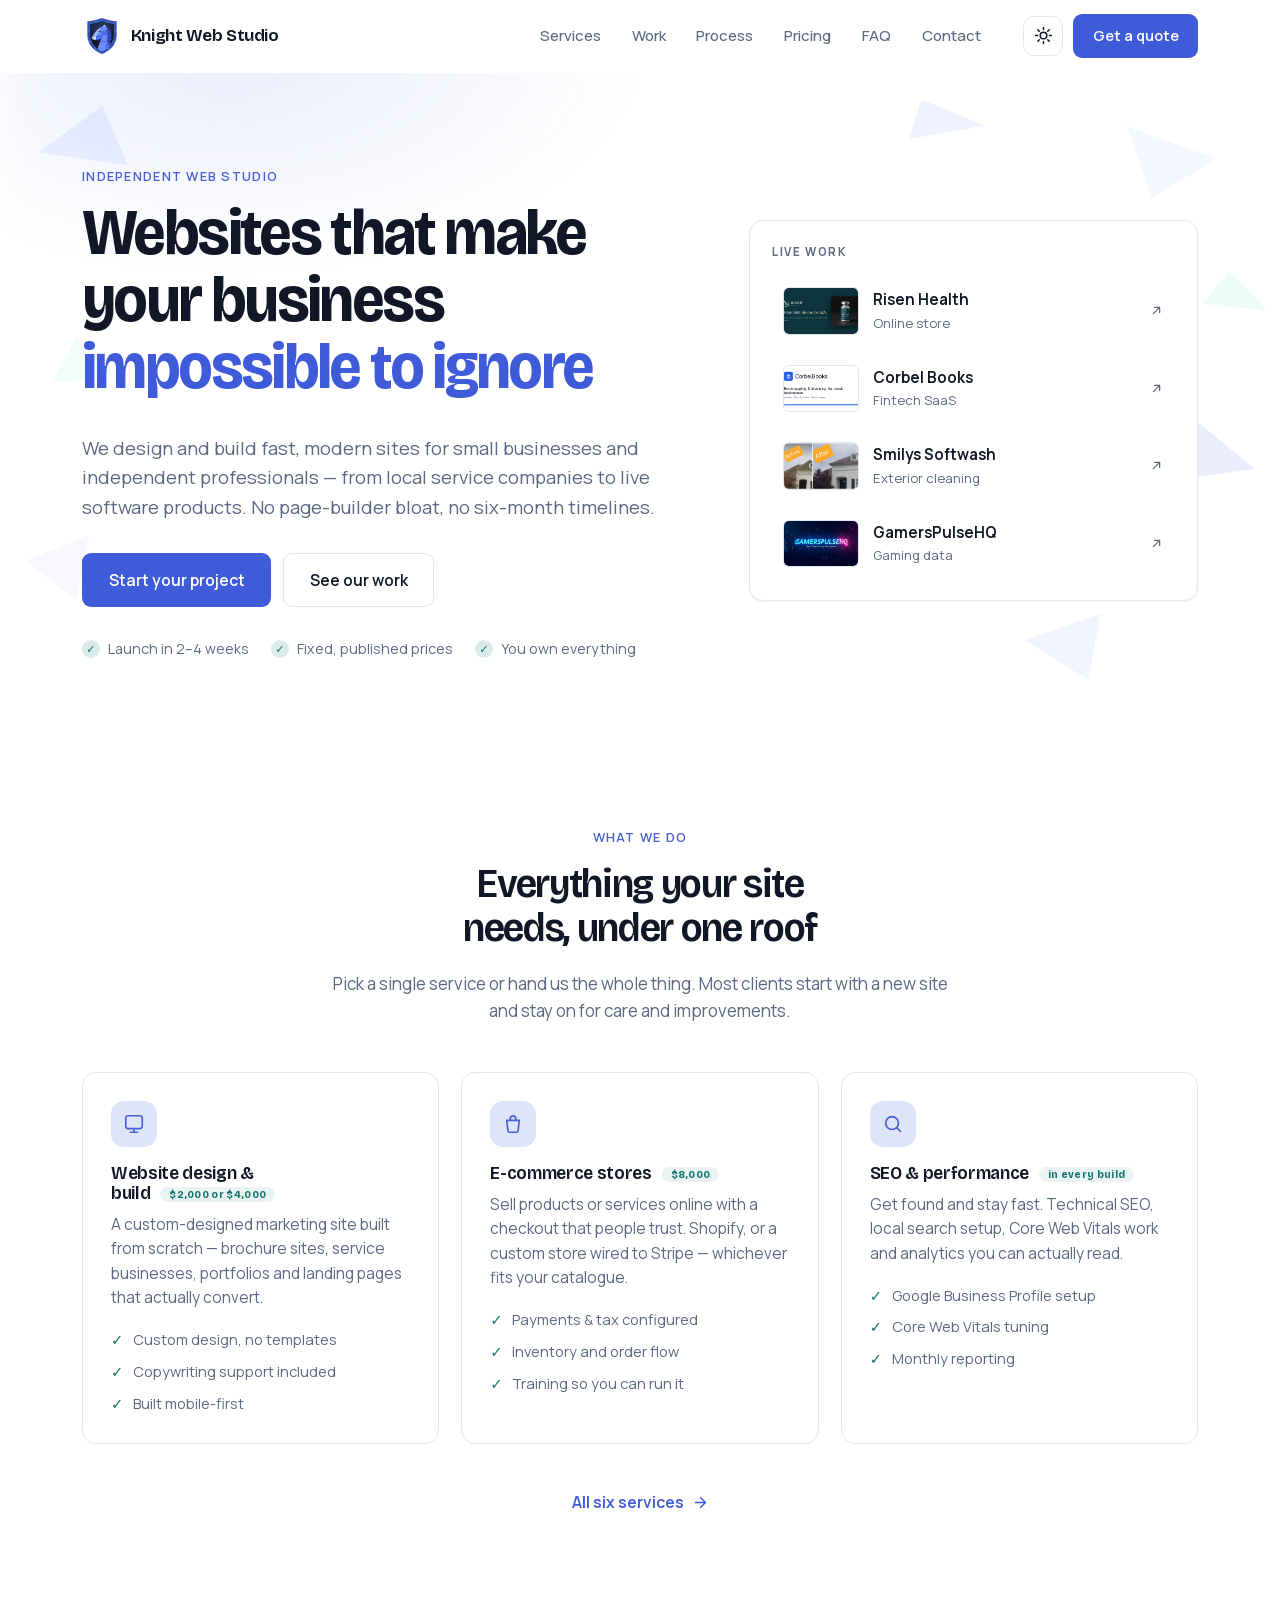
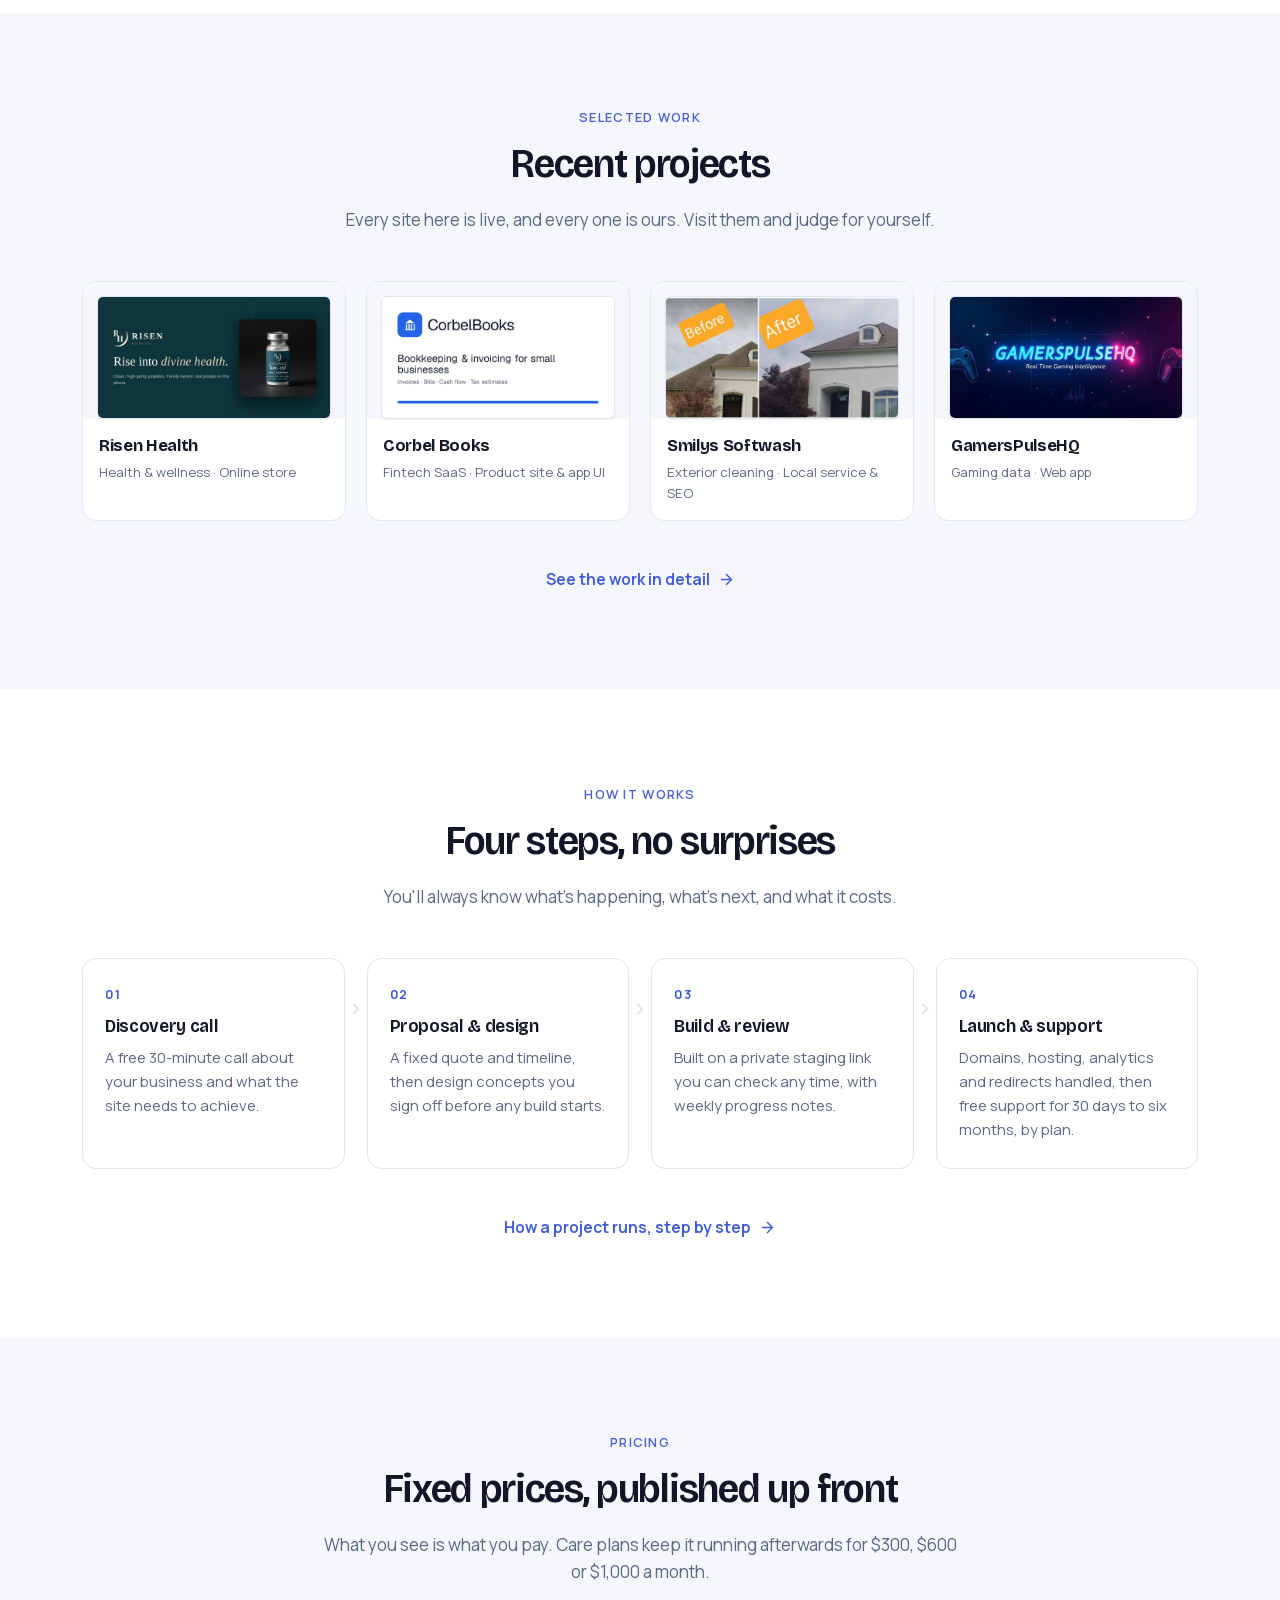
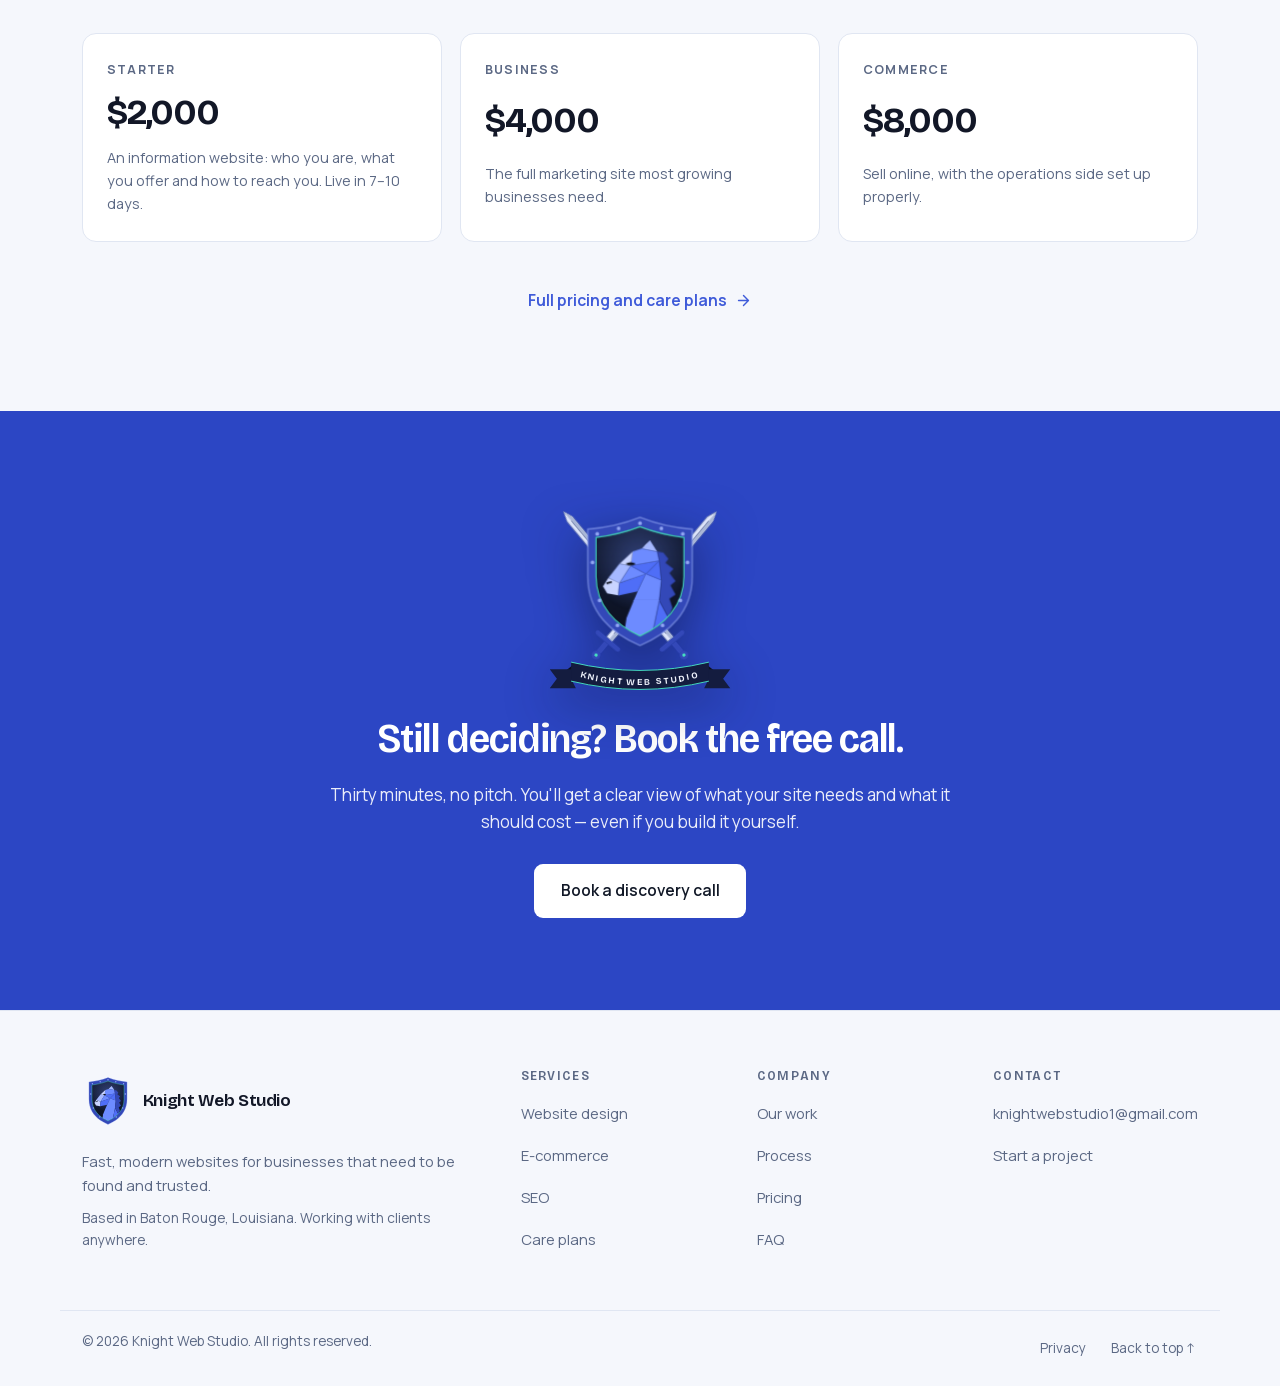
<file: index.html>
<!DOCTYPE html>
<html lang="en" data-theme="dark">
<head>
<meta charset="utf-8">
<meta name="viewport" content="width=device-width, initial-scale=1">

<title>Knight Web Studio — Websites that win you customers</title>
<meta name="description" content="We design and build fast, modern websites for small businesses. Most sites launch in 2–4 weeks, at a flat price quoted up front. No templates.">
<meta name="theme-color" content="#080b14">
<link rel="canonical" href="https://knightwebstudio.com/">

<meta property="og:type" content="website">
<meta property="og:title" content="Knight Web Studio — Websites that win you customers">
<meta property="og:description" content="We design and build fast, modern websites for small businesses. Most sites launch in 2–4 weeks, at a flat price quoted up front. No templates.">
<meta property="og:url" content="https://knightwebstudio.com/">
<meta property="og:image" content="https://knightwebstudio.com/assets/img/og-image.png">
<meta property="og:image:width" content="1200">
<meta property="og:image:height" content="630">
<meta property="og:image:alt" content="Knight Web Studio — websites that win you customers">
<meta property="og:site_name" content="Knight Web Studio">
<meta name="twitter:card" content="summary_large_image">

<link rel="icon" href="/favicon.ico" sizes="32x32">
<link rel="icon" href="/assets/img/logo.svg" type="image/svg+xml">
<link rel="apple-touch-icon" href="/assets/img/apple-touch-icon.png">
<link rel="manifest" href="/site.webmanifest">
<script>
  // Restore the saved theme before first paint, so a light-theme visitor
  // never sees a dark flash. main.js still owns the toggle itself.
  (function () {
    var d = document.documentElement; d.classList.add('js');
    // The header crest builds itself on the first page of a visit only
    try { if (!sessionStorage.getItem('kws-crest')) { d.classList.add('crest-intro'); sessionStorage.setItem('kws-crest', '1'); } } catch (e) {}
    try {
      var t = localStorage.getItem('theme');
      if (!t && matchMedia('(prefers-color-scheme: light)').matches) t = 'light';
      if (t) d.setAttribute('data-theme', t);
    } catch (e) { /* private mode */ }
  })();
</script>
<link rel="preload" href="/assets/fonts/bricolage-grotesque.woff2" as="font" type="font/woff2" crossorigin>
<link rel="preload" href="/assets/fonts/manrope.woff2" as="font" type="font/woff2" crossorigin>
<link rel="stylesheet" href="/assets/css/styles.css">

<script type="application/ld+json">
{
  "@context": "https://schema.org",
  "@graph": [
    {
      "@type": [
        "ProfessionalService",
        "Organization"
      ],
      "@id": "https://knightwebstudio.com/#org",
      "name": "Knight Web Studio",
      "description": "Web design and development studio building fast, modern websites for small businesses.",
      "url": "https://knightwebstudio.com/",
      "email": "knightwebstudio1@gmail.com",
      "logo": {
        "@type": "ImageObject",
        "url": "https://knightwebstudio.com/assets/img/logo.svg"
      },
      "image": "https://knightwebstudio.com/assets/img/og-image.png",
      "priceRange": "$$",
      "address": {
        "@type": "PostalAddress",
        "addressLocality": "Baton Rouge",
        "addressRegion": "LA",
        "addressCountry": "US"
      },
      "areaServed": "Worldwide",
      "knowsAbout": [
        "Web design",
        "Web development",
        "E-commerce",
        "SEO",
        "Website maintenance"
      ],
      "hasOfferCatalog": {
        "@type": "OfferCatalog",
        "name": "Services",
        "itemListElement": [
          {
            "@type": "Offer",
            "name": "Starter website",
            "priceCurrency": "USD",
            "price": "2000",
            "description": "Information website: who you are, what you offer and how to reach you, up to 5 pages."
          },
          {
            "@type": "Offer",
            "name": "Business website",
            "priceCurrency": "USD",
            "price": "4000",
            "description": "Full marketing site, up to 10 pages, blog and analytics."
          },
          {
            "@type": "Offer",
            "name": "Commerce website",
            "priceCurrency": "USD",
            "price": "8000",
            "description": "Online store with payments, shipping and tax configured."
          },
          {
            "@type": "Offer",
            "name": "Brand identity",
            "priceCurrency": "USD",
            "price": "1500",
            "description": "Logo and mark, colour palette, typography, brand guidelines and social templates."
          },
          {
            "@type": "Offer",
            "name": "Care plan",
            "priceCurrency": "USD",
            "price": "300",
            "description": "Hosting, backups, monitoring, updates and monthly content edits.",
            "priceSpecification": {
              "@type": "UnitPriceSpecification",
              "price": "300",
              "priceCurrency": "USD",
              "unitCode": "MON"
            }
          }
        ]
      }
    },
    {
      "@type": "WebSite",
      "@id": "https://knightwebstudio.com/#website",
      "url": "https://knightwebstudio.com/",
      "name": "Knight Web Studio",
      "publisher": {
        "@id": "https://knightwebstudio.com/#org"
      },
      "inLanguage": "en"
    }
  ]
}
</script>
</head>

<body>
<a class="skip-link" href="#main">Skip to content</a>
<!-- ===================== HEADER ===================== -->
<header class="site-header" id="site-header">
  <div class="scroll-progress" id="scroll-progress" aria-hidden="true"></div>
  <div class="container header-inner">
    <a class="brand" href="/" aria-label="Knight Web Studio home">
      <!-- art:crest-header --><svg class="crest brand-crest" viewBox="0 0 120 120" aria-hidden="true" style="--t1:#c9d4ff;--t2:#a5b8ff;--t3:#6d8bff;--t4:#4f6ef7;--t5:#3348b8;--ink:#080b14;--accent:#46e0c0;--rim:#3348b8;--rim2:#a5b8ff;--field1:#17203a;--field2:#0b1020;--ribbon:#141c3f;--ribbon2:#0b1020;--steel1:#dfe6fb;--steel2:#a9b6d6;--steel3:#7d8bb0"><defs><linearGradient id="ch-fld" x1="0" y1="0" x2="0" y2="1"><stop offset="0" stop-color="var(--field1)"/><stop offset="1" stop-color="var(--field2)"/></linearGradient><radialGradient id="ch-glow" cx=".5" cy=".42" r=".5"><stop offset="0" stop-color="#6d8bff" stop-opacity=".35"/><stop offset="1" stop-color="#6d8bff" stop-opacity="0"/></radialGradient><linearGradient id="ch-gl" x1="0" x2="1"><stop offset="0" stop-color="#fff" stop-opacity="0"/><stop offset=".5" stop-color="#fff" stop-opacity=".5"/><stop offset="1" stop-color="#fff" stop-opacity="0"/></linearGradient><clipPath id="ch-in"><path d="M60 14C73 19 88 22 97 23V56C97 81 80 97 60 106C40 97 23 81 23 56V23C32 22 47 19 60 14Z"/></clipPath><clipPath id="ch-out"><path d="M60 6C75 12 92 15 104 16V56C104 86 84 104 60 114C36 104 16 86 16 56V16C28 15 45 12 60 6Z"/></clipPath></defs><g class="a-rim"><path d="M60 6C75 12 92 15 104 16V56C104 86 84 104 60 114C36 104 16 86 16 56V16C28 15 45 12 60 6Z" fill="var(--rim)"/><path d="M60 6C75 12 92 15 104 16V56C104 86 84 104 60 114C36 104 16 86 16 56V16C28 15 45 12 60 6Z" fill="none" stroke="var(--rim2)" stroke-opacity=".55" stroke-width="1.2"/><path class="a-field" d="M60 14C73 19 88 22 97 23V56C97 81 80 97 60 106C40 97 23 81 23 56V23C32 22 47 19 60 14Z" fill="url(#ch-fld)"/></g><g clip-path="url(#ch-in)"><circle class="a-field" cx="60" cy="50" r="42" fill="url(#ch-glow)"/><g transform="translate(22 22) scale(.86)" stroke-linejoin="round"><polygon class="facet" style="--i:0;--dx:-8.0px;--dy:-6.4px" fill="var(--t2)" points="54,4 61,15 46,12"/><polygon class="facet" style="--i:1;--dx:-1.6px;--dy:6.4px" fill="var(--t1)" points="54,4 46,12 50,9"/><polygon class="facet" style="--i:2;--dx:4.8px;--dy:4.8px" fill="var(--t3)" points="37,15 46,12 61,15 63,24 35,29"/><polygon class="facet" style="--i:3;--dx:-6.4px;--dy:3.2px" fill="var(--t1)" points="37,15 24,27 35,29"/><polygon class="facet" style="--i:4;--dx:0.0px;--dy:1.6px" fill="var(--t2)" points="24,27 13,41 24,46 35,29"/><polygon class="facet" style="--i:5;--dx:6.4px;--dy:0.0px" fill="var(--t1)" points="13,41 8,49 12,56 23,58 24,46"/><polygon class="facet" style="--i:6;--dx:-4.8px;--dy:-1.6px" fill="var(--t3)" points="35,29 24,46 50,37"/><polygon class="facet" style="--i:7;--dx:1.6px;--dy:-3.2px" fill="var(--t4)" points="35,29 50,37 63,24"/><polygon class="facet" style="--i:8;--dx:8.0px;--dy:-4.8px" fill="var(--t4)" points="24,46 23,58 42,54 50,37"/><polygon class="facet" style="--i:9;--dx:-3.2px;--dy:-6.4px" fill="var(--t3)" points="50,37 42,54 38,63 63,63 65,43"/><polygon class="facet" style="--i:10;--dx:3.2px;--dy:6.4px" fill="var(--t4)" points="50,37 65,43 63,24"/><polygon class="facet" style="--i:11;--dx:-8.0px;--dy:4.8px" fill="var(--t3)" points="38,63 31,80 26,112 53,112 63,63"/><polygon class="facet" style="--i:12;--dx:-1.6px;--dy:3.2px" fill="var(--t4)" points="63,63 53,112 78,112 72,80"/><polygon class="facet" style="--i:13;--dx:4.8px;--dy:1.6px" fill="var(--t5)" points="61,15 67,16 72,22 69,26 77,32 73,36 79,44 74,48 79,57 73,61 76,70 72,80 63,63 65,43 63,24"/><path class="eye" d="M30 27Q35 24 40 27Q35 30 30 27Z" fill="var(--ink)"/><path d="M12 46L16 45" stroke="var(--ink)" stroke-width="1.6" stroke-linecap="round"/></g></g><path class="a-line" pathLength="1" d="M60 14C73 19 88 22 97 23V56C97 81 80 97 60 106C40 97 23 81 23 56V23C32 22 47 19 60 14Z" fill="none" stroke="var(--accent)" stroke-opacity=".9" stroke-width="1"/><circle class="rivet" style="--i:0" cx="24" cy="20" r="1.6" fill="var(--rim2)" fill-opacity=".85"/><circle class="rivet" style="--i:1" cx="42" cy="15.5" r="1.6" fill="var(--rim2)" fill-opacity=".85"/><circle class="rivet" style="--i:2" cx="60" cy="11" r="1.6" fill="var(--rim2)" fill-opacity=".85"/><circle class="rivet" style="--i:3" cx="78" cy="15.5" r="1.6" fill="var(--rim2)" fill-opacity=".85"/><circle class="rivet" style="--i:4" cx="96" cy="20" r="1.6" fill="var(--rim2)" fill-opacity=".85"/><circle class="rivet" style="--i:5" cx="100" cy="44" r="1.6" fill="var(--rim2)" fill-opacity=".85"/><circle class="rivet" style="--i:6" cx="20" cy="44" r="1.6" fill="var(--rim2)" fill-opacity=".85"/><circle class="rivet" style="--i:7" cx="94" cy="76" r="1.6" fill="var(--rim2)" fill-opacity=".85"/><circle class="rivet" style="--i:8" cx="26" cy="76" r="1.6" fill="var(--rim2)" fill-opacity=".85"/><circle class="rivet" style="--i:9" cx="79" cy="97" r="1.6" fill="var(--rim2)" fill-opacity=".85"/><circle class="rivet" style="--i:10" cx="41" cy="97" r="1.6" fill="var(--rim2)" fill-opacity=".85"/><g clip-path="url(#ch-out)"><g transform="rotate(20 60 60)"><rect class="a-glint" x="-60" y="-30" width="16" height="180" fill="url(#ch-gl)"/></g></g></svg><!-- /art:crest-header -->
      <span class="brand-name">Knight Web Studio</span>
    </a>

    <nav class="nav" id="nav" aria-label="Main">
      <div class="nav-inner">
        <ul class="nav-links">
          <li><a href="/services/">Services</a></li>
          <li><a href="/work/">Work</a></li>
          <li><a href="/process/">Process</a></li>
          <li><a href="/pricing/">Pricing</a></li>
          <li><a href="/faq/">FAQ</a></li>
          <li><a href="/contact/">Contact</a></li>
        </ul>
        <span class="nav-indicator" aria-hidden="true"></span>

        <!-- Overlay-only footer: on desktop this is hidden -->
        <div class="nav-foot">
          <a class="btn btn-primary btn-block" href="/contact/">Start your project</a>
          <a class="nav-mail" href="mailto:knightwebstudio1@gmail.com">knightwebstudio1@gmail.com</a>
        </div>
      </div>
    </nav>

    <div class="header-actions">
      <button class="icon-btn" id="theme-toggle" type="button"
              aria-label="Switch to light theme" title="Toggle theme">
        <svg class="icon-moon" viewBox="0 0 24 24" aria-hidden="true"><path d="M21 12.8A9 9 0 1 1 11.2 3a7 7 0 0 0 9.8 9.8Z"/></svg>
        <svg class="icon-sun" viewBox="0 0 24 24" aria-hidden="true"><circle cx="12" cy="12" r="4.2"/><path d="M12 2v2.5M12 19.5V22M2 12h2.5M19.5 12H22M4.9 4.9l1.8 1.8M17.3 17.3l1.8 1.8M19.1 4.9l-1.8 1.8M6.7 17.3l-1.8 1.8"/></svg>
      </button>
      <a class="btn btn-primary btn-sm header-cta" href="/contact/">Get a quote</a>
      <button class="icon-btn nav-toggle" id="nav-toggle" type="button"
              aria-expanded="false" aria-controls="nav" aria-label="Open menu">
        <span class="burger" aria-hidden="true"></span>
      </button>
    </div>
  </div>
</header>

<main id="main">

  <section class="hero" id="top">
    <div class="hero-glow" aria-hidden="true"></div>
    <div class="hero-art"><!-- art:shards --><svg class="shards" viewBox="0 0 100 100" preserveAspectRatio="none" aria-hidden="true" style="--t1:#c9d4ff;--t2:#a5b8ff;--t3:#6d8bff;--t4:#4f6ef7;--t5:#3348b8;--ink:#080b14;--accent:#46e0c0;--rim:#3348b8;--rim2:#a5b8ff;--field1:#17203a;--field2:#0b1020;--ribbon:#141c3f;--ribbon2:#0b1020;--steel1:#dfe6fb;--steel2:#a9b6d6;--steel3:#7d8bb0"><polygon class="shard" style="--i:0" fill="var(--t3)" fill-opacity="0.2" points="3,12 8,5 10,14"/><polygon class="shard" style="--i:1" fill="var(--t2)" fill-opacity="0.18" points="88,8 95,13 90,19"/><polygon class="shard" style="--i:2" fill="var(--t4)" fill-opacity="0.2" points="93,52 98,60 91,62"/><polygon class="shard" style="--i:3" fill="var(--t2)" fill-opacity="0.16" points="2,74 7,70 6,80"/><polygon class="shard" style="--i:4" fill="var(--t3)" fill-opacity="0.16" points="80,86 86,82 85,92"/><polygon class="shard" style="--i:5" fill="var(--accent)" fill-opacity="0.16" points="96,30 99,36 94,35"/><polygon class="shard" style="--i:6" fill="var(--accent)" fill-opacity="0.14" points="6,40 9,46 4,47"/><polygon class="shard" style="--i:7" fill="var(--t4)" fill-opacity="0.16" points="72,4 77,8 71,10"/></svg><!-- /art:shards --></div>
    <div class="container hero-inner">
      <div class="hero-copy">
        <p class="eyebrow">Independent web studio</p>
        <h1>Websites that make your business <em>impossible to ignore</em></h1>
        <p class="lede">
          We design and build fast, modern sites for small businesses and independent
          professionals — from local service companies to live software products.
          No page-builder bloat, no six-month timelines.
        </p>
        <div class="hero-cta">
          <a class="btn btn-primary" href="/contact/">Start your project</a>
          <a class="btn btn-ghost" href="/work/">See our work</a>
        </div>
        <ul class="hero-points">
          <li>Launch in 2–4 weeks</li>
          <li>Fixed, published prices</li>
          <li>You own everything</li>
        </ul>
      </div>

      <!-- Real work, not a wireframe: the strongest thing we can show is the work -->
      <aside class="hero-proof" aria-label="Recent live projects">
        <p class="proof-label">Live work</p>
        <ul class="proof-list">
          <li>
            <a href="https://risenhealthco.com" target="_blank" rel="noopener">
              <img src="/assets/img/work-risenhealthco.jpg" alt="" width="1200" height="630" loading="lazy" decoding="async">
              <span class="proof-text"><strong>Risen Health</strong><span>Online store</span></span>
              <svg class="proof-arrow" viewBox="0 0 24 24" aria-hidden="true"><path d="M7 17 17 7M9 7h8v8"/></svg>
            </a>
          </li>
          <li>
            <a href="https://corbelbooks.com" target="_blank" rel="noopener">
              <img src="/assets/img/work-corbelbooks.jpg" alt="" width="1200" height="630" loading="lazy" decoding="async">
              <span class="proof-text"><strong>Corbel Books</strong><span>Fintech SaaS</span></span>
              <svg class="proof-arrow" viewBox="0 0 24 24" aria-hidden="true"><path d="M7 17 17 7M9 7h8v8"/></svg>
            </a>
          </li>
          <li>
            <a href="https://smilyssoftwash.com" target="_blank" rel="noopener">
              <img src="/assets/img/work-smilyssoftwash.jpg" alt="" width="1200" height="600" loading="lazy" decoding="async">
              <span class="proof-text"><strong>Smilys Softwash</strong><span>Exterior cleaning</span></span>
              <svg class="proof-arrow" viewBox="0 0 24 24" aria-hidden="true"><path d="M7 17 17 7M9 7h8v8"/></svg>
            </a>
          </li>
          <li>
            <a href="https://gamerspulsehq.com" target="_blank" rel="noopener">
              <img src="/assets/img/work-gamerspulsehq.jpg" alt="" width="1200" height="630" loading="lazy" decoding="async">
              <span class="proof-text"><strong>GamersPulseHQ</strong><span>Gaming data</span></span>
              <svg class="proof-arrow" viewBox="0 0 24 24" aria-hidden="true"><path d="M7 17 17 7M9 7h8v8"/></svg>
            </a>
          </li>
        </ul>
      </aside>
    </div>
  </section>

  <section class="section" id="services">
    <div class="container">
      <header class="section-head reveal">
        <p class="eyebrow">What we do</p>
        <h2>Everything your site needs, under one roof</h2>
        <p class="section-sub">Pick a single service or hand us the whole thing. Most clients start with a new site and stay on for care and improvements.</p>
      </header>

      <div class="grid grid-3">
        <article class="card reveal">
          <div class="card-icon">
            <svg viewBox="0 0 24 24" aria-hidden="true"><path d="M3 5.5A2.5 2.5 0 0 1 5.5 3h13A2.5 2.5 0 0 1 21 5.5v9a2.5 2.5 0 0 1-2.5 2.5h-13A2.5 2.5 0 0 1 3 14.5Z"/><path d="M8 21h8M12 17v4"/></svg>
          </div>
          <h3>Website design &amp; build <span class="card-price">$2,000 or $4,000</span></h3>
          <p>A custom-designed marketing site built from scratch — brochure sites, service businesses, portfolios and landing pages that actually convert.</p>
          <ul class="ticks">
            <li>Custom design, no templates</li>
            <li>Copywriting support included</li>
            <li>Built mobile-first</li>
          </ul>
        </article>
        <article class="card reveal">
          <div class="card-icon">
            <svg viewBox="0 0 24 24" aria-hidden="true"><path d="M5.2 8h13.6l-1.2 11.3a2 2 0 0 1-2 1.7H8.4a2 2 0 0 1-2-1.7Z"/><path d="M9 8V6.2a3 3 0 0 1 6 0V8"/></svg>
          </div>
          <h3>E-commerce stores <span class="card-price">$8,000</span></h3>
          <p>Sell products or services online with a checkout that people trust. Shopify, or a custom store wired to Stripe — whichever fits your catalogue.</p>
          <ul class="ticks">
            <li>Payments &amp; tax configured</li>
            <li>Inventory and order flow</li>
            <li>Training so you can run it</li>
          </ul>
        </article>
        <article class="card reveal">
          <div class="card-icon">
            <svg viewBox="0 0 24 24" aria-hidden="true"><circle cx="11" cy="11" r="7"/><path d="m20 20-3.6-3.6"/></svg>
          </div>
          <h3>SEO &amp; performance <span class="card-price">in every build</span></h3>
          <p>Get found and stay fast. Technical SEO, local search setup, Core Web Vitals work and analytics you can actually read.</p>
          <ul class="ticks">
            <li>Google Business Profile setup</li>
            <li>Core Web Vitals tuning</li>
            <li>Monthly reporting</li>
          </ul>
        </article>
      </div>
      <p class="section-more reveal"><a class="more-link" href="/services/">All six services<svg viewBox="0 0 24 24" aria-hidden="true"><path d="M5 12h13M12 5l7 7-7 7"/></svg></a></p>
    </div>
  </section>

  <section class="section section-alt" id="work">
    <div class="container">
      <header class="section-head reveal">
        <p class="eyebrow">Selected work</p>
        <h2>Recent projects</h2>
        <p class="section-sub">Every site here is live, and every one is ours. Visit them and judge for yourself.</p>
      </header>

      <div class="mini-work-grid">
        <a class="mini-work reveal" href="https://risenhealthco.com" target="_blank" rel="noopener">
          <span class="mini-media"><img class="work-thumb" src="/assets/img/work-risenhealthco.jpg" alt="Risen Health — a vial of BPC-157 beside the tagline &quot;Rise into divine health&quot;" width="1200" height="630" loading="lazy" decoding="async"></span>
          <span class="mini-body"><strong>Risen Health</strong><span>Health &amp; wellness · Online store</span></span>
        </a>
        <a class="mini-work reveal" href="https://corbelbooks.com" target="_blank" rel="noopener">
          <span class="mini-media"><img class="work-thumb" src="/assets/img/work-corbelbooks.jpg"
               alt="Corbel Books homepage — bookkeeping and invoicing for small businesses"
               width="1200" height="630" loading="lazy" decoding="async"></span>
          <span class="mini-body"><strong>Corbel Books</strong><span>Fintech SaaS · Product site &amp; app UI</span></span>
        </a>
        <a class="mini-work reveal" href="https://smilyssoftwash.com" target="_blank" rel="noopener">
          <span class="mini-media"><img class="work-thumb" src="/assets/img/work-smilyssoftwash.jpg"
               alt="Smilys Softwash — before and after of a soft-washed roof and house exterior"
               width="1200" height="600" loading="lazy" decoding="async"></span>
          <span class="mini-body"><strong>Smilys Softwash</strong><span>Exterior cleaning · Local service &amp; SEO</span></span>
        </a>
        <a class="mini-work reveal" href="https://gamerspulsehq.com" target="_blank" rel="noopener">
          <span class="mini-media"><img class="work-thumb" src="/assets/img/work-gamerspulsehq.jpg"
               alt="GamersPulseHQ — real-time gaming intelligence platform"
               width="1200" height="630" loading="lazy" decoding="async"></span>
          <span class="mini-body"><strong>GamersPulseHQ</strong><span>Gaming data · Web app</span></span>
        </a>
      </div>
      <p class="section-more reveal"><a class="more-link" href="/work/">See the work in detail<svg viewBox="0 0 24 24" aria-hidden="true"><path d="M5 12h13M12 5l7 7-7 7"/></svg></a></p>
    </div>
  </section>

  <!-- TESTIMONIALS — EDIT ME
       Ready for real client quotes. Never invent one: an unverifiable quote
       costs more trust than an empty section. To switch it on, delete the
       two lines TESTIMONIALS-START and TESTIMONIALS-END below, then
       replace each quote, name and role. Delete any unused <figure>.
       Use the client's own words, and ask their permission first. -->
  <!-- TESTIMONIALS-START
  <section class="section" id="testimonials">
    <div class="container">
      <header class="section-head reveal">
        <p class="eyebrow">From our clients</p>
        <h2>In their words</h2>
      </header>
      <div class="quote-grid">
        <figure class="quote reveal">
          <blockquote><p>CLIENT QUOTE — one or two sentences, in their words.</p></blockquote>
          <figcaption><strong>Client name</strong><span>Role, <a href="https://smilyssoftwash.com" target="_blank" rel="noopener">Smilys Softwash</a></span></figcaption>
        </figure>
        <figure class="quote reveal">
          <blockquote><p>CLIENT QUOTE — one or two sentences, in their words.</p></blockquote>
          <figcaption><strong>Client name</strong><span>Role, <a href="https://corbelbooks.com" target="_blank" rel="noopener">Corbel Books</a></span></figcaption>
        </figure>
        <figure class="quote reveal">
          <blockquote><p>CLIENT QUOTE — one or two sentences, in their words.</p></blockquote>
          <figcaption><strong>Client name</strong><span>Role, <a href="https://gamerspulsehq.com" target="_blank" rel="noopener">GamersPulseHQ</a></span></figcaption>
        </figure>
      </div>
    </div>
  </section>
  TESTIMONIALS-END -->

  <section class="section" id="process">
    <div class="container">
      <header class="section-head reveal">
        <p class="eyebrow">How it works</p>
        <h2>Four steps, no surprises</h2>
        <p class="section-sub">You'll always know what's happening, what's next, and what it costs.</p>
      </header>

      <ol class="steps">
        <li class="step reveal">
          <span class="step-num">01</span>
          <h3>Discovery call</h3>
          <p>A free 30-minute call about your business and what the site needs to achieve.</p>
        </li>
        <li class="step reveal">
          <span class="step-num">02</span>
          <h3>Proposal &amp; design</h3>
          <p>A fixed quote and timeline, then design concepts you sign off before any build starts.</p>
        </li>
        <li class="step reveal">
          <span class="step-num">03</span>
          <h3>Build &amp; review</h3>
          <p>Built on a private staging link you can check any time, with weekly progress notes.</p>
        </li>
        <li class="step reveal">
          <span class="step-num">04</span>
          <h3>Launch &amp; support</h3>
          <p>Domains, hosting, analytics and redirects handled, then free support for 30 days to six months, by plan.</p>
        </li>
      </ol>
      <p class="section-more reveal"><a class="more-link" href="/process/">How a project runs, step by step<svg viewBox="0 0 24 24" aria-hidden="true"><path d="M5 12h13M12 5l7 7-7 7"/></svg></a></p>
    </div>
  </section>

  <section class="section section-alt" id="pricing">
    <div class="container">
      <header class="section-head reveal">
        <p class="eyebrow">Pricing</p>
        <h2>Fixed prices, published up front</h2>
        <p class="section-sub">What you see is what you pay. Care plans keep it running afterwards for $300, $600 or $1,000 a month.</p>
      </header>

      <div class="mini-price-grid">
        <a class="mini-price reveal" href="/pricing/">
          <span class="mini-price-name">Starter</span>
          <span class="mini-price-amt">$2,000</span>
          <span class="mini-price-note">An information website: who you are, what you offer and how to reach you. Live in 7–10 days.</span>
        </a>
        <a class="mini-price reveal" href="/pricing/">
          <span class="mini-price-name">Business</span>
          <span class="mini-price-amt">$4,000</span>
          <span class="mini-price-note">The full marketing site most growing businesses need.</span>
        </a>
        <a class="mini-price reveal" href="/pricing/">
          <span class="mini-price-name">Commerce</span>
          <span class="mini-price-amt">$8,000</span>
          <span class="mini-price-note">Sell online, with the operations side set up properly.</span>
        </a>
      </div>
      <p class="section-more reveal"><a class="more-link" href="/pricing/">Full pricing and care plans<svg viewBox="0 0 24 24" aria-hidden="true"><path d="M5 12h13M12 5l7 7-7 7"/></svg></a></p>
    </div>
  </section>

  <section class="cta-band">
    <div class="container cta-inner reveal">
      <div class="cta-crest"><!-- art:full-crest --><svg class="crest-full" viewBox="0 0 160 164" role="img" aria-label="Knight Web Studio crest" style="--t1:#c9d4ff;--t2:#a5b8ff;--t3:#6d8bff;--t4:#4f6ef7;--t5:#3348b8;--ink:#080b14;--accent:#46e0c0;--rim:#3348b8;--rim2:#a5b8ff;--field1:#17203a;--field2:#0b1020;--ribbon:#141c3f;--ribbon2:#0b1020;--steel1:#dfe6fb;--steel2:#a9b6d6;--steel3:#7d8bb0"><defs><linearGradient id="fc-fld" x1="0" y1="0" x2="0" y2="1"><stop offset="0" stop-color="var(--field1)"/><stop offset="1" stop-color="var(--field2)"/></linearGradient><radialGradient id="fc-glow" cx=".5" cy=".42" r=".5"><stop offset="0" stop-color="#6d8bff" stop-opacity=".35"/><stop offset="1" stop-color="#6d8bff" stop-opacity="0"/></radialGradient><linearGradient id="fc-gl" x1="0" x2="1"><stop offset="0" stop-color="#fff" stop-opacity="0"/><stop offset=".5" stop-color="#fff" stop-opacity=".5"/><stop offset="1" stop-color="#fff" stop-opacity="0"/></linearGradient><clipPath id="fc-in"><path d="M60 14C73 19 88 22 97 23V56C97 81 80 97 60 106C40 97 23 81 23 56V23C32 22 47 19 60 14Z"/></clipPath><clipPath id="fc-out"><path d="M60 6C75 12 92 15 104 16V56C104 86 84 104 60 114C36 104 16 86 16 56V16C28 15 45 12 60 6Z"/></clipPath></defs><g transform="translate(80 84) rotate(-40)"><g class="a-sw a-sw-l"><path d="M-3 40V-92L0-100L3-92V40Z" fill="var(--steel1)" stroke="var(--steel3)" stroke-width=".6"/><path d="M0-100L3-92V40H0Z" fill="var(--steel2)"/><path d="M0-90V34" stroke="var(--steel3)" stroke-width=".8"/><rect x="-13" y="40" width="26" height="4.2" rx="2.1" fill="var(--rim)"/><rect x="-2.2" y="44.2" width="4.4" height="10" fill="var(--t5)"/><circle cy="57.5" r="3.6" fill="var(--rim)"/><circle cy="57.5" r="1.4" fill="var(--accent)"/></g></g><g transform="translate(80 84) rotate(40)"><g class="a-sw a-sw-r"><path d="M-3 40V-92L0-100L3-92V40Z" fill="var(--steel1)" stroke="var(--steel3)" stroke-width=".6"/><path d="M0-100L3-92V40H0Z" fill="var(--steel2)"/><path d="M0-90V34" stroke="var(--steel3)" stroke-width=".8"/><rect x="-13" y="40" width="26" height="4.2" rx="2.1" fill="var(--rim)"/><rect x="-2.2" y="44.2" width="4.4" height="10" fill="var(--t5)"/><circle cy="57.5" r="3.6" fill="var(--rim)"/><circle cy="57.5" r="1.4" fill="var(--accent)"/></g></g><g transform="translate(20 6)"><g class="a-drop"><g class="a-rim"><path d="M60 6C75 12 92 15 104 16V56C104 86 84 104 60 114C36 104 16 86 16 56V16C28 15 45 12 60 6Z" fill="var(--rim)"/><path d="M60 6C75 12 92 15 104 16V56C104 86 84 104 60 114C36 104 16 86 16 56V16C28 15 45 12 60 6Z" fill="none" stroke="var(--rim2)" stroke-opacity=".55" stroke-width="1.2"/><path class="a-field" d="M60 14C73 19 88 22 97 23V56C97 81 80 97 60 106C40 97 23 81 23 56V23C32 22 47 19 60 14Z" fill="url(#fc-fld)"/></g><g clip-path="url(#fc-in)"><circle class="a-field" cx="60" cy="50" r="42" fill="url(#fc-glow)"/><g transform="translate(22 22) scale(.86)" stroke-linejoin="round"><polygon class="facet" style="--i:0;--dx:-8.0px;--dy:-6.4px" fill="var(--t2)" points="54,4 61,15 46,12"/><polygon class="facet" style="--i:1;--dx:-1.6px;--dy:6.4px" fill="var(--t1)" points="54,4 46,12 50,9"/><polygon class="facet" style="--i:2;--dx:4.8px;--dy:4.8px" fill="var(--t3)" points="37,15 46,12 61,15 63,24 35,29"/><polygon class="facet" style="--i:3;--dx:-6.4px;--dy:3.2px" fill="var(--t1)" points="37,15 24,27 35,29"/><polygon class="facet" style="--i:4;--dx:0.0px;--dy:1.6px" fill="var(--t2)" points="24,27 13,41 24,46 35,29"/><polygon class="facet" style="--i:5;--dx:6.4px;--dy:0.0px" fill="var(--t1)" points="13,41 8,49 12,56 23,58 24,46"/><polygon class="facet" style="--i:6;--dx:-4.8px;--dy:-1.6px" fill="var(--t3)" points="35,29 24,46 50,37"/><polygon class="facet" style="--i:7;--dx:1.6px;--dy:-3.2px" fill="var(--t4)" points="35,29 50,37 63,24"/><polygon class="facet" style="--i:8;--dx:8.0px;--dy:-4.8px" fill="var(--t4)" points="24,46 23,58 42,54 50,37"/><polygon class="facet" style="--i:9;--dx:-3.2px;--dy:-6.4px" fill="var(--t3)" points="50,37 42,54 38,63 63,63 65,43"/><polygon class="facet" style="--i:10;--dx:3.2px;--dy:6.4px" fill="var(--t4)" points="50,37 65,43 63,24"/><polygon class="facet" style="--i:11;--dx:-8.0px;--dy:4.8px" fill="var(--t3)" points="38,63 31,80 26,112 53,112 63,63"/><polygon class="facet" style="--i:12;--dx:-1.6px;--dy:3.2px" fill="var(--t4)" points="63,63 53,112 78,112 72,80"/><polygon class="facet" style="--i:13;--dx:4.8px;--dy:1.6px" fill="var(--t5)" points="61,15 67,16 72,22 69,26 77,32 73,36 79,44 74,48 79,57 73,61 76,70 72,80 63,63 65,43 63,24"/><path class="eye" d="M30 27Q35 24 40 27Q35 30 30 27Z" fill="var(--ink)"/><path d="M12 46L16 45" stroke="var(--ink)" stroke-width="1.6" stroke-linecap="round"/></g></g><path class="a-line" pathLength="1" d="M60 14C73 19 88 22 97 23V56C97 81 80 97 60 106C40 97 23 81 23 56V23C32 22 47 19 60 14Z" fill="none" stroke="var(--accent)" stroke-opacity=".9" stroke-width="1"/><circle class="rivet" style="--i:0" cx="24" cy="20" r="1.6" fill="var(--rim2)" fill-opacity=".85"/><circle class="rivet" style="--i:1" cx="42" cy="15.5" r="1.6" fill="var(--rim2)" fill-opacity=".85"/><circle class="rivet" style="--i:2" cx="60" cy="11" r="1.6" fill="var(--rim2)" fill-opacity=".85"/><circle class="rivet" style="--i:3" cx="78" cy="15.5" r="1.6" fill="var(--rim2)" fill-opacity=".85"/><circle class="rivet" style="--i:4" cx="96" cy="20" r="1.6" fill="var(--rim2)" fill-opacity=".85"/><circle class="rivet" style="--i:5" cx="100" cy="44" r="1.6" fill="var(--rim2)" fill-opacity=".85"/><circle class="rivet" style="--i:6" cx="20" cy="44" r="1.6" fill="var(--rim2)" fill-opacity=".85"/><circle class="rivet" style="--i:7" cx="94" cy="76" r="1.6" fill="var(--rim2)" fill-opacity=".85"/><circle class="rivet" style="--i:8" cx="26" cy="76" r="1.6" fill="var(--rim2)" fill-opacity=".85"/><circle class="rivet" style="--i:9" cx="79" cy="97" r="1.6" fill="var(--rim2)" fill-opacity=".85"/><circle class="rivet" style="--i:10" cx="41" cy="97" r="1.6" fill="var(--rim2)" fill-opacity=".85"/><g clip-path="url(#fc-out)"><g transform="rotate(20 60 60)"><rect class="a-glint" x="-60" y="-30" width="16" height="180" fill="url(#fc-gl)"/></g></g></g></g><g transform="translate(0 16)"><g class="a-ribbon"><path d="M14 128L24 120L22 136Z" fill="var(--ribbon2)"/><path d="M146 128L136 120L138 136Z" fill="var(--ribbon2)"/><path d="M4 124H26L22 132L26 140H4L10 132Z" fill="var(--ribbon)"/><path d="M156 124H134L138 132L134 140H156L150 132Z" fill="var(--ribbon)"/><path d="M22 118Q80 132 138 118V134Q80 148 22 134Z" fill="var(--ribbon)"/><path d="M22 118Q80 132 138 118M22 134Q80 148 138 134" fill="none" stroke="var(--accent)" stroke-width=".8"/><path id="fc-rbt" d="M28 130.5Q80 144 132 130.5" fill="none"/><text font-family="Bricolage, Manrope, system-ui, sans-serif" font-weight="700" font-size="7.4" letter-spacing="1.2" fill="#eef2fb" text-anchor="middle"><textPath href="#fc-rbt" startOffset="50%">KNIGHT WEB STUDIO</textPath></text></g></g></svg><!-- /art:full-crest --></div>
      <h2>Still deciding? Book the free call.</h2>
      <p>Thirty minutes, no pitch. You'll get a clear view of what your site needs and what it should cost — even if you build it yourself.</p>
      <a class="btn btn-light" href="/contact/" data-booking>Book a discovery call</a>
    </div>
  </section>

</main>

<!-- Mobile-only sticky CTA: the header's "Get a quote" is hidden below 980px,
     so without this there is no persistent way to convert on a phone. -->
<div class="mobile-cta" id="mobile-cta" hidden>
  <div class="mobile-cta-inner">
    <span class="mobile-cta-text">Free 30-min call<span> · no pitch</span></span>
    <a class="btn btn-primary btn-sm" href="/contact/">Get a quote</a>
  </div>
</div>

<!-- ===================== FOOTER ===================== -->
<footer class="site-footer">
  <div class="container footer-grid">
    <div class="footer-brand">
      <a class="brand" href="/">
        <!-- art:crest-footer --><svg class="crest footer-crest" viewBox="0 0 120 120" aria-hidden="true" style="--t1:#c9d4ff;--t2:#a5b8ff;--t3:#6d8bff;--t4:#4f6ef7;--t5:#3348b8;--ink:#080b14;--accent:#46e0c0;--rim:#3348b8;--rim2:#a5b8ff;--field1:#17203a;--field2:#0b1020;--ribbon:#141c3f;--ribbon2:#0b1020;--steel1:#dfe6fb;--steel2:#a9b6d6;--steel3:#7d8bb0"><defs><linearGradient id="cf-fld" x1="0" y1="0" x2="0" y2="1"><stop offset="0" stop-color="var(--field1)"/><stop offset="1" stop-color="var(--field2)"/></linearGradient><radialGradient id="cf-glow" cx=".5" cy=".42" r=".5"><stop offset="0" stop-color="#6d8bff" stop-opacity=".35"/><stop offset="1" stop-color="#6d8bff" stop-opacity="0"/></radialGradient><linearGradient id="cf-gl" x1="0" x2="1"><stop offset="0" stop-color="#fff" stop-opacity="0"/><stop offset=".5" stop-color="#fff" stop-opacity=".5"/><stop offset="1" stop-color="#fff" stop-opacity="0"/></linearGradient><clipPath id="cf-in"><path d="M60 14C73 19 88 22 97 23V56C97 81 80 97 60 106C40 97 23 81 23 56V23C32 22 47 19 60 14Z"/></clipPath><clipPath id="cf-out"><path d="M60 6C75 12 92 15 104 16V56C104 86 84 104 60 114C36 104 16 86 16 56V16C28 15 45 12 60 6Z"/></clipPath></defs><g class="a-rim"><path d="M60 6C75 12 92 15 104 16V56C104 86 84 104 60 114C36 104 16 86 16 56V16C28 15 45 12 60 6Z" fill="var(--rim)"/><path d="M60 6C75 12 92 15 104 16V56C104 86 84 104 60 114C36 104 16 86 16 56V16C28 15 45 12 60 6Z" fill="none" stroke="var(--rim2)" stroke-opacity=".55" stroke-width="1.2"/><path class="a-field" d="M60 14C73 19 88 22 97 23V56C97 81 80 97 60 106C40 97 23 81 23 56V23C32 22 47 19 60 14Z" fill="url(#cf-fld)"/></g><g clip-path="url(#cf-in)"><circle class="a-field" cx="60" cy="50" r="42" fill="url(#cf-glow)"/><g transform="translate(22 22) scale(.86)" stroke-linejoin="round"><polygon class="facet" style="--i:0;--dx:-8.0px;--dy:-6.4px" fill="var(--t2)" points="54,4 61,15 46,12"/><polygon class="facet" style="--i:1;--dx:-1.6px;--dy:6.4px" fill="var(--t1)" points="54,4 46,12 50,9"/><polygon class="facet" style="--i:2;--dx:4.8px;--dy:4.8px" fill="var(--t3)" points="37,15 46,12 61,15 63,24 35,29"/><polygon class="facet" style="--i:3;--dx:-6.4px;--dy:3.2px" fill="var(--t1)" points="37,15 24,27 35,29"/><polygon class="facet" style="--i:4;--dx:0.0px;--dy:1.6px" fill="var(--t2)" points="24,27 13,41 24,46 35,29"/><polygon class="facet" style="--i:5;--dx:6.4px;--dy:0.0px" fill="var(--t1)" points="13,41 8,49 12,56 23,58 24,46"/><polygon class="facet" style="--i:6;--dx:-4.8px;--dy:-1.6px" fill="var(--t3)" points="35,29 24,46 50,37"/><polygon class="facet" style="--i:7;--dx:1.6px;--dy:-3.2px" fill="var(--t4)" points="35,29 50,37 63,24"/><polygon class="facet" style="--i:8;--dx:8.0px;--dy:-4.8px" fill="var(--t4)" points="24,46 23,58 42,54 50,37"/><polygon class="facet" style="--i:9;--dx:-3.2px;--dy:-6.4px" fill="var(--t3)" points="50,37 42,54 38,63 63,63 65,43"/><polygon class="facet" style="--i:10;--dx:3.2px;--dy:6.4px" fill="var(--t4)" points="50,37 65,43 63,24"/><polygon class="facet" style="--i:11;--dx:-8.0px;--dy:4.8px" fill="var(--t3)" points="38,63 31,80 26,112 53,112 63,63"/><polygon class="facet" style="--i:12;--dx:-1.6px;--dy:3.2px" fill="var(--t4)" points="63,63 53,112 78,112 72,80"/><polygon class="facet" style="--i:13;--dx:4.8px;--dy:1.6px" fill="var(--t5)" points="61,15 67,16 72,22 69,26 77,32 73,36 79,44 74,48 79,57 73,61 76,70 72,80 63,63 65,43 63,24"/><path class="eye" d="M30 27Q35 24 40 27Q35 30 30 27Z" fill="var(--ink)"/><path d="M12 46L16 45" stroke="var(--ink)" stroke-width="1.6" stroke-linecap="round"/></g></g><path class="a-line" pathLength="1" d="M60 14C73 19 88 22 97 23V56C97 81 80 97 60 106C40 97 23 81 23 56V23C32 22 47 19 60 14Z" fill="none" stroke="var(--accent)" stroke-opacity=".9" stroke-width="1"/><circle class="rivet" style="--i:0" cx="24" cy="20" r="1.6" fill="var(--rim2)" fill-opacity=".85"/><circle class="rivet" style="--i:1" cx="42" cy="15.5" r="1.6" fill="var(--rim2)" fill-opacity=".85"/><circle class="rivet" style="--i:2" cx="60" cy="11" r="1.6" fill="var(--rim2)" fill-opacity=".85"/><circle class="rivet" style="--i:3" cx="78" cy="15.5" r="1.6" fill="var(--rim2)" fill-opacity=".85"/><circle class="rivet" style="--i:4" cx="96" cy="20" r="1.6" fill="var(--rim2)" fill-opacity=".85"/><circle class="rivet" style="--i:5" cx="100" cy="44" r="1.6" fill="var(--rim2)" fill-opacity=".85"/><circle class="rivet" style="--i:6" cx="20" cy="44" r="1.6" fill="var(--rim2)" fill-opacity=".85"/><circle class="rivet" style="--i:7" cx="94" cy="76" r="1.6" fill="var(--rim2)" fill-opacity=".85"/><circle class="rivet" style="--i:8" cx="26" cy="76" r="1.6" fill="var(--rim2)" fill-opacity=".85"/><circle class="rivet" style="--i:9" cx="79" cy="97" r="1.6" fill="var(--rim2)" fill-opacity=".85"/><circle class="rivet" style="--i:10" cx="41" cy="97" r="1.6" fill="var(--rim2)" fill-opacity=".85"/><g clip-path="url(#cf-out)"><g transform="rotate(20 60 60)"><rect class="a-glint" x="-60" y="-30" width="16" height="180" fill="url(#cf-gl)"/></g></g></svg><!-- /art:crest-footer -->
        <span class="brand-name">Knight Web Studio</span>
      </a>
      <p>Fast, modern websites for businesses that need to be found and trusted.</p>
      <!-- EDIT ME: location. Also in the JSON-LD address and on the contact page. -->
      <p class="footer-loc">Based in Baton Rouge, Louisiana. Working with clients anywhere.</p>
    </div>

    <nav class="footer-col" aria-label="Services">
      <h3>Services</h3>
      <a href="/services/">Website design</a>
      <a href="/services/">E-commerce</a>
      <a href="/services/">SEO</a>
      <a href="/services/">Care plans</a>
    </nav>

    <nav class="footer-col" aria-label="Company">
      <h3>Company</h3>
      <a href="/work/">Our work</a>
      <a href="/process/">Process</a>
      <a href="/pricing/">Pricing</a>
      <a href="/faq/">FAQ</a>
    </nav>

    <nav class="footer-col" aria-label="Contact">
      <h3>Contact</h3>
      <a href="mailto:knightwebstudio1@gmail.com">knightwebstudio1@gmail.com</a>
      <a href="/contact/">Start a project</a>
    </nav>
  </div>

  <div class="container footer-bottom">
    <p>&copy; <span id="year">2026</span> Knight Web Studio. All rights reserved.</p>
    <p class="footer-links"><a href="/privacy/">Privacy</a><a href="#top">Back to top ↑</a></p>
  </div>
</footer>
<script src="/assets/js/main.js" defer></script>
</body>
</html>
</file>
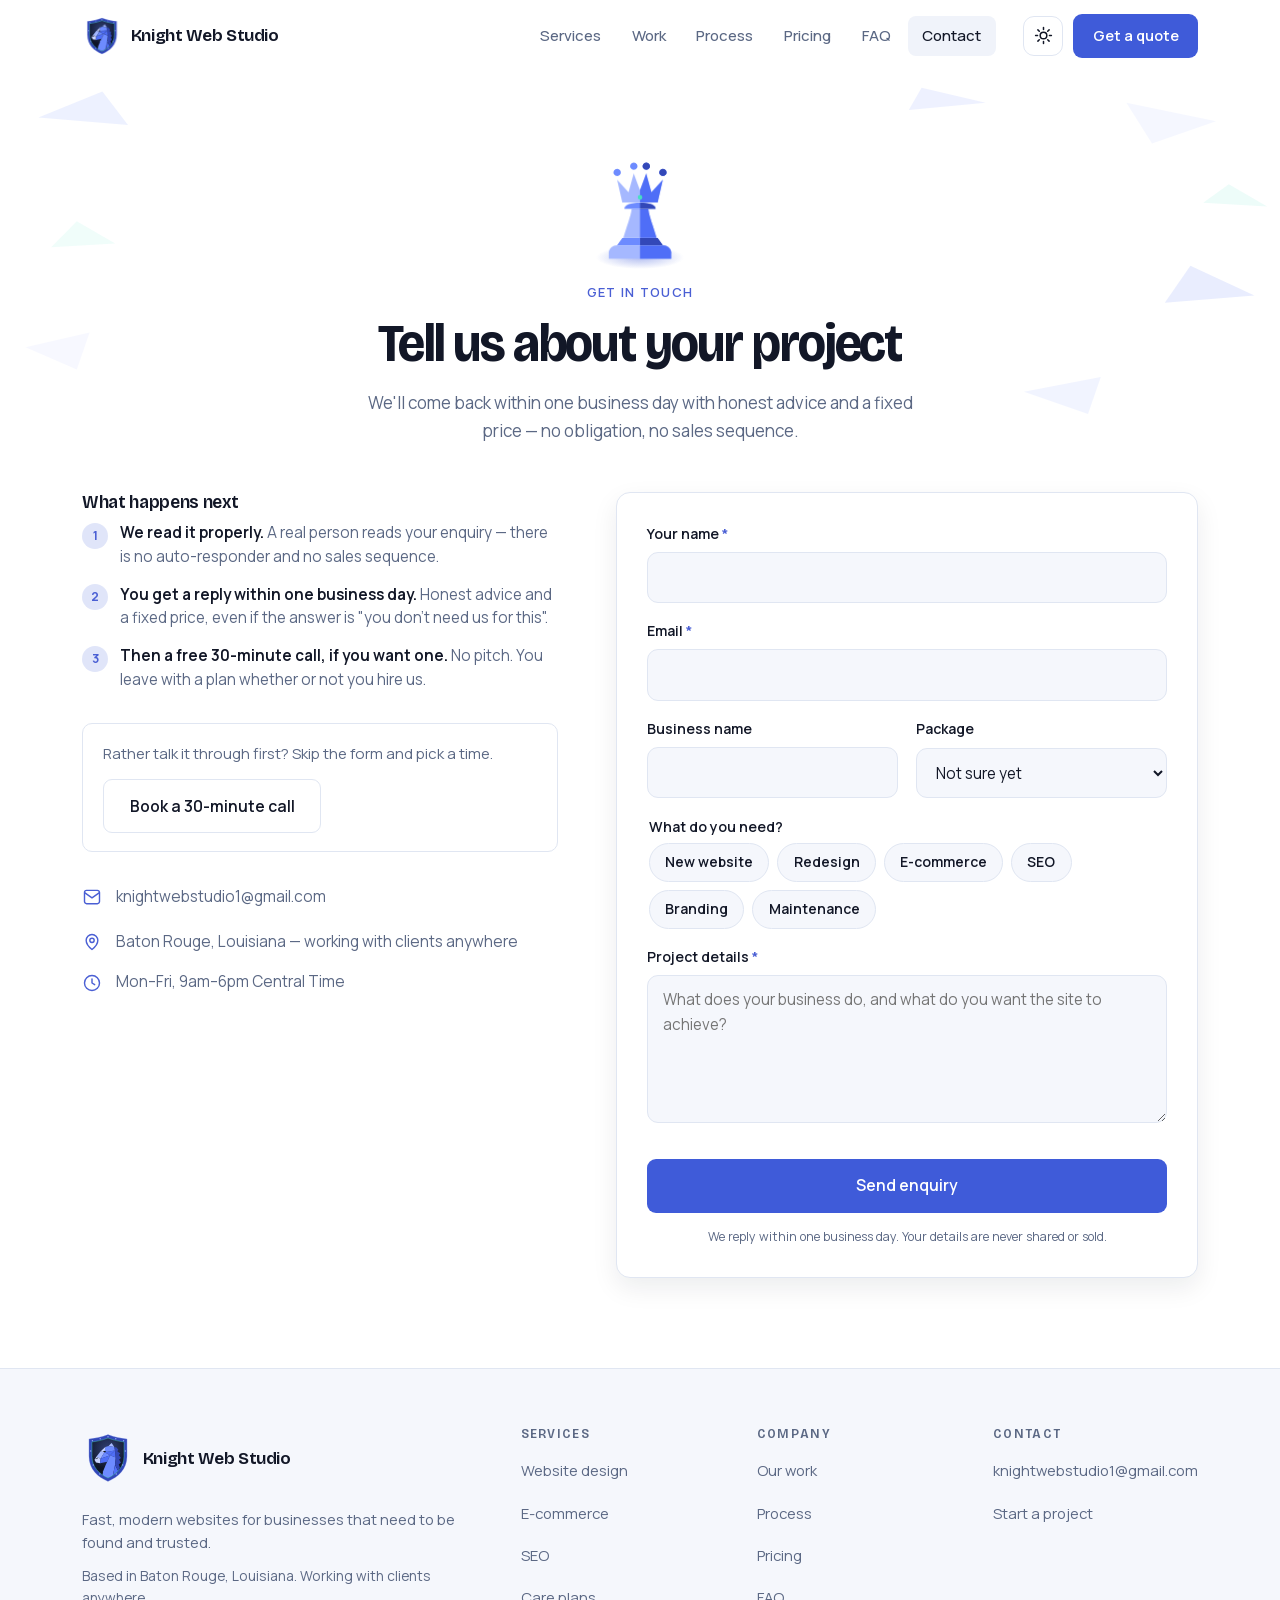
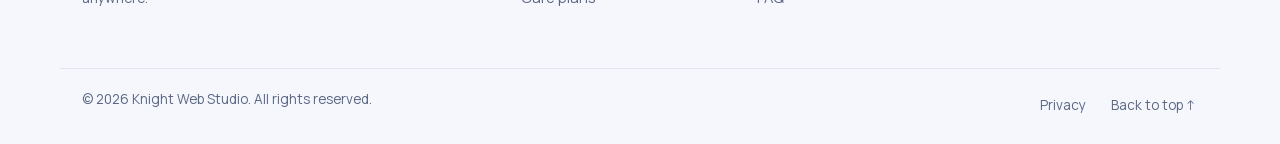
<file: contact/index.html>
<!DOCTYPE html>
<html lang="en" data-theme="dark">
<head>
<meta charset="utf-8">
<meta name="viewport" content="width=device-width, initial-scale=1">

<title>Get a quote — Knight Web Studio</title>
<meta name="description" content="Tell us about your project and get honest advice and a fixed price within one business day.">
<meta name="theme-color" content="#080b14">
<link rel="canonical" href="https://knightwebstudio.com/contact/">

<meta property="og:type" content="website">
<meta property="og:title" content="Get a quote — Knight Web Studio">
<meta property="og:description" content="Tell us about your project and get honest advice and a fixed price within one business day.">
<meta property="og:url" content="https://knightwebstudio.com/contact/">
<meta property="og:image" content="https://knightwebstudio.com/assets/img/og-image.png">
<meta property="og:image:width" content="1200">
<meta property="og:image:height" content="630">
<meta property="og:image:alt" content="Knight Web Studio — websites that win you customers">
<meta property="og:site_name" content="Knight Web Studio">
<meta name="twitter:card" content="summary_large_image">

<link rel="icon" href="/favicon.ico" sizes="32x32">
<link rel="icon" href="/assets/img/logo.svg" type="image/svg+xml">
<link rel="apple-touch-icon" href="/assets/img/apple-touch-icon.png">
<link rel="manifest" href="/site.webmanifest">
<link rel="preconnect" href="https://js.hcaptcha.com" crossorigin>
<link rel="dns-prefetch" href="https://js.hcaptcha.com">
<script>
  // Restore the saved theme before first paint, so a light-theme visitor
  // never sees a dark flash. main.js still owns the toggle itself.
  (function () {
    var d = document.documentElement; d.classList.add('js');
    // The header crest builds itself on the first page of a visit only
    try { if (!sessionStorage.getItem('kws-crest')) { d.classList.add('crest-intro'); sessionStorage.setItem('kws-crest', '1'); } } catch (e) {}
    try {
      var t = localStorage.getItem('theme');
      if (!t && matchMedia('(prefers-color-scheme: light)').matches) t = 'light';
      if (t) d.setAttribute('data-theme', t);
    } catch (e) { /* private mode */ }
  })();
</script>
<link rel="preload" href="/assets/fonts/bricolage-grotesque.woff2" as="font" type="font/woff2" crossorigin>
<link rel="preload" href="/assets/fonts/manrope.woff2" as="font" type="font/woff2" crossorigin>
<link rel="stylesheet" href="/assets/css/styles.css">

<script type="application/ld+json">
{
  "@context": "https://schema.org",
  "@graph": [
    {
      "@type": [
        "ProfessionalService",
        "Organization"
      ],
      "@id": "https://knightwebstudio.com/#org",
      "name": "Knight Web Studio",
      "description": "Web design and development studio building fast, modern websites for small businesses.",
      "url": "https://knightwebstudio.com/",
      "email": "knightwebstudio1@gmail.com",
      "logo": {
        "@type": "ImageObject",
        "url": "https://knightwebstudio.com/assets/img/logo.svg"
      },
      "image": "https://knightwebstudio.com/assets/img/og-image.png",
      "priceRange": "$$",
      "address": {
        "@type": "PostalAddress",
        "addressLocality": "Baton Rouge",
        "addressRegion": "LA",
        "addressCountry": "US"
      },
      "areaServed": "Worldwide",
      "knowsAbout": [
        "Web design",
        "Web development",
        "E-commerce",
        "SEO",
        "Website maintenance"
      ],
      "hasOfferCatalog": {
        "@type": "OfferCatalog",
        "name": "Services",
        "itemListElement": [
          {
            "@type": "Offer",
            "name": "Starter website",
            "priceCurrency": "USD",
            "price": "2000",
            "description": "Information website: who you are, what you offer and how to reach you, up to 5 pages."
          },
          {
            "@type": "Offer",
            "name": "Business website",
            "priceCurrency": "USD",
            "price": "4000",
            "description": "Full marketing site, up to 10 pages, blog and analytics."
          },
          {
            "@type": "Offer",
            "name": "Commerce website",
            "priceCurrency": "USD",
            "price": "8000",
            "description": "Online store with payments, shipping and tax configured."
          },
          {
            "@type": "Offer",
            "name": "Brand identity",
            "priceCurrency": "USD",
            "price": "1500",
            "description": "Logo and mark, colour palette, typography, brand guidelines and social templates."
          },
          {
            "@type": "Offer",
            "name": "Care plan",
            "priceCurrency": "USD",
            "price": "300",
            "description": "Hosting, backups, monitoring, updates and monthly content edits.",
            "priceSpecification": {
              "@type": "UnitPriceSpecification",
              "price": "300",
              "priceCurrency": "USD",
              "unitCode": "MON"
            }
          }
        ]
      }
    },
    {
      "@type": "WebSite",
      "@id": "https://knightwebstudio.com/#website",
      "url": "https://knightwebstudio.com/",
      "name": "Knight Web Studio",
      "publisher": {
        "@id": "https://knightwebstudio.com/#org"
      },
      "inLanguage": "en"
    }
  ]
}
</script>
<script type="application/ld+json">
{
  "@context": "https://schema.org",
  "@type": "BreadcrumbList",
  "itemListElement": [
    {
      "@type": "ListItem",
      "position": 1,
      "name": "Home",
      "item": "https://knightwebstudio.com/"
    },
    {
      "@type": "ListItem",
      "position": 2,
      "name": "Contact",
      "item": "https://knightwebstudio.com/contact/"
    }
  ]
}
</script>
</head>

<body>
<a class="skip-link" href="#main">Skip to content</a>
<!-- ===================== HEADER ===================== -->
<header class="site-header" id="site-header">
  <div class="scroll-progress" id="scroll-progress" aria-hidden="true"></div>
  <div class="container header-inner">
    <a class="brand" href="/" aria-label="Knight Web Studio home">
      <!-- art:crest-header --><svg class="crest brand-crest" viewBox="0 0 120 120" aria-hidden="true" style="--t1:#c9d4ff;--t2:#a5b8ff;--t3:#6d8bff;--t4:#4f6ef7;--t5:#3348b8;--ink:#080b14;--accent:#46e0c0;--rim:#3348b8;--rim2:#a5b8ff;--field1:#17203a;--field2:#0b1020;--ribbon:#141c3f;--ribbon2:#0b1020;--steel1:#dfe6fb;--steel2:#a9b6d6;--steel3:#7d8bb0"><defs><linearGradient id="ch-fld" x1="0" y1="0" x2="0" y2="1"><stop offset="0" stop-color="var(--field1)"/><stop offset="1" stop-color="var(--field2)"/></linearGradient><radialGradient id="ch-glow" cx=".5" cy=".42" r=".5"><stop offset="0" stop-color="#6d8bff" stop-opacity=".35"/><stop offset="1" stop-color="#6d8bff" stop-opacity="0"/></radialGradient><linearGradient id="ch-gl" x1="0" x2="1"><stop offset="0" stop-color="#fff" stop-opacity="0"/><stop offset=".5" stop-color="#fff" stop-opacity=".5"/><stop offset="1" stop-color="#fff" stop-opacity="0"/></linearGradient><clipPath id="ch-in"><path d="M60 14C73 19 88 22 97 23V56C97 81 80 97 60 106C40 97 23 81 23 56V23C32 22 47 19 60 14Z"/></clipPath><clipPath id="ch-out"><path d="M60 6C75 12 92 15 104 16V56C104 86 84 104 60 114C36 104 16 86 16 56V16C28 15 45 12 60 6Z"/></clipPath></defs><g class="a-rim"><path d="M60 6C75 12 92 15 104 16V56C104 86 84 104 60 114C36 104 16 86 16 56V16C28 15 45 12 60 6Z" fill="var(--rim)"/><path d="M60 6C75 12 92 15 104 16V56C104 86 84 104 60 114C36 104 16 86 16 56V16C28 15 45 12 60 6Z" fill="none" stroke="var(--rim2)" stroke-opacity=".55" stroke-width="1.2"/><path class="a-field" d="M60 14C73 19 88 22 97 23V56C97 81 80 97 60 106C40 97 23 81 23 56V23C32 22 47 19 60 14Z" fill="url(#ch-fld)"/></g><g clip-path="url(#ch-in)"><circle class="a-field" cx="60" cy="50" r="42" fill="url(#ch-glow)"/><g transform="translate(22 22) scale(.86)" stroke-linejoin="round"><polygon class="facet" style="--i:0;--dx:-8.0px;--dy:-6.4px" fill="var(--t2)" points="54,4 61,15 46,12"/><polygon class="facet" style="--i:1;--dx:-1.6px;--dy:6.4px" fill="var(--t1)" points="54,4 46,12 50,9"/><polygon class="facet" style="--i:2;--dx:4.8px;--dy:4.8px" fill="var(--t3)" points="37,15 46,12 61,15 63,24 35,29"/><polygon class="facet" style="--i:3;--dx:-6.4px;--dy:3.2px" fill="var(--t1)" points="37,15 24,27 35,29"/><polygon class="facet" style="--i:4;--dx:0.0px;--dy:1.6px" fill="var(--t2)" points="24,27 13,41 24,46 35,29"/><polygon class="facet" style="--i:5;--dx:6.4px;--dy:0.0px" fill="var(--t1)" points="13,41 8,49 12,56 23,58 24,46"/><polygon class="facet" style="--i:6;--dx:-4.8px;--dy:-1.6px" fill="var(--t3)" points="35,29 24,46 50,37"/><polygon class="facet" style="--i:7;--dx:1.6px;--dy:-3.2px" fill="var(--t4)" points="35,29 50,37 63,24"/><polygon class="facet" style="--i:8;--dx:8.0px;--dy:-4.8px" fill="var(--t4)" points="24,46 23,58 42,54 50,37"/><polygon class="facet" style="--i:9;--dx:-3.2px;--dy:-6.4px" fill="var(--t3)" points="50,37 42,54 38,63 63,63 65,43"/><polygon class="facet" style="--i:10;--dx:3.2px;--dy:6.4px" fill="var(--t4)" points="50,37 65,43 63,24"/><polygon class="facet" style="--i:11;--dx:-8.0px;--dy:4.8px" fill="var(--t3)" points="38,63 31,80 26,112 53,112 63,63"/><polygon class="facet" style="--i:12;--dx:-1.6px;--dy:3.2px" fill="var(--t4)" points="63,63 53,112 78,112 72,80"/><polygon class="facet" style="--i:13;--dx:4.8px;--dy:1.6px" fill="var(--t5)" points="61,15 67,16 72,22 69,26 77,32 73,36 79,44 74,48 79,57 73,61 76,70 72,80 63,63 65,43 63,24"/><path class="eye" d="M30 27Q35 24 40 27Q35 30 30 27Z" fill="var(--ink)"/><path d="M12 46L16 45" stroke="var(--ink)" stroke-width="1.6" stroke-linecap="round"/></g></g><path class="a-line" pathLength="1" d="M60 14C73 19 88 22 97 23V56C97 81 80 97 60 106C40 97 23 81 23 56V23C32 22 47 19 60 14Z" fill="none" stroke="var(--accent)" stroke-opacity=".9" stroke-width="1"/><circle class="rivet" style="--i:0" cx="24" cy="20" r="1.6" fill="var(--rim2)" fill-opacity=".85"/><circle class="rivet" style="--i:1" cx="42" cy="15.5" r="1.6" fill="var(--rim2)" fill-opacity=".85"/><circle class="rivet" style="--i:2" cx="60" cy="11" r="1.6" fill="var(--rim2)" fill-opacity=".85"/><circle class="rivet" style="--i:3" cx="78" cy="15.5" r="1.6" fill="var(--rim2)" fill-opacity=".85"/><circle class="rivet" style="--i:4" cx="96" cy="20" r="1.6" fill="var(--rim2)" fill-opacity=".85"/><circle class="rivet" style="--i:5" cx="100" cy="44" r="1.6" fill="var(--rim2)" fill-opacity=".85"/><circle class="rivet" style="--i:6" cx="20" cy="44" r="1.6" fill="var(--rim2)" fill-opacity=".85"/><circle class="rivet" style="--i:7" cx="94" cy="76" r="1.6" fill="var(--rim2)" fill-opacity=".85"/><circle class="rivet" style="--i:8" cx="26" cy="76" r="1.6" fill="var(--rim2)" fill-opacity=".85"/><circle class="rivet" style="--i:9" cx="79" cy="97" r="1.6" fill="var(--rim2)" fill-opacity=".85"/><circle class="rivet" style="--i:10" cx="41" cy="97" r="1.6" fill="var(--rim2)" fill-opacity=".85"/><g clip-path="url(#ch-out)"><g transform="rotate(20 60 60)"><rect class="a-glint" x="-60" y="-30" width="16" height="180" fill="url(#ch-gl)"/></g></g></svg><!-- /art:crest-header -->
      <span class="brand-name">Knight Web Studio</span>
    </a>

    <nav class="nav" id="nav" aria-label="Main">
      <div class="nav-inner">
        <ul class="nav-links">
          <li><a href="/services/">Services</a></li>
          <li><a href="/work/">Work</a></li>
          <li><a href="/process/">Process</a></li>
          <li><a href="/pricing/">Pricing</a></li>
          <li><a href="/faq/">FAQ</a></li>
          <li><a href="/contact/" aria-current="page">Contact</a></li>
        </ul>
        <span class="nav-indicator" aria-hidden="true"></span>

        <!-- Overlay-only footer: on desktop this is hidden -->
        <div class="nav-foot">
          <a class="btn btn-primary btn-block" href="/contact/">Start your project</a>
          <a class="nav-mail" href="mailto:knightwebstudio1@gmail.com">knightwebstudio1@gmail.com</a>
        </div>
      </div>
    </nav>

    <div class="header-actions">
      <button class="icon-btn" id="theme-toggle" type="button"
              aria-label="Switch to light theme" title="Toggle theme">
        <svg class="icon-moon" viewBox="0 0 24 24" aria-hidden="true"><path d="M21 12.8A9 9 0 1 1 11.2 3a7 7 0 0 0 9.8 9.8Z"/></svg>
        <svg class="icon-sun" viewBox="0 0 24 24" aria-hidden="true"><circle cx="12" cy="12" r="4.2"/><path d="M12 2v2.5M12 19.5V22M2 12h2.5M19.5 12H22M4.9 4.9l1.8 1.8M17.3 17.3l1.8 1.8M19.1 4.9l-1.8 1.8M6.7 17.3l-1.8 1.8"/></svg>
      </button>
      <a class="btn btn-primary btn-sm header-cta" href="/contact/">Get a quote</a>
      <button class="icon-btn nav-toggle" id="nav-toggle" type="button"
              aria-expanded="false" aria-controls="nav" aria-label="Open menu">
        <span class="burger" aria-hidden="true"></span>
      </button>
    </div>
  </div>
</header>

<main id="main">

  <section class="page-head-wrap">
    <div class="hero-art"><!-- art:shards --><svg class="shards" viewBox="0 0 100 100" preserveAspectRatio="none" aria-hidden="true" style="--t1:#c9d4ff;--t2:#a5b8ff;--t3:#6d8bff;--t4:#4f6ef7;--t5:#3348b8;--ink:#080b14;--accent:#46e0c0;--rim:#3348b8;--rim2:#a5b8ff;--field1:#17203a;--field2:#0b1020;--ribbon:#141c3f;--ribbon2:#0b1020;--steel1:#dfe6fb;--steel2:#a9b6d6;--steel3:#7d8bb0"><polygon class="shard" style="--i:0" fill="var(--t3)" fill-opacity="0.2" points="3,12 8,5 10,14"/><polygon class="shard" style="--i:1" fill="var(--t2)" fill-opacity="0.18" points="88,8 95,13 90,19"/><polygon class="shard" style="--i:2" fill="var(--t4)" fill-opacity="0.2" points="93,52 98,60 91,62"/><polygon class="shard" style="--i:3" fill="var(--t2)" fill-opacity="0.16" points="2,74 7,70 6,80"/><polygon class="shard" style="--i:4" fill="var(--t3)" fill-opacity="0.16" points="80,86 86,82 85,92"/><polygon class="shard" style="--i:5" fill="var(--accent)" fill-opacity="0.16" points="96,30 99,36 94,35"/><polygon class="shard" style="--i:6" fill="var(--accent)" fill-opacity="0.14" points="6,40 9,46 4,47"/><polygon class="shard" style="--i:7" fill="var(--t4)" fill-opacity="0.16" points="72,4 77,8 71,10"/></svg><!-- /art:shards --></div>
    <div class="container">
      <header class="page-head">
        <div class="page-art"><!-- art:piece-queen --><svg class="piece piece-queen" viewBox="0 0 100 100" aria-hidden="true" style="--t1:#c9d4ff;--t2:#a5b8ff;--t3:#6d8bff;--t4:#4f6ef7;--t5:#3348b8;--ink:#080b14;--accent:#46e0c0;--rim:#3348b8;--rim2:#a5b8ff;--field1:#17203a;--field2:#0b1020;--ribbon:#141c3f;--ribbon2:#0b1020;--steel1:#dfe6fb;--steel2:#a9b6d6;--steel3:#7d8bb0"><defs><clipPath id="pc-queen-r"><rect x="50" y="0" width="50" height="100"/></clipPath></defs><g class="sect" style="--i:0"><path d="M20 94H80V88C80 84 76 81 72 81H28C24 81 20 84 20 88Z" fill="var(--t2)"/><path d="M20 94H80V88C80 84 76 81 72 81H28C24 81 20 84 20 88Z" fill="var(--t4)" clip-path="url(#pc-queen-r)"/></g><g class="sect" style="--i:1"><path d="M28 81H72L67 74H33Z" fill="var(--t3)"/><path d="M28 81H72L67 74H33Z" fill="var(--t5)" clip-path="url(#pc-queen-r)"/></g><g class="sect" style="--i:2"><path d="M34 74C37 63 41 54 42 46H58C59 54 63 63 66 74Z" fill="var(--t2)"/><path d="M34 74C37 63 41 54 42 46H58C59 54 63 63 66 74Z" fill="var(--t4)" clip-path="url(#pc-queen-r)"/></g><g class="sect" style="--i:3"><path d="M35 46H65C65 42 59 40 50 40C41 40 35 42 35 46Z" fill="var(--t3)"/><path d="M35 46H65C65 42 59 40 50 40C41 40 35 42 35 46Z" fill="var(--t5)" clip-path="url(#pc-queen-r)"/></g><g class="sect" style="--i:4"><path d="M33 40L28 18L39 30L44 12L50 28L56 12L61 30L72 18L67 40Z" fill="var(--t2)"/><path d="M33 40L28 18L39 30L44 12L50 28L56 12L61 30L72 18L67 40Z" fill="var(--t4)" clip-path="url(#pc-queen-r)"/></g><g class="sect" style="--i:5"><path d="M28 7.5a3.5 3.5 0 1 0 .01 0ZM44 1.5a3.5 3.5 0 1 0 .01 0ZM56 1.5a3.5 3.5 0 1 0 .01 0ZM72 7.5a3.5 3.5 0 1 0 .01 0Z" fill="var(--t3)"/><path d="M28 7.5a3.5 3.5 0 1 0 .01 0ZM44 1.5a3.5 3.5 0 1 0 .01 0ZM56 1.5a3.5 3.5 0 1 0 .01 0ZM72 7.5a3.5 3.5 0 1 0 .01 0Z" fill="var(--t5)" clip-path="url(#pc-queen-r)"/></g><g class="sect" style="--i:6"><circle cx="50" cy="35" r="2.2" fill="var(--accent)"/></g></svg><!-- /art:piece-queen --></div>
        <p class="eyebrow">Get in touch</p>
        <h1>Tell us about your project</h1>
        <p class="section-sub">We'll come back within one business day with honest advice and a fixed price — no obligation, no sales sequence.</p>
      </header>
    </div>
  </section>

  <section class="section" id="contact">
    <div class="container">
      <div class="contact-wrap">
        <div class="contact-copy reveal">
          <h2 class="h3">What happens next</h2>
          <ol class="next-steps">
            <li><strong>We read it properly.</strong> A real person reads your enquiry — there is no auto-responder and no sales sequence.</li>
            <li><strong>You get a reply within one business day.</strong> Honest advice and a fixed price, even if the answer is "you don't need us for this".</li>
            <li><strong>Then a free 30-minute call, if you want one.</strong> No pitch. You leave with a plan whether or not you hire us.</li>
          </ol>

          <!-- Shown only once a booking URL is set in assets/js/main.js (SITE_CONFIG.bookingUrl). -->
          <div class="booking-alt booking-only" hidden>
            <p>Rather talk it through first? Skip the form and pick a time.</p>
            <a class="btn btn-ghost" href="/contact/" data-booking>Book a 30-minute call</a>
          </div>

          <ul class="contact-list">
            <!-- EDIT ME: real contact details -->
            <li>
              <svg viewBox="0 0 24 24" aria-hidden="true"><path d="M3 6.5A2.5 2.5 0 0 1 5.5 4h13A2.5 2.5 0 0 1 21 6.5v11a2.5 2.5 0 0 1-2.5 2.5h-13A2.5 2.5 0 0 1 3 17.5Z"/><path d="m3.5 7 8.5 6 8.5-6"/></svg>
              <a href="mailto:knightwebstudio1@gmail.com">knightwebstudio1@gmail.com</a>
            </li>
            <li>
              <svg viewBox="0 0 24 24" aria-hidden="true"><path d="M12 21s7-5.3 7-11a7 7 0 1 0-14 0c0 5.7 7 11 7 11Z"/><circle cx="12" cy="10" r="2.6"/></svg>
              <span>Baton Rouge, Louisiana — working with clients anywhere</span>
            </li>
            <li>
              <svg viewBox="0 0 24 24" aria-hidden="true"><circle cx="12" cy="12" r="9"/><path d="M12 7v5l3.2 2"/></svg>
              <span>Mon–Fri, 9am–6pm Central Time</span>
            </li>
          </ul>
        </div>

        <!--
          Posts to Web3Forms, which relays to knightwebstudio1@gmail.com.
          The access key is public by design — that is how a static site
          receives mail without a server. See README.md to change it.
        -->
        <form class="contact-form reveal" id="contact-form"
              action="https://api.web3forms.com/submit" method="POST" novalidate>
          <input type="hidden" name="access_key" value="37657289-4131-45f2-8b25-94377be507be">
          <input type="hidden" name="subject" value="New enquiry from knightwebstudio.com">
          <input type="hidden" name="from_name" value="Knight Web Studio website">
          <div class="field">
            <label for="name">Your name <span aria-hidden="true">*</span></label>
            <input type="text" id="name" name="name" autocomplete="name" required
                   aria-describedby="name-error">
            <p class="error" id="name-error" role="alert"></p>
          </div>

          <div class="field">
            <label for="email">Email <span aria-hidden="true">*</span></label>
            <input type="email" id="email" name="email" autocomplete="email" required
                   aria-describedby="email-error">
            <p class="error" id="email-error" role="alert"></p>
          </div>

          <div class="field-row">
            <div class="field">
              <label for="company">Business name</label>
              <input type="text" id="company" name="company" autocomplete="organization">
            </div>
            <div class="field">
              <label for="package">Package</label>
              <select id="package" name="package">
                <option value="">Not sure yet</option>
                <option value="starter">Starter information website, $2,000</option>
                <option value="business">Business website, $4,000</option>
                <option value="commerce">Commerce website, $8,000</option>
                <option value="brand">Brand identity, $1,500</option>
                <option value="care">Care plan only</option>
              </select>
            </div>
          </div>

          <fieldset class="field">
            <legend>What do you need?</legend>
            <div class="chips">
              <label class="chip"><input type="checkbox" name="services" value="New website"><span>New website</span></label>
              <label class="chip"><input type="checkbox" name="services" value="Redesign"><span>Redesign</span></label>
              <label class="chip"><input type="checkbox" name="services" value="E-commerce"><span>E-commerce</span></label>
              <label class="chip"><input type="checkbox" name="services" value="SEO"><span>SEO</span></label>
              <label class="chip"><input type="checkbox" name="services" value="Branding"><span>Branding</span></label>
              <label class="chip"><input type="checkbox" name="services" value="Maintenance"><span>Maintenance</span></label>
            </div>
          </fieldset>

          <div class="field">
            <label for="message">Project details <span aria-hidden="true">*</span></label>
            <textarea id="message" name="message" rows="5" required
                      placeholder="What does your business do, and what do you want the site to achieve?"
                      aria-describedby="message-error"></textarea>
            <p class="error" id="message-error" role="alert"></p>
          </div>

          <!-- Honeypot: bots tick this, humans never see it. Web3Forms
               rejects any submission where `botcheck` is set. -->
          <div class="hp" aria-hidden="true">
            <label for="botcheck">Leave this empty</label>
            <input type="checkbox" id="botcheck" name="botcheck" tabindex="-1" autocomplete="off">
          </div>

          <!-- hCaptcha via Web3Forms' shared zero-config sitekey. Must also be
               switched on in the Web3Forms dashboard to be enforced server-side. -->
          <div class="captcha-wrap">
            <div class="h-captcha" id="hcaptcha-slot" data-sitekey="50b2fe65-b00b-4b9e-ad62-3ba471098be2"></div>
            <p class="error" id="captcha-error" role="alert"></p>
          </div>

          <button class="btn btn-primary btn-block" type="submit" id="submit-btn">Send enquiry</button>
          <p class="form-status" id="form-status" role="status" aria-live="polite"></p>
          <p class="form-fine">We reply within one business day. Your details are never shared or sold.</p>
        </form>
      </div>
    </div>
  </section>

</main>

<!-- ===================== FOOTER ===================== -->
<footer class="site-footer">
  <div class="container footer-grid">
    <div class="footer-brand">
      <a class="brand" href="/">
        <!-- art:crest-footer --><svg class="crest footer-crest" viewBox="0 0 120 120" aria-hidden="true" style="--t1:#c9d4ff;--t2:#a5b8ff;--t3:#6d8bff;--t4:#4f6ef7;--t5:#3348b8;--ink:#080b14;--accent:#46e0c0;--rim:#3348b8;--rim2:#a5b8ff;--field1:#17203a;--field2:#0b1020;--ribbon:#141c3f;--ribbon2:#0b1020;--steel1:#dfe6fb;--steel2:#a9b6d6;--steel3:#7d8bb0"><defs><linearGradient id="cf-fld" x1="0" y1="0" x2="0" y2="1"><stop offset="0" stop-color="var(--field1)"/><stop offset="1" stop-color="var(--field2)"/></linearGradient><radialGradient id="cf-glow" cx=".5" cy=".42" r=".5"><stop offset="0" stop-color="#6d8bff" stop-opacity=".35"/><stop offset="1" stop-color="#6d8bff" stop-opacity="0"/></radialGradient><linearGradient id="cf-gl" x1="0" x2="1"><stop offset="0" stop-color="#fff" stop-opacity="0"/><stop offset=".5" stop-color="#fff" stop-opacity=".5"/><stop offset="1" stop-color="#fff" stop-opacity="0"/></linearGradient><clipPath id="cf-in"><path d="M60 14C73 19 88 22 97 23V56C97 81 80 97 60 106C40 97 23 81 23 56V23C32 22 47 19 60 14Z"/></clipPath><clipPath id="cf-out"><path d="M60 6C75 12 92 15 104 16V56C104 86 84 104 60 114C36 104 16 86 16 56V16C28 15 45 12 60 6Z"/></clipPath></defs><g class="a-rim"><path d="M60 6C75 12 92 15 104 16V56C104 86 84 104 60 114C36 104 16 86 16 56V16C28 15 45 12 60 6Z" fill="var(--rim)"/><path d="M60 6C75 12 92 15 104 16V56C104 86 84 104 60 114C36 104 16 86 16 56V16C28 15 45 12 60 6Z" fill="none" stroke="var(--rim2)" stroke-opacity=".55" stroke-width="1.2"/><path class="a-field" d="M60 14C73 19 88 22 97 23V56C97 81 80 97 60 106C40 97 23 81 23 56V23C32 22 47 19 60 14Z" fill="url(#cf-fld)"/></g><g clip-path="url(#cf-in)"><circle class="a-field" cx="60" cy="50" r="42" fill="url(#cf-glow)"/><g transform="translate(22 22) scale(.86)" stroke-linejoin="round"><polygon class="facet" style="--i:0;--dx:-8.0px;--dy:-6.4px" fill="var(--t2)" points="54,4 61,15 46,12"/><polygon class="facet" style="--i:1;--dx:-1.6px;--dy:6.4px" fill="var(--t1)" points="54,4 46,12 50,9"/><polygon class="facet" style="--i:2;--dx:4.8px;--dy:4.8px" fill="var(--t3)" points="37,15 46,12 61,15 63,24 35,29"/><polygon class="facet" style="--i:3;--dx:-6.4px;--dy:3.2px" fill="var(--t1)" points="37,15 24,27 35,29"/><polygon class="facet" style="--i:4;--dx:0.0px;--dy:1.6px" fill="var(--t2)" points="24,27 13,41 24,46 35,29"/><polygon class="facet" style="--i:5;--dx:6.4px;--dy:0.0px" fill="var(--t1)" points="13,41 8,49 12,56 23,58 24,46"/><polygon class="facet" style="--i:6;--dx:-4.8px;--dy:-1.6px" fill="var(--t3)" points="35,29 24,46 50,37"/><polygon class="facet" style="--i:7;--dx:1.6px;--dy:-3.2px" fill="var(--t4)" points="35,29 50,37 63,24"/><polygon class="facet" style="--i:8;--dx:8.0px;--dy:-4.8px" fill="var(--t4)" points="24,46 23,58 42,54 50,37"/><polygon class="facet" style="--i:9;--dx:-3.2px;--dy:-6.4px" fill="var(--t3)" points="50,37 42,54 38,63 63,63 65,43"/><polygon class="facet" style="--i:10;--dx:3.2px;--dy:6.4px" fill="var(--t4)" points="50,37 65,43 63,24"/><polygon class="facet" style="--i:11;--dx:-8.0px;--dy:4.8px" fill="var(--t3)" points="38,63 31,80 26,112 53,112 63,63"/><polygon class="facet" style="--i:12;--dx:-1.6px;--dy:3.2px" fill="var(--t4)" points="63,63 53,112 78,112 72,80"/><polygon class="facet" style="--i:13;--dx:4.8px;--dy:1.6px" fill="var(--t5)" points="61,15 67,16 72,22 69,26 77,32 73,36 79,44 74,48 79,57 73,61 76,70 72,80 63,63 65,43 63,24"/><path class="eye" d="M30 27Q35 24 40 27Q35 30 30 27Z" fill="var(--ink)"/><path d="M12 46L16 45" stroke="var(--ink)" stroke-width="1.6" stroke-linecap="round"/></g></g><path class="a-line" pathLength="1" d="M60 14C73 19 88 22 97 23V56C97 81 80 97 60 106C40 97 23 81 23 56V23C32 22 47 19 60 14Z" fill="none" stroke="var(--accent)" stroke-opacity=".9" stroke-width="1"/><circle class="rivet" style="--i:0" cx="24" cy="20" r="1.6" fill="var(--rim2)" fill-opacity=".85"/><circle class="rivet" style="--i:1" cx="42" cy="15.5" r="1.6" fill="var(--rim2)" fill-opacity=".85"/><circle class="rivet" style="--i:2" cx="60" cy="11" r="1.6" fill="var(--rim2)" fill-opacity=".85"/><circle class="rivet" style="--i:3" cx="78" cy="15.5" r="1.6" fill="var(--rim2)" fill-opacity=".85"/><circle class="rivet" style="--i:4" cx="96" cy="20" r="1.6" fill="var(--rim2)" fill-opacity=".85"/><circle class="rivet" style="--i:5" cx="100" cy="44" r="1.6" fill="var(--rim2)" fill-opacity=".85"/><circle class="rivet" style="--i:6" cx="20" cy="44" r="1.6" fill="var(--rim2)" fill-opacity=".85"/><circle class="rivet" style="--i:7" cx="94" cy="76" r="1.6" fill="var(--rim2)" fill-opacity=".85"/><circle class="rivet" style="--i:8" cx="26" cy="76" r="1.6" fill="var(--rim2)" fill-opacity=".85"/><circle class="rivet" style="--i:9" cx="79" cy="97" r="1.6" fill="var(--rim2)" fill-opacity=".85"/><circle class="rivet" style="--i:10" cx="41" cy="97" r="1.6" fill="var(--rim2)" fill-opacity=".85"/><g clip-path="url(#cf-out)"><g transform="rotate(20 60 60)"><rect class="a-glint" x="-60" y="-30" width="16" height="180" fill="url(#cf-gl)"/></g></g></svg><!-- /art:crest-footer -->
        <span class="brand-name">Knight Web Studio</span>
      </a>
      <p>Fast, modern websites for businesses that need to be found and trusted.</p>
      <!-- EDIT ME: location. Also in the JSON-LD address and on the contact page. -->
      <p class="footer-loc">Based in Baton Rouge, Louisiana. Working with clients anywhere.</p>
    </div>

    <nav class="footer-col" aria-label="Services">
      <h3>Services</h3>
      <a href="/services/">Website design</a>
      <a href="/services/">E-commerce</a>
      <a href="/services/">SEO</a>
      <a href="/services/">Care plans</a>
    </nav>

    <nav class="footer-col" aria-label="Company">
      <h3>Company</h3>
      <a href="/work/">Our work</a>
      <a href="/process/">Process</a>
      <a href="/pricing/">Pricing</a>
      <a href="/faq/">FAQ</a>
    </nav>

    <nav class="footer-col" aria-label="Contact">
      <h3>Contact</h3>
      <a href="mailto:knightwebstudio1@gmail.com">knightwebstudio1@gmail.com</a>
      <a href="/contact/">Start a project</a>
    </nav>
  </div>

  <div class="container footer-bottom">
    <p>&copy; <span id="year">2026</span> Knight Web Studio. All rights reserved.</p>
    <p class="footer-links"><a href="/privacy/">Privacy</a><a href="#top">Back to top ↑</a></p>
  </div>
</footer>
<script src="/assets/js/main.js" defer></script>
</body>
</html>
</file>
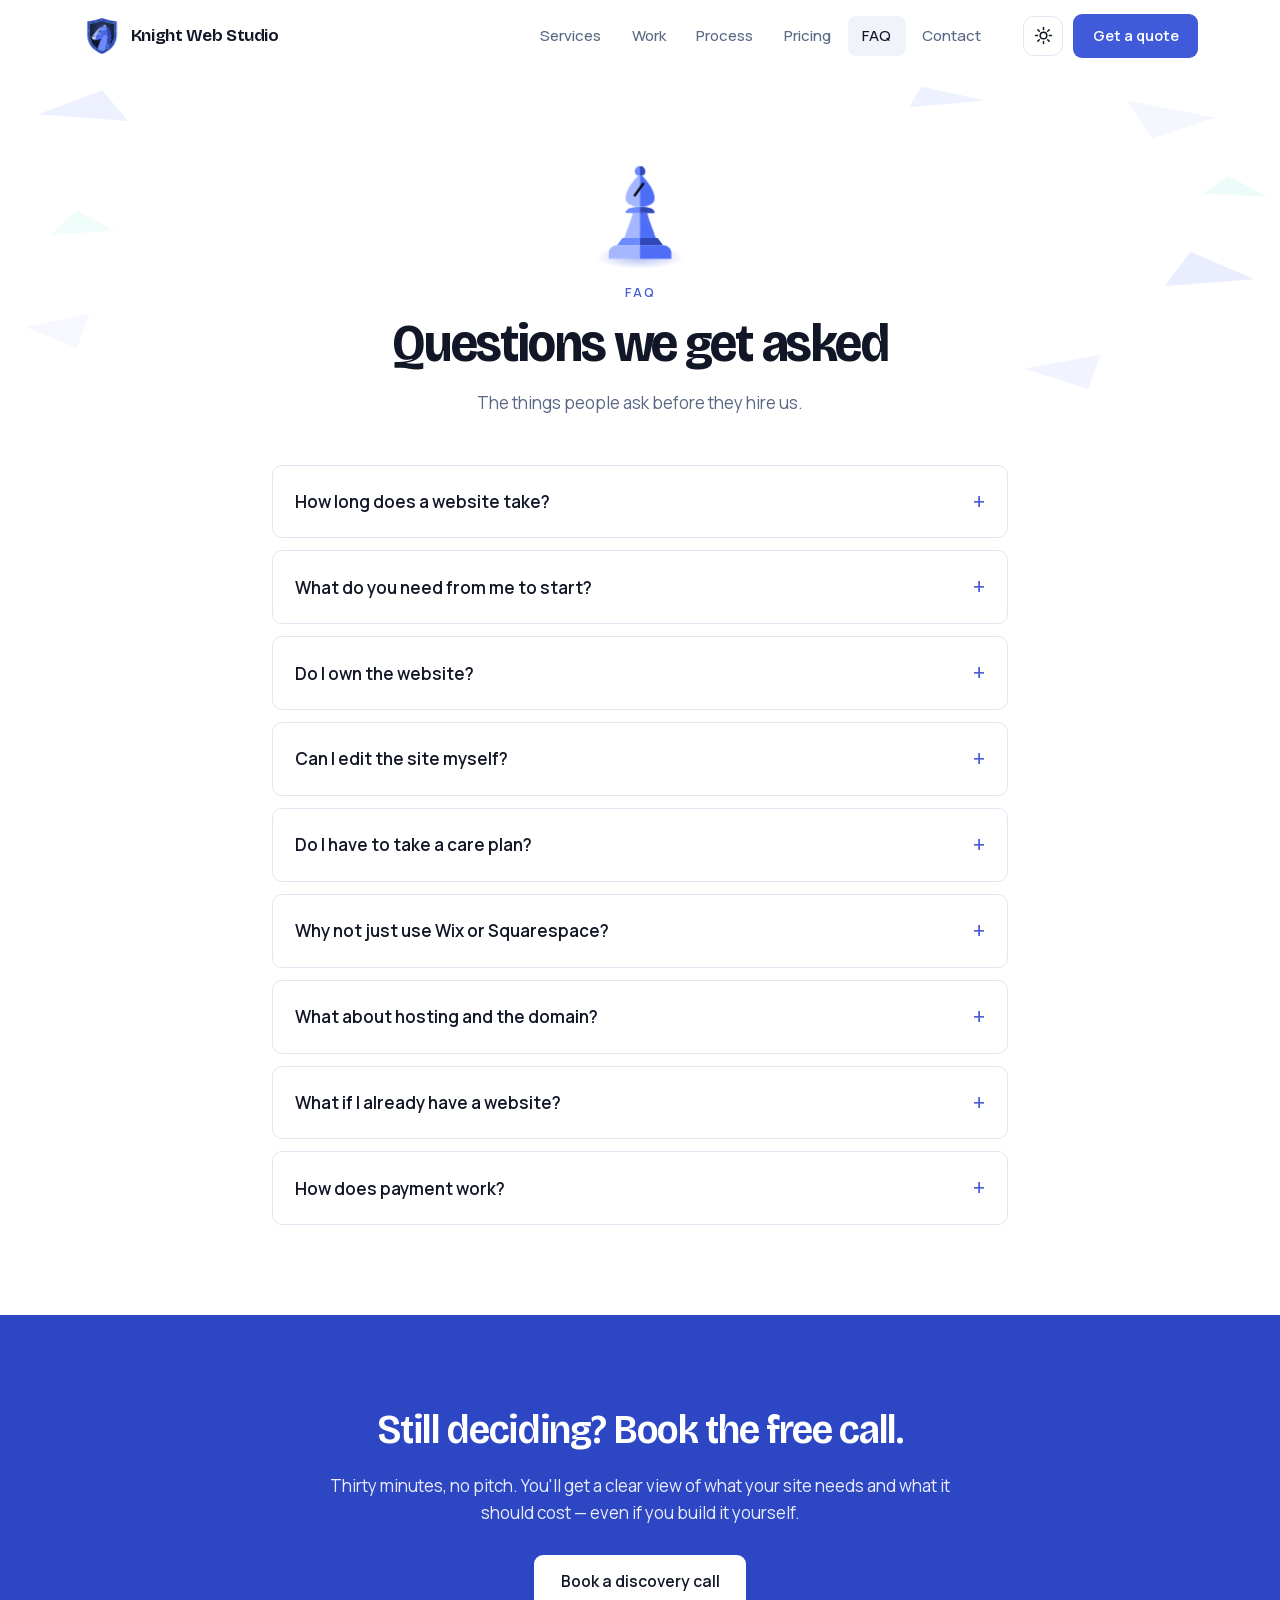
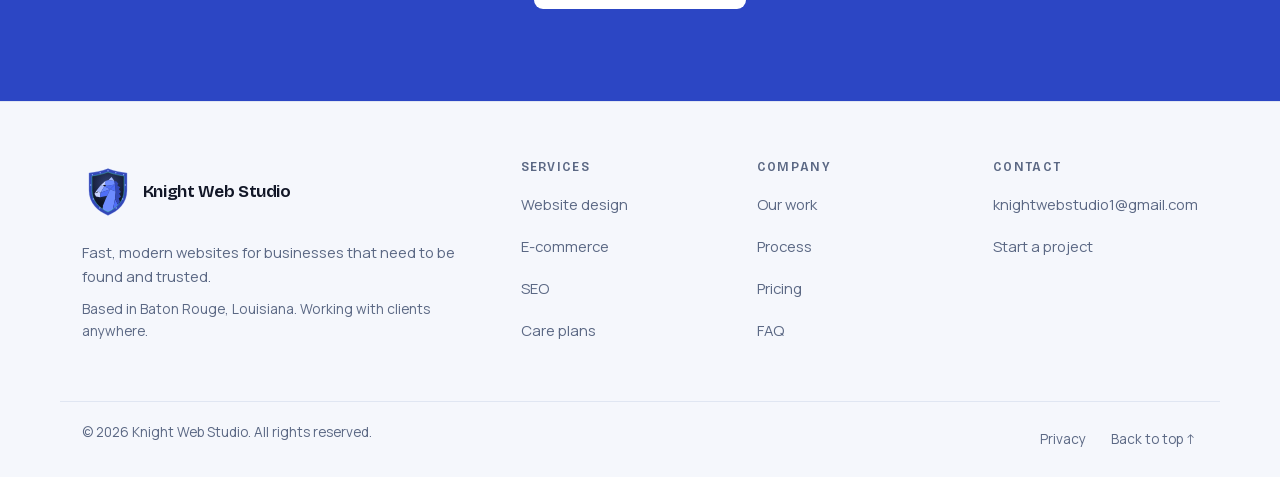
<file: faq/index.html>
<!DOCTYPE html>
<html lang="en" data-theme="dark">
<head>
<meta charset="utf-8">
<meta name="viewport" content="width=device-width, initial-scale=1">

<title>FAQ — Knight Web Studio</title>
<meta name="description" content="How long a website takes, what you need to start, who owns it, care plans and how payment works.">
<meta name="theme-color" content="#080b14">
<link rel="canonical" href="https://knightwebstudio.com/faq/">

<meta property="og:type" content="website">
<meta property="og:title" content="FAQ — Knight Web Studio">
<meta property="og:description" content="How long a website takes, what you need to start, who owns it, care plans and how payment works.">
<meta property="og:url" content="https://knightwebstudio.com/faq/">
<meta property="og:image" content="https://knightwebstudio.com/assets/img/og-image.png">
<meta property="og:image:width" content="1200">
<meta property="og:image:height" content="630">
<meta property="og:image:alt" content="Knight Web Studio — websites that win you customers">
<meta property="og:site_name" content="Knight Web Studio">
<meta name="twitter:card" content="summary_large_image">

<link rel="icon" href="/favicon.ico" sizes="32x32">
<link rel="icon" href="/assets/img/logo.svg" type="image/svg+xml">
<link rel="apple-touch-icon" href="/assets/img/apple-touch-icon.png">
<link rel="manifest" href="/site.webmanifest">
<script>
  // Restore the saved theme before first paint, so a light-theme visitor
  // never sees a dark flash. main.js still owns the toggle itself.
  (function () {
    var d = document.documentElement; d.classList.add('js');
    // The header crest builds itself on the first page of a visit only
    try { if (!sessionStorage.getItem('kws-crest')) { d.classList.add('crest-intro'); sessionStorage.setItem('kws-crest', '1'); } } catch (e) {}
    try {
      var t = localStorage.getItem('theme');
      if (!t && matchMedia('(prefers-color-scheme: light)').matches) t = 'light';
      if (t) d.setAttribute('data-theme', t);
    } catch (e) { /* private mode */ }
  })();
</script>
<link rel="preload" href="/assets/fonts/bricolage-grotesque.woff2" as="font" type="font/woff2" crossorigin>
<link rel="preload" href="/assets/fonts/manrope.woff2" as="font" type="font/woff2" crossorigin>
<link rel="stylesheet" href="/assets/css/styles.css">

<script type="application/ld+json">
{
  "@context": "https://schema.org",
  "@graph": [
    {
      "@type": [
        "ProfessionalService",
        "Organization"
      ],
      "@id": "https://knightwebstudio.com/#org",
      "name": "Knight Web Studio",
      "description": "Web design and development studio building fast, modern websites for small businesses.",
      "url": "https://knightwebstudio.com/",
      "email": "knightwebstudio1@gmail.com",
      "logo": {
        "@type": "ImageObject",
        "url": "https://knightwebstudio.com/assets/img/logo.svg"
      },
      "image": "https://knightwebstudio.com/assets/img/og-image.png",
      "priceRange": "$$",
      "address": {
        "@type": "PostalAddress",
        "addressLocality": "Baton Rouge",
        "addressRegion": "LA",
        "addressCountry": "US"
      },
      "areaServed": "Worldwide",
      "knowsAbout": [
        "Web design",
        "Web development",
        "E-commerce",
        "SEO",
        "Website maintenance"
      ],
      "hasOfferCatalog": {
        "@type": "OfferCatalog",
        "name": "Services",
        "itemListElement": [
          {
            "@type": "Offer",
            "name": "Starter website",
            "priceCurrency": "USD",
            "price": "2000",
            "description": "Information website: who you are, what you offer and how to reach you, up to 5 pages."
          },
          {
            "@type": "Offer",
            "name": "Business website",
            "priceCurrency": "USD",
            "price": "4000",
            "description": "Full marketing site, up to 10 pages, blog and analytics."
          },
          {
            "@type": "Offer",
            "name": "Commerce website",
            "priceCurrency": "USD",
            "price": "8000",
            "description": "Online store with payments, shipping and tax configured."
          },
          {
            "@type": "Offer",
            "name": "Brand identity",
            "priceCurrency": "USD",
            "price": "1500",
            "description": "Logo and mark, colour palette, typography, brand guidelines and social templates."
          },
          {
            "@type": "Offer",
            "name": "Care plan",
            "priceCurrency": "USD",
            "price": "300",
            "description": "Hosting, backups, monitoring, updates and monthly content edits.",
            "priceSpecification": {
              "@type": "UnitPriceSpecification",
              "price": "300",
              "priceCurrency": "USD",
              "unitCode": "MON"
            }
          }
        ]
      }
    },
    {
      "@type": "WebSite",
      "@id": "https://knightwebstudio.com/#website",
      "url": "https://knightwebstudio.com/",
      "name": "Knight Web Studio",
      "publisher": {
        "@id": "https://knightwebstudio.com/#org"
      },
      "inLanguage": "en"
    }
  ]
}
</script>
<script type="application/ld+json">
{
  "@context": "https://schema.org",
  "@type": "BreadcrumbList",
  "itemListElement": [
    {
      "@type": "ListItem",
      "position": 1,
      "name": "Home",
      "item": "https://knightwebstudio.com/"
    },
    {
      "@type": "ListItem",
      "position": 2,
      "name": "FAQ",
      "item": "https://knightwebstudio.com/faq/"
    }
  ]
}
</script>
<script type="application/ld+json">
{
  "@context": "https://schema.org",
  "@type": "FAQPage",
  "@id": "https://knightwebstudio.com/faq/#faq",
  "mainEntity": [
    {
      "@type": "Question",
      "name": "How long does a website take?",
      "acceptedAnswer": {
        "@type": "Answer",
        "text": "An information website is usually live in 7–10 days. A full business site runs 2–4 weeks, and stores take 4–6. The biggest variable is how quickly content and photos come back to us — we'll tell you exactly what we need on day one."
      }
    },
    {
      "@type": "Question",
      "name": "What do you need from me to start?",
      "acceptedAnswer": {
        "@type": "Answer",
        "text": "Your logo if you have one, any photos you want used, and a rough idea of the pages you need. If you don't have copy written, that's fine — we draft it and you edit. If you don't have a logo, we can design one."
      }
    },
    {
      "@type": "Question",
      "name": "Do I own the website?",
      "acceptedAnswer": {
        "@type": "Answer",
        "text": "Completely. The domain is registered in your name, the code and design are yours on final payment, and you can move to another provider at any time. We don't hold anything hostage."
      }
    },
    {
      "@type": "Question",
      "name": "Can I edit the site myself?",
      "acceptedAnswer": {
        "@type": "Answer",
        "text": "Yes. Sites that need frequent changes are built on a CMS so you can edit text, images and blog posts without touching code. You get a recorded walkthrough of your own site at handover."
      }
    },
    {
      "@type": "Question",
      "name": "Do I have to take a care plan?",
      "acceptedAnswer": {
        "@type": "Answer",
        "text": "No — you can take the site and host it wherever you like. Most clients stay on a plan because hosting, security updates, backups, monitoring and monthly content edits bundled for $300 a month on the Essential plan works out cheaper than paying for those separately and calling someone hourly when something breaks. There are three tiers so a brochure site isn't subsidising a busy store. Plans are month-to-month and you can stop any time."
      }
    },
    {
      "@type": "Question",
      "name": "Why not just use Wix or Squarespace?",
      "acceptedAnswer": {
        "@type": "Answer",
        "text": "For some businesses, you should. If you need a simple page, have the time to keep it current, and don't rely on search to bring in customers, a website builder is good value. Where builders tend to fall short is page speed, how well you show up in local search, and the small details that turn a visitor into an enquiry. And when something breaks, there's no one who knows your site. We build for businesses where the website has to bring in work. If a builder is the better fit for you, we'll say so on the call."
      }
    },
    {
      "@type": "Question",
      "name": "What about hosting and the domain?",
      "acceptedAnswer": {
        "@type": "Answer",
        "text": "We can set both up and bill them through a care plan, or point everything at accounts you own and hand you the keys. Either way we handle the technical setup, SSL and email records."
      }
    },
    {
      "@type": "Question",
      "name": "What if I already have a website?",
      "acceptedAnswer": {
        "@type": "Answer",
        "text": "We rebuild existing sites all the time. Content gets migrated, old URLs get redirected to the new ones so you keep your search rankings, and the switch-over happens with no downtime."
      }
    },
    {
      "@type": "Question",
      "name": "How does payment work?",
      "acceptedAnswer": {
        "@type": "Answer",
        "text": "50% to book the project and start design, 50% on launch. Larger builds can be split into monthly instalments. Everything is fixed-price from the proposal — no hourly surprises."
      }
    }
  ]
}
</script>
</head>

<body>
<a class="skip-link" href="#main">Skip to content</a>
<!-- ===================== HEADER ===================== -->
<header class="site-header" id="site-header">
  <div class="scroll-progress" id="scroll-progress" aria-hidden="true"></div>
  <div class="container header-inner">
    <a class="brand" href="/" aria-label="Knight Web Studio home">
      <!-- art:crest-header --><svg class="crest brand-crest" viewBox="0 0 120 120" aria-hidden="true" style="--t1:#c9d4ff;--t2:#a5b8ff;--t3:#6d8bff;--t4:#4f6ef7;--t5:#3348b8;--ink:#080b14;--accent:#46e0c0;--rim:#3348b8;--rim2:#a5b8ff;--field1:#17203a;--field2:#0b1020;--ribbon:#141c3f;--ribbon2:#0b1020;--steel1:#dfe6fb;--steel2:#a9b6d6;--steel3:#7d8bb0"><defs><linearGradient id="ch-fld" x1="0" y1="0" x2="0" y2="1"><stop offset="0" stop-color="var(--field1)"/><stop offset="1" stop-color="var(--field2)"/></linearGradient><radialGradient id="ch-glow" cx=".5" cy=".42" r=".5"><stop offset="0" stop-color="#6d8bff" stop-opacity=".35"/><stop offset="1" stop-color="#6d8bff" stop-opacity="0"/></radialGradient><linearGradient id="ch-gl" x1="0" x2="1"><stop offset="0" stop-color="#fff" stop-opacity="0"/><stop offset=".5" stop-color="#fff" stop-opacity=".5"/><stop offset="1" stop-color="#fff" stop-opacity="0"/></linearGradient><clipPath id="ch-in"><path d="M60 14C73 19 88 22 97 23V56C97 81 80 97 60 106C40 97 23 81 23 56V23C32 22 47 19 60 14Z"/></clipPath><clipPath id="ch-out"><path d="M60 6C75 12 92 15 104 16V56C104 86 84 104 60 114C36 104 16 86 16 56V16C28 15 45 12 60 6Z"/></clipPath></defs><g class="a-rim"><path d="M60 6C75 12 92 15 104 16V56C104 86 84 104 60 114C36 104 16 86 16 56V16C28 15 45 12 60 6Z" fill="var(--rim)"/><path d="M60 6C75 12 92 15 104 16V56C104 86 84 104 60 114C36 104 16 86 16 56V16C28 15 45 12 60 6Z" fill="none" stroke="var(--rim2)" stroke-opacity=".55" stroke-width="1.2"/><path class="a-field" d="M60 14C73 19 88 22 97 23V56C97 81 80 97 60 106C40 97 23 81 23 56V23C32 22 47 19 60 14Z" fill="url(#ch-fld)"/></g><g clip-path="url(#ch-in)"><circle class="a-field" cx="60" cy="50" r="42" fill="url(#ch-glow)"/><g transform="translate(22 22) scale(.86)" stroke-linejoin="round"><polygon class="facet" style="--i:0;--dx:-8.0px;--dy:-6.4px" fill="var(--t2)" points="54,4 61,15 46,12"/><polygon class="facet" style="--i:1;--dx:-1.6px;--dy:6.4px" fill="var(--t1)" points="54,4 46,12 50,9"/><polygon class="facet" style="--i:2;--dx:4.8px;--dy:4.8px" fill="var(--t3)" points="37,15 46,12 61,15 63,24 35,29"/><polygon class="facet" style="--i:3;--dx:-6.4px;--dy:3.2px" fill="var(--t1)" points="37,15 24,27 35,29"/><polygon class="facet" style="--i:4;--dx:0.0px;--dy:1.6px" fill="var(--t2)" points="24,27 13,41 24,46 35,29"/><polygon class="facet" style="--i:5;--dx:6.4px;--dy:0.0px" fill="var(--t1)" points="13,41 8,49 12,56 23,58 24,46"/><polygon class="facet" style="--i:6;--dx:-4.8px;--dy:-1.6px" fill="var(--t3)" points="35,29 24,46 50,37"/><polygon class="facet" style="--i:7;--dx:1.6px;--dy:-3.2px" fill="var(--t4)" points="35,29 50,37 63,24"/><polygon class="facet" style="--i:8;--dx:8.0px;--dy:-4.8px" fill="var(--t4)" points="24,46 23,58 42,54 50,37"/><polygon class="facet" style="--i:9;--dx:-3.2px;--dy:-6.4px" fill="var(--t3)" points="50,37 42,54 38,63 63,63 65,43"/><polygon class="facet" style="--i:10;--dx:3.2px;--dy:6.4px" fill="var(--t4)" points="50,37 65,43 63,24"/><polygon class="facet" style="--i:11;--dx:-8.0px;--dy:4.8px" fill="var(--t3)" points="38,63 31,80 26,112 53,112 63,63"/><polygon class="facet" style="--i:12;--dx:-1.6px;--dy:3.2px" fill="var(--t4)" points="63,63 53,112 78,112 72,80"/><polygon class="facet" style="--i:13;--dx:4.8px;--dy:1.6px" fill="var(--t5)" points="61,15 67,16 72,22 69,26 77,32 73,36 79,44 74,48 79,57 73,61 76,70 72,80 63,63 65,43 63,24"/><path class="eye" d="M30 27Q35 24 40 27Q35 30 30 27Z" fill="var(--ink)"/><path d="M12 46L16 45" stroke="var(--ink)" stroke-width="1.6" stroke-linecap="round"/></g></g><path class="a-line" pathLength="1" d="M60 14C73 19 88 22 97 23V56C97 81 80 97 60 106C40 97 23 81 23 56V23C32 22 47 19 60 14Z" fill="none" stroke="var(--accent)" stroke-opacity=".9" stroke-width="1"/><circle class="rivet" style="--i:0" cx="24" cy="20" r="1.6" fill="var(--rim2)" fill-opacity=".85"/><circle class="rivet" style="--i:1" cx="42" cy="15.5" r="1.6" fill="var(--rim2)" fill-opacity=".85"/><circle class="rivet" style="--i:2" cx="60" cy="11" r="1.6" fill="var(--rim2)" fill-opacity=".85"/><circle class="rivet" style="--i:3" cx="78" cy="15.5" r="1.6" fill="var(--rim2)" fill-opacity=".85"/><circle class="rivet" style="--i:4" cx="96" cy="20" r="1.6" fill="var(--rim2)" fill-opacity=".85"/><circle class="rivet" style="--i:5" cx="100" cy="44" r="1.6" fill="var(--rim2)" fill-opacity=".85"/><circle class="rivet" style="--i:6" cx="20" cy="44" r="1.6" fill="var(--rim2)" fill-opacity=".85"/><circle class="rivet" style="--i:7" cx="94" cy="76" r="1.6" fill="var(--rim2)" fill-opacity=".85"/><circle class="rivet" style="--i:8" cx="26" cy="76" r="1.6" fill="var(--rim2)" fill-opacity=".85"/><circle class="rivet" style="--i:9" cx="79" cy="97" r="1.6" fill="var(--rim2)" fill-opacity=".85"/><circle class="rivet" style="--i:10" cx="41" cy="97" r="1.6" fill="var(--rim2)" fill-opacity=".85"/><g clip-path="url(#ch-out)"><g transform="rotate(20 60 60)"><rect class="a-glint" x="-60" y="-30" width="16" height="180" fill="url(#ch-gl)"/></g></g></svg><!-- /art:crest-header -->
      <span class="brand-name">Knight Web Studio</span>
    </a>

    <nav class="nav" id="nav" aria-label="Main">
      <div class="nav-inner">
        <ul class="nav-links">
          <li><a href="/services/">Services</a></li>
          <li><a href="/work/">Work</a></li>
          <li><a href="/process/">Process</a></li>
          <li><a href="/pricing/">Pricing</a></li>
          <li><a href="/faq/" aria-current="page">FAQ</a></li>
          <li><a href="/contact/">Contact</a></li>
        </ul>
        <span class="nav-indicator" aria-hidden="true"></span>

        <!-- Overlay-only footer: on desktop this is hidden -->
        <div class="nav-foot">
          <a class="btn btn-primary btn-block" href="/contact/">Start your project</a>
          <a class="nav-mail" href="mailto:knightwebstudio1@gmail.com">knightwebstudio1@gmail.com</a>
        </div>
      </div>
    </nav>

    <div class="header-actions">
      <button class="icon-btn" id="theme-toggle" type="button"
              aria-label="Switch to light theme" title="Toggle theme">
        <svg class="icon-moon" viewBox="0 0 24 24" aria-hidden="true"><path d="M21 12.8A9 9 0 1 1 11.2 3a7 7 0 0 0 9.8 9.8Z"/></svg>
        <svg class="icon-sun" viewBox="0 0 24 24" aria-hidden="true"><circle cx="12" cy="12" r="4.2"/><path d="M12 2v2.5M12 19.5V22M2 12h2.5M19.5 12H22M4.9 4.9l1.8 1.8M17.3 17.3l1.8 1.8M19.1 4.9l-1.8 1.8M6.7 17.3l-1.8 1.8"/></svg>
      </button>
      <a class="btn btn-primary btn-sm header-cta" href="/contact/">Get a quote</a>
      <button class="icon-btn nav-toggle" id="nav-toggle" type="button"
              aria-expanded="false" aria-controls="nav" aria-label="Open menu">
        <span class="burger" aria-hidden="true"></span>
      </button>
    </div>
  </div>
</header>

<main id="main">

  <section class="page-head-wrap">
    <div class="hero-art"><!-- art:shards --><svg class="shards" viewBox="0 0 100 100" preserveAspectRatio="none" aria-hidden="true" style="--t1:#c9d4ff;--t2:#a5b8ff;--t3:#6d8bff;--t4:#4f6ef7;--t5:#3348b8;--ink:#080b14;--accent:#46e0c0;--rim:#3348b8;--rim2:#a5b8ff;--field1:#17203a;--field2:#0b1020;--ribbon:#141c3f;--ribbon2:#0b1020;--steel1:#dfe6fb;--steel2:#a9b6d6;--steel3:#7d8bb0"><polygon class="shard" style="--i:0" fill="var(--t3)" fill-opacity="0.2" points="3,12 8,5 10,14"/><polygon class="shard" style="--i:1" fill="var(--t2)" fill-opacity="0.18" points="88,8 95,13 90,19"/><polygon class="shard" style="--i:2" fill="var(--t4)" fill-opacity="0.2" points="93,52 98,60 91,62"/><polygon class="shard" style="--i:3" fill="var(--t2)" fill-opacity="0.16" points="2,74 7,70 6,80"/><polygon class="shard" style="--i:4" fill="var(--t3)" fill-opacity="0.16" points="80,86 86,82 85,92"/><polygon class="shard" style="--i:5" fill="var(--accent)" fill-opacity="0.16" points="96,30 99,36 94,35"/><polygon class="shard" style="--i:6" fill="var(--accent)" fill-opacity="0.14" points="6,40 9,46 4,47"/><polygon class="shard" style="--i:7" fill="var(--t4)" fill-opacity="0.16" points="72,4 77,8 71,10"/></svg><!-- /art:shards --></div>
    <div class="container">
      <header class="page-head">
        <div class="page-art"><!-- art:piece-bishop --><svg class="piece piece-bishop" viewBox="0 0 100 100" aria-hidden="true" style="--t1:#c9d4ff;--t2:#a5b8ff;--t3:#6d8bff;--t4:#4f6ef7;--t5:#3348b8;--ink:#080b14;--accent:#46e0c0;--rim:#3348b8;--rim2:#a5b8ff;--field1:#17203a;--field2:#0b1020;--ribbon:#141c3f;--ribbon2:#0b1020;--steel1:#dfe6fb;--steel2:#a9b6d6;--steel3:#7d8bb0"><defs><clipPath id="pc-bishop-r"><rect x="50" y="0" width="50" height="100"/></clipPath></defs><g class="sect" style="--i:0"><path d="M20 94H80V88C80 84 76 81 72 81H28C24 81 20 84 20 88Z" fill="var(--t2)"/><path d="M20 94H80V88C80 84 76 81 72 81H28C24 81 20 84 20 88Z" fill="var(--t4)" clip-path="url(#pc-bishop-r)"/></g><g class="sect" style="--i:1"><path d="M28 81H72L67 74H33Z" fill="var(--t3)"/><path d="M28 81H72L67 74H33Z" fill="var(--t5)" clip-path="url(#pc-bishop-r)"/></g><g class="sect" style="--i:2"><path d="M35 74C38 64 42 56 43 50H57C58 56 62 64 65 74Z" fill="var(--t2)"/><path d="M35 74C38 64 42 56 43 50H57C58 56 62 64 65 74Z" fill="var(--t4)" clip-path="url(#pc-bishop-r)"/></g><g class="sect" style="--i:3"><path d="M36 50H64C64 46 59 44 50 44C41 44 36 46 36 50Z" fill="var(--t3)"/><path d="M36 50H64C64 46 59 44 50 44C41 44 36 46 36 50Z" fill="var(--t5)" clip-path="url(#pc-bishop-r)"/></g><g class="sect" style="--i:4"><path d="M50 12C58 20 64 29 64 36C64 41 58 44 50 44C42 44 36 41 36 36C36 29 42 20 50 12Z" fill="var(--t2)"/><path d="M50 12C58 20 64 29 64 36C64 41 58 44 50 44C42 44 36 41 36 36C36 29 42 20 50 12Z" fill="var(--t4)" clip-path="url(#pc-bishop-r)"/></g><g class="sect" style="--i:5"><path d="M50 5C53 5 55 7 55 10C55 13 53 14 50 14C47 14 45 13 45 10C45 7 47 5 50 5Z" fill="var(--t3)"/><path d="M50 5C53 5 55 7 55 10C55 13 53 14 50 14C47 14 45 13 45 10C45 7 47 5 50 5Z" fill="var(--t5)" clip-path="url(#pc-bishop-r)"/></g><g class="sect" style="--i:6"><path d="M53 22L45 33" stroke="var(--ink)" stroke-width="2.4" stroke-linecap="round"/></g></svg><!-- /art:piece-bishop --></div>
        <p class="eyebrow">FAQ</p>
        <h1>Questions we get asked</h1>
        <p class="section-sub">The things people ask before they hire us.</p>
      </header>
    </div>
  </section>

  <section class="section" id="faq">
    <div class="container narrow">

      <div class="faq-list">
        <details class="faq-item reveal">
          <summary>How long does a website take?</summary>
          <div class="faq-body"><p>An information website is usually live in 7–10 days. A full business site runs 2–4 weeks, and stores take 4–6. The biggest variable is how quickly content and photos come back to us — we'll tell you exactly what we need on day one.</p></div>
        </details>
        <details class="faq-item reveal">
          <summary>What do you need from me to start?</summary>
          <div class="faq-body"><p>Your logo if you have one, any photos you want used, and a rough idea of the pages you need. If you don't have copy written, that's fine — we draft it and you edit. If you don't have a logo, we can design one.</p></div>
        </details>
        <details class="faq-item reveal">
          <summary>Do I own the website?</summary>
          <div class="faq-body"><p>Completely. The domain is registered in your name, the code and design are yours on final payment, and you can move to another provider at any time. We don't hold anything hostage.</p></div>
        </details>
        <details class="faq-item reveal">
          <summary>Can I edit the site myself?</summary>
          <div class="faq-body"><p>Yes. Sites that need frequent changes are built on a CMS so you can edit text, images and blog posts without touching code. You get a recorded walkthrough of your own site at handover.</p></div>
        </details>
        <details class="faq-item reveal">
          <summary>Do I have to take a care plan?</summary>
          <div class="faq-body"><p>No — you can take the site and host it wherever you like. Most clients stay on a plan because hosting, security updates, backups, monitoring and monthly content edits bundled for $300 a month on the Essential plan works out cheaper than paying for those separately and calling someone hourly when something breaks. There are three tiers so a brochure site isn't subsidising a busy store. Plans are month-to-month and you can stop any time.</p></div>
        </details>
        <details class="faq-item reveal">
          <summary>Why not just use Wix or Squarespace?</summary>
          <div class="faq-body"><p>For some businesses, you should. If you need a simple page, have the time to keep it current, and don't rely on search to bring in customers, a website builder is good value. Where builders tend to fall short is page speed, how well you show up in local search, and the small details that turn a visitor into an enquiry. And when something breaks, there's no one who knows your site. We build for businesses where the website has to bring in work. If a builder is the better fit for you, we'll say so on the call.</p></div>
        </details>
        <details class="faq-item reveal">
          <summary>What about hosting and the domain?</summary>
          <div class="faq-body"><p>We can set both up and bill them through a care plan, or point everything at accounts you own and hand you the keys. Either way we handle the technical setup, SSL and email records.</p></div>
        </details>
        <details class="faq-item reveal">
          <summary>What if I already have a website?</summary>
          <div class="faq-body"><p>We rebuild existing sites all the time. Content gets migrated, old URLs get redirected to the new ones so you keep your search rankings, and the switch-over happens with no downtime.</p></div>
        </details>
        <details class="faq-item reveal">
          <summary>How does payment work?</summary>
          <div class="faq-body"><p>50% to book the project and start design, 50% on launch. Larger builds can be split into monthly instalments. Everything is fixed-price from the proposal — no hourly surprises.</p></div>
        </details>
      </div>
    </div>
  </section>

  <section class="cta-band">
    <div class="container cta-inner reveal">
      <h2>Still deciding? Book the free call.</h2>
      <p>Thirty minutes, no pitch. You'll get a clear view of what your site needs and what it should cost — even if you build it yourself.</p>
      <a class="btn btn-light" href="/contact/" data-booking>Book a discovery call</a>
    </div>
  </section>

</main>

<!-- Mobile-only sticky CTA: the header's "Get a quote" is hidden below 980px,
     so without this there is no persistent way to convert on a phone. -->
<div class="mobile-cta" id="mobile-cta" hidden>
  <div class="mobile-cta-inner">
    <span class="mobile-cta-text">Free 30-min call<span> · no pitch</span></span>
    <a class="btn btn-primary btn-sm" href="/contact/">Get a quote</a>
  </div>
</div>

<!-- ===================== FOOTER ===================== -->
<footer class="site-footer">
  <div class="container footer-grid">
    <div class="footer-brand">
      <a class="brand" href="/">
        <!-- art:crest-footer --><svg class="crest footer-crest" viewBox="0 0 120 120" aria-hidden="true" style="--t1:#c9d4ff;--t2:#a5b8ff;--t3:#6d8bff;--t4:#4f6ef7;--t5:#3348b8;--ink:#080b14;--accent:#46e0c0;--rim:#3348b8;--rim2:#a5b8ff;--field1:#17203a;--field2:#0b1020;--ribbon:#141c3f;--ribbon2:#0b1020;--steel1:#dfe6fb;--steel2:#a9b6d6;--steel3:#7d8bb0"><defs><linearGradient id="cf-fld" x1="0" y1="0" x2="0" y2="1"><stop offset="0" stop-color="var(--field1)"/><stop offset="1" stop-color="var(--field2)"/></linearGradient><radialGradient id="cf-glow" cx=".5" cy=".42" r=".5"><stop offset="0" stop-color="#6d8bff" stop-opacity=".35"/><stop offset="1" stop-color="#6d8bff" stop-opacity="0"/></radialGradient><linearGradient id="cf-gl" x1="0" x2="1"><stop offset="0" stop-color="#fff" stop-opacity="0"/><stop offset=".5" stop-color="#fff" stop-opacity=".5"/><stop offset="1" stop-color="#fff" stop-opacity="0"/></linearGradient><clipPath id="cf-in"><path d="M60 14C73 19 88 22 97 23V56C97 81 80 97 60 106C40 97 23 81 23 56V23C32 22 47 19 60 14Z"/></clipPath><clipPath id="cf-out"><path d="M60 6C75 12 92 15 104 16V56C104 86 84 104 60 114C36 104 16 86 16 56V16C28 15 45 12 60 6Z"/></clipPath></defs><g class="a-rim"><path d="M60 6C75 12 92 15 104 16V56C104 86 84 104 60 114C36 104 16 86 16 56V16C28 15 45 12 60 6Z" fill="var(--rim)"/><path d="M60 6C75 12 92 15 104 16V56C104 86 84 104 60 114C36 104 16 86 16 56V16C28 15 45 12 60 6Z" fill="none" stroke="var(--rim2)" stroke-opacity=".55" stroke-width="1.2"/><path class="a-field" d="M60 14C73 19 88 22 97 23V56C97 81 80 97 60 106C40 97 23 81 23 56V23C32 22 47 19 60 14Z" fill="url(#cf-fld)"/></g><g clip-path="url(#cf-in)"><circle class="a-field" cx="60" cy="50" r="42" fill="url(#cf-glow)"/><g transform="translate(22 22) scale(.86)" stroke-linejoin="round"><polygon class="facet" style="--i:0;--dx:-8.0px;--dy:-6.4px" fill="var(--t2)" points="54,4 61,15 46,12"/><polygon class="facet" style="--i:1;--dx:-1.6px;--dy:6.4px" fill="var(--t1)" points="54,4 46,12 50,9"/><polygon class="facet" style="--i:2;--dx:4.8px;--dy:4.8px" fill="var(--t3)" points="37,15 46,12 61,15 63,24 35,29"/><polygon class="facet" style="--i:3;--dx:-6.4px;--dy:3.2px" fill="var(--t1)" points="37,15 24,27 35,29"/><polygon class="facet" style="--i:4;--dx:0.0px;--dy:1.6px" fill="var(--t2)" points="24,27 13,41 24,46 35,29"/><polygon class="facet" style="--i:5;--dx:6.4px;--dy:0.0px" fill="var(--t1)" points="13,41 8,49 12,56 23,58 24,46"/><polygon class="facet" style="--i:6;--dx:-4.8px;--dy:-1.6px" fill="var(--t3)" points="35,29 24,46 50,37"/><polygon class="facet" style="--i:7;--dx:1.6px;--dy:-3.2px" fill="var(--t4)" points="35,29 50,37 63,24"/><polygon class="facet" style="--i:8;--dx:8.0px;--dy:-4.8px" fill="var(--t4)" points="24,46 23,58 42,54 50,37"/><polygon class="facet" style="--i:9;--dx:-3.2px;--dy:-6.4px" fill="var(--t3)" points="50,37 42,54 38,63 63,63 65,43"/><polygon class="facet" style="--i:10;--dx:3.2px;--dy:6.4px" fill="var(--t4)" points="50,37 65,43 63,24"/><polygon class="facet" style="--i:11;--dx:-8.0px;--dy:4.8px" fill="var(--t3)" points="38,63 31,80 26,112 53,112 63,63"/><polygon class="facet" style="--i:12;--dx:-1.6px;--dy:3.2px" fill="var(--t4)" points="63,63 53,112 78,112 72,80"/><polygon class="facet" style="--i:13;--dx:4.8px;--dy:1.6px" fill="var(--t5)" points="61,15 67,16 72,22 69,26 77,32 73,36 79,44 74,48 79,57 73,61 76,70 72,80 63,63 65,43 63,24"/><path class="eye" d="M30 27Q35 24 40 27Q35 30 30 27Z" fill="var(--ink)"/><path d="M12 46L16 45" stroke="var(--ink)" stroke-width="1.6" stroke-linecap="round"/></g></g><path class="a-line" pathLength="1" d="M60 14C73 19 88 22 97 23V56C97 81 80 97 60 106C40 97 23 81 23 56V23C32 22 47 19 60 14Z" fill="none" stroke="var(--accent)" stroke-opacity=".9" stroke-width="1"/><circle class="rivet" style="--i:0" cx="24" cy="20" r="1.6" fill="var(--rim2)" fill-opacity=".85"/><circle class="rivet" style="--i:1" cx="42" cy="15.5" r="1.6" fill="var(--rim2)" fill-opacity=".85"/><circle class="rivet" style="--i:2" cx="60" cy="11" r="1.6" fill="var(--rim2)" fill-opacity=".85"/><circle class="rivet" style="--i:3" cx="78" cy="15.5" r="1.6" fill="var(--rim2)" fill-opacity=".85"/><circle class="rivet" style="--i:4" cx="96" cy="20" r="1.6" fill="var(--rim2)" fill-opacity=".85"/><circle class="rivet" style="--i:5" cx="100" cy="44" r="1.6" fill="var(--rim2)" fill-opacity=".85"/><circle class="rivet" style="--i:6" cx="20" cy="44" r="1.6" fill="var(--rim2)" fill-opacity=".85"/><circle class="rivet" style="--i:7" cx="94" cy="76" r="1.6" fill="var(--rim2)" fill-opacity=".85"/><circle class="rivet" style="--i:8" cx="26" cy="76" r="1.6" fill="var(--rim2)" fill-opacity=".85"/><circle class="rivet" style="--i:9" cx="79" cy="97" r="1.6" fill="var(--rim2)" fill-opacity=".85"/><circle class="rivet" style="--i:10" cx="41" cy="97" r="1.6" fill="var(--rim2)" fill-opacity=".85"/><g clip-path="url(#cf-out)"><g transform="rotate(20 60 60)"><rect class="a-glint" x="-60" y="-30" width="16" height="180" fill="url(#cf-gl)"/></g></g></svg><!-- /art:crest-footer -->
        <span class="brand-name">Knight Web Studio</span>
      </a>
      <p>Fast, modern websites for businesses that need to be found and trusted.</p>
      <!-- EDIT ME: location. Also in the JSON-LD address and on the contact page. -->
      <p class="footer-loc">Based in Baton Rouge, Louisiana. Working with clients anywhere.</p>
    </div>

    <nav class="footer-col" aria-label="Services">
      <h3>Services</h3>
      <a href="/services/">Website design</a>
      <a href="/services/">E-commerce</a>
      <a href="/services/">SEO</a>
      <a href="/services/">Care plans</a>
    </nav>

    <nav class="footer-col" aria-label="Company">
      <h3>Company</h3>
      <a href="/work/">Our work</a>
      <a href="/process/">Process</a>
      <a href="/pricing/">Pricing</a>
      <a href="/faq/">FAQ</a>
    </nav>

    <nav class="footer-col" aria-label="Contact">
      <h3>Contact</h3>
      <a href="mailto:knightwebstudio1@gmail.com">knightwebstudio1@gmail.com</a>
      <a href="/contact/">Start a project</a>
    </nav>
  </div>

  <div class="container footer-bottom">
    <p>&copy; <span id="year">2026</span> Knight Web Studio. All rights reserved.</p>
    <p class="footer-links"><a href="/privacy/">Privacy</a><a href="#top">Back to top ↑</a></p>
  </div>
</footer>
<script src="/assets/js/main.js" defer></script>
</body>
</html>
</file>
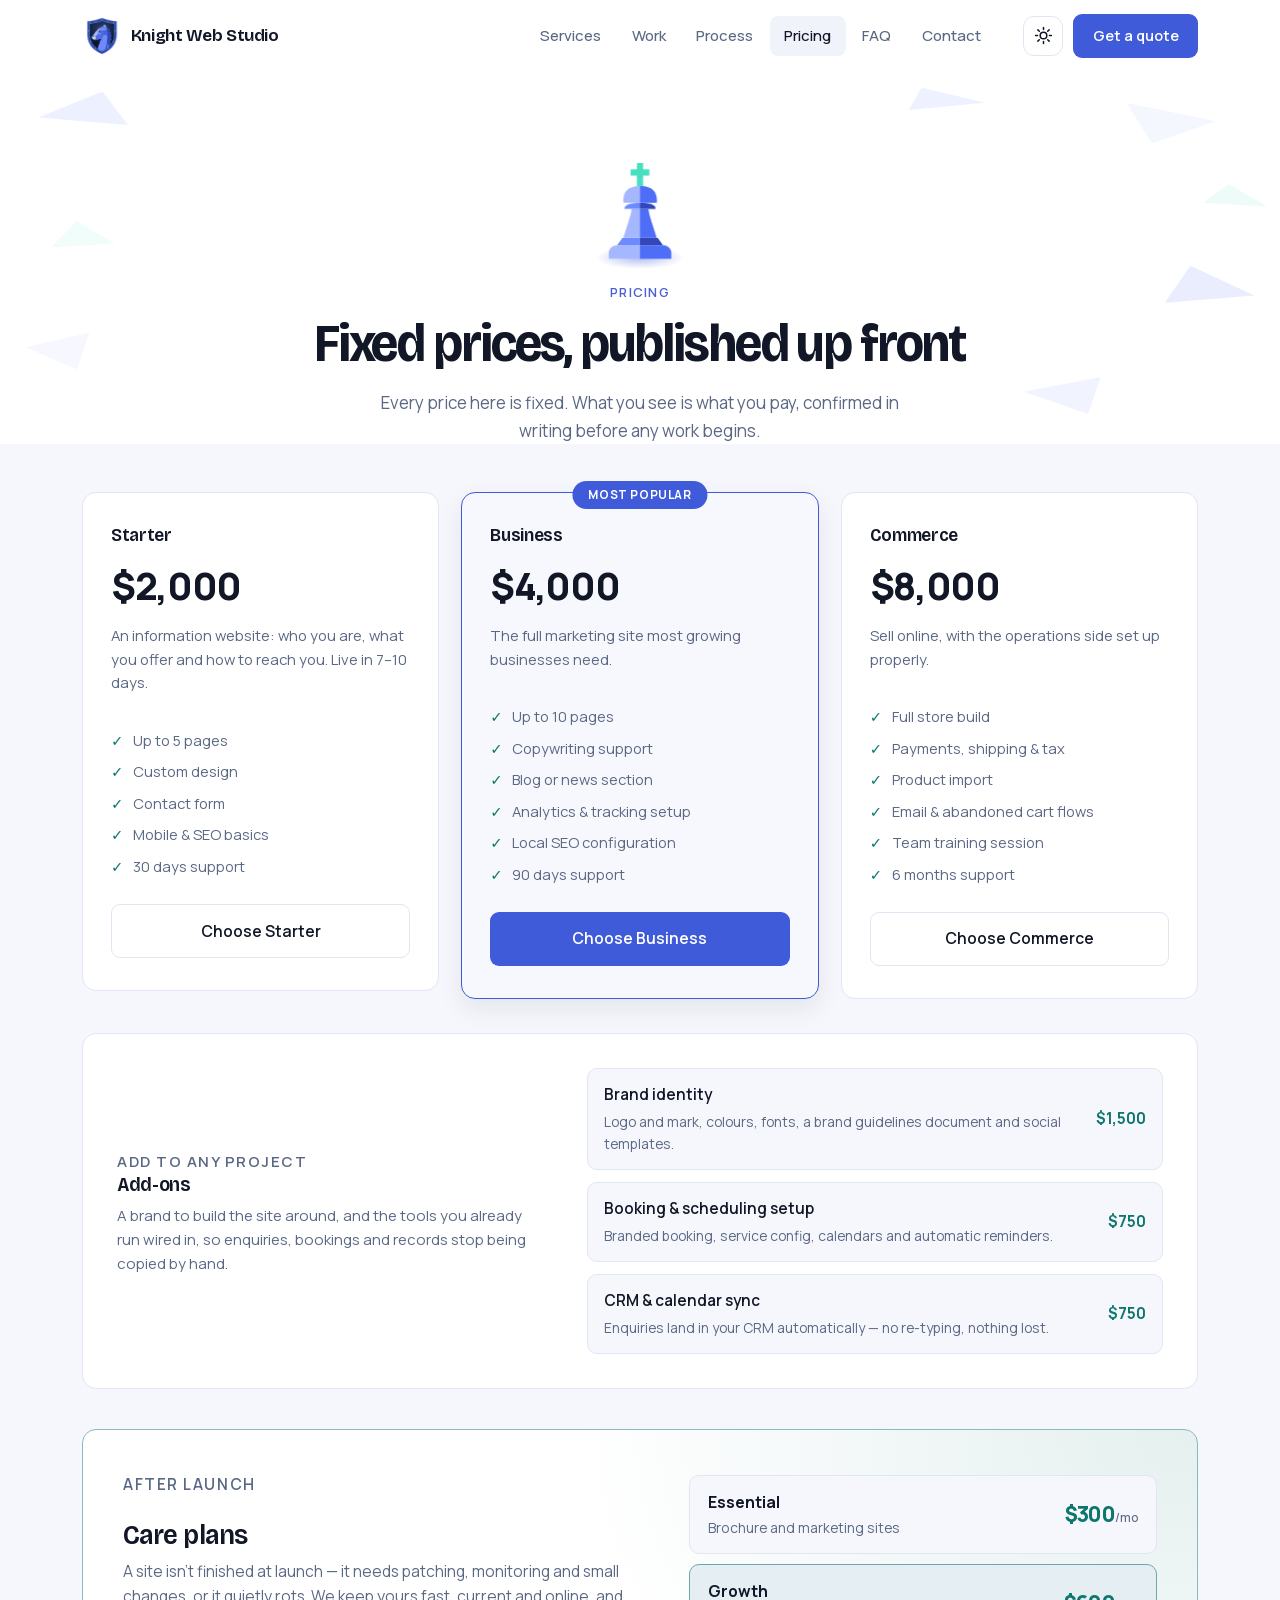
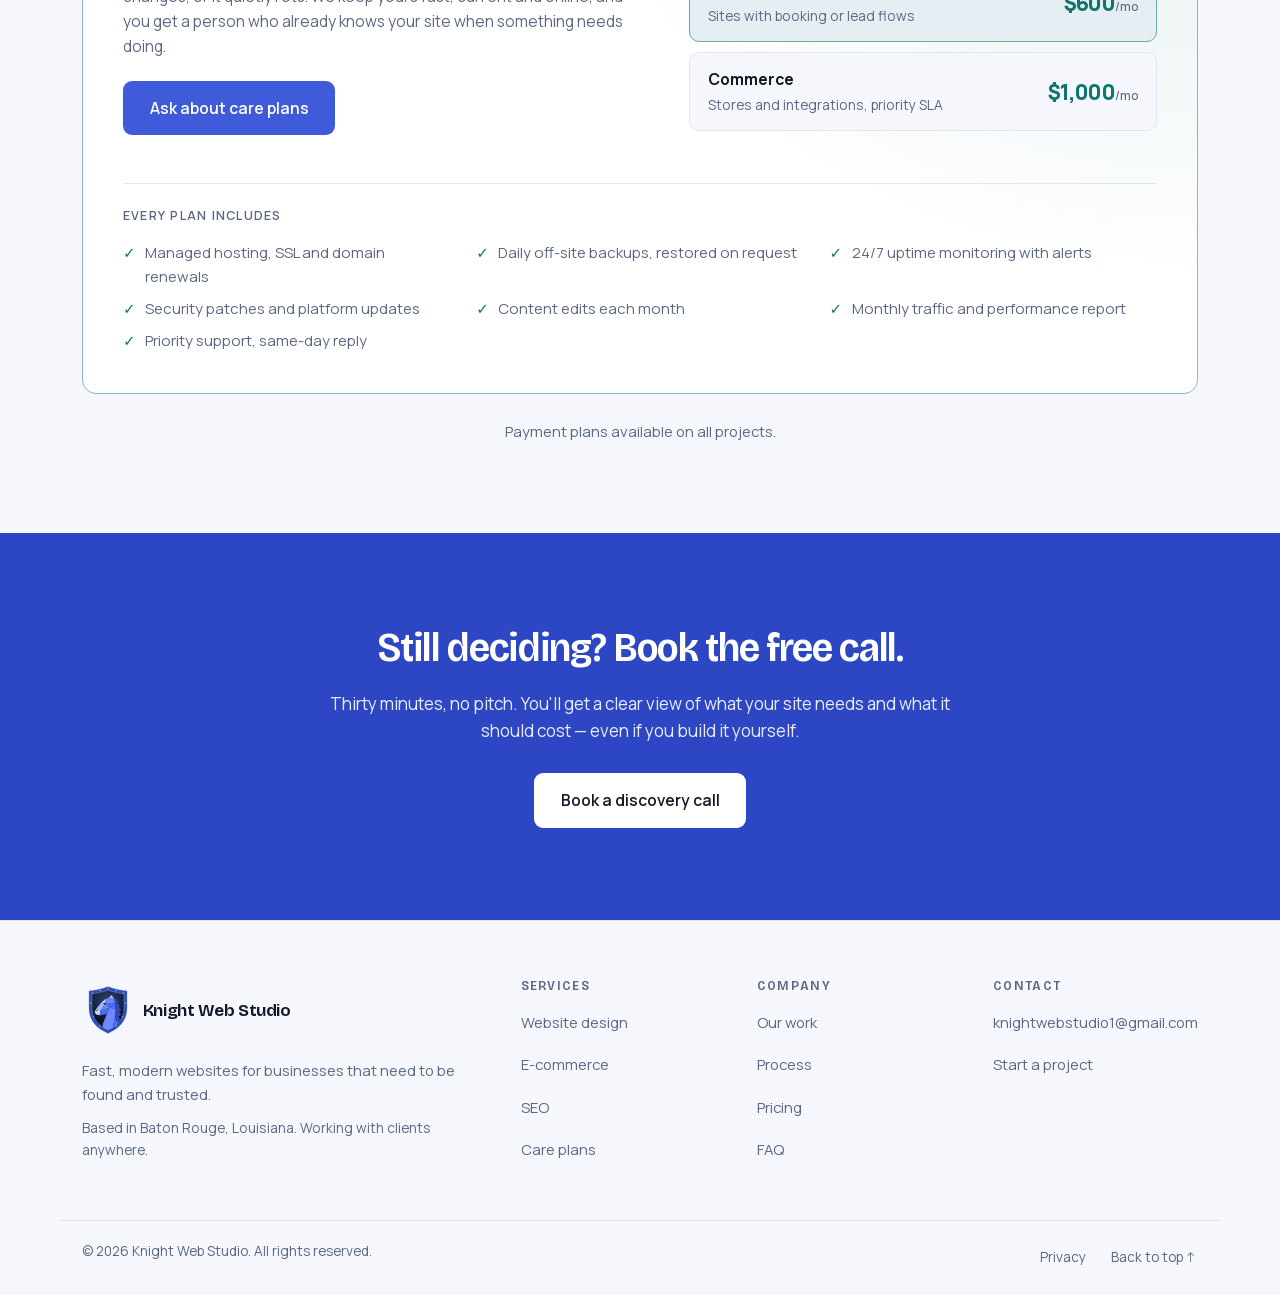
<file: pricing/index.html>
<!DOCTYPE html>
<html lang="en" data-theme="dark">
<head>
<meta charset="utf-8">
<meta name="viewport" content="width=device-width, initial-scale=1">

<title>Pricing — Knight Web Studio</title>
<meta name="description" content="Fixed prices: websites $2,000 or $4,000, online stores $8,000, brand identity $1,500, add-ons $750, care plans $300, $600 or $1,000 a month.">
<meta name="theme-color" content="#080b14">
<link rel="canonical" href="https://knightwebstudio.com/pricing/">

<meta property="og:type" content="website">
<meta property="og:title" content="Pricing — Knight Web Studio">
<meta property="og:description" content="Fixed prices: websites $2,000 or $4,000, online stores $8,000, brand identity $1,500, add-ons $750, care plans $300, $600 or $1,000 a month.">
<meta property="og:url" content="https://knightwebstudio.com/pricing/">
<meta property="og:image" content="https://knightwebstudio.com/assets/img/og-image.png">
<meta property="og:image:width" content="1200">
<meta property="og:image:height" content="630">
<meta property="og:image:alt" content="Knight Web Studio — websites that win you customers">
<meta property="og:site_name" content="Knight Web Studio">
<meta name="twitter:card" content="summary_large_image">

<link rel="icon" href="/favicon.ico" sizes="32x32">
<link rel="icon" href="/assets/img/logo.svg" type="image/svg+xml">
<link rel="apple-touch-icon" href="/assets/img/apple-touch-icon.png">
<link rel="manifest" href="/site.webmanifest">
<script>
  // Restore the saved theme before first paint, so a light-theme visitor
  // never sees a dark flash. main.js still owns the toggle itself.
  (function () {
    var d = document.documentElement; d.classList.add('js');
    // The header crest builds itself on the first page of a visit only
    try { if (!sessionStorage.getItem('kws-crest')) { d.classList.add('crest-intro'); sessionStorage.setItem('kws-crest', '1'); } } catch (e) {}
    try {
      var t = localStorage.getItem('theme');
      if (!t && matchMedia('(prefers-color-scheme: light)').matches) t = 'light';
      if (t) d.setAttribute('data-theme', t);
    } catch (e) { /* private mode */ }
  })();
</script>
<link rel="preload" href="/assets/fonts/bricolage-grotesque.woff2" as="font" type="font/woff2" crossorigin>
<link rel="preload" href="/assets/fonts/manrope.woff2" as="font" type="font/woff2" crossorigin>
<link rel="stylesheet" href="/assets/css/styles.css">

<script type="application/ld+json">
{
  "@context": "https://schema.org",
  "@graph": [
    {
      "@type": [
        "ProfessionalService",
        "Organization"
      ],
      "@id": "https://knightwebstudio.com/#org",
      "name": "Knight Web Studio",
      "description": "Web design and development studio building fast, modern websites for small businesses.",
      "url": "https://knightwebstudio.com/",
      "email": "knightwebstudio1@gmail.com",
      "logo": {
        "@type": "ImageObject",
        "url": "https://knightwebstudio.com/assets/img/logo.svg"
      },
      "image": "https://knightwebstudio.com/assets/img/og-image.png",
      "priceRange": "$$",
      "address": {
        "@type": "PostalAddress",
        "addressLocality": "Baton Rouge",
        "addressRegion": "LA",
        "addressCountry": "US"
      },
      "areaServed": "Worldwide",
      "knowsAbout": [
        "Web design",
        "Web development",
        "E-commerce",
        "SEO",
        "Website maintenance"
      ],
      "hasOfferCatalog": {
        "@type": "OfferCatalog",
        "name": "Services",
        "itemListElement": [
          {
            "@type": "Offer",
            "name": "Starter website",
            "priceCurrency": "USD",
            "price": "2000",
            "description": "Information website: who you are, what you offer and how to reach you, up to 5 pages."
          },
          {
            "@type": "Offer",
            "name": "Business website",
            "priceCurrency": "USD",
            "price": "4000",
            "description": "Full marketing site, up to 10 pages, blog and analytics."
          },
          {
            "@type": "Offer",
            "name": "Commerce website",
            "priceCurrency": "USD",
            "price": "8000",
            "description": "Online store with payments, shipping and tax configured."
          },
          {
            "@type": "Offer",
            "name": "Brand identity",
            "priceCurrency": "USD",
            "price": "1500",
            "description": "Logo and mark, colour palette, typography, brand guidelines and social templates."
          },
          {
            "@type": "Offer",
            "name": "Care plan",
            "priceCurrency": "USD",
            "price": "300",
            "description": "Hosting, backups, monitoring, updates and monthly content edits.",
            "priceSpecification": {
              "@type": "UnitPriceSpecification",
              "price": "300",
              "priceCurrency": "USD",
              "unitCode": "MON"
            }
          }
        ]
      }
    },
    {
      "@type": "WebSite",
      "@id": "https://knightwebstudio.com/#website",
      "url": "https://knightwebstudio.com/",
      "name": "Knight Web Studio",
      "publisher": {
        "@id": "https://knightwebstudio.com/#org"
      },
      "inLanguage": "en"
    }
  ]
}
</script>
<script type="application/ld+json">
{
  "@context": "https://schema.org",
  "@type": "BreadcrumbList",
  "itemListElement": [
    {
      "@type": "ListItem",
      "position": 1,
      "name": "Home",
      "item": "https://knightwebstudio.com/"
    },
    {
      "@type": "ListItem",
      "position": 2,
      "name": "Pricing",
      "item": "https://knightwebstudio.com/pricing/"
    }
  ]
}
</script>
</head>

<body>
<a class="skip-link" href="#main">Skip to content</a>
<!-- ===================== HEADER ===================== -->
<header class="site-header" id="site-header">
  <div class="scroll-progress" id="scroll-progress" aria-hidden="true"></div>
  <div class="container header-inner">
    <a class="brand" href="/" aria-label="Knight Web Studio home">
      <!-- art:crest-header --><svg class="crest brand-crest" viewBox="0 0 120 120" aria-hidden="true" style="--t1:#c9d4ff;--t2:#a5b8ff;--t3:#6d8bff;--t4:#4f6ef7;--t5:#3348b8;--ink:#080b14;--accent:#46e0c0;--rim:#3348b8;--rim2:#a5b8ff;--field1:#17203a;--field2:#0b1020;--ribbon:#141c3f;--ribbon2:#0b1020;--steel1:#dfe6fb;--steel2:#a9b6d6;--steel3:#7d8bb0"><defs><linearGradient id="ch-fld" x1="0" y1="0" x2="0" y2="1"><stop offset="0" stop-color="var(--field1)"/><stop offset="1" stop-color="var(--field2)"/></linearGradient><radialGradient id="ch-glow" cx=".5" cy=".42" r=".5"><stop offset="0" stop-color="#6d8bff" stop-opacity=".35"/><stop offset="1" stop-color="#6d8bff" stop-opacity="0"/></radialGradient><linearGradient id="ch-gl" x1="0" x2="1"><stop offset="0" stop-color="#fff" stop-opacity="0"/><stop offset=".5" stop-color="#fff" stop-opacity=".5"/><stop offset="1" stop-color="#fff" stop-opacity="0"/></linearGradient><clipPath id="ch-in"><path d="M60 14C73 19 88 22 97 23V56C97 81 80 97 60 106C40 97 23 81 23 56V23C32 22 47 19 60 14Z"/></clipPath><clipPath id="ch-out"><path d="M60 6C75 12 92 15 104 16V56C104 86 84 104 60 114C36 104 16 86 16 56V16C28 15 45 12 60 6Z"/></clipPath></defs><g class="a-rim"><path d="M60 6C75 12 92 15 104 16V56C104 86 84 104 60 114C36 104 16 86 16 56V16C28 15 45 12 60 6Z" fill="var(--rim)"/><path d="M60 6C75 12 92 15 104 16V56C104 86 84 104 60 114C36 104 16 86 16 56V16C28 15 45 12 60 6Z" fill="none" stroke="var(--rim2)" stroke-opacity=".55" stroke-width="1.2"/><path class="a-field" d="M60 14C73 19 88 22 97 23V56C97 81 80 97 60 106C40 97 23 81 23 56V23C32 22 47 19 60 14Z" fill="url(#ch-fld)"/></g><g clip-path="url(#ch-in)"><circle class="a-field" cx="60" cy="50" r="42" fill="url(#ch-glow)"/><g transform="translate(22 22) scale(.86)" stroke-linejoin="round"><polygon class="facet" style="--i:0;--dx:-8.0px;--dy:-6.4px" fill="var(--t2)" points="54,4 61,15 46,12"/><polygon class="facet" style="--i:1;--dx:-1.6px;--dy:6.4px" fill="var(--t1)" points="54,4 46,12 50,9"/><polygon class="facet" style="--i:2;--dx:4.8px;--dy:4.8px" fill="var(--t3)" points="37,15 46,12 61,15 63,24 35,29"/><polygon class="facet" style="--i:3;--dx:-6.4px;--dy:3.2px" fill="var(--t1)" points="37,15 24,27 35,29"/><polygon class="facet" style="--i:4;--dx:0.0px;--dy:1.6px" fill="var(--t2)" points="24,27 13,41 24,46 35,29"/><polygon class="facet" style="--i:5;--dx:6.4px;--dy:0.0px" fill="var(--t1)" points="13,41 8,49 12,56 23,58 24,46"/><polygon class="facet" style="--i:6;--dx:-4.8px;--dy:-1.6px" fill="var(--t3)" points="35,29 24,46 50,37"/><polygon class="facet" style="--i:7;--dx:1.6px;--dy:-3.2px" fill="var(--t4)" points="35,29 50,37 63,24"/><polygon class="facet" style="--i:8;--dx:8.0px;--dy:-4.8px" fill="var(--t4)" points="24,46 23,58 42,54 50,37"/><polygon class="facet" style="--i:9;--dx:-3.2px;--dy:-6.4px" fill="var(--t3)" points="50,37 42,54 38,63 63,63 65,43"/><polygon class="facet" style="--i:10;--dx:3.2px;--dy:6.4px" fill="var(--t4)" points="50,37 65,43 63,24"/><polygon class="facet" style="--i:11;--dx:-8.0px;--dy:4.8px" fill="var(--t3)" points="38,63 31,80 26,112 53,112 63,63"/><polygon class="facet" style="--i:12;--dx:-1.6px;--dy:3.2px" fill="var(--t4)" points="63,63 53,112 78,112 72,80"/><polygon class="facet" style="--i:13;--dx:4.8px;--dy:1.6px" fill="var(--t5)" points="61,15 67,16 72,22 69,26 77,32 73,36 79,44 74,48 79,57 73,61 76,70 72,80 63,63 65,43 63,24"/><path class="eye" d="M30 27Q35 24 40 27Q35 30 30 27Z" fill="var(--ink)"/><path d="M12 46L16 45" stroke="var(--ink)" stroke-width="1.6" stroke-linecap="round"/></g></g><path class="a-line" pathLength="1" d="M60 14C73 19 88 22 97 23V56C97 81 80 97 60 106C40 97 23 81 23 56V23C32 22 47 19 60 14Z" fill="none" stroke="var(--accent)" stroke-opacity=".9" stroke-width="1"/><circle class="rivet" style="--i:0" cx="24" cy="20" r="1.6" fill="var(--rim2)" fill-opacity=".85"/><circle class="rivet" style="--i:1" cx="42" cy="15.5" r="1.6" fill="var(--rim2)" fill-opacity=".85"/><circle class="rivet" style="--i:2" cx="60" cy="11" r="1.6" fill="var(--rim2)" fill-opacity=".85"/><circle class="rivet" style="--i:3" cx="78" cy="15.5" r="1.6" fill="var(--rim2)" fill-opacity=".85"/><circle class="rivet" style="--i:4" cx="96" cy="20" r="1.6" fill="var(--rim2)" fill-opacity=".85"/><circle class="rivet" style="--i:5" cx="100" cy="44" r="1.6" fill="var(--rim2)" fill-opacity=".85"/><circle class="rivet" style="--i:6" cx="20" cy="44" r="1.6" fill="var(--rim2)" fill-opacity=".85"/><circle class="rivet" style="--i:7" cx="94" cy="76" r="1.6" fill="var(--rim2)" fill-opacity=".85"/><circle class="rivet" style="--i:8" cx="26" cy="76" r="1.6" fill="var(--rim2)" fill-opacity=".85"/><circle class="rivet" style="--i:9" cx="79" cy="97" r="1.6" fill="var(--rim2)" fill-opacity=".85"/><circle class="rivet" style="--i:10" cx="41" cy="97" r="1.6" fill="var(--rim2)" fill-opacity=".85"/><g clip-path="url(#ch-out)"><g transform="rotate(20 60 60)"><rect class="a-glint" x="-60" y="-30" width="16" height="180" fill="url(#ch-gl)"/></g></g></svg><!-- /art:crest-header -->
      <span class="brand-name">Knight Web Studio</span>
    </a>

    <nav class="nav" id="nav" aria-label="Main">
      <div class="nav-inner">
        <ul class="nav-links">
          <li><a href="/services/">Services</a></li>
          <li><a href="/work/">Work</a></li>
          <li><a href="/process/">Process</a></li>
          <li><a href="/pricing/" aria-current="page">Pricing</a></li>
          <li><a href="/faq/">FAQ</a></li>
          <li><a href="/contact/">Contact</a></li>
        </ul>
        <span class="nav-indicator" aria-hidden="true"></span>

        <!-- Overlay-only footer: on desktop this is hidden -->
        <div class="nav-foot">
          <a class="btn btn-primary btn-block" href="/contact/">Start your project</a>
          <a class="nav-mail" href="mailto:knightwebstudio1@gmail.com">knightwebstudio1@gmail.com</a>
        </div>
      </div>
    </nav>

    <div class="header-actions">
      <button class="icon-btn" id="theme-toggle" type="button"
              aria-label="Switch to light theme" title="Toggle theme">
        <svg class="icon-moon" viewBox="0 0 24 24" aria-hidden="true"><path d="M21 12.8A9 9 0 1 1 11.2 3a7 7 0 0 0 9.8 9.8Z"/></svg>
        <svg class="icon-sun" viewBox="0 0 24 24" aria-hidden="true"><circle cx="12" cy="12" r="4.2"/><path d="M12 2v2.5M12 19.5V22M2 12h2.5M19.5 12H22M4.9 4.9l1.8 1.8M17.3 17.3l1.8 1.8M19.1 4.9l-1.8 1.8M6.7 17.3l-1.8 1.8"/></svg>
      </button>
      <a class="btn btn-primary btn-sm header-cta" href="/contact/">Get a quote</a>
      <button class="icon-btn nav-toggle" id="nav-toggle" type="button"
              aria-expanded="false" aria-controls="nav" aria-label="Open menu">
        <span class="burger" aria-hidden="true"></span>
      </button>
    </div>
  </div>
</header>

<main id="main">

  <section class="page-head-wrap">
    <div class="hero-art"><!-- art:shards --><svg class="shards" viewBox="0 0 100 100" preserveAspectRatio="none" aria-hidden="true" style="--t1:#c9d4ff;--t2:#a5b8ff;--t3:#6d8bff;--t4:#4f6ef7;--t5:#3348b8;--ink:#080b14;--accent:#46e0c0;--rim:#3348b8;--rim2:#a5b8ff;--field1:#17203a;--field2:#0b1020;--ribbon:#141c3f;--ribbon2:#0b1020;--steel1:#dfe6fb;--steel2:#a9b6d6;--steel3:#7d8bb0"><polygon class="shard" style="--i:0" fill="var(--t3)" fill-opacity="0.2" points="3,12 8,5 10,14"/><polygon class="shard" style="--i:1" fill="var(--t2)" fill-opacity="0.18" points="88,8 95,13 90,19"/><polygon class="shard" style="--i:2" fill="var(--t4)" fill-opacity="0.2" points="93,52 98,60 91,62"/><polygon class="shard" style="--i:3" fill="var(--t2)" fill-opacity="0.16" points="2,74 7,70 6,80"/><polygon class="shard" style="--i:4" fill="var(--t3)" fill-opacity="0.16" points="80,86 86,82 85,92"/><polygon class="shard" style="--i:5" fill="var(--accent)" fill-opacity="0.16" points="96,30 99,36 94,35"/><polygon class="shard" style="--i:6" fill="var(--accent)" fill-opacity="0.14" points="6,40 9,46 4,47"/><polygon class="shard" style="--i:7" fill="var(--t4)" fill-opacity="0.16" points="72,4 77,8 71,10"/></svg><!-- /art:shards --></div>
    <div class="container">
      <header class="page-head">
        <div class="page-art"><!-- art:piece-king --><svg class="piece piece-king" viewBox="0 0 100 100" aria-hidden="true" style="--t1:#c9d4ff;--t2:#a5b8ff;--t3:#6d8bff;--t4:#4f6ef7;--t5:#3348b8;--ink:#080b14;--accent:#46e0c0;--rim:#3348b8;--rim2:#a5b8ff;--field1:#17203a;--field2:#0b1020;--ribbon:#141c3f;--ribbon2:#0b1020;--steel1:#dfe6fb;--steel2:#a9b6d6;--steel3:#7d8bb0"><defs><clipPath id="pc-king-r"><rect x="50" y="0" width="50" height="100"/></clipPath></defs><g class="sect" style="--i:0"><path d="M20 94H80V88C80 84 76 81 72 81H28C24 81 20 84 20 88Z" fill="var(--t2)"/><path d="M20 94H80V88C80 84 76 81 72 81H28C24 81 20 84 20 88Z" fill="var(--t4)" clip-path="url(#pc-king-r)"/></g><g class="sect" style="--i:1"><path d="M28 81H72L67 74H33Z" fill="var(--t3)"/><path d="M28 81H72L67 74H33Z" fill="var(--t5)" clip-path="url(#pc-king-r)"/></g><g class="sect" style="--i:2"><path d="M34 74C37 63 41 54 42 46H58C59 54 63 63 66 74Z" fill="var(--t2)"/><path d="M34 74C37 63 41 54 42 46H58C59 54 63 63 66 74Z" fill="var(--t4)" clip-path="url(#pc-king-r)"/></g><g class="sect" style="--i:3"><path d="M35 46H65C65 42 59 40 50 40C41 40 35 42 35 46Z" fill="var(--t3)"/><path d="M35 46H65C65 42 59 40 50 40C41 40 35 42 35 46Z" fill="var(--t5)" clip-path="url(#pc-king-r)"/></g><g class="sect" style="--i:4"><path d="M34 40C33 30 38 24 50 24C62 24 67 30 66 40Z" fill="var(--t2)"/><path d="M34 40C33 30 38 24 50 24C62 24 67 30 66 40Z" fill="var(--t4)" clip-path="url(#pc-king-r)"/></g><g class="sect" style="--i:5"><path d="M47 2H53V8H59V14H53V24H47V14H41V8H47Z" fill="var(--accent)"/></g></svg><!-- /art:piece-king --></div>
        <p class="eyebrow">Pricing</p>
        <h1>Fixed prices, published up front</h1>
        <p class="section-sub">Every price here is fixed. What you see is what you pay, confirmed in writing before any work begins.</p>
      </header>
    </div>
  </section>

  <section class="section section-alt" id="pricing">
    <div class="container">

      <div class="grid grid-3 pricing-grid">
        <article class="price-card reveal">
          <h2 class="h3">Starter</h2>
          <p class="price">$2,000</p>
          <p class="price-note">An information website: who you are, what you offer and how to reach you. Live in 7–10 days.</p>
          <ul class="ticks">
            <li>Up to 5 pages</li>
            <li>Custom design</li>
            <li>Contact form</li>
            <li>Mobile &amp; SEO basics</li>
            <li>30 days support</li>
          </ul>
          <a class="btn btn-ghost btn-block" href="/contact/?package=starter">Choose Starter</a>
        </article>

        <article class="price-card featured reveal">
          <span class="price-flag">Most popular</span>
          <h2 class="h3">Business</h2>
          <p class="price">$4,000</p>
          <p class="price-note">The full marketing site most growing businesses need.</p>
          <ul class="ticks">
            <li>Up to 10 pages</li>
            <li>Copywriting support</li>
            <li>Blog or news section</li>
            <li>Analytics &amp; tracking setup</li>
            <li>Local SEO configuration</li>
            <li>90 days support</li>
          </ul>
          <a class="btn btn-primary btn-block" href="/contact/?package=business">Choose Business</a>
        </article>

        <article class="price-card reveal">
          <h2 class="h3">Commerce</h2>
          <p class="price">$8,000</p>
          <p class="price-note">Sell online, with the operations side set up properly.</p>
          <ul class="ticks">
            <li>Full store build</li>
            <li>Payments, shipping &amp; tax</li>
            <li>Product import</li>
            <li>Email &amp; abandoned cart flows</li>
            <li>Team training session</li>
            <li>6 months support</li>
          </ul>
          <a class="btn btn-ghost btn-block" href="/contact/?package=commerce">Choose Commerce</a>
        </article>
      </div>


      <!-- Add-ons: automation is the highest-margin work and needs its own price -->
      <aside class="addons reveal">
        <div class="addons-head">
          <p class="eyebrow">Add to any project</p>
          <h2 class="h3">Add-ons</h2>
          <p>A brand to build the site around, and the tools you already run wired in,
             so enquiries, bookings and records stop being copied by hand.</p>
        </div>
        <ul class="addon-list">
          <li>
            <span class="addon-name">Brand identity</span>
            <span class="addon-desc">Logo and mark, colours, fonts, a brand guidelines document and social templates.</span>
            <span class="addon-price">$1,500</span>
          </li>
          <li>
            <span class="addon-name">Booking &amp; scheduling setup</span>
            <span class="addon-desc">Branded booking, service config, calendars and automatic reminders.</span>
            <span class="addon-price">$750</span>
          </li>
          <li>
            <span class="addon-name">CRM &amp; calendar sync</span>
            <span class="addon-desc">Enquiries land in your CRM automatically — no re-typing, nothing lost.</span>
            <span class="addon-price">$750</span>
          </li>
        </ul>
      </aside>

      <!-- Recurring revenue: the care plan is a product, not a footnote -->
      <aside class="care-panel reveal">
        <div class="care-copy">
          <p class="eyebrow">After launch</p>
          <h2 class="h3">Care plans</h2>
          <p>
            A site isn't finished at launch — it needs patching, monitoring and small
            changes, or it quietly rots. We keep yours fast, current and online, and you
            get a person who already knows your site when something needs doing.
          </p>
          <a class="btn btn-primary" href="/contact/">Ask about care plans</a>
        </div>

        <ol class="care-tiers">
          <li>
            <span class="tier-name">Essential</span>
            <span class="tier-price">$300<small>/mo</small></span>
            <span class="tier-fit">Brochure and marketing sites</span>
          </li>
          <li class="tier-mid">
            <span class="tier-name">Growth</span>
            <span class="tier-price">$600<small>/mo</small></span>
            <span class="tier-fit">Sites with booking or lead flows</span>
          </li>
          <li>
            <span class="tier-name">Commerce</span>
            <span class="tier-price">$1,000<small>/mo</small></span>
            <span class="tier-fit">Stores and integrations, priority SLA</span>
          </li>
        </ol>
        <div class="care-includes">
          <p class="care-includes-head">Every plan includes</p>
          <ul class="ticks care-list">
            <li>Managed hosting, SSL and domain renewals</li>
            <li>Daily off-site backups, restored on request</li>
            <li>24/7 uptime monitoring with alerts</li>
            <li>Security patches and platform updates</li>
            <li>Content edits each month</li>
            <li>Monthly traffic and performance report</li>
            <li>Priority support, same-day reply</li>
          </ul>
        </div>
      </aside>

      <p class="pricing-foot reveal">Payment plans available on all projects.</p>
    </div>
  </section>

  <section class="cta-band">
    <div class="container cta-inner reveal">
      <h2>Still deciding? Book the free call.</h2>
      <p>Thirty minutes, no pitch. You'll get a clear view of what your site needs and what it should cost — even if you build it yourself.</p>
      <a class="btn btn-light" href="/contact/" data-booking>Book a discovery call</a>
    </div>
  </section>

</main>

<!-- Mobile-only sticky CTA: the header's "Get a quote" is hidden below 980px,
     so without this there is no persistent way to convert on a phone. -->
<div class="mobile-cta" id="mobile-cta" hidden>
  <div class="mobile-cta-inner">
    <span class="mobile-cta-text">Free 30-min call<span> · no pitch</span></span>
    <a class="btn btn-primary btn-sm" href="/contact/">Get a quote</a>
  </div>
</div>

<!-- ===================== FOOTER ===================== -->
<footer class="site-footer">
  <div class="container footer-grid">
    <div class="footer-brand">
      <a class="brand" href="/">
        <!-- art:crest-footer --><svg class="crest footer-crest" viewBox="0 0 120 120" aria-hidden="true" style="--t1:#c9d4ff;--t2:#a5b8ff;--t3:#6d8bff;--t4:#4f6ef7;--t5:#3348b8;--ink:#080b14;--accent:#46e0c0;--rim:#3348b8;--rim2:#a5b8ff;--field1:#17203a;--field2:#0b1020;--ribbon:#141c3f;--ribbon2:#0b1020;--steel1:#dfe6fb;--steel2:#a9b6d6;--steel3:#7d8bb0"><defs><linearGradient id="cf-fld" x1="0" y1="0" x2="0" y2="1"><stop offset="0" stop-color="var(--field1)"/><stop offset="1" stop-color="var(--field2)"/></linearGradient><radialGradient id="cf-glow" cx=".5" cy=".42" r=".5"><stop offset="0" stop-color="#6d8bff" stop-opacity=".35"/><stop offset="1" stop-color="#6d8bff" stop-opacity="0"/></radialGradient><linearGradient id="cf-gl" x1="0" x2="1"><stop offset="0" stop-color="#fff" stop-opacity="0"/><stop offset=".5" stop-color="#fff" stop-opacity=".5"/><stop offset="1" stop-color="#fff" stop-opacity="0"/></linearGradient><clipPath id="cf-in"><path d="M60 14C73 19 88 22 97 23V56C97 81 80 97 60 106C40 97 23 81 23 56V23C32 22 47 19 60 14Z"/></clipPath><clipPath id="cf-out"><path d="M60 6C75 12 92 15 104 16V56C104 86 84 104 60 114C36 104 16 86 16 56V16C28 15 45 12 60 6Z"/></clipPath></defs><g class="a-rim"><path d="M60 6C75 12 92 15 104 16V56C104 86 84 104 60 114C36 104 16 86 16 56V16C28 15 45 12 60 6Z" fill="var(--rim)"/><path d="M60 6C75 12 92 15 104 16V56C104 86 84 104 60 114C36 104 16 86 16 56V16C28 15 45 12 60 6Z" fill="none" stroke="var(--rim2)" stroke-opacity=".55" stroke-width="1.2"/><path class="a-field" d="M60 14C73 19 88 22 97 23V56C97 81 80 97 60 106C40 97 23 81 23 56V23C32 22 47 19 60 14Z" fill="url(#cf-fld)"/></g><g clip-path="url(#cf-in)"><circle class="a-field" cx="60" cy="50" r="42" fill="url(#cf-glow)"/><g transform="translate(22 22) scale(.86)" stroke-linejoin="round"><polygon class="facet" style="--i:0;--dx:-8.0px;--dy:-6.4px" fill="var(--t2)" points="54,4 61,15 46,12"/><polygon class="facet" style="--i:1;--dx:-1.6px;--dy:6.4px" fill="var(--t1)" points="54,4 46,12 50,9"/><polygon class="facet" style="--i:2;--dx:4.8px;--dy:4.8px" fill="var(--t3)" points="37,15 46,12 61,15 63,24 35,29"/><polygon class="facet" style="--i:3;--dx:-6.4px;--dy:3.2px" fill="var(--t1)" points="37,15 24,27 35,29"/><polygon class="facet" style="--i:4;--dx:0.0px;--dy:1.6px" fill="var(--t2)" points="24,27 13,41 24,46 35,29"/><polygon class="facet" style="--i:5;--dx:6.4px;--dy:0.0px" fill="var(--t1)" points="13,41 8,49 12,56 23,58 24,46"/><polygon class="facet" style="--i:6;--dx:-4.8px;--dy:-1.6px" fill="var(--t3)" points="35,29 24,46 50,37"/><polygon class="facet" style="--i:7;--dx:1.6px;--dy:-3.2px" fill="var(--t4)" points="35,29 50,37 63,24"/><polygon class="facet" style="--i:8;--dx:8.0px;--dy:-4.8px" fill="var(--t4)" points="24,46 23,58 42,54 50,37"/><polygon class="facet" style="--i:9;--dx:-3.2px;--dy:-6.4px" fill="var(--t3)" points="50,37 42,54 38,63 63,63 65,43"/><polygon class="facet" style="--i:10;--dx:3.2px;--dy:6.4px" fill="var(--t4)" points="50,37 65,43 63,24"/><polygon class="facet" style="--i:11;--dx:-8.0px;--dy:4.8px" fill="var(--t3)" points="38,63 31,80 26,112 53,112 63,63"/><polygon class="facet" style="--i:12;--dx:-1.6px;--dy:3.2px" fill="var(--t4)" points="63,63 53,112 78,112 72,80"/><polygon class="facet" style="--i:13;--dx:4.8px;--dy:1.6px" fill="var(--t5)" points="61,15 67,16 72,22 69,26 77,32 73,36 79,44 74,48 79,57 73,61 76,70 72,80 63,63 65,43 63,24"/><path class="eye" d="M30 27Q35 24 40 27Q35 30 30 27Z" fill="var(--ink)"/><path d="M12 46L16 45" stroke="var(--ink)" stroke-width="1.6" stroke-linecap="round"/></g></g><path class="a-line" pathLength="1" d="M60 14C73 19 88 22 97 23V56C97 81 80 97 60 106C40 97 23 81 23 56V23C32 22 47 19 60 14Z" fill="none" stroke="var(--accent)" stroke-opacity=".9" stroke-width="1"/><circle class="rivet" style="--i:0" cx="24" cy="20" r="1.6" fill="var(--rim2)" fill-opacity=".85"/><circle class="rivet" style="--i:1" cx="42" cy="15.5" r="1.6" fill="var(--rim2)" fill-opacity=".85"/><circle class="rivet" style="--i:2" cx="60" cy="11" r="1.6" fill="var(--rim2)" fill-opacity=".85"/><circle class="rivet" style="--i:3" cx="78" cy="15.5" r="1.6" fill="var(--rim2)" fill-opacity=".85"/><circle class="rivet" style="--i:4" cx="96" cy="20" r="1.6" fill="var(--rim2)" fill-opacity=".85"/><circle class="rivet" style="--i:5" cx="100" cy="44" r="1.6" fill="var(--rim2)" fill-opacity=".85"/><circle class="rivet" style="--i:6" cx="20" cy="44" r="1.6" fill="var(--rim2)" fill-opacity=".85"/><circle class="rivet" style="--i:7" cx="94" cy="76" r="1.6" fill="var(--rim2)" fill-opacity=".85"/><circle class="rivet" style="--i:8" cx="26" cy="76" r="1.6" fill="var(--rim2)" fill-opacity=".85"/><circle class="rivet" style="--i:9" cx="79" cy="97" r="1.6" fill="var(--rim2)" fill-opacity=".85"/><circle class="rivet" style="--i:10" cx="41" cy="97" r="1.6" fill="var(--rim2)" fill-opacity=".85"/><g clip-path="url(#cf-out)"><g transform="rotate(20 60 60)"><rect class="a-glint" x="-60" y="-30" width="16" height="180" fill="url(#cf-gl)"/></g></g></svg><!-- /art:crest-footer -->
        <span class="brand-name">Knight Web Studio</span>
      </a>
      <p>Fast, modern websites for businesses that need to be found and trusted.</p>
      <!-- EDIT ME: location. Also in the JSON-LD address and on the contact page. -->
      <p class="footer-loc">Based in Baton Rouge, Louisiana. Working with clients anywhere.</p>
    </div>

    <nav class="footer-col" aria-label="Services">
      <h3>Services</h3>
      <a href="/services/">Website design</a>
      <a href="/services/">E-commerce</a>
      <a href="/services/">SEO</a>
      <a href="/services/">Care plans</a>
    </nav>

    <nav class="footer-col" aria-label="Company">
      <h3>Company</h3>
      <a href="/work/">Our work</a>
      <a href="/process/">Process</a>
      <a href="/pricing/">Pricing</a>
      <a href="/faq/">FAQ</a>
    </nav>

    <nav class="footer-col" aria-label="Contact">
      <h3>Contact</h3>
      <a href="mailto:knightwebstudio1@gmail.com">knightwebstudio1@gmail.com</a>
      <a href="/contact/">Start a project</a>
    </nav>
  </div>

  <div class="container footer-bottom">
    <p>&copy; <span id="year">2026</span> Knight Web Studio. All rights reserved.</p>
    <p class="footer-links"><a href="/privacy/">Privacy</a><a href="#top">Back to top ↑</a></p>
  </div>
</footer>
<script src="/assets/js/main.js" defer></script>
</body>
</html>
</file>
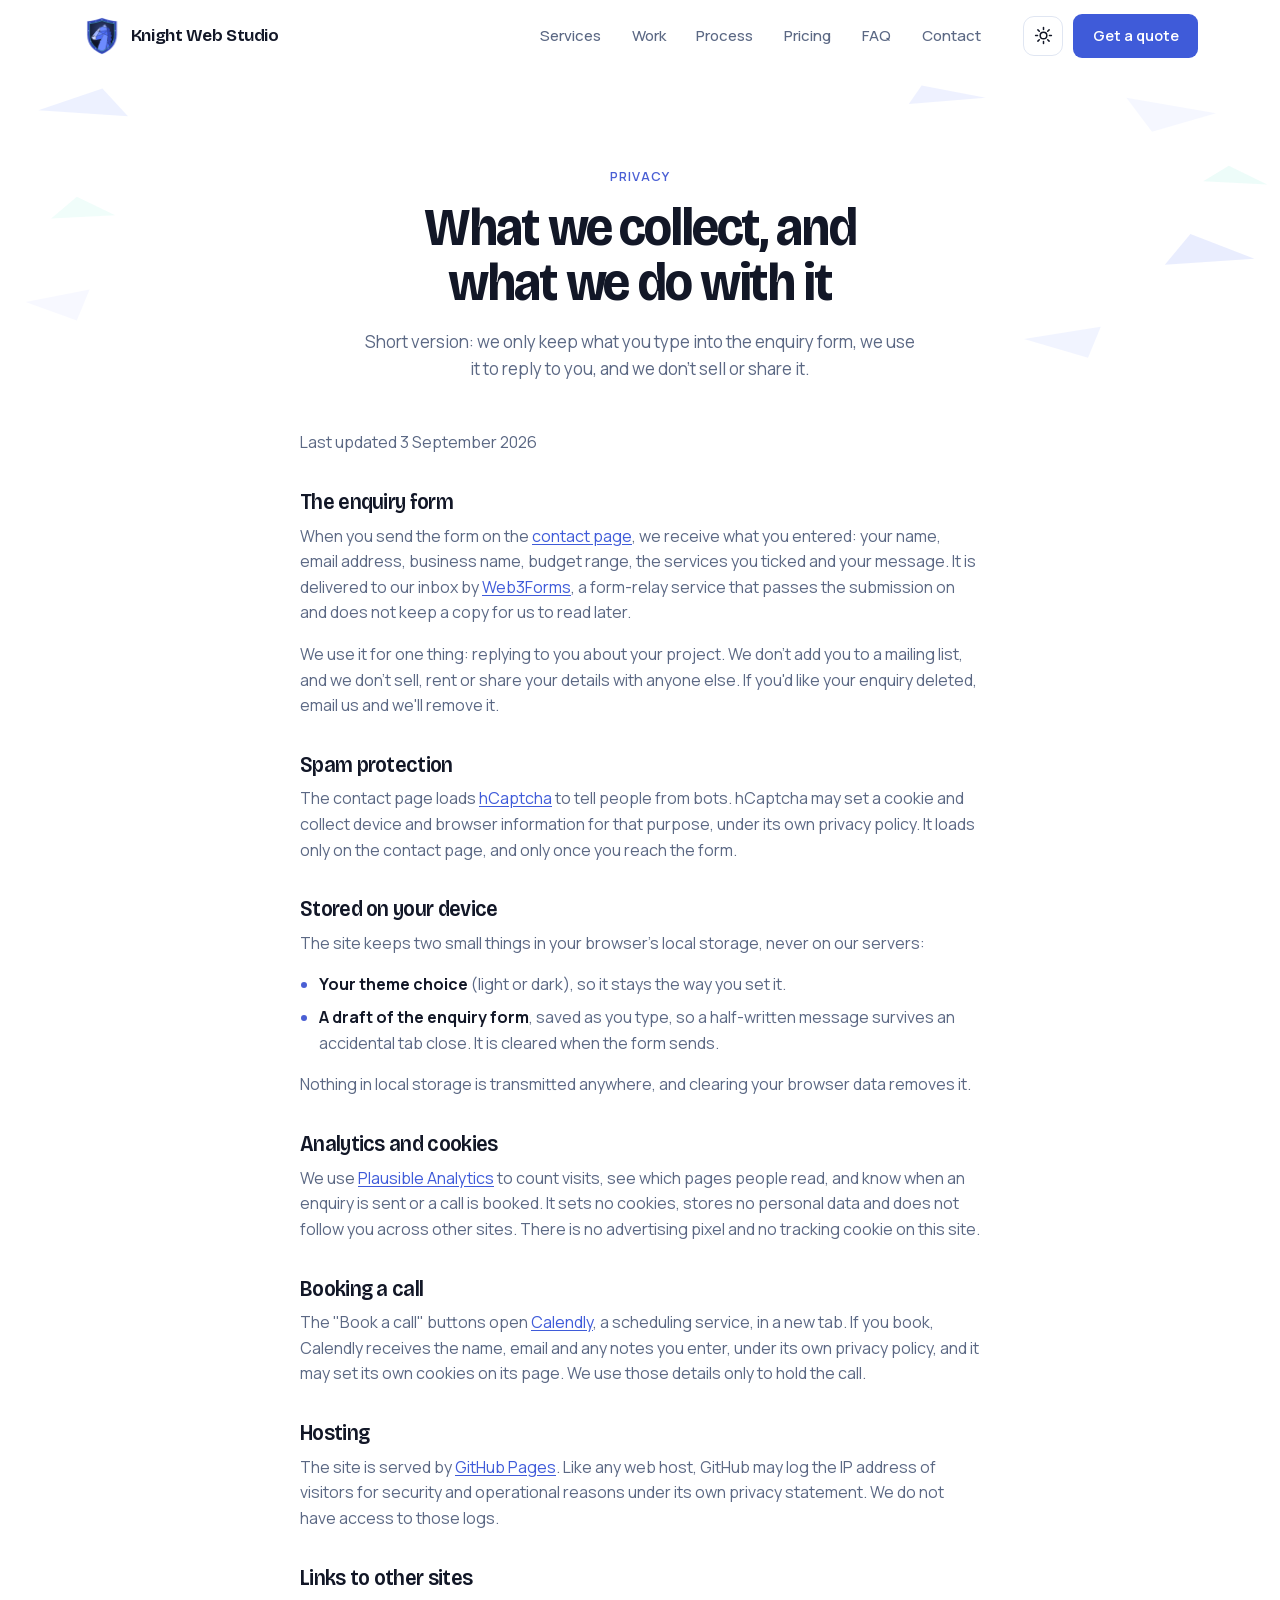
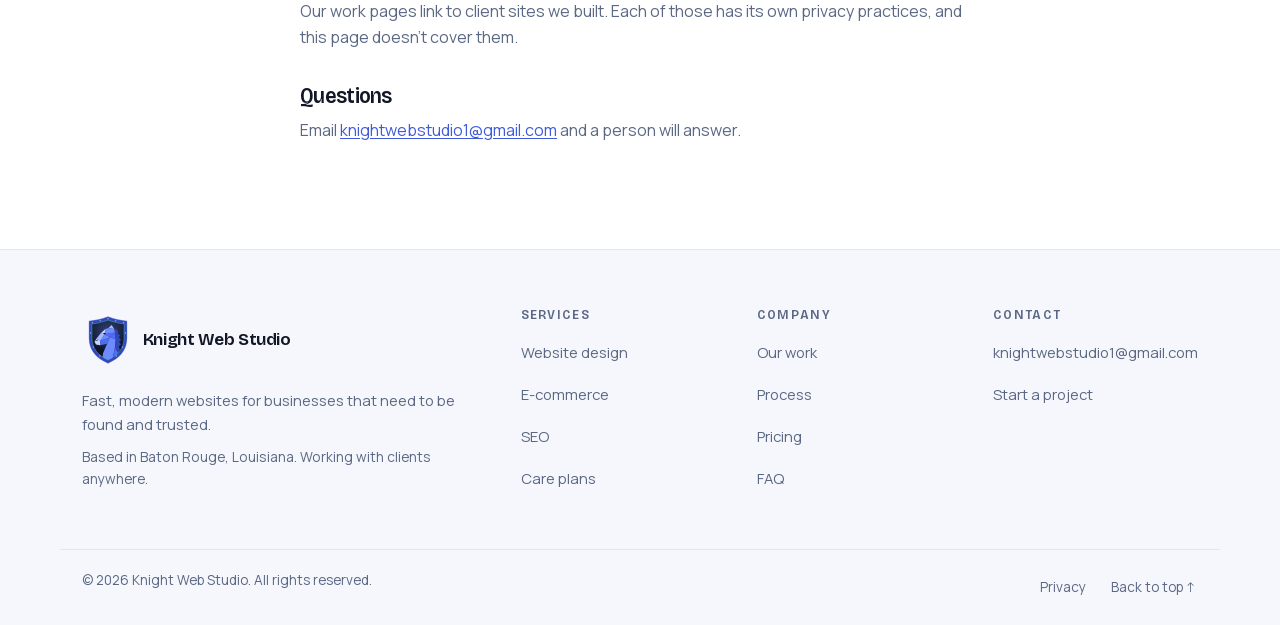
<file: privacy/index.html>
<!DOCTYPE html>
<html lang="en" data-theme="dark">
<head>
<meta charset="utf-8">
<meta name="viewport" content="width=device-width, initial-scale=1">

<title>Privacy — Knight Web Studio</title>
<meta name="description" content="What Knight Web Studio collects when you use this site or send an enquiry, and what happens to it.">
<meta name="theme-color" content="#080b14">
<link rel="canonical" href="https://knightwebstudio.com/privacy/">

<meta property="og:type" content="website">
<meta property="og:title" content="Privacy — Knight Web Studio">
<meta property="og:description" content="What Knight Web Studio collects when you use this site or send an enquiry, and what happens to it.">
<meta property="og:url" content="https://knightwebstudio.com/privacy/">
<meta property="og:image" content="https://knightwebstudio.com/assets/img/og-image.png">
<meta property="og:image:width" content="1200">
<meta property="og:image:height" content="630">
<meta property="og:image:alt" content="Knight Web Studio — websites that win you customers">
<meta property="og:site_name" content="Knight Web Studio">
<meta name="twitter:card" content="summary_large_image">

<link rel="icon" href="/favicon.ico" sizes="32x32">
<link rel="icon" href="/assets/img/logo.svg" type="image/svg+xml">
<link rel="apple-touch-icon" href="/assets/img/apple-touch-icon.png">
<link rel="manifest" href="/site.webmanifest">
<script>
  // Restore the saved theme before first paint, so a light-theme visitor
  // never sees a dark flash. main.js still owns the toggle itself.
  (function () {
    var d = document.documentElement; d.classList.add('js');
    // The header crest builds itself on the first page of a visit only
    try { if (!sessionStorage.getItem('kws-crest')) { d.classList.add('crest-intro'); sessionStorage.setItem('kws-crest', '1'); } } catch (e) {}
    try {
      var t = localStorage.getItem('theme');
      if (!t && matchMedia('(prefers-color-scheme: light)').matches) t = 'light';
      if (t) d.setAttribute('data-theme', t);
    } catch (e) { /* private mode */ }
  })();
</script>
<link rel="preload" href="/assets/fonts/bricolage-grotesque.woff2" as="font" type="font/woff2" crossorigin>
<link rel="preload" href="/assets/fonts/manrope.woff2" as="font" type="font/woff2" crossorigin>
<link rel="stylesheet" href="/assets/css/styles.css">

<script type="application/ld+json">
{
  "@context": "https://schema.org",
  "@graph": [
    {
      "@type": [
        "ProfessionalService",
        "Organization"
      ],
      "@id": "https://knightwebstudio.com/#org",
      "name": "Knight Web Studio",
      "description": "Web design and development studio building fast, modern websites for small businesses.",
      "url": "https://knightwebstudio.com/",
      "email": "knightwebstudio1@gmail.com",
      "logo": {
        "@type": "ImageObject",
        "url": "https://knightwebstudio.com/assets/img/logo.svg"
      },
      "image": "https://knightwebstudio.com/assets/img/og-image.png",
      "priceRange": "$$",
      "address": {
        "@type": "PostalAddress",
        "addressLocality": "Baton Rouge",
        "addressRegion": "LA",
        "addressCountry": "US"
      },
      "areaServed": "Worldwide",
      "knowsAbout": [
        "Web design",
        "Web development",
        "E-commerce",
        "SEO",
        "Website maintenance"
      ],
      "hasOfferCatalog": {
        "@type": "OfferCatalog",
        "name": "Services",
        "itemListElement": [
          {
            "@type": "Offer",
            "name": "Starter website",
            "priceCurrency": "USD",
            "price": "2000",
            "description": "Information website: who you are, what you offer and how to reach you, up to 5 pages."
          },
          {
            "@type": "Offer",
            "name": "Business website",
            "priceCurrency": "USD",
            "price": "4000",
            "description": "Full marketing site, up to 10 pages, blog and analytics."
          },
          {
            "@type": "Offer",
            "name": "Commerce website",
            "priceCurrency": "USD",
            "price": "8000",
            "description": "Online store with payments, shipping and tax configured."
          },
          {
            "@type": "Offer",
            "name": "Brand identity",
            "priceCurrency": "USD",
            "price": "1500",
            "description": "Logo and mark, colour palette, typography, brand guidelines and social templates."
          },
          {
            "@type": "Offer",
            "name": "Care plan",
            "priceCurrency": "USD",
            "price": "300",
            "description": "Hosting, backups, monitoring, updates and monthly content edits.",
            "priceSpecification": {
              "@type": "UnitPriceSpecification",
              "price": "300",
              "priceCurrency": "USD",
              "unitCode": "MON"
            }
          }
        ]
      }
    },
    {
      "@type": "WebSite",
      "@id": "https://knightwebstudio.com/#website",
      "url": "https://knightwebstudio.com/",
      "name": "Knight Web Studio",
      "publisher": {
        "@id": "https://knightwebstudio.com/#org"
      },
      "inLanguage": "en"
    }
  ]
}
</script>
<script type="application/ld+json">
{
  "@context": "https://schema.org",
  "@type": "BreadcrumbList",
  "itemListElement": [
    {
      "@type": "ListItem",
      "position": 1,
      "name": "Home",
      "item": "https://knightwebstudio.com/"
    },
    {
      "@type": "ListItem",
      "position": 2,
      "name": "Privacy",
      "item": "https://knightwebstudio.com/privacy/"
    }
  ]
}
</script>
</head>

<body>
<a class="skip-link" href="#main">Skip to content</a>
<!-- ===================== HEADER ===================== -->
<header class="site-header" id="site-header">
  <div class="scroll-progress" id="scroll-progress" aria-hidden="true"></div>
  <div class="container header-inner">
    <a class="brand" href="/" aria-label="Knight Web Studio home">
      <!-- art:crest-header --><svg class="crest brand-crest" viewBox="0 0 120 120" aria-hidden="true" style="--t1:#c9d4ff;--t2:#a5b8ff;--t3:#6d8bff;--t4:#4f6ef7;--t5:#3348b8;--ink:#080b14;--accent:#46e0c0;--rim:#3348b8;--rim2:#a5b8ff;--field1:#17203a;--field2:#0b1020;--ribbon:#141c3f;--ribbon2:#0b1020;--steel1:#dfe6fb;--steel2:#a9b6d6;--steel3:#7d8bb0"><defs><linearGradient id="ch-fld" x1="0" y1="0" x2="0" y2="1"><stop offset="0" stop-color="var(--field1)"/><stop offset="1" stop-color="var(--field2)"/></linearGradient><radialGradient id="ch-glow" cx=".5" cy=".42" r=".5"><stop offset="0" stop-color="#6d8bff" stop-opacity=".35"/><stop offset="1" stop-color="#6d8bff" stop-opacity="0"/></radialGradient><linearGradient id="ch-gl" x1="0" x2="1"><stop offset="0" stop-color="#fff" stop-opacity="0"/><stop offset=".5" stop-color="#fff" stop-opacity=".5"/><stop offset="1" stop-color="#fff" stop-opacity="0"/></linearGradient><clipPath id="ch-in"><path d="M60 14C73 19 88 22 97 23V56C97 81 80 97 60 106C40 97 23 81 23 56V23C32 22 47 19 60 14Z"/></clipPath><clipPath id="ch-out"><path d="M60 6C75 12 92 15 104 16V56C104 86 84 104 60 114C36 104 16 86 16 56V16C28 15 45 12 60 6Z"/></clipPath></defs><g class="a-rim"><path d="M60 6C75 12 92 15 104 16V56C104 86 84 104 60 114C36 104 16 86 16 56V16C28 15 45 12 60 6Z" fill="var(--rim)"/><path d="M60 6C75 12 92 15 104 16V56C104 86 84 104 60 114C36 104 16 86 16 56V16C28 15 45 12 60 6Z" fill="none" stroke="var(--rim2)" stroke-opacity=".55" stroke-width="1.2"/><path class="a-field" d="M60 14C73 19 88 22 97 23V56C97 81 80 97 60 106C40 97 23 81 23 56V23C32 22 47 19 60 14Z" fill="url(#ch-fld)"/></g><g clip-path="url(#ch-in)"><circle class="a-field" cx="60" cy="50" r="42" fill="url(#ch-glow)"/><g transform="translate(22 22) scale(.86)" stroke-linejoin="round"><polygon class="facet" style="--i:0;--dx:-8.0px;--dy:-6.4px" fill="var(--t2)" points="54,4 61,15 46,12"/><polygon class="facet" style="--i:1;--dx:-1.6px;--dy:6.4px" fill="var(--t1)" points="54,4 46,12 50,9"/><polygon class="facet" style="--i:2;--dx:4.8px;--dy:4.8px" fill="var(--t3)" points="37,15 46,12 61,15 63,24 35,29"/><polygon class="facet" style="--i:3;--dx:-6.4px;--dy:3.2px" fill="var(--t1)" points="37,15 24,27 35,29"/><polygon class="facet" style="--i:4;--dx:0.0px;--dy:1.6px" fill="var(--t2)" points="24,27 13,41 24,46 35,29"/><polygon class="facet" style="--i:5;--dx:6.4px;--dy:0.0px" fill="var(--t1)" points="13,41 8,49 12,56 23,58 24,46"/><polygon class="facet" style="--i:6;--dx:-4.8px;--dy:-1.6px" fill="var(--t3)" points="35,29 24,46 50,37"/><polygon class="facet" style="--i:7;--dx:1.6px;--dy:-3.2px" fill="var(--t4)" points="35,29 50,37 63,24"/><polygon class="facet" style="--i:8;--dx:8.0px;--dy:-4.8px" fill="var(--t4)" points="24,46 23,58 42,54 50,37"/><polygon class="facet" style="--i:9;--dx:-3.2px;--dy:-6.4px" fill="var(--t3)" points="50,37 42,54 38,63 63,63 65,43"/><polygon class="facet" style="--i:10;--dx:3.2px;--dy:6.4px" fill="var(--t4)" points="50,37 65,43 63,24"/><polygon class="facet" style="--i:11;--dx:-8.0px;--dy:4.8px" fill="var(--t3)" points="38,63 31,80 26,112 53,112 63,63"/><polygon class="facet" style="--i:12;--dx:-1.6px;--dy:3.2px" fill="var(--t4)" points="63,63 53,112 78,112 72,80"/><polygon class="facet" style="--i:13;--dx:4.8px;--dy:1.6px" fill="var(--t5)" points="61,15 67,16 72,22 69,26 77,32 73,36 79,44 74,48 79,57 73,61 76,70 72,80 63,63 65,43 63,24"/><path class="eye" d="M30 27Q35 24 40 27Q35 30 30 27Z" fill="var(--ink)"/><path d="M12 46L16 45" stroke="var(--ink)" stroke-width="1.6" stroke-linecap="round"/></g></g><path class="a-line" pathLength="1" d="M60 14C73 19 88 22 97 23V56C97 81 80 97 60 106C40 97 23 81 23 56V23C32 22 47 19 60 14Z" fill="none" stroke="var(--accent)" stroke-opacity=".9" stroke-width="1"/><circle class="rivet" style="--i:0" cx="24" cy="20" r="1.6" fill="var(--rim2)" fill-opacity=".85"/><circle class="rivet" style="--i:1" cx="42" cy="15.5" r="1.6" fill="var(--rim2)" fill-opacity=".85"/><circle class="rivet" style="--i:2" cx="60" cy="11" r="1.6" fill="var(--rim2)" fill-opacity=".85"/><circle class="rivet" style="--i:3" cx="78" cy="15.5" r="1.6" fill="var(--rim2)" fill-opacity=".85"/><circle class="rivet" style="--i:4" cx="96" cy="20" r="1.6" fill="var(--rim2)" fill-opacity=".85"/><circle class="rivet" style="--i:5" cx="100" cy="44" r="1.6" fill="var(--rim2)" fill-opacity=".85"/><circle class="rivet" style="--i:6" cx="20" cy="44" r="1.6" fill="var(--rim2)" fill-opacity=".85"/><circle class="rivet" style="--i:7" cx="94" cy="76" r="1.6" fill="var(--rim2)" fill-opacity=".85"/><circle class="rivet" style="--i:8" cx="26" cy="76" r="1.6" fill="var(--rim2)" fill-opacity=".85"/><circle class="rivet" style="--i:9" cx="79" cy="97" r="1.6" fill="var(--rim2)" fill-opacity=".85"/><circle class="rivet" style="--i:10" cx="41" cy="97" r="1.6" fill="var(--rim2)" fill-opacity=".85"/><g clip-path="url(#ch-out)"><g transform="rotate(20 60 60)"><rect class="a-glint" x="-60" y="-30" width="16" height="180" fill="url(#ch-gl)"/></g></g></svg><!-- /art:crest-header -->
      <span class="brand-name">Knight Web Studio</span>
    </a>

    <nav class="nav" id="nav" aria-label="Main">
      <div class="nav-inner">
        <ul class="nav-links">
          <li><a href="/services/">Services</a></li>
          <li><a href="/work/">Work</a></li>
          <li><a href="/process/">Process</a></li>
          <li><a href="/pricing/">Pricing</a></li>
          <li><a href="/faq/">FAQ</a></li>
          <li><a href="/contact/">Contact</a></li>
        </ul>
        <span class="nav-indicator" aria-hidden="true"></span>

        <!-- Overlay-only footer: on desktop this is hidden -->
        <div class="nav-foot">
          <a class="btn btn-primary btn-block" href="/contact/">Start your project</a>
          <a class="nav-mail" href="mailto:knightwebstudio1@gmail.com">knightwebstudio1@gmail.com</a>
        </div>
      </div>
    </nav>

    <div class="header-actions">
      <button class="icon-btn" id="theme-toggle" type="button"
              aria-label="Switch to light theme" title="Toggle theme">
        <svg class="icon-moon" viewBox="0 0 24 24" aria-hidden="true"><path d="M21 12.8A9 9 0 1 1 11.2 3a7 7 0 0 0 9.8 9.8Z"/></svg>
        <svg class="icon-sun" viewBox="0 0 24 24" aria-hidden="true"><circle cx="12" cy="12" r="4.2"/><path d="M12 2v2.5M12 19.5V22M2 12h2.5M19.5 12H22M4.9 4.9l1.8 1.8M17.3 17.3l1.8 1.8M19.1 4.9l-1.8 1.8M6.7 17.3l-1.8 1.8"/></svg>
      </button>
      <a class="btn btn-primary btn-sm header-cta" href="/contact/">Get a quote</a>
      <button class="icon-btn nav-toggle" id="nav-toggle" type="button"
              aria-expanded="false" aria-controls="nav" aria-label="Open menu">
        <span class="burger" aria-hidden="true"></span>
      </button>
    </div>
  </div>
</header>

<main id="main">

  <section class="page-head-wrap">
    <div class="hero-art"><!-- art:shards --><svg class="shards" viewBox="0 0 100 100" preserveAspectRatio="none" aria-hidden="true" style="--t1:#c9d4ff;--t2:#a5b8ff;--t3:#6d8bff;--t4:#4f6ef7;--t5:#3348b8;--ink:#080b14;--accent:#46e0c0;--rim:#3348b8;--rim2:#a5b8ff;--field1:#17203a;--field2:#0b1020;--ribbon:#141c3f;--ribbon2:#0b1020;--steel1:#dfe6fb;--steel2:#a9b6d6;--steel3:#7d8bb0"><polygon class="shard" style="--i:0" fill="var(--t3)" fill-opacity="0.2" points="3,12 8,5 10,14"/><polygon class="shard" style="--i:1" fill="var(--t2)" fill-opacity="0.18" points="88,8 95,13 90,19"/><polygon class="shard" style="--i:2" fill="var(--t4)" fill-opacity="0.2" points="93,52 98,60 91,62"/><polygon class="shard" style="--i:3" fill="var(--t2)" fill-opacity="0.16" points="2,74 7,70 6,80"/><polygon class="shard" style="--i:4" fill="var(--t3)" fill-opacity="0.16" points="80,86 86,82 85,92"/><polygon class="shard" style="--i:5" fill="var(--accent)" fill-opacity="0.16" points="96,30 99,36 94,35"/><polygon class="shard" style="--i:6" fill="var(--accent)" fill-opacity="0.14" points="6,40 9,46 4,47"/><polygon class="shard" style="--i:7" fill="var(--t4)" fill-opacity="0.16" points="72,4 77,8 71,10"/></svg><!-- /art:shards --></div>
    <div class="container">
      <header class="page-head">
        <p class="eyebrow">Privacy</p>
        <h1>What we collect, and what we do with it</h1>
        <p class="section-sub">Short version: we only keep what you type into the enquiry form, we use it to reply to you, and we don't sell or share it.</p>
      </header>
    </div>
  </section>

  <section class="section" id="privacy">
    <div class="container">
      <div class="prose reveal">
        <p class="prose-updated">Last updated 3 September 2026</p>

        <h2>The enquiry form</h2>
        <p>When you send the form on the <a href="/contact/">contact page</a>, we receive what you entered: your name, email address, business name, budget range, the services you ticked and your message. It is delivered to our inbox by <a href="https://web3forms.com" target="_blank" rel="noopener">Web3Forms</a>, a form-relay service that passes the submission on and does not keep a copy for us to read later.</p>
        <p>We use it for one thing: replying to you about your project. We don't add you to a mailing list, and we don't sell, rent or share your details with anyone else. If you'd like your enquiry deleted, email us and we'll remove it.</p>

        <h2>Spam protection</h2>
        <p>The contact page loads <a href="https://www.hcaptcha.com/privacy" target="_blank" rel="noopener">hCaptcha</a> to tell people from bots. hCaptcha may set a cookie and collect device and browser information for that purpose, under its own privacy policy. It loads only on the contact page, and only once you reach the form.</p>

        <h2>Stored on your device</h2>
        <p>The site keeps two small things in your browser's local storage, never on our servers:</p>
        <ul>
          <li><strong>Your theme choice</strong> (light or dark), so it stays the way you set it.</li>
          <li><strong>A draft of the enquiry form</strong>, saved as you type, so a half-written message survives an accidental tab close. It is cleared when the form sends.</li>
        </ul>
        <p>Nothing in local storage is transmitted anywhere, and clearing your browser data removes it.</p>

        <h2>Analytics and cookies</h2>
        <!-- Matches SITE_CONFIG.analyticsScript in main.js. If analytics is switched off, go back to:
             "There is no analytics script, no advertising pixel and no tracking cookie on this site." -->
        <p>We use <a href="https://plausible.io/data-policy" target="_blank" rel="noopener">Plausible Analytics</a> to count visits, see which pages people read, and know when an enquiry is sent or a call is booked. It sets no cookies, stores no personal data and does not follow you across other sites. There is no advertising pixel and no tracking cookie on this site.</p>

        <!-- Matches SITE_CONFIG.bookingUrl in main.js. Remove if booking is switched off. -->
        <h2>Booking a call</h2>
        <p>The "Book a call" buttons open <a href="https://calendly.com/privacy" target="_blank" rel="noopener">Calendly</a>, a scheduling service, in a new tab. If you book, Calendly receives the name, email and any notes you enter, under its own privacy policy, and it may set its own cookies on its page. We use those details only to hold the call.</p>

        <h2>Hosting</h2>
        <p>The site is served by <a href="https://docs.github.com/en/site-policy/privacy-policies/github-general-privacy-statement" target="_blank" rel="noopener">GitHub Pages</a>. Like any web host, GitHub may log the IP address of visitors for security and operational reasons under its own privacy statement. We do not have access to those logs.</p>

        <h2>Links to other sites</h2>
        <p>Our work pages link to client sites we built. Each of those has its own privacy practices, and this page doesn't cover them.</p>

        <h2>Questions</h2>
        <p>Email <a href="mailto:knightwebstudio1@gmail.com">knightwebstudio1@gmail.com</a> and a person will answer.</p>
      </div>
    </div>
  </section>

</main>


<!-- ===================== FOOTER ===================== -->
<footer class="site-footer">
  <div class="container footer-grid">
    <div class="footer-brand">
      <a class="brand" href="/">
        <!-- art:crest-footer --><svg class="crest footer-crest" viewBox="0 0 120 120" aria-hidden="true" style="--t1:#c9d4ff;--t2:#a5b8ff;--t3:#6d8bff;--t4:#4f6ef7;--t5:#3348b8;--ink:#080b14;--accent:#46e0c0;--rim:#3348b8;--rim2:#a5b8ff;--field1:#17203a;--field2:#0b1020;--ribbon:#141c3f;--ribbon2:#0b1020;--steel1:#dfe6fb;--steel2:#a9b6d6;--steel3:#7d8bb0"><defs><linearGradient id="cf-fld" x1="0" y1="0" x2="0" y2="1"><stop offset="0" stop-color="var(--field1)"/><stop offset="1" stop-color="var(--field2)"/></linearGradient><radialGradient id="cf-glow" cx=".5" cy=".42" r=".5"><stop offset="0" stop-color="#6d8bff" stop-opacity=".35"/><stop offset="1" stop-color="#6d8bff" stop-opacity="0"/></radialGradient><linearGradient id="cf-gl" x1="0" x2="1"><stop offset="0" stop-color="#fff" stop-opacity="0"/><stop offset=".5" stop-color="#fff" stop-opacity=".5"/><stop offset="1" stop-color="#fff" stop-opacity="0"/></linearGradient><clipPath id="cf-in"><path d="M60 14C73 19 88 22 97 23V56C97 81 80 97 60 106C40 97 23 81 23 56V23C32 22 47 19 60 14Z"/></clipPath><clipPath id="cf-out"><path d="M60 6C75 12 92 15 104 16V56C104 86 84 104 60 114C36 104 16 86 16 56V16C28 15 45 12 60 6Z"/></clipPath></defs><g class="a-rim"><path d="M60 6C75 12 92 15 104 16V56C104 86 84 104 60 114C36 104 16 86 16 56V16C28 15 45 12 60 6Z" fill="var(--rim)"/><path d="M60 6C75 12 92 15 104 16V56C104 86 84 104 60 114C36 104 16 86 16 56V16C28 15 45 12 60 6Z" fill="none" stroke="var(--rim2)" stroke-opacity=".55" stroke-width="1.2"/><path class="a-field" d="M60 14C73 19 88 22 97 23V56C97 81 80 97 60 106C40 97 23 81 23 56V23C32 22 47 19 60 14Z" fill="url(#cf-fld)"/></g><g clip-path="url(#cf-in)"><circle class="a-field" cx="60" cy="50" r="42" fill="url(#cf-glow)"/><g transform="translate(22 22) scale(.86)" stroke-linejoin="round"><polygon class="facet" style="--i:0;--dx:-8.0px;--dy:-6.4px" fill="var(--t2)" points="54,4 61,15 46,12"/><polygon class="facet" style="--i:1;--dx:-1.6px;--dy:6.4px" fill="var(--t1)" points="54,4 46,12 50,9"/><polygon class="facet" style="--i:2;--dx:4.8px;--dy:4.8px" fill="var(--t3)" points="37,15 46,12 61,15 63,24 35,29"/><polygon class="facet" style="--i:3;--dx:-6.4px;--dy:3.2px" fill="var(--t1)" points="37,15 24,27 35,29"/><polygon class="facet" style="--i:4;--dx:0.0px;--dy:1.6px" fill="var(--t2)" points="24,27 13,41 24,46 35,29"/><polygon class="facet" style="--i:5;--dx:6.4px;--dy:0.0px" fill="var(--t1)" points="13,41 8,49 12,56 23,58 24,46"/><polygon class="facet" style="--i:6;--dx:-4.8px;--dy:-1.6px" fill="var(--t3)" points="35,29 24,46 50,37"/><polygon class="facet" style="--i:7;--dx:1.6px;--dy:-3.2px" fill="var(--t4)" points="35,29 50,37 63,24"/><polygon class="facet" style="--i:8;--dx:8.0px;--dy:-4.8px" fill="var(--t4)" points="24,46 23,58 42,54 50,37"/><polygon class="facet" style="--i:9;--dx:-3.2px;--dy:-6.4px" fill="var(--t3)" points="50,37 42,54 38,63 63,63 65,43"/><polygon class="facet" style="--i:10;--dx:3.2px;--dy:6.4px" fill="var(--t4)" points="50,37 65,43 63,24"/><polygon class="facet" style="--i:11;--dx:-8.0px;--dy:4.8px" fill="var(--t3)" points="38,63 31,80 26,112 53,112 63,63"/><polygon class="facet" style="--i:12;--dx:-1.6px;--dy:3.2px" fill="var(--t4)" points="63,63 53,112 78,112 72,80"/><polygon class="facet" style="--i:13;--dx:4.8px;--dy:1.6px" fill="var(--t5)" points="61,15 67,16 72,22 69,26 77,32 73,36 79,44 74,48 79,57 73,61 76,70 72,80 63,63 65,43 63,24"/><path class="eye" d="M30 27Q35 24 40 27Q35 30 30 27Z" fill="var(--ink)"/><path d="M12 46L16 45" stroke="var(--ink)" stroke-width="1.6" stroke-linecap="round"/></g></g><path class="a-line" pathLength="1" d="M60 14C73 19 88 22 97 23V56C97 81 80 97 60 106C40 97 23 81 23 56V23C32 22 47 19 60 14Z" fill="none" stroke="var(--accent)" stroke-opacity=".9" stroke-width="1"/><circle class="rivet" style="--i:0" cx="24" cy="20" r="1.6" fill="var(--rim2)" fill-opacity=".85"/><circle class="rivet" style="--i:1" cx="42" cy="15.5" r="1.6" fill="var(--rim2)" fill-opacity=".85"/><circle class="rivet" style="--i:2" cx="60" cy="11" r="1.6" fill="var(--rim2)" fill-opacity=".85"/><circle class="rivet" style="--i:3" cx="78" cy="15.5" r="1.6" fill="var(--rim2)" fill-opacity=".85"/><circle class="rivet" style="--i:4" cx="96" cy="20" r="1.6" fill="var(--rim2)" fill-opacity=".85"/><circle class="rivet" style="--i:5" cx="100" cy="44" r="1.6" fill="var(--rim2)" fill-opacity=".85"/><circle class="rivet" style="--i:6" cx="20" cy="44" r="1.6" fill="var(--rim2)" fill-opacity=".85"/><circle class="rivet" style="--i:7" cx="94" cy="76" r="1.6" fill="var(--rim2)" fill-opacity=".85"/><circle class="rivet" style="--i:8" cx="26" cy="76" r="1.6" fill="var(--rim2)" fill-opacity=".85"/><circle class="rivet" style="--i:9" cx="79" cy="97" r="1.6" fill="var(--rim2)" fill-opacity=".85"/><circle class="rivet" style="--i:10" cx="41" cy="97" r="1.6" fill="var(--rim2)" fill-opacity=".85"/><g clip-path="url(#cf-out)"><g transform="rotate(20 60 60)"><rect class="a-glint" x="-60" y="-30" width="16" height="180" fill="url(#cf-gl)"/></g></g></svg><!-- /art:crest-footer -->
        <span class="brand-name">Knight Web Studio</span>
      </a>
      <p>Fast, modern websites for businesses that need to be found and trusted.</p>
      <!-- EDIT ME: location. Also in the JSON-LD address and on the contact page. -->
      <p class="footer-loc">Based in Baton Rouge, Louisiana. Working with clients anywhere.</p>
    </div>

    <nav class="footer-col" aria-label="Services">
      <h3>Services</h3>
      <a href="/services/">Website design</a>
      <a href="/services/">E-commerce</a>
      <a href="/services/">SEO</a>
      <a href="/services/">Care plans</a>
    </nav>

    <nav class="footer-col" aria-label="Company">
      <h3>Company</h3>
      <a href="/work/">Our work</a>
      <a href="/process/">Process</a>
      <a href="/pricing/">Pricing</a>
      <a href="/faq/">FAQ</a>
    </nav>

    <nav class="footer-col" aria-label="Contact">
      <h3>Contact</h3>
      <a href="mailto:knightwebstudio1@gmail.com">knightwebstudio1@gmail.com</a>
      <a href="/contact/">Start a project</a>
    </nav>
  </div>

  <div class="container footer-bottom">
    <p>&copy; <span id="year">2026</span> Knight Web Studio. All rights reserved.</p>
    <p class="footer-links"><a href="/privacy/">Privacy</a><a href="#top">Back to top ↑</a></p>
  </div>
</footer>
<script src="/assets/js/main.js" defer></script>
</body>
</html>
</file>
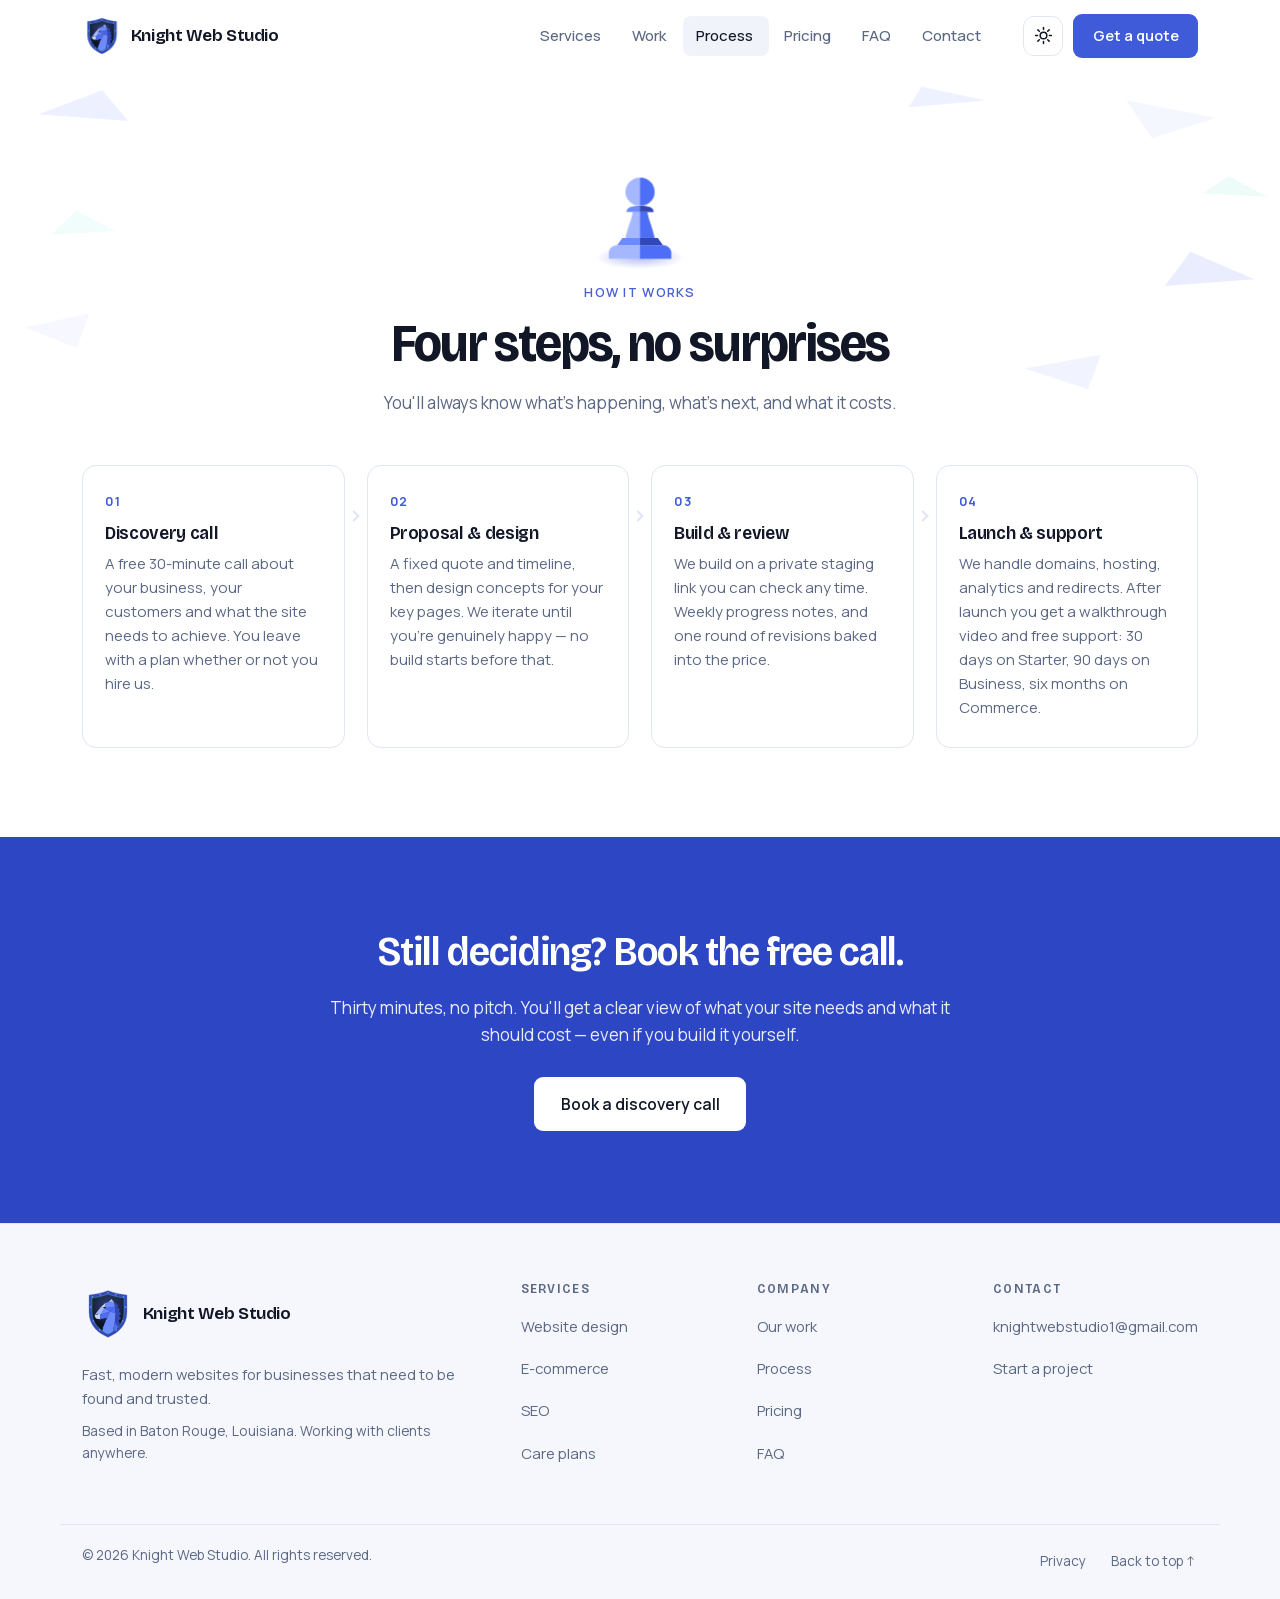
<file: process/index.html>
<!DOCTYPE html>
<html lang="en" data-theme="dark">
<head>
<meta charset="utf-8">
<meta name="viewport" content="width=device-width, initial-scale=1">

<title>How we work — Knight Web Studio</title>
<meta name="description" content="Four steps from discovery call to launch, with a fixed quote and no surprises.">
<meta name="theme-color" content="#080b14">
<link rel="canonical" href="https://knightwebstudio.com/process/">

<meta property="og:type" content="website">
<meta property="og:title" content="How we work — Knight Web Studio">
<meta property="og:description" content="Four steps from discovery call to launch, with a fixed quote and no surprises.">
<meta property="og:url" content="https://knightwebstudio.com/process/">
<meta property="og:image" content="https://knightwebstudio.com/assets/img/og-image.png">
<meta property="og:image:width" content="1200">
<meta property="og:image:height" content="630">
<meta property="og:image:alt" content="Knight Web Studio — websites that win you customers">
<meta property="og:site_name" content="Knight Web Studio">
<meta name="twitter:card" content="summary_large_image">

<link rel="icon" href="/favicon.ico" sizes="32x32">
<link rel="icon" href="/assets/img/logo.svg" type="image/svg+xml">
<link rel="apple-touch-icon" href="/assets/img/apple-touch-icon.png">
<link rel="manifest" href="/site.webmanifest">
<script>
  // Restore the saved theme before first paint, so a light-theme visitor
  // never sees a dark flash. main.js still owns the toggle itself.
  (function () {
    var d = document.documentElement; d.classList.add('js');
    // The header crest builds itself on the first page of a visit only
    try { if (!sessionStorage.getItem('kws-crest')) { d.classList.add('crest-intro'); sessionStorage.setItem('kws-crest', '1'); } } catch (e) {}
    try {
      var t = localStorage.getItem('theme');
      if (!t && matchMedia('(prefers-color-scheme: light)').matches) t = 'light';
      if (t) d.setAttribute('data-theme', t);
    } catch (e) { /* private mode */ }
  })();
</script>
<link rel="preload" href="/assets/fonts/bricolage-grotesque.woff2" as="font" type="font/woff2" crossorigin>
<link rel="preload" href="/assets/fonts/manrope.woff2" as="font" type="font/woff2" crossorigin>
<link rel="stylesheet" href="/assets/css/styles.css">

<script type="application/ld+json">
{
  "@context": "https://schema.org",
  "@graph": [
    {
      "@type": [
        "ProfessionalService",
        "Organization"
      ],
      "@id": "https://knightwebstudio.com/#org",
      "name": "Knight Web Studio",
      "description": "Web design and development studio building fast, modern websites for small businesses.",
      "url": "https://knightwebstudio.com/",
      "email": "knightwebstudio1@gmail.com",
      "logo": {
        "@type": "ImageObject",
        "url": "https://knightwebstudio.com/assets/img/logo.svg"
      },
      "image": "https://knightwebstudio.com/assets/img/og-image.png",
      "priceRange": "$$",
      "address": {
        "@type": "PostalAddress",
        "addressLocality": "Baton Rouge",
        "addressRegion": "LA",
        "addressCountry": "US"
      },
      "areaServed": "Worldwide",
      "knowsAbout": [
        "Web design",
        "Web development",
        "E-commerce",
        "SEO",
        "Website maintenance"
      ],
      "hasOfferCatalog": {
        "@type": "OfferCatalog",
        "name": "Services",
        "itemListElement": [
          {
            "@type": "Offer",
            "name": "Starter website",
            "priceCurrency": "USD",
            "price": "2000",
            "description": "Information website: who you are, what you offer and how to reach you, up to 5 pages."
          },
          {
            "@type": "Offer",
            "name": "Business website",
            "priceCurrency": "USD",
            "price": "4000",
            "description": "Full marketing site, up to 10 pages, blog and analytics."
          },
          {
            "@type": "Offer",
            "name": "Commerce website",
            "priceCurrency": "USD",
            "price": "8000",
            "description": "Online store with payments, shipping and tax configured."
          },
          {
            "@type": "Offer",
            "name": "Brand identity",
            "priceCurrency": "USD",
            "price": "1500",
            "description": "Logo and mark, colour palette, typography, brand guidelines and social templates."
          },
          {
            "@type": "Offer",
            "name": "Care plan",
            "priceCurrency": "USD",
            "price": "300",
            "description": "Hosting, backups, monitoring, updates and monthly content edits.",
            "priceSpecification": {
              "@type": "UnitPriceSpecification",
              "price": "300",
              "priceCurrency": "USD",
              "unitCode": "MON"
            }
          }
        ]
      }
    },
    {
      "@type": "WebSite",
      "@id": "https://knightwebstudio.com/#website",
      "url": "https://knightwebstudio.com/",
      "name": "Knight Web Studio",
      "publisher": {
        "@id": "https://knightwebstudio.com/#org"
      },
      "inLanguage": "en"
    }
  ]
}
</script>
<script type="application/ld+json">
{
  "@context": "https://schema.org",
  "@type": "BreadcrumbList",
  "itemListElement": [
    {
      "@type": "ListItem",
      "position": 1,
      "name": "Home",
      "item": "https://knightwebstudio.com/"
    },
    {
      "@type": "ListItem",
      "position": 2,
      "name": "Process",
      "item": "https://knightwebstudio.com/process/"
    }
  ]
}
</script>
</head>

<body>
<a class="skip-link" href="#main">Skip to content</a>
<!-- ===================== HEADER ===================== -->
<header class="site-header" id="site-header">
  <div class="scroll-progress" id="scroll-progress" aria-hidden="true"></div>
  <div class="container header-inner">
    <a class="brand" href="/" aria-label="Knight Web Studio home">
      <!-- art:crest-header --><svg class="crest brand-crest" viewBox="0 0 120 120" aria-hidden="true" style="--t1:#c9d4ff;--t2:#a5b8ff;--t3:#6d8bff;--t4:#4f6ef7;--t5:#3348b8;--ink:#080b14;--accent:#46e0c0;--rim:#3348b8;--rim2:#a5b8ff;--field1:#17203a;--field2:#0b1020;--ribbon:#141c3f;--ribbon2:#0b1020;--steel1:#dfe6fb;--steel2:#a9b6d6;--steel3:#7d8bb0"><defs><linearGradient id="ch-fld" x1="0" y1="0" x2="0" y2="1"><stop offset="0" stop-color="var(--field1)"/><stop offset="1" stop-color="var(--field2)"/></linearGradient><radialGradient id="ch-glow" cx=".5" cy=".42" r=".5"><stop offset="0" stop-color="#6d8bff" stop-opacity=".35"/><stop offset="1" stop-color="#6d8bff" stop-opacity="0"/></radialGradient><linearGradient id="ch-gl" x1="0" x2="1"><stop offset="0" stop-color="#fff" stop-opacity="0"/><stop offset=".5" stop-color="#fff" stop-opacity=".5"/><stop offset="1" stop-color="#fff" stop-opacity="0"/></linearGradient><clipPath id="ch-in"><path d="M60 14C73 19 88 22 97 23V56C97 81 80 97 60 106C40 97 23 81 23 56V23C32 22 47 19 60 14Z"/></clipPath><clipPath id="ch-out"><path d="M60 6C75 12 92 15 104 16V56C104 86 84 104 60 114C36 104 16 86 16 56V16C28 15 45 12 60 6Z"/></clipPath></defs><g class="a-rim"><path d="M60 6C75 12 92 15 104 16V56C104 86 84 104 60 114C36 104 16 86 16 56V16C28 15 45 12 60 6Z" fill="var(--rim)"/><path d="M60 6C75 12 92 15 104 16V56C104 86 84 104 60 114C36 104 16 86 16 56V16C28 15 45 12 60 6Z" fill="none" stroke="var(--rim2)" stroke-opacity=".55" stroke-width="1.2"/><path class="a-field" d="M60 14C73 19 88 22 97 23V56C97 81 80 97 60 106C40 97 23 81 23 56V23C32 22 47 19 60 14Z" fill="url(#ch-fld)"/></g><g clip-path="url(#ch-in)"><circle class="a-field" cx="60" cy="50" r="42" fill="url(#ch-glow)"/><g transform="translate(22 22) scale(.86)" stroke-linejoin="round"><polygon class="facet" style="--i:0;--dx:-8.0px;--dy:-6.4px" fill="var(--t2)" points="54,4 61,15 46,12"/><polygon class="facet" style="--i:1;--dx:-1.6px;--dy:6.4px" fill="var(--t1)" points="54,4 46,12 50,9"/><polygon class="facet" style="--i:2;--dx:4.8px;--dy:4.8px" fill="var(--t3)" points="37,15 46,12 61,15 63,24 35,29"/><polygon class="facet" style="--i:3;--dx:-6.4px;--dy:3.2px" fill="var(--t1)" points="37,15 24,27 35,29"/><polygon class="facet" style="--i:4;--dx:0.0px;--dy:1.6px" fill="var(--t2)" points="24,27 13,41 24,46 35,29"/><polygon class="facet" style="--i:5;--dx:6.4px;--dy:0.0px" fill="var(--t1)" points="13,41 8,49 12,56 23,58 24,46"/><polygon class="facet" style="--i:6;--dx:-4.8px;--dy:-1.6px" fill="var(--t3)" points="35,29 24,46 50,37"/><polygon class="facet" style="--i:7;--dx:1.6px;--dy:-3.2px" fill="var(--t4)" points="35,29 50,37 63,24"/><polygon class="facet" style="--i:8;--dx:8.0px;--dy:-4.8px" fill="var(--t4)" points="24,46 23,58 42,54 50,37"/><polygon class="facet" style="--i:9;--dx:-3.2px;--dy:-6.4px" fill="var(--t3)" points="50,37 42,54 38,63 63,63 65,43"/><polygon class="facet" style="--i:10;--dx:3.2px;--dy:6.4px" fill="var(--t4)" points="50,37 65,43 63,24"/><polygon class="facet" style="--i:11;--dx:-8.0px;--dy:4.8px" fill="var(--t3)" points="38,63 31,80 26,112 53,112 63,63"/><polygon class="facet" style="--i:12;--dx:-1.6px;--dy:3.2px" fill="var(--t4)" points="63,63 53,112 78,112 72,80"/><polygon class="facet" style="--i:13;--dx:4.8px;--dy:1.6px" fill="var(--t5)" points="61,15 67,16 72,22 69,26 77,32 73,36 79,44 74,48 79,57 73,61 76,70 72,80 63,63 65,43 63,24"/><path class="eye" d="M30 27Q35 24 40 27Q35 30 30 27Z" fill="var(--ink)"/><path d="M12 46L16 45" stroke="var(--ink)" stroke-width="1.6" stroke-linecap="round"/></g></g><path class="a-line" pathLength="1" d="M60 14C73 19 88 22 97 23V56C97 81 80 97 60 106C40 97 23 81 23 56V23C32 22 47 19 60 14Z" fill="none" stroke="var(--accent)" stroke-opacity=".9" stroke-width="1"/><circle class="rivet" style="--i:0" cx="24" cy="20" r="1.6" fill="var(--rim2)" fill-opacity=".85"/><circle class="rivet" style="--i:1" cx="42" cy="15.5" r="1.6" fill="var(--rim2)" fill-opacity=".85"/><circle class="rivet" style="--i:2" cx="60" cy="11" r="1.6" fill="var(--rim2)" fill-opacity=".85"/><circle class="rivet" style="--i:3" cx="78" cy="15.5" r="1.6" fill="var(--rim2)" fill-opacity=".85"/><circle class="rivet" style="--i:4" cx="96" cy="20" r="1.6" fill="var(--rim2)" fill-opacity=".85"/><circle class="rivet" style="--i:5" cx="100" cy="44" r="1.6" fill="var(--rim2)" fill-opacity=".85"/><circle class="rivet" style="--i:6" cx="20" cy="44" r="1.6" fill="var(--rim2)" fill-opacity=".85"/><circle class="rivet" style="--i:7" cx="94" cy="76" r="1.6" fill="var(--rim2)" fill-opacity=".85"/><circle class="rivet" style="--i:8" cx="26" cy="76" r="1.6" fill="var(--rim2)" fill-opacity=".85"/><circle class="rivet" style="--i:9" cx="79" cy="97" r="1.6" fill="var(--rim2)" fill-opacity=".85"/><circle class="rivet" style="--i:10" cx="41" cy="97" r="1.6" fill="var(--rim2)" fill-opacity=".85"/><g clip-path="url(#ch-out)"><g transform="rotate(20 60 60)"><rect class="a-glint" x="-60" y="-30" width="16" height="180" fill="url(#ch-gl)"/></g></g></svg><!-- /art:crest-header -->
      <span class="brand-name">Knight Web Studio</span>
    </a>

    <nav class="nav" id="nav" aria-label="Main">
      <div class="nav-inner">
        <ul class="nav-links">
          <li><a href="/services/">Services</a></li>
          <li><a href="/work/">Work</a></li>
          <li><a href="/process/" aria-current="page">Process</a></li>
          <li><a href="/pricing/">Pricing</a></li>
          <li><a href="/faq/">FAQ</a></li>
          <li><a href="/contact/">Contact</a></li>
        </ul>
        <span class="nav-indicator" aria-hidden="true"></span>

        <!-- Overlay-only footer: on desktop this is hidden -->
        <div class="nav-foot">
          <a class="btn btn-primary btn-block" href="/contact/">Start your project</a>
          <a class="nav-mail" href="mailto:knightwebstudio1@gmail.com">knightwebstudio1@gmail.com</a>
        </div>
      </div>
    </nav>

    <div class="header-actions">
      <button class="icon-btn" id="theme-toggle" type="button"
              aria-label="Switch to light theme" title="Toggle theme">
        <svg class="icon-moon" viewBox="0 0 24 24" aria-hidden="true"><path d="M21 12.8A9 9 0 1 1 11.2 3a7 7 0 0 0 9.8 9.8Z"/></svg>
        <svg class="icon-sun" viewBox="0 0 24 24" aria-hidden="true"><circle cx="12" cy="12" r="4.2"/><path d="M12 2v2.5M12 19.5V22M2 12h2.5M19.5 12H22M4.9 4.9l1.8 1.8M17.3 17.3l1.8 1.8M19.1 4.9l-1.8 1.8M6.7 17.3l-1.8 1.8"/></svg>
      </button>
      <a class="btn btn-primary btn-sm header-cta" href="/contact/">Get a quote</a>
      <button class="icon-btn nav-toggle" id="nav-toggle" type="button"
              aria-expanded="false" aria-controls="nav" aria-label="Open menu">
        <span class="burger" aria-hidden="true"></span>
      </button>
    </div>
  </div>
</header>

<main id="main">

  <section class="page-head-wrap">
    <div class="hero-art"><!-- art:shards --><svg class="shards" viewBox="0 0 100 100" preserveAspectRatio="none" aria-hidden="true" style="--t1:#c9d4ff;--t2:#a5b8ff;--t3:#6d8bff;--t4:#4f6ef7;--t5:#3348b8;--ink:#080b14;--accent:#46e0c0;--rim:#3348b8;--rim2:#a5b8ff;--field1:#17203a;--field2:#0b1020;--ribbon:#141c3f;--ribbon2:#0b1020;--steel1:#dfe6fb;--steel2:#a9b6d6;--steel3:#7d8bb0"><polygon class="shard" style="--i:0" fill="var(--t3)" fill-opacity="0.2" points="3,12 8,5 10,14"/><polygon class="shard" style="--i:1" fill="var(--t2)" fill-opacity="0.18" points="88,8 95,13 90,19"/><polygon class="shard" style="--i:2" fill="var(--t4)" fill-opacity="0.2" points="93,52 98,60 91,62"/><polygon class="shard" style="--i:3" fill="var(--t2)" fill-opacity="0.16" points="2,74 7,70 6,80"/><polygon class="shard" style="--i:4" fill="var(--t3)" fill-opacity="0.16" points="80,86 86,82 85,92"/><polygon class="shard" style="--i:5" fill="var(--accent)" fill-opacity="0.16" points="96,30 99,36 94,35"/><polygon class="shard" style="--i:6" fill="var(--accent)" fill-opacity="0.14" points="6,40 9,46 4,47"/><polygon class="shard" style="--i:7" fill="var(--t4)" fill-opacity="0.16" points="72,4 77,8 71,10"/></svg><!-- /art:shards --></div>
    <div class="container">
      <header class="page-head">
        <div class="page-art"><!-- art:piece-pawn --><svg class="piece piece-pawn" viewBox="0 0 100 100" aria-hidden="true" style="--t1:#c9d4ff;--t2:#a5b8ff;--t3:#6d8bff;--t4:#4f6ef7;--t5:#3348b8;--ink:#080b14;--accent:#46e0c0;--rim:#3348b8;--rim2:#a5b8ff;--field1:#17203a;--field2:#0b1020;--ribbon:#141c3f;--ribbon2:#0b1020;--steel1:#dfe6fb;--steel2:#a9b6d6;--steel3:#7d8bb0"><defs><clipPath id="pc-pawn-r"><rect x="50" y="0" width="50" height="100"/></clipPath></defs><g class="sect" style="--i:0"><path d="M20 94H80V88C80 84 76 81 72 81H28C24 81 20 84 20 88Z" fill="var(--t2)"/><path d="M20 94H80V88C80 84 76 81 72 81H28C24 81 20 84 20 88Z" fill="var(--t4)" clip-path="url(#pc-pawn-r)"/></g><g class="sect" style="--i:1"><path d="M28 81H72L67 74H33Z" fill="var(--t3)"/><path d="M28 81H72L67 74H33Z" fill="var(--t5)" clip-path="url(#pc-pawn-r)"/></g><g class="sect" style="--i:2"><path d="M36 74C38 64 42 56 43 49H57C58 56 62 64 64 74Z" fill="var(--t2)"/><path d="M36 74C38 64 42 56 43 49H57C58 56 62 64 64 74Z" fill="var(--t4)" clip-path="url(#pc-pawn-r)"/></g><g class="sect" style="--i:3"><path d="M37 49H63C63 45 59 43 50 43C41 43 37 45 37 49Z" fill="var(--t3)"/><path d="M37 49H63C63 45 59 43 50 43C41 43 37 45 37 49Z" fill="var(--t5)" clip-path="url(#pc-pawn-r)"/></g><g class="sect" style="--i:4"><path d="M50 16C58 16 64 22 64 30C64 37 58 43 50 43C42 43 36 37 36 30C36 22 42 16 50 16Z" fill="var(--t2)"/><path d="M50 16C58 16 64 22 64 30C64 37 58 43 50 43C42 43 36 37 36 30C36 22 42 16 50 16Z" fill="var(--t4)" clip-path="url(#pc-pawn-r)"/></g><g class="sect" style="--i:5"></g></svg><!-- /art:piece-pawn --></div>
        <p class="eyebrow">How it works</p>
        <h1>Four steps, no surprises</h1>
        <p class="section-sub">You'll always know what's happening, what's next, and what it costs.</p>
      </header>
    </div>
  </section>

  <section class="section" id="process">
    <div class="container">

      <ol class="steps">
        <li class="step reveal">
          <span class="step-num">01</span>
          <h2 class="h3">Discovery call</h2>
          <p>A free 30-minute call about your business, your customers and what the site needs to achieve. You leave with a plan whether or not you hire us.</p>
        </li>
        <li class="step reveal">
          <span class="step-num">02</span>
          <h2 class="h3">Proposal &amp; design</h2>
          <p>A fixed quote and timeline, then design concepts for your key pages. We iterate until you're genuinely happy — no build starts before that.</p>
        </li>
        <li class="step reveal">
          <span class="step-num">03</span>
          <h2 class="h3">Build &amp; review</h2>
          <p>We build on a private staging link you can check any time. Weekly progress notes, and one round of revisions baked into the price.</p>
        </li>
        <li class="step reveal">
          <span class="step-num">04</span>
          <h2 class="h3">Launch &amp; support</h2>
          <p>We handle domains, hosting, analytics and redirects. After launch you get a walkthrough video and free support: 30 days on Starter, 90 days on Business, six months on Commerce.</p>
        </li>
      </ol>
    </div>
  </section>

  <section class="cta-band">
    <div class="container cta-inner reveal">
      <h2>Still deciding? Book the free call.</h2>
      <p>Thirty minutes, no pitch. You'll get a clear view of what your site needs and what it should cost — even if you build it yourself.</p>
      <a class="btn btn-light" href="/contact/" data-booking>Book a discovery call</a>
    </div>
  </section>

</main>

<!-- Mobile-only sticky CTA: the header's "Get a quote" is hidden below 980px,
     so without this there is no persistent way to convert on a phone. -->
<div class="mobile-cta" id="mobile-cta" hidden>
  <div class="mobile-cta-inner">
    <span class="mobile-cta-text">Free 30-min call<span> · no pitch</span></span>
    <a class="btn btn-primary btn-sm" href="/contact/">Get a quote</a>
  </div>
</div>

<!-- ===================== FOOTER ===================== -->
<footer class="site-footer">
  <div class="container footer-grid">
    <div class="footer-brand">
      <a class="brand" href="/">
        <!-- art:crest-footer --><svg class="crest footer-crest" viewBox="0 0 120 120" aria-hidden="true" style="--t1:#c9d4ff;--t2:#a5b8ff;--t3:#6d8bff;--t4:#4f6ef7;--t5:#3348b8;--ink:#080b14;--accent:#46e0c0;--rim:#3348b8;--rim2:#a5b8ff;--field1:#17203a;--field2:#0b1020;--ribbon:#141c3f;--ribbon2:#0b1020;--steel1:#dfe6fb;--steel2:#a9b6d6;--steel3:#7d8bb0"><defs><linearGradient id="cf-fld" x1="0" y1="0" x2="0" y2="1"><stop offset="0" stop-color="var(--field1)"/><stop offset="1" stop-color="var(--field2)"/></linearGradient><radialGradient id="cf-glow" cx=".5" cy=".42" r=".5"><stop offset="0" stop-color="#6d8bff" stop-opacity=".35"/><stop offset="1" stop-color="#6d8bff" stop-opacity="0"/></radialGradient><linearGradient id="cf-gl" x1="0" x2="1"><stop offset="0" stop-color="#fff" stop-opacity="0"/><stop offset=".5" stop-color="#fff" stop-opacity=".5"/><stop offset="1" stop-color="#fff" stop-opacity="0"/></linearGradient><clipPath id="cf-in"><path d="M60 14C73 19 88 22 97 23V56C97 81 80 97 60 106C40 97 23 81 23 56V23C32 22 47 19 60 14Z"/></clipPath><clipPath id="cf-out"><path d="M60 6C75 12 92 15 104 16V56C104 86 84 104 60 114C36 104 16 86 16 56V16C28 15 45 12 60 6Z"/></clipPath></defs><g class="a-rim"><path d="M60 6C75 12 92 15 104 16V56C104 86 84 104 60 114C36 104 16 86 16 56V16C28 15 45 12 60 6Z" fill="var(--rim)"/><path d="M60 6C75 12 92 15 104 16V56C104 86 84 104 60 114C36 104 16 86 16 56V16C28 15 45 12 60 6Z" fill="none" stroke="var(--rim2)" stroke-opacity=".55" stroke-width="1.2"/><path class="a-field" d="M60 14C73 19 88 22 97 23V56C97 81 80 97 60 106C40 97 23 81 23 56V23C32 22 47 19 60 14Z" fill="url(#cf-fld)"/></g><g clip-path="url(#cf-in)"><circle class="a-field" cx="60" cy="50" r="42" fill="url(#cf-glow)"/><g transform="translate(22 22) scale(.86)" stroke-linejoin="round"><polygon class="facet" style="--i:0;--dx:-8.0px;--dy:-6.4px" fill="var(--t2)" points="54,4 61,15 46,12"/><polygon class="facet" style="--i:1;--dx:-1.6px;--dy:6.4px" fill="var(--t1)" points="54,4 46,12 50,9"/><polygon class="facet" style="--i:2;--dx:4.8px;--dy:4.8px" fill="var(--t3)" points="37,15 46,12 61,15 63,24 35,29"/><polygon class="facet" style="--i:3;--dx:-6.4px;--dy:3.2px" fill="var(--t1)" points="37,15 24,27 35,29"/><polygon class="facet" style="--i:4;--dx:0.0px;--dy:1.6px" fill="var(--t2)" points="24,27 13,41 24,46 35,29"/><polygon class="facet" style="--i:5;--dx:6.4px;--dy:0.0px" fill="var(--t1)" points="13,41 8,49 12,56 23,58 24,46"/><polygon class="facet" style="--i:6;--dx:-4.8px;--dy:-1.6px" fill="var(--t3)" points="35,29 24,46 50,37"/><polygon class="facet" style="--i:7;--dx:1.6px;--dy:-3.2px" fill="var(--t4)" points="35,29 50,37 63,24"/><polygon class="facet" style="--i:8;--dx:8.0px;--dy:-4.8px" fill="var(--t4)" points="24,46 23,58 42,54 50,37"/><polygon class="facet" style="--i:9;--dx:-3.2px;--dy:-6.4px" fill="var(--t3)" points="50,37 42,54 38,63 63,63 65,43"/><polygon class="facet" style="--i:10;--dx:3.2px;--dy:6.4px" fill="var(--t4)" points="50,37 65,43 63,24"/><polygon class="facet" style="--i:11;--dx:-8.0px;--dy:4.8px" fill="var(--t3)" points="38,63 31,80 26,112 53,112 63,63"/><polygon class="facet" style="--i:12;--dx:-1.6px;--dy:3.2px" fill="var(--t4)" points="63,63 53,112 78,112 72,80"/><polygon class="facet" style="--i:13;--dx:4.8px;--dy:1.6px" fill="var(--t5)" points="61,15 67,16 72,22 69,26 77,32 73,36 79,44 74,48 79,57 73,61 76,70 72,80 63,63 65,43 63,24"/><path class="eye" d="M30 27Q35 24 40 27Q35 30 30 27Z" fill="var(--ink)"/><path d="M12 46L16 45" stroke="var(--ink)" stroke-width="1.6" stroke-linecap="round"/></g></g><path class="a-line" pathLength="1" d="M60 14C73 19 88 22 97 23V56C97 81 80 97 60 106C40 97 23 81 23 56V23C32 22 47 19 60 14Z" fill="none" stroke="var(--accent)" stroke-opacity=".9" stroke-width="1"/><circle class="rivet" style="--i:0" cx="24" cy="20" r="1.6" fill="var(--rim2)" fill-opacity=".85"/><circle class="rivet" style="--i:1" cx="42" cy="15.5" r="1.6" fill="var(--rim2)" fill-opacity=".85"/><circle class="rivet" style="--i:2" cx="60" cy="11" r="1.6" fill="var(--rim2)" fill-opacity=".85"/><circle class="rivet" style="--i:3" cx="78" cy="15.5" r="1.6" fill="var(--rim2)" fill-opacity=".85"/><circle class="rivet" style="--i:4" cx="96" cy="20" r="1.6" fill="var(--rim2)" fill-opacity=".85"/><circle class="rivet" style="--i:5" cx="100" cy="44" r="1.6" fill="var(--rim2)" fill-opacity=".85"/><circle class="rivet" style="--i:6" cx="20" cy="44" r="1.6" fill="var(--rim2)" fill-opacity=".85"/><circle class="rivet" style="--i:7" cx="94" cy="76" r="1.6" fill="var(--rim2)" fill-opacity=".85"/><circle class="rivet" style="--i:8" cx="26" cy="76" r="1.6" fill="var(--rim2)" fill-opacity=".85"/><circle class="rivet" style="--i:9" cx="79" cy="97" r="1.6" fill="var(--rim2)" fill-opacity=".85"/><circle class="rivet" style="--i:10" cx="41" cy="97" r="1.6" fill="var(--rim2)" fill-opacity=".85"/><g clip-path="url(#cf-out)"><g transform="rotate(20 60 60)"><rect class="a-glint" x="-60" y="-30" width="16" height="180" fill="url(#cf-gl)"/></g></g></svg><!-- /art:crest-footer -->
        <span class="brand-name">Knight Web Studio</span>
      </a>
      <p>Fast, modern websites for businesses that need to be found and trusted.</p>
      <!-- EDIT ME: location. Also in the JSON-LD address and on the contact page. -->
      <p class="footer-loc">Based in Baton Rouge, Louisiana. Working with clients anywhere.</p>
    </div>

    <nav class="footer-col" aria-label="Services">
      <h3>Services</h3>
      <a href="/services/">Website design</a>
      <a href="/services/">E-commerce</a>
      <a href="/services/">SEO</a>
      <a href="/services/">Care plans</a>
    </nav>

    <nav class="footer-col" aria-label="Company">
      <h3>Company</h3>
      <a href="/work/">Our work</a>
      <a href="/process/">Process</a>
      <a href="/pricing/">Pricing</a>
      <a href="/faq/">FAQ</a>
    </nav>

    <nav class="footer-col" aria-label="Contact">
      <h3>Contact</h3>
      <a href="mailto:knightwebstudio1@gmail.com">knightwebstudio1@gmail.com</a>
      <a href="/contact/">Start a project</a>
    </nav>
  </div>

  <div class="container footer-bottom">
    <p>&copy; <span id="year">2026</span> Knight Web Studio. All rights reserved.</p>
    <p class="footer-links"><a href="/privacy/">Privacy</a><a href="#top">Back to top ↑</a></p>
  </div>
</footer>
<script src="/assets/js/main.js" defer></script>
</body>
</html>
</file>
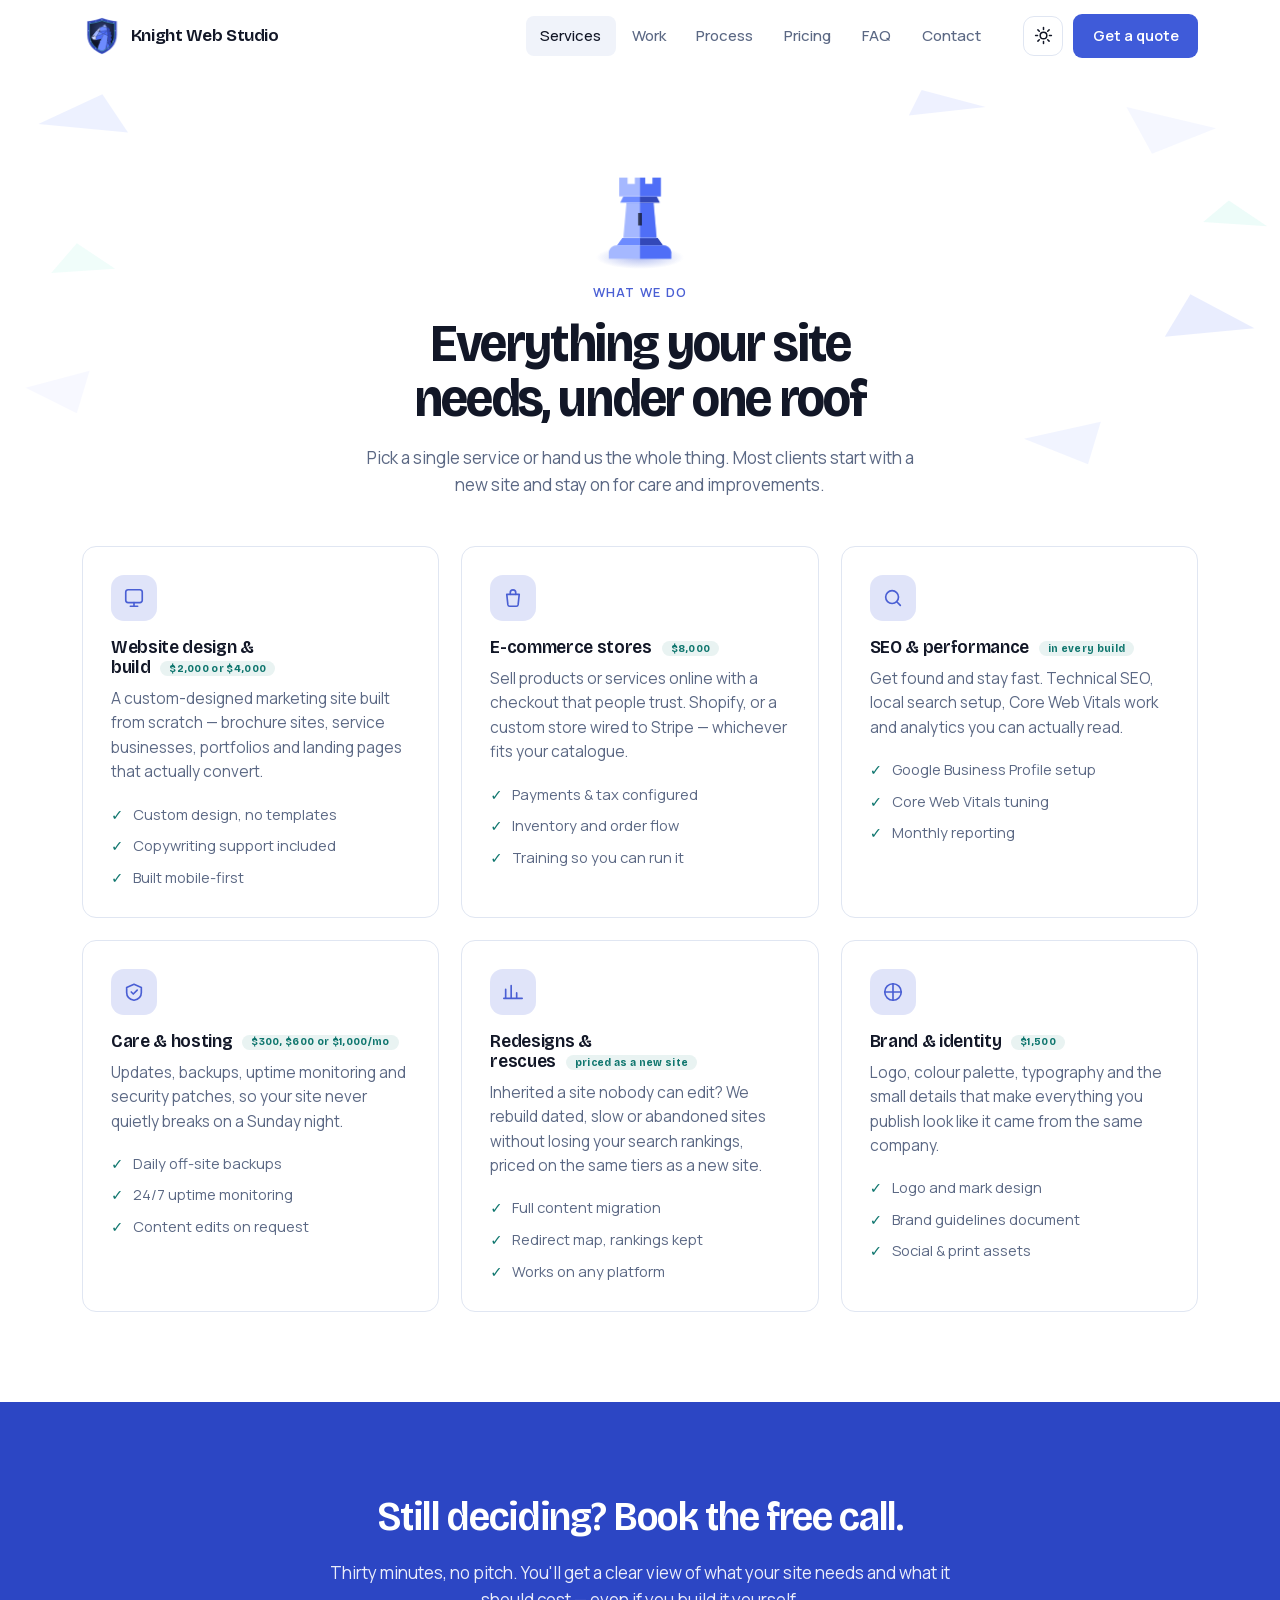
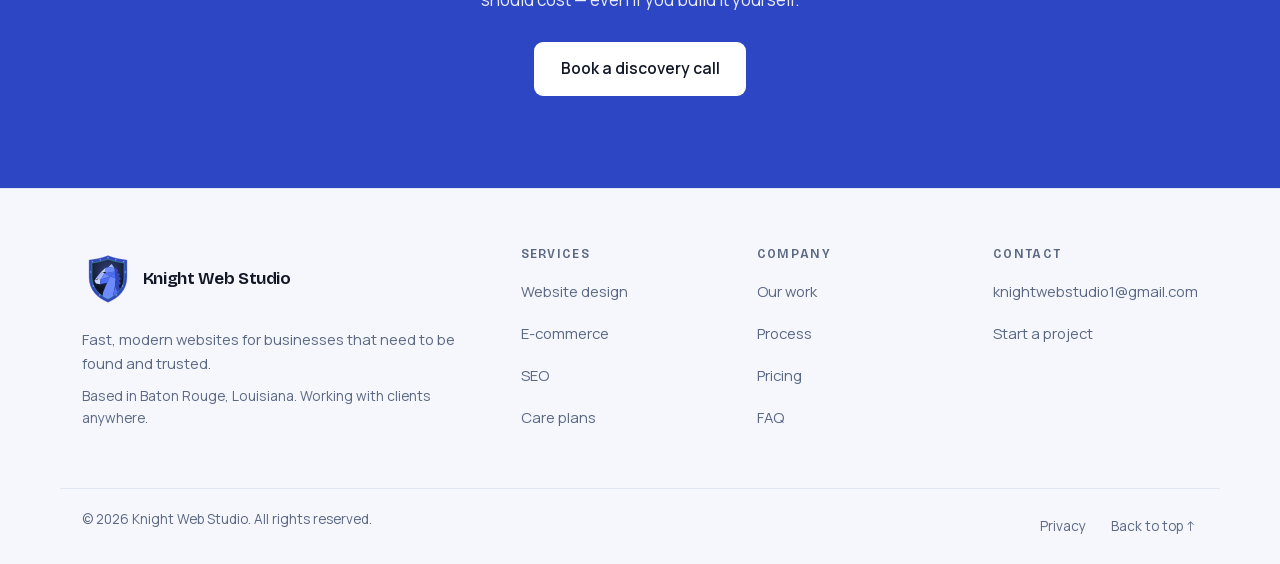
<file: services/index.html>
<!DOCTYPE html>
<html lang="en" data-theme="dark">
<head>
<meta charset="utf-8">
<meta name="viewport" content="width=device-width, initial-scale=1">

<title>Services — Knight Web Studio</title>
<meta name="description" content="Website design and build, e-commerce, SEO, care plans, redesigns and branding for small businesses.">
<meta name="theme-color" content="#080b14">
<link rel="canonical" href="https://knightwebstudio.com/services/">

<meta property="og:type" content="website">
<meta property="og:title" content="Services — Knight Web Studio">
<meta property="og:description" content="Website design and build, e-commerce, SEO, care plans, redesigns and branding for small businesses.">
<meta property="og:url" content="https://knightwebstudio.com/services/">
<meta property="og:image" content="https://knightwebstudio.com/assets/img/og-image.png">
<meta property="og:image:width" content="1200">
<meta property="og:image:height" content="630">
<meta property="og:image:alt" content="Knight Web Studio — websites that win you customers">
<meta property="og:site_name" content="Knight Web Studio">
<meta name="twitter:card" content="summary_large_image">

<link rel="icon" href="/favicon.ico" sizes="32x32">
<link rel="icon" href="/assets/img/logo.svg" type="image/svg+xml">
<link rel="apple-touch-icon" href="/assets/img/apple-touch-icon.png">
<link rel="manifest" href="/site.webmanifest">
<script>
  // Restore the saved theme before first paint, so a light-theme visitor
  // never sees a dark flash. main.js still owns the toggle itself.
  (function () {
    var d = document.documentElement; d.classList.add('js');
    // The header crest builds itself on the first page of a visit only
    try { if (!sessionStorage.getItem('kws-crest')) { d.classList.add('crest-intro'); sessionStorage.setItem('kws-crest', '1'); } } catch (e) {}
    try {
      var t = localStorage.getItem('theme');
      if (!t && matchMedia('(prefers-color-scheme: light)').matches) t = 'light';
      if (t) d.setAttribute('data-theme', t);
    } catch (e) { /* private mode */ }
  })();
</script>
<link rel="preload" href="/assets/fonts/bricolage-grotesque.woff2" as="font" type="font/woff2" crossorigin>
<link rel="preload" href="/assets/fonts/manrope.woff2" as="font" type="font/woff2" crossorigin>
<link rel="stylesheet" href="/assets/css/styles.css">

<script type="application/ld+json">
{
  "@context": "https://schema.org",
  "@graph": [
    {
      "@type": [
        "ProfessionalService",
        "Organization"
      ],
      "@id": "https://knightwebstudio.com/#org",
      "name": "Knight Web Studio",
      "description": "Web design and development studio building fast, modern websites for small businesses.",
      "url": "https://knightwebstudio.com/",
      "email": "knightwebstudio1@gmail.com",
      "logo": {
        "@type": "ImageObject",
        "url": "https://knightwebstudio.com/assets/img/logo.svg"
      },
      "image": "https://knightwebstudio.com/assets/img/og-image.png",
      "priceRange": "$$",
      "address": {
        "@type": "PostalAddress",
        "addressLocality": "Baton Rouge",
        "addressRegion": "LA",
        "addressCountry": "US"
      },
      "areaServed": "Worldwide",
      "knowsAbout": [
        "Web design",
        "Web development",
        "E-commerce",
        "SEO",
        "Website maintenance"
      ],
      "hasOfferCatalog": {
        "@type": "OfferCatalog",
        "name": "Services",
        "itemListElement": [
          {
            "@type": "Offer",
            "name": "Starter website",
            "priceCurrency": "USD",
            "price": "2000",
            "description": "Information website: who you are, what you offer and how to reach you, up to 5 pages."
          },
          {
            "@type": "Offer",
            "name": "Business website",
            "priceCurrency": "USD",
            "price": "4000",
            "description": "Full marketing site, up to 10 pages, blog and analytics."
          },
          {
            "@type": "Offer",
            "name": "Commerce website",
            "priceCurrency": "USD",
            "price": "8000",
            "description": "Online store with payments, shipping and tax configured."
          },
          {
            "@type": "Offer",
            "name": "Brand identity",
            "priceCurrency": "USD",
            "price": "1500",
            "description": "Logo and mark, colour palette, typography, brand guidelines and social templates."
          },
          {
            "@type": "Offer",
            "name": "Care plan",
            "priceCurrency": "USD",
            "price": "300",
            "description": "Hosting, backups, monitoring, updates and monthly content edits.",
            "priceSpecification": {
              "@type": "UnitPriceSpecification",
              "price": "300",
              "priceCurrency": "USD",
              "unitCode": "MON"
            }
          }
        ]
      }
    },
    {
      "@type": "WebSite",
      "@id": "https://knightwebstudio.com/#website",
      "url": "https://knightwebstudio.com/",
      "name": "Knight Web Studio",
      "publisher": {
        "@id": "https://knightwebstudio.com/#org"
      },
      "inLanguage": "en"
    }
  ]
}
</script>
<script type="application/ld+json">
{
  "@context": "https://schema.org",
  "@type": "BreadcrumbList",
  "itemListElement": [
    {
      "@type": "ListItem",
      "position": 1,
      "name": "Home",
      "item": "https://knightwebstudio.com/"
    },
    {
      "@type": "ListItem",
      "position": 2,
      "name": "Services",
      "item": "https://knightwebstudio.com/services/"
    }
  ]
}
</script>
</head>

<body>
<a class="skip-link" href="#main">Skip to content</a>
<!-- ===================== HEADER ===================== -->
<header class="site-header" id="site-header">
  <div class="scroll-progress" id="scroll-progress" aria-hidden="true"></div>
  <div class="container header-inner">
    <a class="brand" href="/" aria-label="Knight Web Studio home">
      <!-- art:crest-header --><svg class="crest brand-crest" viewBox="0 0 120 120" aria-hidden="true" style="--t1:#c9d4ff;--t2:#a5b8ff;--t3:#6d8bff;--t4:#4f6ef7;--t5:#3348b8;--ink:#080b14;--accent:#46e0c0;--rim:#3348b8;--rim2:#a5b8ff;--field1:#17203a;--field2:#0b1020;--ribbon:#141c3f;--ribbon2:#0b1020;--steel1:#dfe6fb;--steel2:#a9b6d6;--steel3:#7d8bb0"><defs><linearGradient id="ch-fld" x1="0" y1="0" x2="0" y2="1"><stop offset="0" stop-color="var(--field1)"/><stop offset="1" stop-color="var(--field2)"/></linearGradient><radialGradient id="ch-glow" cx=".5" cy=".42" r=".5"><stop offset="0" stop-color="#6d8bff" stop-opacity=".35"/><stop offset="1" stop-color="#6d8bff" stop-opacity="0"/></radialGradient><linearGradient id="ch-gl" x1="0" x2="1"><stop offset="0" stop-color="#fff" stop-opacity="0"/><stop offset=".5" stop-color="#fff" stop-opacity=".5"/><stop offset="1" stop-color="#fff" stop-opacity="0"/></linearGradient><clipPath id="ch-in"><path d="M60 14C73 19 88 22 97 23V56C97 81 80 97 60 106C40 97 23 81 23 56V23C32 22 47 19 60 14Z"/></clipPath><clipPath id="ch-out"><path d="M60 6C75 12 92 15 104 16V56C104 86 84 104 60 114C36 104 16 86 16 56V16C28 15 45 12 60 6Z"/></clipPath></defs><g class="a-rim"><path d="M60 6C75 12 92 15 104 16V56C104 86 84 104 60 114C36 104 16 86 16 56V16C28 15 45 12 60 6Z" fill="var(--rim)"/><path d="M60 6C75 12 92 15 104 16V56C104 86 84 104 60 114C36 104 16 86 16 56V16C28 15 45 12 60 6Z" fill="none" stroke="var(--rim2)" stroke-opacity=".55" stroke-width="1.2"/><path class="a-field" d="M60 14C73 19 88 22 97 23V56C97 81 80 97 60 106C40 97 23 81 23 56V23C32 22 47 19 60 14Z" fill="url(#ch-fld)"/></g><g clip-path="url(#ch-in)"><circle class="a-field" cx="60" cy="50" r="42" fill="url(#ch-glow)"/><g transform="translate(22 22) scale(.86)" stroke-linejoin="round"><polygon class="facet" style="--i:0;--dx:-8.0px;--dy:-6.4px" fill="var(--t2)" points="54,4 61,15 46,12"/><polygon class="facet" style="--i:1;--dx:-1.6px;--dy:6.4px" fill="var(--t1)" points="54,4 46,12 50,9"/><polygon class="facet" style="--i:2;--dx:4.8px;--dy:4.8px" fill="var(--t3)" points="37,15 46,12 61,15 63,24 35,29"/><polygon class="facet" style="--i:3;--dx:-6.4px;--dy:3.2px" fill="var(--t1)" points="37,15 24,27 35,29"/><polygon class="facet" style="--i:4;--dx:0.0px;--dy:1.6px" fill="var(--t2)" points="24,27 13,41 24,46 35,29"/><polygon class="facet" style="--i:5;--dx:6.4px;--dy:0.0px" fill="var(--t1)" points="13,41 8,49 12,56 23,58 24,46"/><polygon class="facet" style="--i:6;--dx:-4.8px;--dy:-1.6px" fill="var(--t3)" points="35,29 24,46 50,37"/><polygon class="facet" style="--i:7;--dx:1.6px;--dy:-3.2px" fill="var(--t4)" points="35,29 50,37 63,24"/><polygon class="facet" style="--i:8;--dx:8.0px;--dy:-4.8px" fill="var(--t4)" points="24,46 23,58 42,54 50,37"/><polygon class="facet" style="--i:9;--dx:-3.2px;--dy:-6.4px" fill="var(--t3)" points="50,37 42,54 38,63 63,63 65,43"/><polygon class="facet" style="--i:10;--dx:3.2px;--dy:6.4px" fill="var(--t4)" points="50,37 65,43 63,24"/><polygon class="facet" style="--i:11;--dx:-8.0px;--dy:4.8px" fill="var(--t3)" points="38,63 31,80 26,112 53,112 63,63"/><polygon class="facet" style="--i:12;--dx:-1.6px;--dy:3.2px" fill="var(--t4)" points="63,63 53,112 78,112 72,80"/><polygon class="facet" style="--i:13;--dx:4.8px;--dy:1.6px" fill="var(--t5)" points="61,15 67,16 72,22 69,26 77,32 73,36 79,44 74,48 79,57 73,61 76,70 72,80 63,63 65,43 63,24"/><path class="eye" d="M30 27Q35 24 40 27Q35 30 30 27Z" fill="var(--ink)"/><path d="M12 46L16 45" stroke="var(--ink)" stroke-width="1.6" stroke-linecap="round"/></g></g><path class="a-line" pathLength="1" d="M60 14C73 19 88 22 97 23V56C97 81 80 97 60 106C40 97 23 81 23 56V23C32 22 47 19 60 14Z" fill="none" stroke="var(--accent)" stroke-opacity=".9" stroke-width="1"/><circle class="rivet" style="--i:0" cx="24" cy="20" r="1.6" fill="var(--rim2)" fill-opacity=".85"/><circle class="rivet" style="--i:1" cx="42" cy="15.5" r="1.6" fill="var(--rim2)" fill-opacity=".85"/><circle class="rivet" style="--i:2" cx="60" cy="11" r="1.6" fill="var(--rim2)" fill-opacity=".85"/><circle class="rivet" style="--i:3" cx="78" cy="15.5" r="1.6" fill="var(--rim2)" fill-opacity=".85"/><circle class="rivet" style="--i:4" cx="96" cy="20" r="1.6" fill="var(--rim2)" fill-opacity=".85"/><circle class="rivet" style="--i:5" cx="100" cy="44" r="1.6" fill="var(--rim2)" fill-opacity=".85"/><circle class="rivet" style="--i:6" cx="20" cy="44" r="1.6" fill="var(--rim2)" fill-opacity=".85"/><circle class="rivet" style="--i:7" cx="94" cy="76" r="1.6" fill="var(--rim2)" fill-opacity=".85"/><circle class="rivet" style="--i:8" cx="26" cy="76" r="1.6" fill="var(--rim2)" fill-opacity=".85"/><circle class="rivet" style="--i:9" cx="79" cy="97" r="1.6" fill="var(--rim2)" fill-opacity=".85"/><circle class="rivet" style="--i:10" cx="41" cy="97" r="1.6" fill="var(--rim2)" fill-opacity=".85"/><g clip-path="url(#ch-out)"><g transform="rotate(20 60 60)"><rect class="a-glint" x="-60" y="-30" width="16" height="180" fill="url(#ch-gl)"/></g></g></svg><!-- /art:crest-header -->
      <span class="brand-name">Knight Web Studio</span>
    </a>

    <nav class="nav" id="nav" aria-label="Main">
      <div class="nav-inner">
        <ul class="nav-links">
          <li><a href="/services/" aria-current="page">Services</a></li>
          <li><a href="/work/">Work</a></li>
          <li><a href="/process/">Process</a></li>
          <li><a href="/pricing/">Pricing</a></li>
          <li><a href="/faq/">FAQ</a></li>
          <li><a href="/contact/">Contact</a></li>
        </ul>
        <span class="nav-indicator" aria-hidden="true"></span>

        <!-- Overlay-only footer: on desktop this is hidden -->
        <div class="nav-foot">
          <a class="btn btn-primary btn-block" href="/contact/">Start your project</a>
          <a class="nav-mail" href="mailto:knightwebstudio1@gmail.com">knightwebstudio1@gmail.com</a>
        </div>
      </div>
    </nav>

    <div class="header-actions">
      <button class="icon-btn" id="theme-toggle" type="button"
              aria-label="Switch to light theme" title="Toggle theme">
        <svg class="icon-moon" viewBox="0 0 24 24" aria-hidden="true"><path d="M21 12.8A9 9 0 1 1 11.2 3a7 7 0 0 0 9.8 9.8Z"/></svg>
        <svg class="icon-sun" viewBox="0 0 24 24" aria-hidden="true"><circle cx="12" cy="12" r="4.2"/><path d="M12 2v2.5M12 19.5V22M2 12h2.5M19.5 12H22M4.9 4.9l1.8 1.8M17.3 17.3l1.8 1.8M19.1 4.9l-1.8 1.8M6.7 17.3l-1.8 1.8"/></svg>
      </button>
      <a class="btn btn-primary btn-sm header-cta" href="/contact/">Get a quote</a>
      <button class="icon-btn nav-toggle" id="nav-toggle" type="button"
              aria-expanded="false" aria-controls="nav" aria-label="Open menu">
        <span class="burger" aria-hidden="true"></span>
      </button>
    </div>
  </div>
</header>

<main id="main">

  <section class="page-head-wrap">
    <div class="hero-art"><!-- art:shards --><svg class="shards" viewBox="0 0 100 100" preserveAspectRatio="none" aria-hidden="true" style="--t1:#c9d4ff;--t2:#a5b8ff;--t3:#6d8bff;--t4:#4f6ef7;--t5:#3348b8;--ink:#080b14;--accent:#46e0c0;--rim:#3348b8;--rim2:#a5b8ff;--field1:#17203a;--field2:#0b1020;--ribbon:#141c3f;--ribbon2:#0b1020;--steel1:#dfe6fb;--steel2:#a9b6d6;--steel3:#7d8bb0"><polygon class="shard" style="--i:0" fill="var(--t3)" fill-opacity="0.2" points="3,12 8,5 10,14"/><polygon class="shard" style="--i:1" fill="var(--t2)" fill-opacity="0.18" points="88,8 95,13 90,19"/><polygon class="shard" style="--i:2" fill="var(--t4)" fill-opacity="0.2" points="93,52 98,60 91,62"/><polygon class="shard" style="--i:3" fill="var(--t2)" fill-opacity="0.16" points="2,74 7,70 6,80"/><polygon class="shard" style="--i:4" fill="var(--t3)" fill-opacity="0.16" points="80,86 86,82 85,92"/><polygon class="shard" style="--i:5" fill="var(--accent)" fill-opacity="0.16" points="96,30 99,36 94,35"/><polygon class="shard" style="--i:6" fill="var(--accent)" fill-opacity="0.14" points="6,40 9,46 4,47"/><polygon class="shard" style="--i:7" fill="var(--t4)" fill-opacity="0.16" points="72,4 77,8 71,10"/></svg><!-- /art:shards --></div>
    <div class="container">
      <header class="page-head">
        <div class="page-art"><!-- art:piece-rook --><svg class="piece piece-rook" viewBox="0 0 100 100" aria-hidden="true" style="--t1:#c9d4ff;--t2:#a5b8ff;--t3:#6d8bff;--t4:#4f6ef7;--t5:#3348b8;--ink:#080b14;--accent:#46e0c0;--rim:#3348b8;--rim2:#a5b8ff;--field1:#17203a;--field2:#0b1020;--ribbon:#141c3f;--ribbon2:#0b1020;--steel1:#dfe6fb;--steel2:#a9b6d6;--steel3:#7d8bb0"><defs><clipPath id="pc-rook-r"><rect x="50" y="0" width="50" height="100"/></clipPath></defs><g class="sect" style="--i:0"><path d="M20 94H80V88C80 84 76 81 72 81H28C24 81 20 84 20 88Z" fill="var(--t2)"/><path d="M20 94H80V88C80 84 76 81 72 81H28C24 81 20 84 20 88Z" fill="var(--t4)" clip-path="url(#pc-rook-r)"/></g><g class="sect" style="--i:1"><path d="M28 81H72L67 74H33Z" fill="var(--t3)"/><path d="M28 81H72L67 74H33Z" fill="var(--t5)" clip-path="url(#pc-rook-r)"/></g><g class="sect" style="--i:2"><path d="M34 74L37 40H63L66 74Z" fill="var(--t2)"/><path d="M34 74L37 40H63L66 74Z" fill="var(--t4)" clip-path="url(#pc-rook-r)"/></g><g class="sect" style="--i:3"><path d="M31 40H69L66 34H34Z" fill="var(--t3)"/><path d="M31 40H69L66 34H34Z" fill="var(--t5)" clip-path="url(#pc-rook-r)"/></g><g class="sect" style="--i:4"><path d="M30 34V16H38V22H45V16H55V22H62V16H70V34Z" fill="var(--t2)"/><path d="M30 34V16H38V22H45V16H55V22H62V16H70V34Z" fill="var(--t4)" clip-path="url(#pc-rook-r)"/></g><g class="sect" style="--i:5"><path d="M48.2 50H51.8V62H48.2Z" fill="var(--ink)" fill-opacity=".7"/></g></svg><!-- /art:piece-rook --></div>
        <p class="eyebrow">What we do</p>
        <h1>Everything your site needs, under one roof</h1>
        <p class="section-sub">Pick a single service or hand us the whole thing. Most clients start with a new site and stay on for care and improvements.</p>
      </header>
    </div>
  </section>

  <section class="section" id="services">
    <div class="container">

      <div class="grid grid-3">
        <article class="card reveal">
          <div class="card-icon">
            <svg viewBox="0 0 24 24" aria-hidden="true"><path d="M3 5.5A2.5 2.5 0 0 1 5.5 3h13A2.5 2.5 0 0 1 21 5.5v9a2.5 2.5 0 0 1-2.5 2.5h-13A2.5 2.5 0 0 1 3 14.5Z"/><path d="M8 21h8M12 17v4"/></svg>
          </div>
          <h2 class="h3">Website design &amp; build <span class="card-price">$2,000 or $4,000</span></h2>
          <p>A custom-designed marketing site built from scratch — brochure sites, service businesses, portfolios and landing pages that actually convert.</p>
          <ul class="ticks">
            <li>Custom design, no templates</li>
            <li>Copywriting support included</li>
            <li>Built mobile-first</li>
          </ul>
        </article>

        <article class="card reveal">
          <div class="card-icon">
            <svg viewBox="0 0 24 24" aria-hidden="true"><path d="M5.2 8h13.6l-1.2 11.3a2 2 0 0 1-2 1.7H8.4a2 2 0 0 1-2-1.7Z"/><path d="M9 8V6.2a3 3 0 0 1 6 0V8"/></svg>
          </div>
          <h2 class="h3">E-commerce stores <span class="card-price">$8,000</span></h2>
          <p>Sell products or services online with a checkout that people trust. Shopify, or a custom store wired to Stripe — whichever fits your catalogue.</p>
          <ul class="ticks">
            <li>Payments &amp; tax configured</li>
            <li>Inventory and order flow</li>
            <li>Training so you can run it</li>
          </ul>
        </article>

        <article class="card reveal">
          <div class="card-icon">
            <svg viewBox="0 0 24 24" aria-hidden="true"><circle cx="11" cy="11" r="7"/><path d="m20 20-3.6-3.6"/></svg>
          </div>
          <h2 class="h3">SEO &amp; performance <span class="card-price">in every build</span></h2>
          <p>Get found and stay fast. Technical SEO, local search setup, Core Web Vitals work and analytics you can actually read.</p>
          <ul class="ticks">
            <li>Google Business Profile setup</li>
            <li>Core Web Vitals tuning</li>
            <li>Monthly reporting</li>
          </ul>
        </article>

        <article class="card reveal">
          <div class="card-icon">
            <svg viewBox="0 0 24 24" aria-hidden="true"><path d="M12 3.5 4 7v5.5c0 4.4 3.3 7.5 8 8.5 4.7-1 8-4.1 8-8.5V7Z"/><path d="m9 12 2.2 2.2L15.5 10"/></svg>
          </div>
          <h2 class="h3">Care &amp; hosting <span class="card-price">$300, $600 or $1,000/mo</span></h2>
          <p>Updates, backups, uptime monitoring and security patches, so your site never quietly breaks on a Sunday night.</p>
          <ul class="ticks">
            <li>Daily off-site backups</li>
            <li>24/7 uptime monitoring</li>
            <li>Content edits on request</li>
          </ul>
        </article>

        <article class="card reveal">
          <div class="card-icon">
            <svg viewBox="0 0 24 24" aria-hidden="true"><path d="M4 19V9M10 19V5M16 19v-6M22 19H2"/></svg>
          </div>
          <h2 class="h3">Redesigns &amp; rescues <span class="card-price">priced as a new site</span></h2>
          <p>Inherited a site nobody can edit? We rebuild dated, slow or abandoned sites without losing your search rankings, priced on the same tiers as a new site.</p>
          <ul class="ticks">
            <li>Full content migration</li>
            <li>Redirect map, rankings kept</li>
            <li>Works on any platform</li>
          </ul>
        </article>

        <article class="card reveal">
          <div class="card-icon">
            <svg viewBox="0 0 24 24" aria-hidden="true"><path d="M12 3v18M3 12h18"/><circle cx="12" cy="12" r="9"/></svg>
          </div>
          <h2 class="h3">Brand &amp; identity <span class="card-price">$1,500</span></h2>
          <p>Logo, colour palette, typography and the small details that make everything you publish look like it came from the same company.</p>
          <ul class="ticks">
            <li>Logo and mark design</li>
            <li>Brand guidelines document</li>
            <li>Social &amp; print assets</li>
          </ul>
        </article>
      </div>
    </div>
  </section>

  <section class="cta-band">
    <div class="container cta-inner reveal">
      <h2>Still deciding? Book the free call.</h2>
      <p>Thirty minutes, no pitch. You'll get a clear view of what your site needs and what it should cost — even if you build it yourself.</p>
      <a class="btn btn-light" href="/contact/" data-booking>Book a discovery call</a>
    </div>
  </section>

</main>

<!-- Mobile-only sticky CTA: the header's "Get a quote" is hidden below 980px,
     so without this there is no persistent way to convert on a phone. -->
<div class="mobile-cta" id="mobile-cta" hidden>
  <div class="mobile-cta-inner">
    <span class="mobile-cta-text">Free 30-min call<span> · no pitch</span></span>
    <a class="btn btn-primary btn-sm" href="/contact/">Get a quote</a>
  </div>
</div>

<!-- ===================== FOOTER ===================== -->
<footer class="site-footer">
  <div class="container footer-grid">
    <div class="footer-brand">
      <a class="brand" href="/">
        <!-- art:crest-footer --><svg class="crest footer-crest" viewBox="0 0 120 120" aria-hidden="true" style="--t1:#c9d4ff;--t2:#a5b8ff;--t3:#6d8bff;--t4:#4f6ef7;--t5:#3348b8;--ink:#080b14;--accent:#46e0c0;--rim:#3348b8;--rim2:#a5b8ff;--field1:#17203a;--field2:#0b1020;--ribbon:#141c3f;--ribbon2:#0b1020;--steel1:#dfe6fb;--steel2:#a9b6d6;--steel3:#7d8bb0"><defs><linearGradient id="cf-fld" x1="0" y1="0" x2="0" y2="1"><stop offset="0" stop-color="var(--field1)"/><stop offset="1" stop-color="var(--field2)"/></linearGradient><radialGradient id="cf-glow" cx=".5" cy=".42" r=".5"><stop offset="0" stop-color="#6d8bff" stop-opacity=".35"/><stop offset="1" stop-color="#6d8bff" stop-opacity="0"/></radialGradient><linearGradient id="cf-gl" x1="0" x2="1"><stop offset="0" stop-color="#fff" stop-opacity="0"/><stop offset=".5" stop-color="#fff" stop-opacity=".5"/><stop offset="1" stop-color="#fff" stop-opacity="0"/></linearGradient><clipPath id="cf-in"><path d="M60 14C73 19 88 22 97 23V56C97 81 80 97 60 106C40 97 23 81 23 56V23C32 22 47 19 60 14Z"/></clipPath><clipPath id="cf-out"><path d="M60 6C75 12 92 15 104 16V56C104 86 84 104 60 114C36 104 16 86 16 56V16C28 15 45 12 60 6Z"/></clipPath></defs><g class="a-rim"><path d="M60 6C75 12 92 15 104 16V56C104 86 84 104 60 114C36 104 16 86 16 56V16C28 15 45 12 60 6Z" fill="var(--rim)"/><path d="M60 6C75 12 92 15 104 16V56C104 86 84 104 60 114C36 104 16 86 16 56V16C28 15 45 12 60 6Z" fill="none" stroke="var(--rim2)" stroke-opacity=".55" stroke-width="1.2"/><path class="a-field" d="M60 14C73 19 88 22 97 23V56C97 81 80 97 60 106C40 97 23 81 23 56V23C32 22 47 19 60 14Z" fill="url(#cf-fld)"/></g><g clip-path="url(#cf-in)"><circle class="a-field" cx="60" cy="50" r="42" fill="url(#cf-glow)"/><g transform="translate(22 22) scale(.86)" stroke-linejoin="round"><polygon class="facet" style="--i:0;--dx:-8.0px;--dy:-6.4px" fill="var(--t2)" points="54,4 61,15 46,12"/><polygon class="facet" style="--i:1;--dx:-1.6px;--dy:6.4px" fill="var(--t1)" points="54,4 46,12 50,9"/><polygon class="facet" style="--i:2;--dx:4.8px;--dy:4.8px" fill="var(--t3)" points="37,15 46,12 61,15 63,24 35,29"/><polygon class="facet" style="--i:3;--dx:-6.4px;--dy:3.2px" fill="var(--t1)" points="37,15 24,27 35,29"/><polygon class="facet" style="--i:4;--dx:0.0px;--dy:1.6px" fill="var(--t2)" points="24,27 13,41 24,46 35,29"/><polygon class="facet" style="--i:5;--dx:6.4px;--dy:0.0px" fill="var(--t1)" points="13,41 8,49 12,56 23,58 24,46"/><polygon class="facet" style="--i:6;--dx:-4.8px;--dy:-1.6px" fill="var(--t3)" points="35,29 24,46 50,37"/><polygon class="facet" style="--i:7;--dx:1.6px;--dy:-3.2px" fill="var(--t4)" points="35,29 50,37 63,24"/><polygon class="facet" style="--i:8;--dx:8.0px;--dy:-4.8px" fill="var(--t4)" points="24,46 23,58 42,54 50,37"/><polygon class="facet" style="--i:9;--dx:-3.2px;--dy:-6.4px" fill="var(--t3)" points="50,37 42,54 38,63 63,63 65,43"/><polygon class="facet" style="--i:10;--dx:3.2px;--dy:6.4px" fill="var(--t4)" points="50,37 65,43 63,24"/><polygon class="facet" style="--i:11;--dx:-8.0px;--dy:4.8px" fill="var(--t3)" points="38,63 31,80 26,112 53,112 63,63"/><polygon class="facet" style="--i:12;--dx:-1.6px;--dy:3.2px" fill="var(--t4)" points="63,63 53,112 78,112 72,80"/><polygon class="facet" style="--i:13;--dx:4.8px;--dy:1.6px" fill="var(--t5)" points="61,15 67,16 72,22 69,26 77,32 73,36 79,44 74,48 79,57 73,61 76,70 72,80 63,63 65,43 63,24"/><path class="eye" d="M30 27Q35 24 40 27Q35 30 30 27Z" fill="var(--ink)"/><path d="M12 46L16 45" stroke="var(--ink)" stroke-width="1.6" stroke-linecap="round"/></g></g><path class="a-line" pathLength="1" d="M60 14C73 19 88 22 97 23V56C97 81 80 97 60 106C40 97 23 81 23 56V23C32 22 47 19 60 14Z" fill="none" stroke="var(--accent)" stroke-opacity=".9" stroke-width="1"/><circle class="rivet" style="--i:0" cx="24" cy="20" r="1.6" fill="var(--rim2)" fill-opacity=".85"/><circle class="rivet" style="--i:1" cx="42" cy="15.5" r="1.6" fill="var(--rim2)" fill-opacity=".85"/><circle class="rivet" style="--i:2" cx="60" cy="11" r="1.6" fill="var(--rim2)" fill-opacity=".85"/><circle class="rivet" style="--i:3" cx="78" cy="15.5" r="1.6" fill="var(--rim2)" fill-opacity=".85"/><circle class="rivet" style="--i:4" cx="96" cy="20" r="1.6" fill="var(--rim2)" fill-opacity=".85"/><circle class="rivet" style="--i:5" cx="100" cy="44" r="1.6" fill="var(--rim2)" fill-opacity=".85"/><circle class="rivet" style="--i:6" cx="20" cy="44" r="1.6" fill="var(--rim2)" fill-opacity=".85"/><circle class="rivet" style="--i:7" cx="94" cy="76" r="1.6" fill="var(--rim2)" fill-opacity=".85"/><circle class="rivet" style="--i:8" cx="26" cy="76" r="1.6" fill="var(--rim2)" fill-opacity=".85"/><circle class="rivet" style="--i:9" cx="79" cy="97" r="1.6" fill="var(--rim2)" fill-opacity=".85"/><circle class="rivet" style="--i:10" cx="41" cy="97" r="1.6" fill="var(--rim2)" fill-opacity=".85"/><g clip-path="url(#cf-out)"><g transform="rotate(20 60 60)"><rect class="a-glint" x="-60" y="-30" width="16" height="180" fill="url(#cf-gl)"/></g></g></svg><!-- /art:crest-footer -->
        <span class="brand-name">Knight Web Studio</span>
      </a>
      <p>Fast, modern websites for businesses that need to be found and trusted.</p>
      <!-- EDIT ME: location. Also in the JSON-LD address and on the contact page. -->
      <p class="footer-loc">Based in Baton Rouge, Louisiana. Working with clients anywhere.</p>
    </div>

    <nav class="footer-col" aria-label="Services">
      <h3>Services</h3>
      <a href="/services/">Website design</a>
      <a href="/services/">E-commerce</a>
      <a href="/services/">SEO</a>
      <a href="/services/">Care plans</a>
    </nav>

    <nav class="footer-col" aria-label="Company">
      <h3>Company</h3>
      <a href="/work/">Our work</a>
      <a href="/process/">Process</a>
      <a href="/pricing/">Pricing</a>
      <a href="/faq/">FAQ</a>
    </nav>

    <nav class="footer-col" aria-label="Contact">
      <h3>Contact</h3>
      <a href="mailto:knightwebstudio1@gmail.com">knightwebstudio1@gmail.com</a>
      <a href="/contact/">Start a project</a>
    </nav>
  </div>

  <div class="container footer-bottom">
    <p>&copy; <span id="year">2026</span> Knight Web Studio. All rights reserved.</p>
    <p class="footer-links"><a href="/privacy/">Privacy</a><a href="#top">Back to top ↑</a></p>
  </div>
</footer>
<script src="/assets/js/main.js" defer></script>
</body>
</html>
</file>
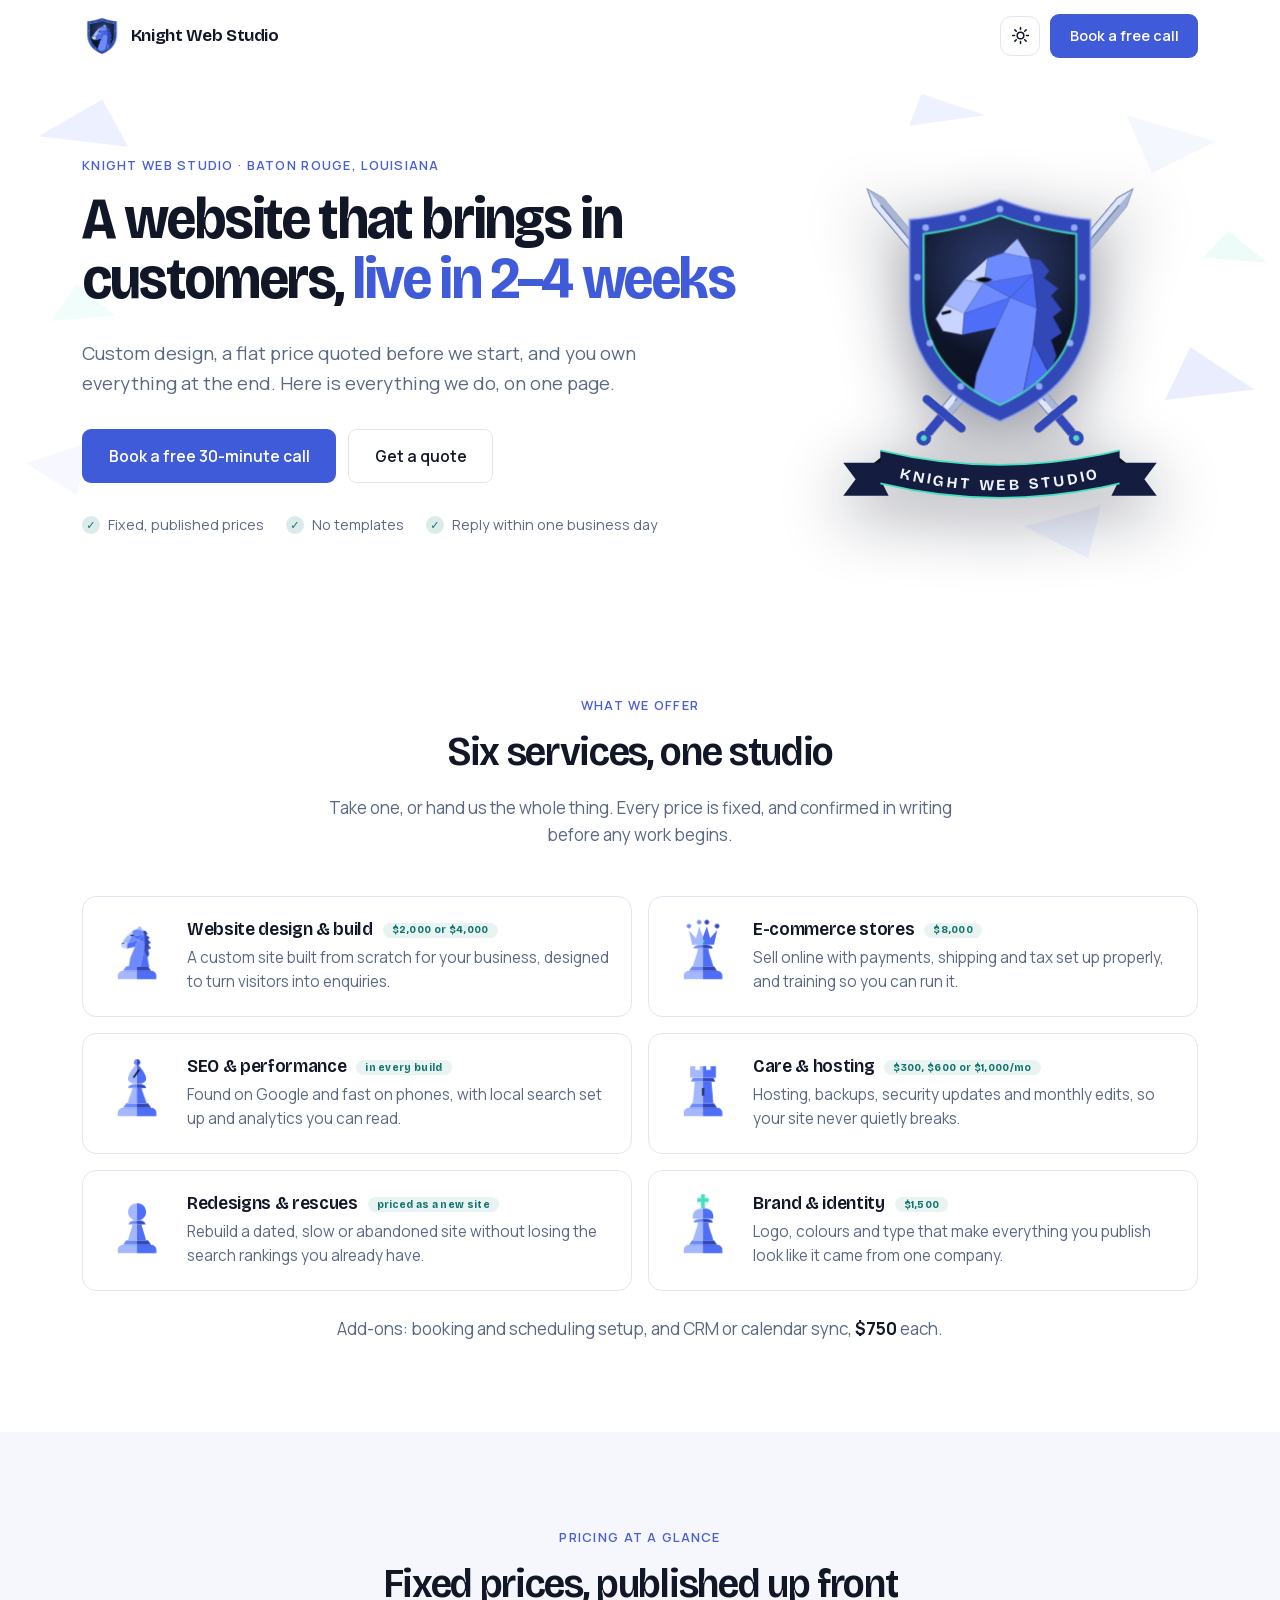
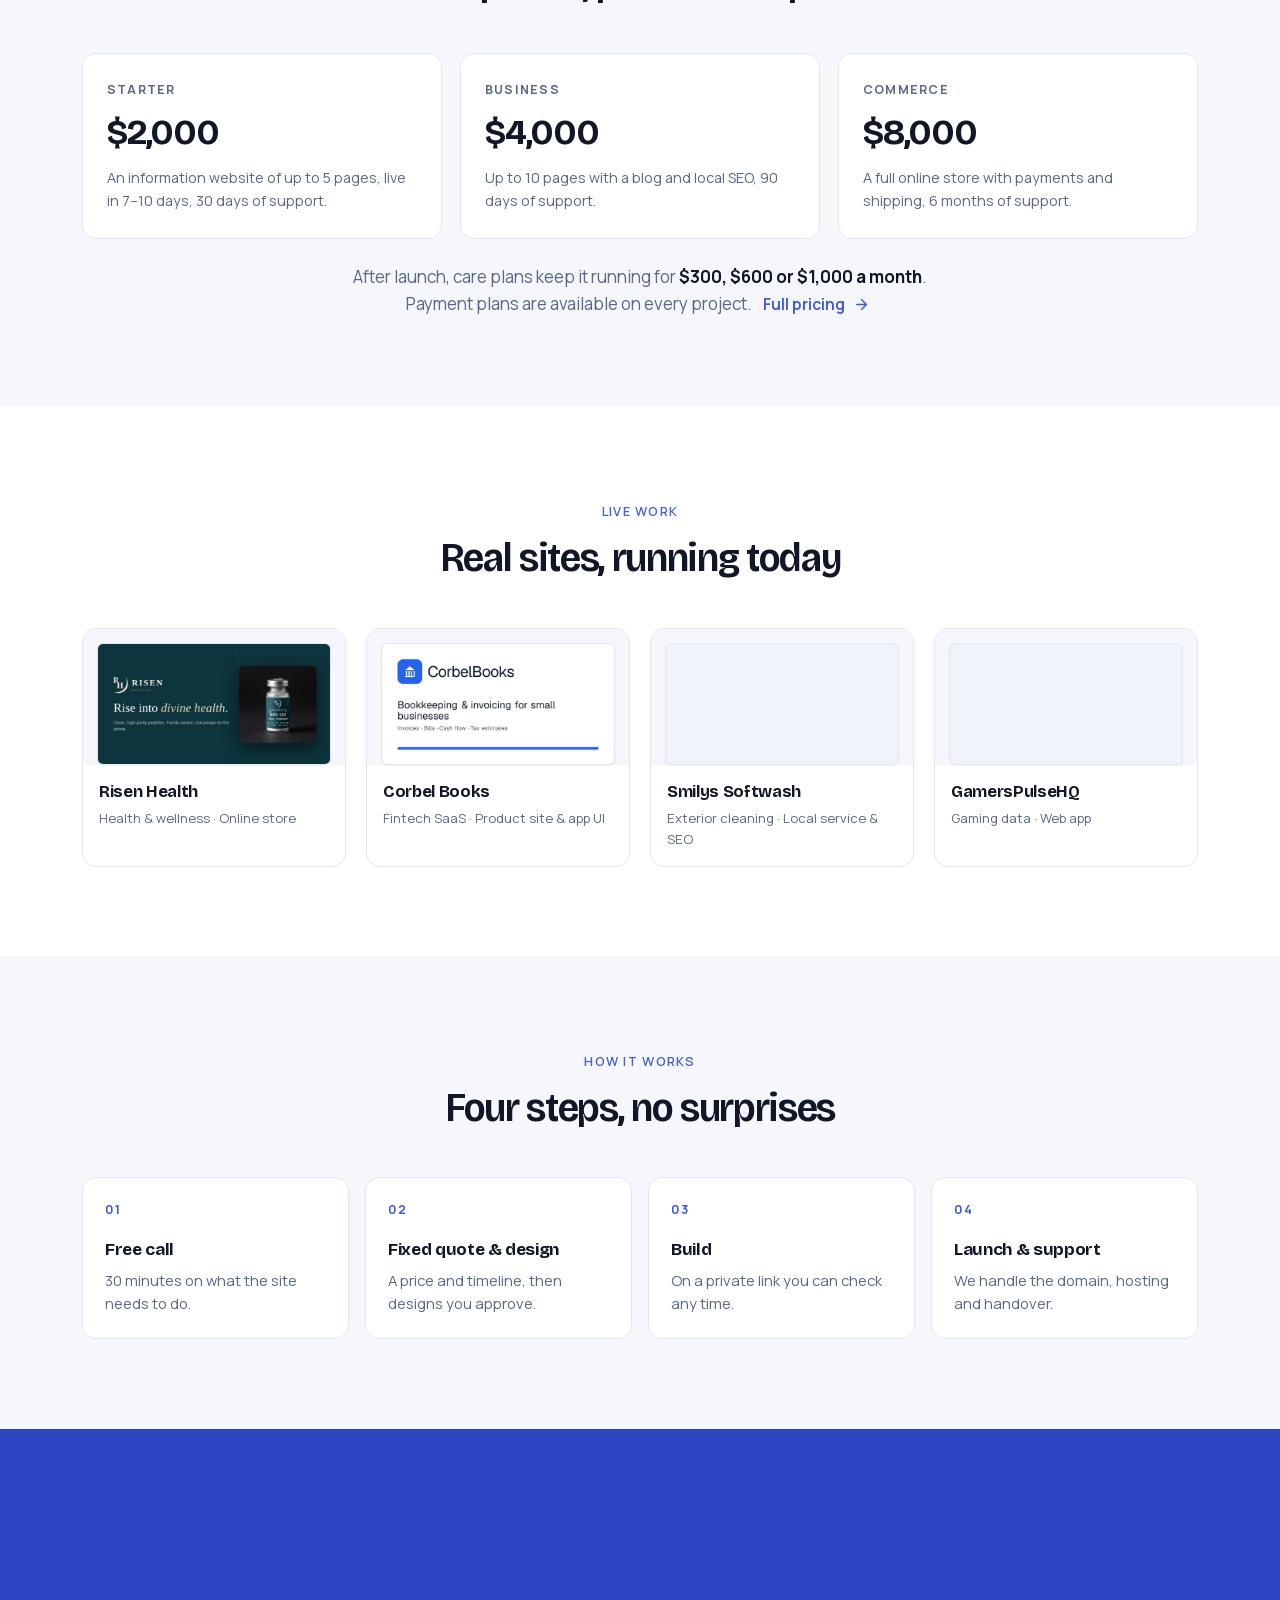
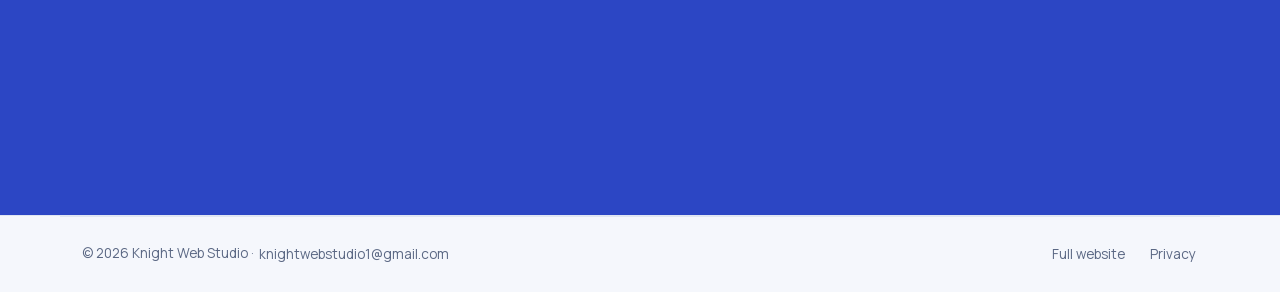
<file: start/index.html>
<!DOCTYPE html>
<html lang="en" data-theme="dark">
<head>
<meta charset="utf-8">
<meta name="viewport" content="width=device-width, initial-scale=1">

<title>Everything we offer — Knight Web Studio</title>
<meta name="description" content="Custom websites, online stores, SEO, care plans, redesigns and branding for small businesses. Fixed, published prices, live in 2–4 weeks.">
<meta name="theme-color" content="#080b14">
<link rel="canonical" href="https://knightwebstudio.com/start/">

<meta property="og:type" content="website">
<meta property="og:title" content="Everything we offer — Knight Web Studio">
<meta property="og:description" content="Custom websites, online stores, SEO, care plans, redesigns and branding for small businesses. Fixed, published prices, live in 2–4 weeks.">
<meta property="og:url" content="https://knightwebstudio.com/start/">
<meta property="og:image" content="https://knightwebstudio.com/assets/img/og-image.png">
<meta property="og:image:width" content="1200">
<meta property="og:image:height" content="630">
<meta property="og:image:alt" content="Knight Web Studio — websites that win you customers">
<meta property="og:site_name" content="Knight Web Studio">
<meta name="twitter:card" content="summary_large_image">

<link rel="icon" href="/favicon.ico" sizes="32x32">
<link rel="icon" href="/assets/img/logo.svg" type="image/svg+xml">
<link rel="apple-touch-icon" href="/assets/img/apple-touch-icon.png">
<link rel="manifest" href="/site.webmanifest">
<script>
  // Restore the saved theme before first paint, so a light-theme visitor
  // never sees a dark flash. main.js still owns the toggle itself.
  (function () {
    var d = document.documentElement; d.classList.add('js');
    // The header crest builds itself on the first page of a visit only
    try { if (!sessionStorage.getItem('kws-crest')) { d.classList.add('crest-intro'); sessionStorage.setItem('kws-crest', '1'); } } catch (e) {}
    try {
      var t = localStorage.getItem('theme');
      if (!t && matchMedia('(prefers-color-scheme: light)').matches) t = 'light';
      if (t) d.setAttribute('data-theme', t);
    } catch (e) { /* private mode */ }
  })();
</script>
<link rel="preload" href="/assets/fonts/bricolage-grotesque.woff2" as="font" type="font/woff2" crossorigin>
<link rel="preload" href="/assets/fonts/manrope.woff2" as="font" type="font/woff2" crossorigin>
<link rel="stylesheet" href="/assets/css/styles.css">

<script type="application/ld+json">
{
  "@context": "https://schema.org",
  "@graph": [
    {
      "@type": [
        "ProfessionalService",
        "Organization"
      ],
      "@id": "https://knightwebstudio.com/#org",
      "name": "Knight Web Studio",
      "description": "Web design and development studio building fast, modern websites for small businesses.",
      "url": "https://knightwebstudio.com/",
      "email": "knightwebstudio1@gmail.com",
      "logo": {
        "@type": "ImageObject",
        "url": "https://knightwebstudio.com/assets/img/logo.svg"
      },
      "image": "https://knightwebstudio.com/assets/img/og-image.png",
      "priceRange": "$$",
      "address": {
        "@type": "PostalAddress",
        "addressLocality": "Baton Rouge",
        "addressRegion": "LA",
        "addressCountry": "US"
      },
      "areaServed": "Worldwide",
      "knowsAbout": [
        "Web design",
        "Web development",
        "E-commerce",
        "SEO",
        "Website maintenance"
      ],
      "hasOfferCatalog": {
        "@type": "OfferCatalog",
        "name": "Services",
        "itemListElement": [
          {
            "@type": "Offer",
            "name": "Starter website",
            "priceCurrency": "USD",
            "price": "2000",
            "description": "Information website: who you are, what you offer and how to reach you, up to 5 pages."
          },
          {
            "@type": "Offer",
            "name": "Business website",
            "priceCurrency": "USD",
            "price": "4000",
            "description": "Full marketing site, up to 10 pages, blog and analytics."
          },
          {
            "@type": "Offer",
            "name": "Commerce website",
            "priceCurrency": "USD",
            "price": "8000",
            "description": "Online store with payments, shipping and tax configured."
          },
          {
            "@type": "Offer",
            "name": "Brand identity",
            "priceCurrency": "USD",
            "price": "1500",
            "description": "Logo and mark, colour palette, typography, brand guidelines and social templates."
          },
          {
            "@type": "Offer",
            "name": "Care plan",
            "priceCurrency": "USD",
            "price": "300",
            "description": "Hosting, backups, monitoring, updates and monthly content edits.",
            "priceSpecification": {
              "@type": "UnitPriceSpecification",
              "price": "300",
              "priceCurrency": "USD",
              "unitCode": "MON"
            }
          }
        ]
      }
    },
    {
      "@type": "WebSite",
      "@id": "https://knightwebstudio.com/#website",
      "url": "https://knightwebstudio.com/",
      "name": "Knight Web Studio",
      "publisher": {
        "@id": "https://knightwebstudio.com/#org"
      },
      "inLanguage": "en"
    }
  ]
}
</script>
<script type="application/ld+json">
{
  "@context": "https://schema.org",
  "@type": "BreadcrumbList",
  "itemListElement": [
    {
      "@type": "ListItem",
      "position": 1,
      "name": "Home",
      "item": "https://knightwebstudio.com/"
    },
    {
      "@type": "ListItem",
      "position": 2,
      "name": "Everything we offer",
      "item": "https://knightwebstudio.com/start/"
    }
  ]
}
</script>
</head>

<body class="lp">
<a class="skip-link" href="#main">Skip to content</a>
<!-- A focused page for ads, emails and posts: no menu, one next step. -->
<header class="site-header lp-header" id="site-header">
  <div class="scroll-progress" id="scroll-progress" aria-hidden="true"></div>
  <div class="container header-inner">
    <a class="brand" href="/" aria-label="Knight Web Studio home">
      <!-- art:crest-header --><svg class="crest brand-crest" viewBox="0 0 120 120" aria-hidden="true" style="--t1:#c9d4ff;--t2:#a5b8ff;--t3:#6d8bff;--t4:#4f6ef7;--t5:#3348b8;--ink:#080b14;--accent:#46e0c0;--rim:#3348b8;--rim2:#a5b8ff;--field1:#17203a;--field2:#0b1020;--ribbon:#141c3f;--ribbon2:#0b1020;--steel1:#dfe6fb;--steel2:#a9b6d6;--steel3:#7d8bb0"><defs><linearGradient id="ch-fld" x1="0" y1="0" x2="0" y2="1"><stop offset="0" stop-color="var(--field1)"/><stop offset="1" stop-color="var(--field2)"/></linearGradient><radialGradient id="ch-glow" cx=".5" cy=".42" r=".5"><stop offset="0" stop-color="#6d8bff" stop-opacity=".35"/><stop offset="1" stop-color="#6d8bff" stop-opacity="0"/></radialGradient><linearGradient id="ch-gl" x1="0" x2="1"><stop offset="0" stop-color="#fff" stop-opacity="0"/><stop offset=".5" stop-color="#fff" stop-opacity=".5"/><stop offset="1" stop-color="#fff" stop-opacity="0"/></linearGradient><clipPath id="ch-in"><path d="M60 14C73 19 88 22 97 23V56C97 81 80 97 60 106C40 97 23 81 23 56V23C32 22 47 19 60 14Z"/></clipPath><clipPath id="ch-out"><path d="M60 6C75 12 92 15 104 16V56C104 86 84 104 60 114C36 104 16 86 16 56V16C28 15 45 12 60 6Z"/></clipPath></defs><g class="a-rim"><path d="M60 6C75 12 92 15 104 16V56C104 86 84 104 60 114C36 104 16 86 16 56V16C28 15 45 12 60 6Z" fill="var(--rim)"/><path d="M60 6C75 12 92 15 104 16V56C104 86 84 104 60 114C36 104 16 86 16 56V16C28 15 45 12 60 6Z" fill="none" stroke="var(--rim2)" stroke-opacity=".55" stroke-width="1.2"/><path class="a-field" d="M60 14C73 19 88 22 97 23V56C97 81 80 97 60 106C40 97 23 81 23 56V23C32 22 47 19 60 14Z" fill="url(#ch-fld)"/></g><g clip-path="url(#ch-in)"><circle class="a-field" cx="60" cy="50" r="42" fill="url(#ch-glow)"/><g transform="translate(22 22) scale(.86)" stroke-linejoin="round"><polygon class="facet" style="--i:0;--dx:-8.0px;--dy:-6.4px" fill="var(--t2)" points="54,4 61,15 46,12"/><polygon class="facet" style="--i:1;--dx:-1.6px;--dy:6.4px" fill="var(--t1)" points="54,4 46,12 50,9"/><polygon class="facet" style="--i:2;--dx:4.8px;--dy:4.8px" fill="var(--t3)" points="37,15 46,12 61,15 63,24 35,29"/><polygon class="facet" style="--i:3;--dx:-6.4px;--dy:3.2px" fill="var(--t1)" points="37,15 24,27 35,29"/><polygon class="facet" style="--i:4;--dx:0.0px;--dy:1.6px" fill="var(--t2)" points="24,27 13,41 24,46 35,29"/><polygon class="facet" style="--i:5;--dx:6.4px;--dy:0.0px" fill="var(--t1)" points="13,41 8,49 12,56 23,58 24,46"/><polygon class="facet" style="--i:6;--dx:-4.8px;--dy:-1.6px" fill="var(--t3)" points="35,29 24,46 50,37"/><polygon class="facet" style="--i:7;--dx:1.6px;--dy:-3.2px" fill="var(--t4)" points="35,29 50,37 63,24"/><polygon class="facet" style="--i:8;--dx:8.0px;--dy:-4.8px" fill="var(--t4)" points="24,46 23,58 42,54 50,37"/><polygon class="facet" style="--i:9;--dx:-3.2px;--dy:-6.4px" fill="var(--t3)" points="50,37 42,54 38,63 63,63 65,43"/><polygon class="facet" style="--i:10;--dx:3.2px;--dy:6.4px" fill="var(--t4)" points="50,37 65,43 63,24"/><polygon class="facet" style="--i:11;--dx:-8.0px;--dy:4.8px" fill="var(--t3)" points="38,63 31,80 26,112 53,112 63,63"/><polygon class="facet" style="--i:12;--dx:-1.6px;--dy:3.2px" fill="var(--t4)" points="63,63 53,112 78,112 72,80"/><polygon class="facet" style="--i:13;--dx:4.8px;--dy:1.6px" fill="var(--t5)" points="61,15 67,16 72,22 69,26 77,32 73,36 79,44 74,48 79,57 73,61 76,70 72,80 63,63 65,43 63,24"/><path class="eye" d="M30 27Q35 24 40 27Q35 30 30 27Z" fill="var(--ink)"/><path d="M12 46L16 45" stroke="var(--ink)" stroke-width="1.6" stroke-linecap="round"/></g></g><path class="a-line" pathLength="1" d="M60 14C73 19 88 22 97 23V56C97 81 80 97 60 106C40 97 23 81 23 56V23C32 22 47 19 60 14Z" fill="none" stroke="var(--accent)" stroke-opacity=".9" stroke-width="1"/><circle class="rivet" style="--i:0" cx="24" cy="20" r="1.6" fill="var(--rim2)" fill-opacity=".85"/><circle class="rivet" style="--i:1" cx="42" cy="15.5" r="1.6" fill="var(--rim2)" fill-opacity=".85"/><circle class="rivet" style="--i:2" cx="60" cy="11" r="1.6" fill="var(--rim2)" fill-opacity=".85"/><circle class="rivet" style="--i:3" cx="78" cy="15.5" r="1.6" fill="var(--rim2)" fill-opacity=".85"/><circle class="rivet" style="--i:4" cx="96" cy="20" r="1.6" fill="var(--rim2)" fill-opacity=".85"/><circle class="rivet" style="--i:5" cx="100" cy="44" r="1.6" fill="var(--rim2)" fill-opacity=".85"/><circle class="rivet" style="--i:6" cx="20" cy="44" r="1.6" fill="var(--rim2)" fill-opacity=".85"/><circle class="rivet" style="--i:7" cx="94" cy="76" r="1.6" fill="var(--rim2)" fill-opacity=".85"/><circle class="rivet" style="--i:8" cx="26" cy="76" r="1.6" fill="var(--rim2)" fill-opacity=".85"/><circle class="rivet" style="--i:9" cx="79" cy="97" r="1.6" fill="var(--rim2)" fill-opacity=".85"/><circle class="rivet" style="--i:10" cx="41" cy="97" r="1.6" fill="var(--rim2)" fill-opacity=".85"/><g clip-path="url(#ch-out)"><g transform="rotate(20 60 60)"><rect class="a-glint" x="-60" y="-30" width="16" height="180" fill="url(#ch-gl)"/></g></g></svg><!-- /art:crest-header -->
      <span class="brand-name">Knight Web Studio</span>
    </a>
    <div class="header-actions">
      <button class="icon-btn" id="theme-toggle" type="button"
              aria-label="Switch to light theme" title="Toggle theme">
        <svg class="icon-moon" viewBox="0 0 24 24" aria-hidden="true"><path d="M21 12.8A9 9 0 1 1 11.2 3a7 7 0 0 0 9.8 9.8Z"/></svg>
        <svg class="icon-sun" viewBox="0 0 24 24" aria-hidden="true"><circle cx="12" cy="12" r="4.2"/><path d="M12 2v2.5M12 19.5V22M2 12h2.5M19.5 12H22M4.9 4.9l1.8 1.8M17.3 17.3l1.8 1.8M19.1 4.9l-1.8 1.8M6.7 17.3l-1.8 1.8"/></svg>
      </button>
      <a class="btn btn-primary btn-sm" href="/contact/" data-booking>Book a free call</a>
    </div>
  </div>
</header>

<main id="main">

  <section class="lp-hero">
    <div class="hero-art"><!-- art:shards --><svg class="shards" viewBox="0 0 100 100" preserveAspectRatio="none" aria-hidden="true" style="--t1:#c9d4ff;--t2:#a5b8ff;--t3:#6d8bff;--t4:#4f6ef7;--t5:#3348b8;--ink:#080b14;--accent:#46e0c0;--rim:#3348b8;--rim2:#a5b8ff;--field1:#17203a;--field2:#0b1020;--ribbon:#141c3f;--ribbon2:#0b1020;--steel1:#dfe6fb;--steel2:#a9b6d6;--steel3:#7d8bb0"><polygon class="shard" style="--i:0" fill="var(--t3)" fill-opacity="0.2" points="3,12 8,5 10,14"/><polygon class="shard" style="--i:1" fill="var(--t2)" fill-opacity="0.18" points="88,8 95,13 90,19"/><polygon class="shard" style="--i:2" fill="var(--t4)" fill-opacity="0.2" points="93,52 98,60 91,62"/><polygon class="shard" style="--i:3" fill="var(--t2)" fill-opacity="0.16" points="2,74 7,70 6,80"/><polygon class="shard" style="--i:4" fill="var(--t3)" fill-opacity="0.16" points="80,86 86,82 85,92"/><polygon class="shard" style="--i:5" fill="var(--accent)" fill-opacity="0.16" points="96,30 99,36 94,35"/><polygon class="shard" style="--i:6" fill="var(--accent)" fill-opacity="0.14" points="6,40 9,46 4,47"/><polygon class="shard" style="--i:7" fill="var(--t4)" fill-opacity="0.16" points="72,4 77,8 71,10"/></svg><!-- /art:shards --></div>
    <div class="container lp-hero-inner">
      <div class="lp-hero-copy">
        <p class="eyebrow">Knight Web Studio · Baton Rouge, Louisiana</p>
        <h1>A website that brings in customers, <em>live in 2–4 weeks</em></h1>
        <p class="lede">Custom design, a flat price quoted before we start, and you own everything at the end. Here is everything we do, on one page.</p>
        <div class="hero-cta">
          <a class="btn btn-primary" href="/contact/" data-booking>Book a free 30-minute call</a>
          <a class="btn btn-ghost" href="/contact/">Get a quote</a>
        </div>
        <ul class="hero-points">
          <li>Fixed, published prices</li>
          <li>No templates</li>
          <li>Reply within one business day</li>
        </ul>
      </div>
      <div class="lp-hero-crest"><!-- art:hero-crest --><svg class="crest-full play" viewBox="0 0 160 164" role="img" aria-label="Knight Web Studio crest" style="--t1:#c9d4ff;--t2:#a5b8ff;--t3:#6d8bff;--t4:#4f6ef7;--t5:#3348b8;--ink:#080b14;--accent:#46e0c0;--rim:#3348b8;--rim2:#a5b8ff;--field1:#17203a;--field2:#0b1020;--ribbon:#141c3f;--ribbon2:#0b1020;--steel1:#dfe6fb;--steel2:#a9b6d6;--steel3:#7d8bb0"><defs><linearGradient id="hc-fld" x1="0" y1="0" x2="0" y2="1"><stop offset="0" stop-color="var(--field1)"/><stop offset="1" stop-color="var(--field2)"/></linearGradient><radialGradient id="hc-glow" cx=".5" cy=".42" r=".5"><stop offset="0" stop-color="#6d8bff" stop-opacity=".35"/><stop offset="1" stop-color="#6d8bff" stop-opacity="0"/></radialGradient><linearGradient id="hc-gl" x1="0" x2="1"><stop offset="0" stop-color="#fff" stop-opacity="0"/><stop offset=".5" stop-color="#fff" stop-opacity=".5"/><stop offset="1" stop-color="#fff" stop-opacity="0"/></linearGradient><clipPath id="hc-in"><path d="M60 14C73 19 88 22 97 23V56C97 81 80 97 60 106C40 97 23 81 23 56V23C32 22 47 19 60 14Z"/></clipPath><clipPath id="hc-out"><path d="M60 6C75 12 92 15 104 16V56C104 86 84 104 60 114C36 104 16 86 16 56V16C28 15 45 12 60 6Z"/></clipPath></defs><g transform="translate(80 84) rotate(-40)"><g class="a-sw a-sw-l"><path d="M-3 40V-92L0-100L3-92V40Z" fill="var(--steel1)" stroke="var(--steel3)" stroke-width=".6"/><path d="M0-100L3-92V40H0Z" fill="var(--steel2)"/><path d="M0-90V34" stroke="var(--steel3)" stroke-width=".8"/><rect x="-13" y="40" width="26" height="4.2" rx="2.1" fill="var(--rim)"/><rect x="-2.2" y="44.2" width="4.4" height="10" fill="var(--t5)"/><circle cy="57.5" r="3.6" fill="var(--rim)"/><circle cy="57.5" r="1.4" fill="var(--accent)"/></g></g><g transform="translate(80 84) rotate(40)"><g class="a-sw a-sw-r"><path d="M-3 40V-92L0-100L3-92V40Z" fill="var(--steel1)" stroke="var(--steel3)" stroke-width=".6"/><path d="M0-100L3-92V40H0Z" fill="var(--steel2)"/><path d="M0-90V34" stroke="var(--steel3)" stroke-width=".8"/><rect x="-13" y="40" width="26" height="4.2" rx="2.1" fill="var(--rim)"/><rect x="-2.2" y="44.2" width="4.4" height="10" fill="var(--t5)"/><circle cy="57.5" r="3.6" fill="var(--rim)"/><circle cy="57.5" r="1.4" fill="var(--accent)"/></g></g><g transform="translate(20 6)"><g class="a-drop"><g class="a-rim"><path d="M60 6C75 12 92 15 104 16V56C104 86 84 104 60 114C36 104 16 86 16 56V16C28 15 45 12 60 6Z" fill="var(--rim)"/><path d="M60 6C75 12 92 15 104 16V56C104 86 84 104 60 114C36 104 16 86 16 56V16C28 15 45 12 60 6Z" fill="none" stroke="var(--rim2)" stroke-opacity=".55" stroke-width="1.2"/><path class="a-field" d="M60 14C73 19 88 22 97 23V56C97 81 80 97 60 106C40 97 23 81 23 56V23C32 22 47 19 60 14Z" fill="url(#hc-fld)"/></g><g clip-path="url(#hc-in)"><circle class="a-field" cx="60" cy="50" r="42" fill="url(#hc-glow)"/><g transform="translate(22 22) scale(.86)" stroke-linejoin="round"><polygon class="facet" style="--i:0;--dx:-8.0px;--dy:-6.4px" fill="var(--t2)" points="54,4 61,15 46,12"/><polygon class="facet" style="--i:1;--dx:-1.6px;--dy:6.4px" fill="var(--t1)" points="54,4 46,12 50,9"/><polygon class="facet" style="--i:2;--dx:4.8px;--dy:4.8px" fill="var(--t3)" points="37,15 46,12 61,15 63,24 35,29"/><polygon class="facet" style="--i:3;--dx:-6.4px;--dy:3.2px" fill="var(--t1)" points="37,15 24,27 35,29"/><polygon class="facet" style="--i:4;--dx:0.0px;--dy:1.6px" fill="var(--t2)" points="24,27 13,41 24,46 35,29"/><polygon class="facet" style="--i:5;--dx:6.4px;--dy:0.0px" fill="var(--t1)" points="13,41 8,49 12,56 23,58 24,46"/><polygon class="facet" style="--i:6;--dx:-4.8px;--dy:-1.6px" fill="var(--t3)" points="35,29 24,46 50,37"/><polygon class="facet" style="--i:7;--dx:1.6px;--dy:-3.2px" fill="var(--t4)" points="35,29 50,37 63,24"/><polygon class="facet" style="--i:8;--dx:8.0px;--dy:-4.8px" fill="var(--t4)" points="24,46 23,58 42,54 50,37"/><polygon class="facet" style="--i:9;--dx:-3.2px;--dy:-6.4px" fill="var(--t3)" points="50,37 42,54 38,63 63,63 65,43"/><polygon class="facet" style="--i:10;--dx:3.2px;--dy:6.4px" fill="var(--t4)" points="50,37 65,43 63,24"/><polygon class="facet" style="--i:11;--dx:-8.0px;--dy:4.8px" fill="var(--t3)" points="38,63 31,80 26,112 53,112 63,63"/><polygon class="facet" style="--i:12;--dx:-1.6px;--dy:3.2px" fill="var(--t4)" points="63,63 53,112 78,112 72,80"/><polygon class="facet" style="--i:13;--dx:4.8px;--dy:1.6px" fill="var(--t5)" points="61,15 67,16 72,22 69,26 77,32 73,36 79,44 74,48 79,57 73,61 76,70 72,80 63,63 65,43 63,24"/><path class="eye" d="M30 27Q35 24 40 27Q35 30 30 27Z" fill="var(--ink)"/><path d="M12 46L16 45" stroke="var(--ink)" stroke-width="1.6" stroke-linecap="round"/></g></g><path class="a-line" pathLength="1" d="M60 14C73 19 88 22 97 23V56C97 81 80 97 60 106C40 97 23 81 23 56V23C32 22 47 19 60 14Z" fill="none" stroke="var(--accent)" stroke-opacity=".9" stroke-width="1"/><circle class="rivet" style="--i:0" cx="24" cy="20" r="1.6" fill="var(--rim2)" fill-opacity=".85"/><circle class="rivet" style="--i:1" cx="42" cy="15.5" r="1.6" fill="var(--rim2)" fill-opacity=".85"/><circle class="rivet" style="--i:2" cx="60" cy="11" r="1.6" fill="var(--rim2)" fill-opacity=".85"/><circle class="rivet" style="--i:3" cx="78" cy="15.5" r="1.6" fill="var(--rim2)" fill-opacity=".85"/><circle class="rivet" style="--i:4" cx="96" cy="20" r="1.6" fill="var(--rim2)" fill-opacity=".85"/><circle class="rivet" style="--i:5" cx="100" cy="44" r="1.6" fill="var(--rim2)" fill-opacity=".85"/><circle class="rivet" style="--i:6" cx="20" cy="44" r="1.6" fill="var(--rim2)" fill-opacity=".85"/><circle class="rivet" style="--i:7" cx="94" cy="76" r="1.6" fill="var(--rim2)" fill-opacity=".85"/><circle class="rivet" style="--i:8" cx="26" cy="76" r="1.6" fill="var(--rim2)" fill-opacity=".85"/><circle class="rivet" style="--i:9" cx="79" cy="97" r="1.6" fill="var(--rim2)" fill-opacity=".85"/><circle class="rivet" style="--i:10" cx="41" cy="97" r="1.6" fill="var(--rim2)" fill-opacity=".85"/><g clip-path="url(#hc-out)"><g transform="rotate(20 60 60)"><rect class="a-glint" x="-60" y="-30" width="16" height="180" fill="url(#hc-gl)"/></g></g></g></g><g transform="translate(0 16)"><g class="a-ribbon"><path d="M14 128L24 120L22 136Z" fill="var(--ribbon2)"/><path d="M146 128L136 120L138 136Z" fill="var(--ribbon2)"/><path d="M4 124H26L22 132L26 140H4L10 132Z" fill="var(--ribbon)"/><path d="M156 124H134L138 132L134 140H156L150 132Z" fill="var(--ribbon)"/><path d="M22 118Q80 132 138 118V134Q80 148 22 134Z" fill="var(--ribbon)"/><path d="M22 118Q80 132 138 118M22 134Q80 148 138 134" fill="none" stroke="var(--accent)" stroke-width=".8"/><path id="hc-rbt" d="M28 130.5Q80 144 132 130.5" fill="none"/><text font-family="Bricolage, Manrope, system-ui, sans-serif" font-weight="700" font-size="7.4" letter-spacing="1.2" fill="#eef2fb" text-anchor="middle"><textPath href="#hc-rbt" startOffset="50%">KNIGHT WEB STUDIO</textPath></text></g></g></svg><!-- /art:hero-crest --></div>
    </div>
  </section>

  <section class="section" id="offer">
    <div class="container">
      <header class="section-head reveal">
        <p class="eyebrow">What we offer</p>
        <h2>Six services, one studio</h2>
        <p class="section-sub">Take one, or hand us the whole thing. Every price is fixed, and confirmed in writing before any work begins.</p>
      </header>
      <ul class="lp-offers">
          <li class="lp-offer reveal">
            <div class="lp-piece"><!-- art:piece-knight --><svg class="piece piece-knight" viewBox="0 0 100 100" aria-hidden="true" style="--t1:#c9d4ff;--t2:#a5b8ff;--t3:#6d8bff;--t4:#4f6ef7;--t5:#3348b8;--ink:#080b14;--accent:#46e0c0;--rim:#3348b8;--rim2:#a5b8ff;--field1:#17203a;--field2:#0b1020;--ribbon:#141c3f;--ribbon2:#0b1020;--steel1:#dfe6fb;--steel2:#a9b6d6;--steel3:#7d8bb0"><defs><clipPath id="pc-knight-r"><rect x="50" y="0" width="50" height="100"/></clipPath></defs><g class="sect" style="--i:0"><path d="M20 94H80V88C80 84 76 81 72 81H28C24 81 20 84 20 88Z" fill="var(--t2)"/><path d="M20 94H80V88C80 84 76 81 72 81H28C24 81 20 84 20 88Z" fill="var(--t4)" clip-path="url(#pc-knight-r)"/></g><g class="sect" style="--i:1"><path d="M28 81H72L67 74H33Z" fill="var(--t3)"/><path d="M28 81H72L67 74H33Z" fill="var(--t5)" clip-path="url(#pc-knight-r)"/></g><clipPath id="pc-knight-neck"><rect x="0" y="0" width="100" height="75"/></clipPath><g class="sect" style="--i:2" clip-path="url(#pc-knight-neck)"><g transform="translate(19 8) scale(.66)" stroke-linejoin="round"><polygon class="facet" style="--i:0;--dx:-8.0px;--dy:-6.4px" fill="var(--t2)" points="54,4 61,15 46,12"/><polygon class="facet" style="--i:1;--dx:-1.6px;--dy:6.4px" fill="var(--t1)" points="54,4 46,12 50,9"/><polygon class="facet" style="--i:2;--dx:4.8px;--dy:4.8px" fill="var(--t3)" points="37,15 46,12 61,15 63,24 35,29"/><polygon class="facet" style="--i:3;--dx:-6.4px;--dy:3.2px" fill="var(--t1)" points="37,15 24,27 35,29"/><polygon class="facet" style="--i:4;--dx:0.0px;--dy:1.6px" fill="var(--t2)" points="24,27 13,41 24,46 35,29"/><polygon class="facet" style="--i:5;--dx:6.4px;--dy:0.0px" fill="var(--t1)" points="13,41 8,49 12,56 23,58 24,46"/><polygon class="facet" style="--i:6;--dx:-4.8px;--dy:-1.6px" fill="var(--t3)" points="35,29 24,46 50,37"/><polygon class="facet" style="--i:7;--dx:1.6px;--dy:-3.2px" fill="var(--t4)" points="35,29 50,37 63,24"/><polygon class="facet" style="--i:8;--dx:8.0px;--dy:-4.8px" fill="var(--t4)" points="24,46 23,58 42,54 50,37"/><polygon class="facet" style="--i:9;--dx:-3.2px;--dy:-6.4px" fill="var(--t3)" points="50,37 42,54 38,63 63,63 65,43"/><polygon class="facet" style="--i:10;--dx:3.2px;--dy:6.4px" fill="var(--t4)" points="50,37 65,43 63,24"/><polygon class="facet" style="--i:11;--dx:-8.0px;--dy:4.8px" fill="var(--t3)" points="38,63 31,80 26,112 53,112 63,63"/><polygon class="facet" style="--i:12;--dx:-1.6px;--dy:3.2px" fill="var(--t4)" points="63,63 53,112 78,112 72,80"/><polygon class="facet" style="--i:13;--dx:4.8px;--dy:1.6px" fill="var(--t5)" points="61,15 67,16 72,22 69,26 77,32 73,36 79,44 74,48 79,57 73,61 76,70 72,80 63,63 65,43 63,24"/><path class="eye" d="M30 27Q35 24 40 27Q35 30 30 27Z" fill="var(--ink)"/><path d="M12 46L16 45" stroke="var(--ink)" stroke-width="1.6" stroke-linecap="round"/></g></g></svg><!-- /art:piece-knight --></div>
            <div class="lp-offer-body">
              <h3>Website design &amp; build <span class="card-price">$2,000 or $4,000</span></h3>
              <p>A custom site built from scratch for your business, designed to turn visitors into enquiries.</p>
            </div>
          </li>
          <li class="lp-offer reveal">
            <div class="lp-piece"><!-- art:piece-queen --><svg class="piece piece-queen" viewBox="0 0 100 100" aria-hidden="true" style="--t1:#c9d4ff;--t2:#a5b8ff;--t3:#6d8bff;--t4:#4f6ef7;--t5:#3348b8;--ink:#080b14;--accent:#46e0c0;--rim:#3348b8;--rim2:#a5b8ff;--field1:#17203a;--field2:#0b1020;--ribbon:#141c3f;--ribbon2:#0b1020;--steel1:#dfe6fb;--steel2:#a9b6d6;--steel3:#7d8bb0"><defs><clipPath id="pc-queen-r"><rect x="50" y="0" width="50" height="100"/></clipPath></defs><g class="sect" style="--i:0"><path d="M20 94H80V88C80 84 76 81 72 81H28C24 81 20 84 20 88Z" fill="var(--t2)"/><path d="M20 94H80V88C80 84 76 81 72 81H28C24 81 20 84 20 88Z" fill="var(--t4)" clip-path="url(#pc-queen-r)"/></g><g class="sect" style="--i:1"><path d="M28 81H72L67 74H33Z" fill="var(--t3)"/><path d="M28 81H72L67 74H33Z" fill="var(--t5)" clip-path="url(#pc-queen-r)"/></g><g class="sect" style="--i:2"><path d="M34 74C37 63 41 54 42 46H58C59 54 63 63 66 74Z" fill="var(--t2)"/><path d="M34 74C37 63 41 54 42 46H58C59 54 63 63 66 74Z" fill="var(--t4)" clip-path="url(#pc-queen-r)"/></g><g class="sect" style="--i:3"><path d="M35 46H65C65 42 59 40 50 40C41 40 35 42 35 46Z" fill="var(--t3)"/><path d="M35 46H65C65 42 59 40 50 40C41 40 35 42 35 46Z" fill="var(--t5)" clip-path="url(#pc-queen-r)"/></g><g class="sect" style="--i:4"><path d="M33 40L28 18L39 30L44 12L50 28L56 12L61 30L72 18L67 40Z" fill="var(--t2)"/><path d="M33 40L28 18L39 30L44 12L50 28L56 12L61 30L72 18L67 40Z" fill="var(--t4)" clip-path="url(#pc-queen-r)"/></g><g class="sect" style="--i:5"><path d="M28 7.5a3.5 3.5 0 1 0 .01 0ZM44 1.5a3.5 3.5 0 1 0 .01 0ZM56 1.5a3.5 3.5 0 1 0 .01 0ZM72 7.5a3.5 3.5 0 1 0 .01 0Z" fill="var(--t3)"/><path d="M28 7.5a3.5 3.5 0 1 0 .01 0ZM44 1.5a3.5 3.5 0 1 0 .01 0ZM56 1.5a3.5 3.5 0 1 0 .01 0ZM72 7.5a3.5 3.5 0 1 0 .01 0Z" fill="var(--t5)" clip-path="url(#pc-queen-r)"/></g><g class="sect" style="--i:6"><circle cx="50" cy="35" r="2.2" fill="var(--accent)"/></g></svg><!-- /art:piece-queen --></div>
            <div class="lp-offer-body">
              <h3>E-commerce stores <span class="card-price">$8,000</span></h3>
              <p>Sell online with payments, shipping and tax set up properly, and training so you can run it.</p>
            </div>
          </li>
          <li class="lp-offer reveal">
            <div class="lp-piece"><!-- art:piece-bishop --><svg class="piece piece-bishop" viewBox="0 0 100 100" aria-hidden="true" style="--t1:#c9d4ff;--t2:#a5b8ff;--t3:#6d8bff;--t4:#4f6ef7;--t5:#3348b8;--ink:#080b14;--accent:#46e0c0;--rim:#3348b8;--rim2:#a5b8ff;--field1:#17203a;--field2:#0b1020;--ribbon:#141c3f;--ribbon2:#0b1020;--steel1:#dfe6fb;--steel2:#a9b6d6;--steel3:#7d8bb0"><defs><clipPath id="pc-bishop-r"><rect x="50" y="0" width="50" height="100"/></clipPath></defs><g class="sect" style="--i:0"><path d="M20 94H80V88C80 84 76 81 72 81H28C24 81 20 84 20 88Z" fill="var(--t2)"/><path d="M20 94H80V88C80 84 76 81 72 81H28C24 81 20 84 20 88Z" fill="var(--t4)" clip-path="url(#pc-bishop-r)"/></g><g class="sect" style="--i:1"><path d="M28 81H72L67 74H33Z" fill="var(--t3)"/><path d="M28 81H72L67 74H33Z" fill="var(--t5)" clip-path="url(#pc-bishop-r)"/></g><g class="sect" style="--i:2"><path d="M35 74C38 64 42 56 43 50H57C58 56 62 64 65 74Z" fill="var(--t2)"/><path d="M35 74C38 64 42 56 43 50H57C58 56 62 64 65 74Z" fill="var(--t4)" clip-path="url(#pc-bishop-r)"/></g><g class="sect" style="--i:3"><path d="M36 50H64C64 46 59 44 50 44C41 44 36 46 36 50Z" fill="var(--t3)"/><path d="M36 50H64C64 46 59 44 50 44C41 44 36 46 36 50Z" fill="var(--t5)" clip-path="url(#pc-bishop-r)"/></g><g class="sect" style="--i:4"><path d="M50 12C58 20 64 29 64 36C64 41 58 44 50 44C42 44 36 41 36 36C36 29 42 20 50 12Z" fill="var(--t2)"/><path d="M50 12C58 20 64 29 64 36C64 41 58 44 50 44C42 44 36 41 36 36C36 29 42 20 50 12Z" fill="var(--t4)" clip-path="url(#pc-bishop-r)"/></g><g class="sect" style="--i:5"><path d="M50 5C53 5 55 7 55 10C55 13 53 14 50 14C47 14 45 13 45 10C45 7 47 5 50 5Z" fill="var(--t3)"/><path d="M50 5C53 5 55 7 55 10C55 13 53 14 50 14C47 14 45 13 45 10C45 7 47 5 50 5Z" fill="var(--t5)" clip-path="url(#pc-bishop-r)"/></g><g class="sect" style="--i:6"><path d="M53 22L45 33" stroke="var(--ink)" stroke-width="2.4" stroke-linecap="round"/></g></svg><!-- /art:piece-bishop --></div>
            <div class="lp-offer-body">
              <h3>SEO &amp; performance <span class="card-price">in every build</span></h3>
              <p>Found on Google and fast on phones, with local search set up and analytics you can read.</p>
            </div>
          </li>
          <li class="lp-offer reveal">
            <div class="lp-piece"><!-- art:piece-rook --><svg class="piece piece-rook" viewBox="0 0 100 100" aria-hidden="true" style="--t1:#c9d4ff;--t2:#a5b8ff;--t3:#6d8bff;--t4:#4f6ef7;--t5:#3348b8;--ink:#080b14;--accent:#46e0c0;--rim:#3348b8;--rim2:#a5b8ff;--field1:#17203a;--field2:#0b1020;--ribbon:#141c3f;--ribbon2:#0b1020;--steel1:#dfe6fb;--steel2:#a9b6d6;--steel3:#7d8bb0"><defs><clipPath id="pc-rook-r"><rect x="50" y="0" width="50" height="100"/></clipPath></defs><g class="sect" style="--i:0"><path d="M20 94H80V88C80 84 76 81 72 81H28C24 81 20 84 20 88Z" fill="var(--t2)"/><path d="M20 94H80V88C80 84 76 81 72 81H28C24 81 20 84 20 88Z" fill="var(--t4)" clip-path="url(#pc-rook-r)"/></g><g class="sect" style="--i:1"><path d="M28 81H72L67 74H33Z" fill="var(--t3)"/><path d="M28 81H72L67 74H33Z" fill="var(--t5)" clip-path="url(#pc-rook-r)"/></g><g class="sect" style="--i:2"><path d="M34 74L37 40H63L66 74Z" fill="var(--t2)"/><path d="M34 74L37 40H63L66 74Z" fill="var(--t4)" clip-path="url(#pc-rook-r)"/></g><g class="sect" style="--i:3"><path d="M31 40H69L66 34H34Z" fill="var(--t3)"/><path d="M31 40H69L66 34H34Z" fill="var(--t5)" clip-path="url(#pc-rook-r)"/></g><g class="sect" style="--i:4"><path d="M30 34V16H38V22H45V16H55V22H62V16H70V34Z" fill="var(--t2)"/><path d="M30 34V16H38V22H45V16H55V22H62V16H70V34Z" fill="var(--t4)" clip-path="url(#pc-rook-r)"/></g><g class="sect" style="--i:5"><path d="M48.2 50H51.8V62H48.2Z" fill="var(--ink)" fill-opacity=".7"/></g></svg><!-- /art:piece-rook --></div>
            <div class="lp-offer-body">
              <h3>Care &amp; hosting <span class="card-price">$300, $600 or $1,000/mo</span></h3>
              <p>Hosting, backups, security updates and monthly edits, so your site never quietly breaks.</p>
            </div>
          </li>
          <li class="lp-offer reveal">
            <div class="lp-piece"><!-- art:piece-pawn --><svg class="piece piece-pawn" viewBox="0 0 100 100" aria-hidden="true" style="--t1:#c9d4ff;--t2:#a5b8ff;--t3:#6d8bff;--t4:#4f6ef7;--t5:#3348b8;--ink:#080b14;--accent:#46e0c0;--rim:#3348b8;--rim2:#a5b8ff;--field1:#17203a;--field2:#0b1020;--ribbon:#141c3f;--ribbon2:#0b1020;--steel1:#dfe6fb;--steel2:#a9b6d6;--steel3:#7d8bb0"><defs><clipPath id="pc-pawn-r"><rect x="50" y="0" width="50" height="100"/></clipPath></defs><g class="sect" style="--i:0"><path d="M20 94H80V88C80 84 76 81 72 81H28C24 81 20 84 20 88Z" fill="var(--t2)"/><path d="M20 94H80V88C80 84 76 81 72 81H28C24 81 20 84 20 88Z" fill="var(--t4)" clip-path="url(#pc-pawn-r)"/></g><g class="sect" style="--i:1"><path d="M28 81H72L67 74H33Z" fill="var(--t3)"/><path d="M28 81H72L67 74H33Z" fill="var(--t5)" clip-path="url(#pc-pawn-r)"/></g><g class="sect" style="--i:2"><path d="M36 74C38 64 42 56 43 49H57C58 56 62 64 64 74Z" fill="var(--t2)"/><path d="M36 74C38 64 42 56 43 49H57C58 56 62 64 64 74Z" fill="var(--t4)" clip-path="url(#pc-pawn-r)"/></g><g class="sect" style="--i:3"><path d="M37 49H63C63 45 59 43 50 43C41 43 37 45 37 49Z" fill="var(--t3)"/><path d="M37 49H63C63 45 59 43 50 43C41 43 37 45 37 49Z" fill="var(--t5)" clip-path="url(#pc-pawn-r)"/></g><g class="sect" style="--i:4"><path d="M50 16C58 16 64 22 64 30C64 37 58 43 50 43C42 43 36 37 36 30C36 22 42 16 50 16Z" fill="var(--t2)"/><path d="M50 16C58 16 64 22 64 30C64 37 58 43 50 43C42 43 36 37 36 30C36 22 42 16 50 16Z" fill="var(--t4)" clip-path="url(#pc-pawn-r)"/></g><g class="sect" style="--i:5"></g></svg><!-- /art:piece-pawn --></div>
            <div class="lp-offer-body">
              <h3>Redesigns &amp; rescues <span class="card-price">priced as a new site</span></h3>
              <p>Rebuild a dated, slow or abandoned site without losing the search rankings you already have.</p>
            </div>
          </li>
          <li class="lp-offer reveal">
            <div class="lp-piece"><!-- art:piece-king --><svg class="piece piece-king" viewBox="0 0 100 100" aria-hidden="true" style="--t1:#c9d4ff;--t2:#a5b8ff;--t3:#6d8bff;--t4:#4f6ef7;--t5:#3348b8;--ink:#080b14;--accent:#46e0c0;--rim:#3348b8;--rim2:#a5b8ff;--field1:#17203a;--field2:#0b1020;--ribbon:#141c3f;--ribbon2:#0b1020;--steel1:#dfe6fb;--steel2:#a9b6d6;--steel3:#7d8bb0"><defs><clipPath id="pc-king-r"><rect x="50" y="0" width="50" height="100"/></clipPath></defs><g class="sect" style="--i:0"><path d="M20 94H80V88C80 84 76 81 72 81H28C24 81 20 84 20 88Z" fill="var(--t2)"/><path d="M20 94H80V88C80 84 76 81 72 81H28C24 81 20 84 20 88Z" fill="var(--t4)" clip-path="url(#pc-king-r)"/></g><g class="sect" style="--i:1"><path d="M28 81H72L67 74H33Z" fill="var(--t3)"/><path d="M28 81H72L67 74H33Z" fill="var(--t5)" clip-path="url(#pc-king-r)"/></g><g class="sect" style="--i:2"><path d="M34 74C37 63 41 54 42 46H58C59 54 63 63 66 74Z" fill="var(--t2)"/><path d="M34 74C37 63 41 54 42 46H58C59 54 63 63 66 74Z" fill="var(--t4)" clip-path="url(#pc-king-r)"/></g><g class="sect" style="--i:3"><path d="M35 46H65C65 42 59 40 50 40C41 40 35 42 35 46Z" fill="var(--t3)"/><path d="M35 46H65C65 42 59 40 50 40C41 40 35 42 35 46Z" fill="var(--t5)" clip-path="url(#pc-king-r)"/></g><g class="sect" style="--i:4"><path d="M34 40C33 30 38 24 50 24C62 24 67 30 66 40Z" fill="var(--t2)"/><path d="M34 40C33 30 38 24 50 24C62 24 67 30 66 40Z" fill="var(--t4)" clip-path="url(#pc-king-r)"/></g><g class="sect" style="--i:5"><path d="M47 2H53V8H59V14H53V24H47V14H41V8H47Z" fill="var(--accent)"/></g></svg><!-- /art:piece-king --></div>
            <div class="lp-offer-body">
              <h3>Brand &amp; identity <span class="card-price">$1,500</span></h3>
              <p>Logo, colours and type that make everything you publish look like it came from one company.</p>
            </div>
          </li>
      </ul>
      <p class="lp-addon reveal">Add-ons: booking and scheduling setup, and CRM or calendar sync, <strong>$750</strong> each.</p>
    </div>
  </section>

  <section class="section section-alt" id="pricing">
    <div class="container">
      <header class="section-head reveal">
        <p class="eyebrow">Pricing at a glance</p>
        <h2>Fixed prices, published up front</h2>
      </header>
      <div class="mini-price-grid">
        <a class="mini-price reveal" href="/pricing/">
          <span class="mini-price-name">Starter</span>
          <span class="mini-price-amt">$2,000</span>
          <span class="mini-price-note">An information website of up to 5 pages, live in 7–10 days, 30 days of support.</span>
        </a>
        <a class="mini-price reveal" href="/pricing/">
          <span class="mini-price-name">Business</span>
          <span class="mini-price-amt">$4,000</span>
          <span class="mini-price-note">Up to 10 pages with a blog and local SEO, 90 days of support.</span>
        </a>
        <a class="mini-price reveal" href="/pricing/">
          <span class="mini-price-name">Commerce</span>
          <span class="mini-price-amt">$8,000</span>
          <span class="mini-price-note">A full online store with payments and shipping, 6 months of support.</span>
        </a>
      </div>
      <p class="lp-care reveal">After launch, care plans keep it running for <strong>$300, $600 or $1,000 a month</strong>. Payment plans are available on every project. <a class="more-link" href="/pricing/">Full pricing<svg viewBox="0 0 24 24" aria-hidden="true"><path d="M5 12h13M12 5l7 7-7 7"/></svg></a></p>
    </div>
  </section>

  <section class="section" id="work">
    <div class="container">
      <header class="section-head reveal">
        <p class="eyebrow">Live work</p>
        <h2>Real sites, running today</h2>
      </header>
      <div class="mini-work-grid">
        <a class="mini-work reveal" href="https://risenhealthco.com" target="_blank" rel="noopener">
          <span class="mini-media"><img class="work-thumb" src="/assets/img/work-risenhealthco.jpg" alt="Risen Health — a vial of BPC-157 beside the tagline &quot;Rise into divine health&quot;" width="1200" height="630" loading="lazy" decoding="async"></span>
          <span class="mini-body"><strong>Risen Health</strong><span>Health &amp; wellness · Online store</span></span>
        </a>
        <a class="mini-work reveal" href="https://corbelbooks.com" target="_blank" rel="noopener">
          <span class="mini-media"><img class="work-thumb" src="/assets/img/work-corbelbooks.jpg" alt="Corbel Books homepage — bookkeeping and invoicing for small businesses" width="1200" height="630" loading="lazy" decoding="async"></span>
          <span class="mini-body"><strong>Corbel Books</strong><span>Fintech SaaS · Product site &amp; app UI</span></span>
        </a>
        <a class="mini-work reveal" href="https://smilyssoftwash.com" target="_blank" rel="noopener">
          <span class="mini-media"><img class="work-thumb" src="/assets/img/work-smilyssoftwash.jpg" alt="Smilys Softwash — before and after of a soft-washed roof and house exterior" width="1200" height="600" loading="lazy" decoding="async"></span>
          <span class="mini-body"><strong>Smilys Softwash</strong><span>Exterior cleaning · Local service &amp; SEO</span></span>
        </a>
        <a class="mini-work reveal" href="https://gamerspulsehq.com" target="_blank" rel="noopener">
          <span class="mini-media"><img class="work-thumb" src="/assets/img/work-gamerspulsehq.jpg" alt="GamersPulseHQ — real-time gaming intelligence platform" width="1200" height="630" loading="lazy" decoding="async"></span>
          <span class="mini-body"><strong>GamersPulseHQ</strong><span>Gaming data · Web app</span></span>
        </a>
      </div>
    </div>
  </section>

  <section class="section section-alt" id="process">
    <div class="container">
      <header class="section-head reveal">
        <p class="eyebrow">How it works</p>
        <h2>Four steps, no surprises</h2>
      </header>
      <ol class="lp-steps">
        <li class="reveal"><span class="step-num">01</span><strong>Free call</strong><span>30 minutes on what the site needs to do.</span></li>
        <li class="reveal"><span class="step-num">02</span><strong>Fixed quote &amp; design</strong><span>A price and timeline, then designs you approve.</span></li>
        <li class="reveal"><span class="step-num">03</span><strong>Build</strong><span>On a private link you can check any time.</span></li>
        <li class="reveal"><span class="step-num">04</span><strong>Launch &amp; support</strong><span>We handle the domain, hosting and handover.</span></li>
      </ol>
    </div>
  </section>

  <section class="cta-band">
    <div class="container cta-inner reveal">
      <h2>Tell us about your business.</h2>
      <p>Thirty minutes, no pitch. You leave with a plan and the fixed price for it, whether or not you hire us.</p>
      <div class="lp-cta-row">
        <a class="btn btn-light" href="/contact/" data-booking>Book a free 30-minute call</a>
        <a class="lp-cta-alt" href="/contact/">or send an enquiry</a>
      </div>
    </div>
  </section>

</main>

<div class="mobile-cta" id="mobile-cta" hidden>
  <div class="mobile-cta-inner">
    <span class="mobile-cta-text">Free 30-min call<span> · no pitch</span></span>
    <a class="btn btn-primary btn-sm" href="/contact/" data-booking>Book a call</a>
  </div>
</div>

<footer class="site-footer lp-footer">
  <div class="container footer-bottom">
    <p>&copy; <span id="year">2026</span> Knight Web Studio · <a href="mailto:knightwebstudio1@gmail.com">knightwebstudio1@gmail.com</a></p>
    <p class="footer-links"><a href="/">Full website</a><a href="/privacy/">Privacy</a></p>
  </div>
</footer>
<script src="/assets/js/main.js" defer></script>
</body>
</html>
</file>
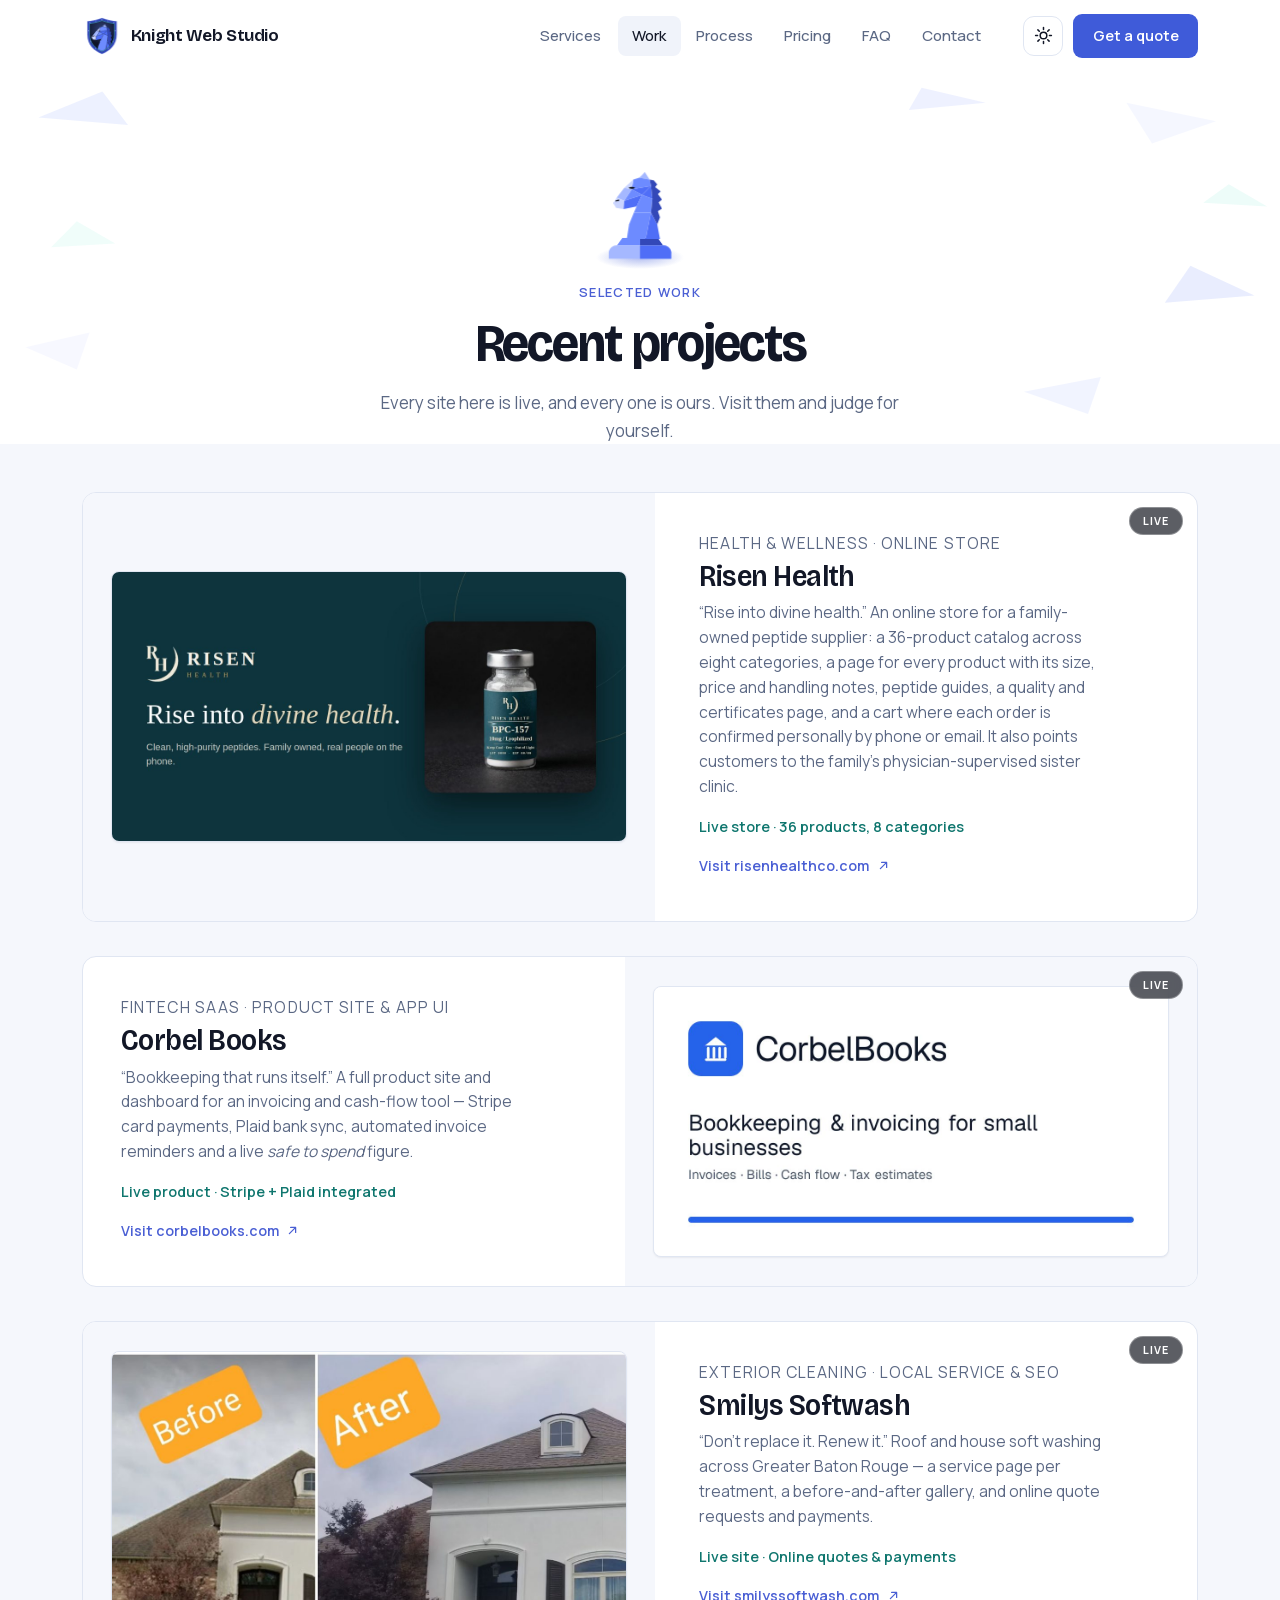
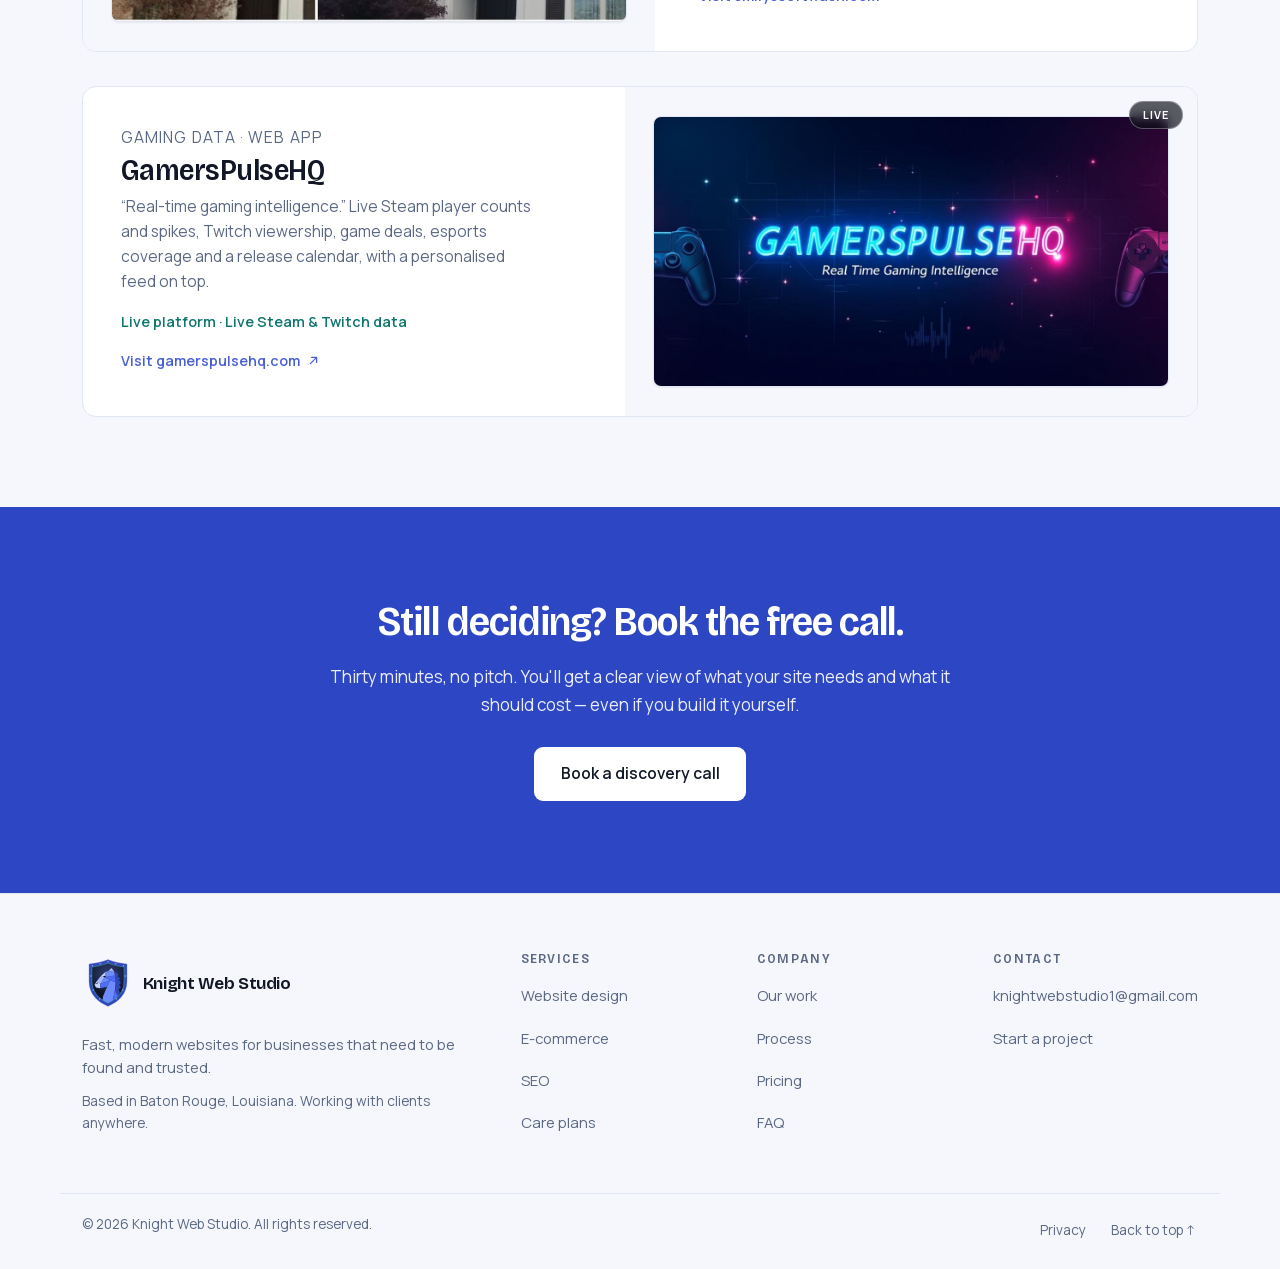
<file: work/index.html>
<!DOCTYPE html>
<html lang="en" data-theme="dark">
<head>
<meta charset="utf-8">
<meta name="viewport" content="width=device-width, initial-scale=1">

<title>Our work — Knight Web Studio</title>
<meta name="description" content="Four live projects: Risen Health, Corbel Books, Smilys Softwash and GamersPulseHQ. Every site here is ours.">
<meta name="theme-color" content="#080b14">
<link rel="canonical" href="https://knightwebstudio.com/work/">

<meta property="og:type" content="website">
<meta property="og:title" content="Our work — Knight Web Studio">
<meta property="og:description" content="Four live projects: Risen Health, Corbel Books, Smilys Softwash and GamersPulseHQ. Every site here is ours.">
<meta property="og:url" content="https://knightwebstudio.com/work/">
<meta property="og:image" content="https://knightwebstudio.com/assets/img/og-image.png">
<meta property="og:image:width" content="1200">
<meta property="og:image:height" content="630">
<meta property="og:image:alt" content="Knight Web Studio — websites that win you customers">
<meta property="og:site_name" content="Knight Web Studio">
<meta name="twitter:card" content="summary_large_image">

<link rel="icon" href="/favicon.ico" sizes="32x32">
<link rel="icon" href="/assets/img/logo.svg" type="image/svg+xml">
<link rel="apple-touch-icon" href="/assets/img/apple-touch-icon.png">
<link rel="manifest" href="/site.webmanifest">
<script>
  // Restore the saved theme before first paint, so a light-theme visitor
  // never sees a dark flash. main.js still owns the toggle itself.
  (function () {
    var d = document.documentElement; d.classList.add('js');
    // The header crest builds itself on the first page of a visit only
    try { if (!sessionStorage.getItem('kws-crest')) { d.classList.add('crest-intro'); sessionStorage.setItem('kws-crest', '1'); } } catch (e) {}
    try {
      var t = localStorage.getItem('theme');
      if (!t && matchMedia('(prefers-color-scheme: light)').matches) t = 'light';
      if (t) d.setAttribute('data-theme', t);
    } catch (e) { /* private mode */ }
  })();
</script>
<link rel="preload" href="/assets/fonts/bricolage-grotesque.woff2" as="font" type="font/woff2" crossorigin>
<link rel="preload" href="/assets/fonts/manrope.woff2" as="font" type="font/woff2" crossorigin>
<link rel="stylesheet" href="/assets/css/styles.css">

<script type="application/ld+json">
{
  "@context": "https://schema.org",
  "@graph": [
    {
      "@type": [
        "ProfessionalService",
        "Organization"
      ],
      "@id": "https://knightwebstudio.com/#org",
      "name": "Knight Web Studio",
      "description": "Web design and development studio building fast, modern websites for small businesses.",
      "url": "https://knightwebstudio.com/",
      "email": "knightwebstudio1@gmail.com",
      "logo": {
        "@type": "ImageObject",
        "url": "https://knightwebstudio.com/assets/img/logo.svg"
      },
      "image": "https://knightwebstudio.com/assets/img/og-image.png",
      "priceRange": "$$",
      "address": {
        "@type": "PostalAddress",
        "addressLocality": "Baton Rouge",
        "addressRegion": "LA",
        "addressCountry": "US"
      },
      "areaServed": "Worldwide",
      "knowsAbout": [
        "Web design",
        "Web development",
        "E-commerce",
        "SEO",
        "Website maintenance"
      ],
      "hasOfferCatalog": {
        "@type": "OfferCatalog",
        "name": "Services",
        "itemListElement": [
          {
            "@type": "Offer",
            "name": "Starter website",
            "priceCurrency": "USD",
            "price": "2000",
            "description": "Information website: who you are, what you offer and how to reach you, up to 5 pages."
          },
          {
            "@type": "Offer",
            "name": "Business website",
            "priceCurrency": "USD",
            "price": "4000",
            "description": "Full marketing site, up to 10 pages, blog and analytics."
          },
          {
            "@type": "Offer",
            "name": "Commerce website",
            "priceCurrency": "USD",
            "price": "8000",
            "description": "Online store with payments, shipping and tax configured."
          },
          {
            "@type": "Offer",
            "name": "Brand identity",
            "priceCurrency": "USD",
            "price": "1500",
            "description": "Logo and mark, colour palette, typography, brand guidelines and social templates."
          },
          {
            "@type": "Offer",
            "name": "Care plan",
            "priceCurrency": "USD",
            "price": "300",
            "description": "Hosting, backups, monitoring, updates and monthly content edits.",
            "priceSpecification": {
              "@type": "UnitPriceSpecification",
              "price": "300",
              "priceCurrency": "USD",
              "unitCode": "MON"
            }
          }
        ]
      }
    },
    {
      "@type": "WebSite",
      "@id": "https://knightwebstudio.com/#website",
      "url": "https://knightwebstudio.com/",
      "name": "Knight Web Studio",
      "publisher": {
        "@id": "https://knightwebstudio.com/#org"
      },
      "inLanguage": "en"
    }
  ]
}
</script>
<script type="application/ld+json">
{
  "@context": "https://schema.org",
  "@type": "BreadcrumbList",
  "itemListElement": [
    {
      "@type": "ListItem",
      "position": 1,
      "name": "Home",
      "item": "https://knightwebstudio.com/"
    },
    {
      "@type": "ListItem",
      "position": 2,
      "name": "Work",
      "item": "https://knightwebstudio.com/work/"
    }
  ]
}
</script>
</head>

<body>
<a class="skip-link" href="#main">Skip to content</a>
<!-- ===================== HEADER ===================== -->
<header class="site-header" id="site-header">
  <div class="scroll-progress" id="scroll-progress" aria-hidden="true"></div>
  <div class="container header-inner">
    <a class="brand" href="/" aria-label="Knight Web Studio home">
      <!-- art:crest-header --><svg class="crest brand-crest" viewBox="0 0 120 120" aria-hidden="true" style="--t1:#c9d4ff;--t2:#a5b8ff;--t3:#6d8bff;--t4:#4f6ef7;--t5:#3348b8;--ink:#080b14;--accent:#46e0c0;--rim:#3348b8;--rim2:#a5b8ff;--field1:#17203a;--field2:#0b1020;--ribbon:#141c3f;--ribbon2:#0b1020;--steel1:#dfe6fb;--steel2:#a9b6d6;--steel3:#7d8bb0"><defs><linearGradient id="ch-fld" x1="0" y1="0" x2="0" y2="1"><stop offset="0" stop-color="var(--field1)"/><stop offset="1" stop-color="var(--field2)"/></linearGradient><radialGradient id="ch-glow" cx=".5" cy=".42" r=".5"><stop offset="0" stop-color="#6d8bff" stop-opacity=".35"/><stop offset="1" stop-color="#6d8bff" stop-opacity="0"/></radialGradient><linearGradient id="ch-gl" x1="0" x2="1"><stop offset="0" stop-color="#fff" stop-opacity="0"/><stop offset=".5" stop-color="#fff" stop-opacity=".5"/><stop offset="1" stop-color="#fff" stop-opacity="0"/></linearGradient><clipPath id="ch-in"><path d="M60 14C73 19 88 22 97 23V56C97 81 80 97 60 106C40 97 23 81 23 56V23C32 22 47 19 60 14Z"/></clipPath><clipPath id="ch-out"><path d="M60 6C75 12 92 15 104 16V56C104 86 84 104 60 114C36 104 16 86 16 56V16C28 15 45 12 60 6Z"/></clipPath></defs><g class="a-rim"><path d="M60 6C75 12 92 15 104 16V56C104 86 84 104 60 114C36 104 16 86 16 56V16C28 15 45 12 60 6Z" fill="var(--rim)"/><path d="M60 6C75 12 92 15 104 16V56C104 86 84 104 60 114C36 104 16 86 16 56V16C28 15 45 12 60 6Z" fill="none" stroke="var(--rim2)" stroke-opacity=".55" stroke-width="1.2"/><path class="a-field" d="M60 14C73 19 88 22 97 23V56C97 81 80 97 60 106C40 97 23 81 23 56V23C32 22 47 19 60 14Z" fill="url(#ch-fld)"/></g><g clip-path="url(#ch-in)"><circle class="a-field" cx="60" cy="50" r="42" fill="url(#ch-glow)"/><g transform="translate(22 22) scale(.86)" stroke-linejoin="round"><polygon class="facet" style="--i:0;--dx:-8.0px;--dy:-6.4px" fill="var(--t2)" points="54,4 61,15 46,12"/><polygon class="facet" style="--i:1;--dx:-1.6px;--dy:6.4px" fill="var(--t1)" points="54,4 46,12 50,9"/><polygon class="facet" style="--i:2;--dx:4.8px;--dy:4.8px" fill="var(--t3)" points="37,15 46,12 61,15 63,24 35,29"/><polygon class="facet" style="--i:3;--dx:-6.4px;--dy:3.2px" fill="var(--t1)" points="37,15 24,27 35,29"/><polygon class="facet" style="--i:4;--dx:0.0px;--dy:1.6px" fill="var(--t2)" points="24,27 13,41 24,46 35,29"/><polygon class="facet" style="--i:5;--dx:6.4px;--dy:0.0px" fill="var(--t1)" points="13,41 8,49 12,56 23,58 24,46"/><polygon class="facet" style="--i:6;--dx:-4.8px;--dy:-1.6px" fill="var(--t3)" points="35,29 24,46 50,37"/><polygon class="facet" style="--i:7;--dx:1.6px;--dy:-3.2px" fill="var(--t4)" points="35,29 50,37 63,24"/><polygon class="facet" style="--i:8;--dx:8.0px;--dy:-4.8px" fill="var(--t4)" points="24,46 23,58 42,54 50,37"/><polygon class="facet" style="--i:9;--dx:-3.2px;--dy:-6.4px" fill="var(--t3)" points="50,37 42,54 38,63 63,63 65,43"/><polygon class="facet" style="--i:10;--dx:3.2px;--dy:6.4px" fill="var(--t4)" points="50,37 65,43 63,24"/><polygon class="facet" style="--i:11;--dx:-8.0px;--dy:4.8px" fill="var(--t3)" points="38,63 31,80 26,112 53,112 63,63"/><polygon class="facet" style="--i:12;--dx:-1.6px;--dy:3.2px" fill="var(--t4)" points="63,63 53,112 78,112 72,80"/><polygon class="facet" style="--i:13;--dx:4.8px;--dy:1.6px" fill="var(--t5)" points="61,15 67,16 72,22 69,26 77,32 73,36 79,44 74,48 79,57 73,61 76,70 72,80 63,63 65,43 63,24"/><path class="eye" d="M30 27Q35 24 40 27Q35 30 30 27Z" fill="var(--ink)"/><path d="M12 46L16 45" stroke="var(--ink)" stroke-width="1.6" stroke-linecap="round"/></g></g><path class="a-line" pathLength="1" d="M60 14C73 19 88 22 97 23V56C97 81 80 97 60 106C40 97 23 81 23 56V23C32 22 47 19 60 14Z" fill="none" stroke="var(--accent)" stroke-opacity=".9" stroke-width="1"/><circle class="rivet" style="--i:0" cx="24" cy="20" r="1.6" fill="var(--rim2)" fill-opacity=".85"/><circle class="rivet" style="--i:1" cx="42" cy="15.5" r="1.6" fill="var(--rim2)" fill-opacity=".85"/><circle class="rivet" style="--i:2" cx="60" cy="11" r="1.6" fill="var(--rim2)" fill-opacity=".85"/><circle class="rivet" style="--i:3" cx="78" cy="15.5" r="1.6" fill="var(--rim2)" fill-opacity=".85"/><circle class="rivet" style="--i:4" cx="96" cy="20" r="1.6" fill="var(--rim2)" fill-opacity=".85"/><circle class="rivet" style="--i:5" cx="100" cy="44" r="1.6" fill="var(--rim2)" fill-opacity=".85"/><circle class="rivet" style="--i:6" cx="20" cy="44" r="1.6" fill="var(--rim2)" fill-opacity=".85"/><circle class="rivet" style="--i:7" cx="94" cy="76" r="1.6" fill="var(--rim2)" fill-opacity=".85"/><circle class="rivet" style="--i:8" cx="26" cy="76" r="1.6" fill="var(--rim2)" fill-opacity=".85"/><circle class="rivet" style="--i:9" cx="79" cy="97" r="1.6" fill="var(--rim2)" fill-opacity=".85"/><circle class="rivet" style="--i:10" cx="41" cy="97" r="1.6" fill="var(--rim2)" fill-opacity=".85"/><g clip-path="url(#ch-out)"><g transform="rotate(20 60 60)"><rect class="a-glint" x="-60" y="-30" width="16" height="180" fill="url(#ch-gl)"/></g></g></svg><!-- /art:crest-header -->
      <span class="brand-name">Knight Web Studio</span>
    </a>

    <nav class="nav" id="nav" aria-label="Main">
      <div class="nav-inner">
        <ul class="nav-links">
          <li><a href="/services/">Services</a></li>
          <li><a href="/work/" aria-current="page">Work</a></li>
          <li><a href="/process/">Process</a></li>
          <li><a href="/pricing/">Pricing</a></li>
          <li><a href="/faq/">FAQ</a></li>
          <li><a href="/contact/">Contact</a></li>
        </ul>
        <span class="nav-indicator" aria-hidden="true"></span>

        <!-- Overlay-only footer: on desktop this is hidden -->
        <div class="nav-foot">
          <a class="btn btn-primary btn-block" href="/contact/">Start your project</a>
          <a class="nav-mail" href="mailto:knightwebstudio1@gmail.com">knightwebstudio1@gmail.com</a>
        </div>
      </div>
    </nav>

    <div class="header-actions">
      <button class="icon-btn" id="theme-toggle" type="button"
              aria-label="Switch to light theme" title="Toggle theme">
        <svg class="icon-moon" viewBox="0 0 24 24" aria-hidden="true"><path d="M21 12.8A9 9 0 1 1 11.2 3a7 7 0 0 0 9.8 9.8Z"/></svg>
        <svg class="icon-sun" viewBox="0 0 24 24" aria-hidden="true"><circle cx="12" cy="12" r="4.2"/><path d="M12 2v2.5M12 19.5V22M2 12h2.5M19.5 12H22M4.9 4.9l1.8 1.8M17.3 17.3l1.8 1.8M19.1 4.9l-1.8 1.8M6.7 17.3l-1.8 1.8"/></svg>
      </button>
      <a class="btn btn-primary btn-sm header-cta" href="/contact/">Get a quote</a>
      <button class="icon-btn nav-toggle" id="nav-toggle" type="button"
              aria-expanded="false" aria-controls="nav" aria-label="Open menu">
        <span class="burger" aria-hidden="true"></span>
      </button>
    </div>
  </div>
</header>

<main id="main">

  <section class="page-head-wrap">
    <div class="hero-art"><!-- art:shards --><svg class="shards" viewBox="0 0 100 100" preserveAspectRatio="none" aria-hidden="true" style="--t1:#c9d4ff;--t2:#a5b8ff;--t3:#6d8bff;--t4:#4f6ef7;--t5:#3348b8;--ink:#080b14;--accent:#46e0c0;--rim:#3348b8;--rim2:#a5b8ff;--field1:#17203a;--field2:#0b1020;--ribbon:#141c3f;--ribbon2:#0b1020;--steel1:#dfe6fb;--steel2:#a9b6d6;--steel3:#7d8bb0"><polygon class="shard" style="--i:0" fill="var(--t3)" fill-opacity="0.2" points="3,12 8,5 10,14"/><polygon class="shard" style="--i:1" fill="var(--t2)" fill-opacity="0.18" points="88,8 95,13 90,19"/><polygon class="shard" style="--i:2" fill="var(--t4)" fill-opacity="0.2" points="93,52 98,60 91,62"/><polygon class="shard" style="--i:3" fill="var(--t2)" fill-opacity="0.16" points="2,74 7,70 6,80"/><polygon class="shard" style="--i:4" fill="var(--t3)" fill-opacity="0.16" points="80,86 86,82 85,92"/><polygon class="shard" style="--i:5" fill="var(--accent)" fill-opacity="0.16" points="96,30 99,36 94,35"/><polygon class="shard" style="--i:6" fill="var(--accent)" fill-opacity="0.14" points="6,40 9,46 4,47"/><polygon class="shard" style="--i:7" fill="var(--t4)" fill-opacity="0.16" points="72,4 77,8 71,10"/></svg><!-- /art:shards --></div>
    <div class="container">
      <header class="page-head">
        <div class="page-art"><!-- art:piece-knight --><svg class="piece piece-knight" viewBox="0 0 100 100" aria-hidden="true" style="--t1:#c9d4ff;--t2:#a5b8ff;--t3:#6d8bff;--t4:#4f6ef7;--t5:#3348b8;--ink:#080b14;--accent:#46e0c0;--rim:#3348b8;--rim2:#a5b8ff;--field1:#17203a;--field2:#0b1020;--ribbon:#141c3f;--ribbon2:#0b1020;--steel1:#dfe6fb;--steel2:#a9b6d6;--steel3:#7d8bb0"><defs><clipPath id="pc-knight-r"><rect x="50" y="0" width="50" height="100"/></clipPath></defs><g class="sect" style="--i:0"><path d="M20 94H80V88C80 84 76 81 72 81H28C24 81 20 84 20 88Z" fill="var(--t2)"/><path d="M20 94H80V88C80 84 76 81 72 81H28C24 81 20 84 20 88Z" fill="var(--t4)" clip-path="url(#pc-knight-r)"/></g><g class="sect" style="--i:1"><path d="M28 81H72L67 74H33Z" fill="var(--t3)"/><path d="M28 81H72L67 74H33Z" fill="var(--t5)" clip-path="url(#pc-knight-r)"/></g><clipPath id="pc-knight-neck"><rect x="0" y="0" width="100" height="75"/></clipPath><g class="sect" style="--i:2" clip-path="url(#pc-knight-neck)"><g transform="translate(19 8) scale(.66)" stroke-linejoin="round"><polygon class="facet" style="--i:0;--dx:-8.0px;--dy:-6.4px" fill="var(--t2)" points="54,4 61,15 46,12"/><polygon class="facet" style="--i:1;--dx:-1.6px;--dy:6.4px" fill="var(--t1)" points="54,4 46,12 50,9"/><polygon class="facet" style="--i:2;--dx:4.8px;--dy:4.8px" fill="var(--t3)" points="37,15 46,12 61,15 63,24 35,29"/><polygon class="facet" style="--i:3;--dx:-6.4px;--dy:3.2px" fill="var(--t1)" points="37,15 24,27 35,29"/><polygon class="facet" style="--i:4;--dx:0.0px;--dy:1.6px" fill="var(--t2)" points="24,27 13,41 24,46 35,29"/><polygon class="facet" style="--i:5;--dx:6.4px;--dy:0.0px" fill="var(--t1)" points="13,41 8,49 12,56 23,58 24,46"/><polygon class="facet" style="--i:6;--dx:-4.8px;--dy:-1.6px" fill="var(--t3)" points="35,29 24,46 50,37"/><polygon class="facet" style="--i:7;--dx:1.6px;--dy:-3.2px" fill="var(--t4)" points="35,29 50,37 63,24"/><polygon class="facet" style="--i:8;--dx:8.0px;--dy:-4.8px" fill="var(--t4)" points="24,46 23,58 42,54 50,37"/><polygon class="facet" style="--i:9;--dx:-3.2px;--dy:-6.4px" fill="var(--t3)" points="50,37 42,54 38,63 63,63 65,43"/><polygon class="facet" style="--i:10;--dx:3.2px;--dy:6.4px" fill="var(--t4)" points="50,37 65,43 63,24"/><polygon class="facet" style="--i:11;--dx:-8.0px;--dy:4.8px" fill="var(--t3)" points="38,63 31,80 26,112 53,112 63,63"/><polygon class="facet" style="--i:12;--dx:-1.6px;--dy:3.2px" fill="var(--t4)" points="63,63 53,112 78,112 72,80"/><polygon class="facet" style="--i:13;--dx:4.8px;--dy:1.6px" fill="var(--t5)" points="61,15 67,16 72,22 69,26 77,32 73,36 79,44 74,48 79,57 73,61 76,70 72,80 63,63 65,43 63,24"/><path class="eye" d="M30 27Q35 24 40 27Q35 30 30 27Z" fill="var(--ink)"/><path d="M12 46L16 45" stroke="var(--ink)" stroke-width="1.6" stroke-linecap="round"/></g></g></svg><!-- /art:piece-knight --></div>
        <p class="eyebrow">Selected work</p>
        <h1>Recent projects</h1>
        <p class="section-sub">Every site here is live, and every one is ours. Visit them and judge for yourself.</p>
      </header>
    </div>
  </section>

  <section class="section section-alt" id="work">
    <div class="container">

      <div class="grid grid-3 work-grid">
        <article class="work-card">
          <span class="work-flag">Live</span>
          <div class="work-media">
            <img class="work-thumb" src="/assets/img/work-risenhealthco.jpg"
               alt="Risen Health — a vial of BPC-157 beside the tagline &quot;Rise into divine health&quot;"
               width="1200" height="630" fetchpriority="high" decoding="async">
          </div>
          <div class="work-body">
            <p class="work-tag">Health &amp; wellness · Online store</p>
            <h2 class="h3">Risen Health</h2>
            <p>
              “Rise into divine health.” An online store for a family-owned peptide
              supplier: a 36-product catalog across eight categories, a page for every
              product with its size, price and handling notes, peptide guides, a quality
              and certificates page, and a cart where each order is confirmed personally
              by phone or email. It also points customers to the family’s
              physician-supervised sister clinic.
            </p>
            <p class="work-result">Live store · 36 products, 8 categories</p>
            <a class="work-link" href="https://risenhealthco.com" target="_blank" rel="noopener">
              Visit risenhealthco.com
              <svg viewBox="0 0 24 24" aria-hidden="true"><path d="M7 17 17 7M9 7h8v8"/></svg>
            </a>
          </div>
        </article>

        <article class="work-card reveal">
          <span class="work-flag">Live</span>
          <div class="work-media">
            <img class="work-thumb" src="/assets/img/work-corbelbooks.jpg"
               alt="Corbel Books homepage — bookkeeping and invoicing for small businesses"
               width="1200" height="630" loading="lazy" decoding="async">
          </div>
          <div class="work-body">
            <p class="work-tag">Fintech SaaS · Product site &amp; app UI</p>
            <h2 class="h3">Corbel Books</h2>
            <p>
              “Bookkeeping that runs itself.” A full product site and dashboard for an
              invoicing and cash-flow tool — Stripe card payments, Plaid bank sync,
              automated invoice reminders and a live <em>safe to spend</em> figure.
            </p>
            <p class="work-result">Live product · Stripe + Plaid integrated</p>
            <a class="work-link" href="https://corbelbooks.com" target="_blank" rel="noopener">
              Visit corbelbooks.com
              <svg viewBox="0 0 24 24" aria-hidden="true"><path d="M7 17 17 7M9 7h8v8"/></svg>
            </a>
          </div>
        </article>

        <article class="work-card reveal">
          <span class="work-flag">Live</span>
          <div class="work-media">
            <img class="work-thumb" src="/assets/img/work-smilyssoftwash.jpg"
               alt="Smilys Softwash — before and after of a soft-washed roof and house exterior"
               width="1200" height="600" loading="lazy" decoding="async">
          </div>
          <div class="work-body">
            <p class="work-tag">Exterior cleaning · Local service &amp; SEO</p>
            <h2 class="h3">Smilys Softwash</h2>
            <p>
              “Don't replace it. Renew it.” Roof and house soft washing across Greater
              Baton Rouge — a service page per treatment, a before-and-after gallery,
              and online quote requests and payments.
            </p>
            <p class="work-result">Live site · Online quotes &amp; payments</p>
            <a class="work-link" href="https://smilyssoftwash.com" target="_blank" rel="noopener">
              Visit smilyssoftwash.com
              <svg viewBox="0 0 24 24" aria-hidden="true"><path d="M7 17 17 7M9 7h8v8"/></svg>
            </a>
          </div>
        </article>

        <article class="work-card reveal">
          <span class="work-flag">Live</span>
          <div class="work-media">
            <img class="work-thumb" src="/assets/img/work-gamerspulsehq.jpg"
               alt="GamersPulseHQ — real-time gaming intelligence platform"
               width="1200" height="630" loading="lazy" decoding="async">
          </div>
          <div class="work-body">
            <p class="work-tag">Gaming data · Web app</p>
            <h2 class="h3">GamersPulseHQ</h2>
            <p>
              “Real-time gaming intelligence.” Live Steam player counts and spikes,
              Twitch viewership, game deals, esports coverage and a release calendar,
              with a personalised feed on top.
            </p>
            <p class="work-result">Live platform · Live Steam &amp; Twitch data</p>
            <a class="work-link" href="https://gamerspulsehq.com" target="_blank" rel="noopener">
              Visit gamerspulsehq.com
              <svg viewBox="0 0 24 24" aria-hidden="true"><path d="M7 17 17 7M9 7h8v8"/></svg>
            </a>
          </div>
        </article>
      </div>
    </div>
  </section>

  <section class="cta-band">
    <div class="container cta-inner reveal">
      <h2>Still deciding? Book the free call.</h2>
      <p>Thirty minutes, no pitch. You'll get a clear view of what your site needs and what it should cost — even if you build it yourself.</p>
      <a class="btn btn-light" href="/contact/" data-booking>Book a discovery call</a>
    </div>
  </section>

</main>

<!-- Mobile-only sticky CTA: the header's "Get a quote" is hidden below 980px,
     so without this there is no persistent way to convert on a phone. -->
<div class="mobile-cta" id="mobile-cta" hidden>
  <div class="mobile-cta-inner">
    <span class="mobile-cta-text">Free 30-min call<span> · no pitch</span></span>
    <a class="btn btn-primary btn-sm" href="/contact/">Get a quote</a>
  </div>
</div>

<!-- ===================== FOOTER ===================== -->
<footer class="site-footer">
  <div class="container footer-grid">
    <div class="footer-brand">
      <a class="brand" href="/">
        <!-- art:crest-footer --><svg class="crest footer-crest" viewBox="0 0 120 120" aria-hidden="true" style="--t1:#c9d4ff;--t2:#a5b8ff;--t3:#6d8bff;--t4:#4f6ef7;--t5:#3348b8;--ink:#080b14;--accent:#46e0c0;--rim:#3348b8;--rim2:#a5b8ff;--field1:#17203a;--field2:#0b1020;--ribbon:#141c3f;--ribbon2:#0b1020;--steel1:#dfe6fb;--steel2:#a9b6d6;--steel3:#7d8bb0"><defs><linearGradient id="cf-fld" x1="0" y1="0" x2="0" y2="1"><stop offset="0" stop-color="var(--field1)"/><stop offset="1" stop-color="var(--field2)"/></linearGradient><radialGradient id="cf-glow" cx=".5" cy=".42" r=".5"><stop offset="0" stop-color="#6d8bff" stop-opacity=".35"/><stop offset="1" stop-color="#6d8bff" stop-opacity="0"/></radialGradient><linearGradient id="cf-gl" x1="0" x2="1"><stop offset="0" stop-color="#fff" stop-opacity="0"/><stop offset=".5" stop-color="#fff" stop-opacity=".5"/><stop offset="1" stop-color="#fff" stop-opacity="0"/></linearGradient><clipPath id="cf-in"><path d="M60 14C73 19 88 22 97 23V56C97 81 80 97 60 106C40 97 23 81 23 56V23C32 22 47 19 60 14Z"/></clipPath><clipPath id="cf-out"><path d="M60 6C75 12 92 15 104 16V56C104 86 84 104 60 114C36 104 16 86 16 56V16C28 15 45 12 60 6Z"/></clipPath></defs><g class="a-rim"><path d="M60 6C75 12 92 15 104 16V56C104 86 84 104 60 114C36 104 16 86 16 56V16C28 15 45 12 60 6Z" fill="var(--rim)"/><path d="M60 6C75 12 92 15 104 16V56C104 86 84 104 60 114C36 104 16 86 16 56V16C28 15 45 12 60 6Z" fill="none" stroke="var(--rim2)" stroke-opacity=".55" stroke-width="1.2"/><path class="a-field" d="M60 14C73 19 88 22 97 23V56C97 81 80 97 60 106C40 97 23 81 23 56V23C32 22 47 19 60 14Z" fill="url(#cf-fld)"/></g><g clip-path="url(#cf-in)"><circle class="a-field" cx="60" cy="50" r="42" fill="url(#cf-glow)"/><g transform="translate(22 22) scale(.86)" stroke-linejoin="round"><polygon class="facet" style="--i:0;--dx:-8.0px;--dy:-6.4px" fill="var(--t2)" points="54,4 61,15 46,12"/><polygon class="facet" style="--i:1;--dx:-1.6px;--dy:6.4px" fill="var(--t1)" points="54,4 46,12 50,9"/><polygon class="facet" style="--i:2;--dx:4.8px;--dy:4.8px" fill="var(--t3)" points="37,15 46,12 61,15 63,24 35,29"/><polygon class="facet" style="--i:3;--dx:-6.4px;--dy:3.2px" fill="var(--t1)" points="37,15 24,27 35,29"/><polygon class="facet" style="--i:4;--dx:0.0px;--dy:1.6px" fill="var(--t2)" points="24,27 13,41 24,46 35,29"/><polygon class="facet" style="--i:5;--dx:6.4px;--dy:0.0px" fill="var(--t1)" points="13,41 8,49 12,56 23,58 24,46"/><polygon class="facet" style="--i:6;--dx:-4.8px;--dy:-1.6px" fill="var(--t3)" points="35,29 24,46 50,37"/><polygon class="facet" style="--i:7;--dx:1.6px;--dy:-3.2px" fill="var(--t4)" points="35,29 50,37 63,24"/><polygon class="facet" style="--i:8;--dx:8.0px;--dy:-4.8px" fill="var(--t4)" points="24,46 23,58 42,54 50,37"/><polygon class="facet" style="--i:9;--dx:-3.2px;--dy:-6.4px" fill="var(--t3)" points="50,37 42,54 38,63 63,63 65,43"/><polygon class="facet" style="--i:10;--dx:3.2px;--dy:6.4px" fill="var(--t4)" points="50,37 65,43 63,24"/><polygon class="facet" style="--i:11;--dx:-8.0px;--dy:4.8px" fill="var(--t3)" points="38,63 31,80 26,112 53,112 63,63"/><polygon class="facet" style="--i:12;--dx:-1.6px;--dy:3.2px" fill="var(--t4)" points="63,63 53,112 78,112 72,80"/><polygon class="facet" style="--i:13;--dx:4.8px;--dy:1.6px" fill="var(--t5)" points="61,15 67,16 72,22 69,26 77,32 73,36 79,44 74,48 79,57 73,61 76,70 72,80 63,63 65,43 63,24"/><path class="eye" d="M30 27Q35 24 40 27Q35 30 30 27Z" fill="var(--ink)"/><path d="M12 46L16 45" stroke="var(--ink)" stroke-width="1.6" stroke-linecap="round"/></g></g><path class="a-line" pathLength="1" d="M60 14C73 19 88 22 97 23V56C97 81 80 97 60 106C40 97 23 81 23 56V23C32 22 47 19 60 14Z" fill="none" stroke="var(--accent)" stroke-opacity=".9" stroke-width="1"/><circle class="rivet" style="--i:0" cx="24" cy="20" r="1.6" fill="var(--rim2)" fill-opacity=".85"/><circle class="rivet" style="--i:1" cx="42" cy="15.5" r="1.6" fill="var(--rim2)" fill-opacity=".85"/><circle class="rivet" style="--i:2" cx="60" cy="11" r="1.6" fill="var(--rim2)" fill-opacity=".85"/><circle class="rivet" style="--i:3" cx="78" cy="15.5" r="1.6" fill="var(--rim2)" fill-opacity=".85"/><circle class="rivet" style="--i:4" cx="96" cy="20" r="1.6" fill="var(--rim2)" fill-opacity=".85"/><circle class="rivet" style="--i:5" cx="100" cy="44" r="1.6" fill="var(--rim2)" fill-opacity=".85"/><circle class="rivet" style="--i:6" cx="20" cy="44" r="1.6" fill="var(--rim2)" fill-opacity=".85"/><circle class="rivet" style="--i:7" cx="94" cy="76" r="1.6" fill="var(--rim2)" fill-opacity=".85"/><circle class="rivet" style="--i:8" cx="26" cy="76" r="1.6" fill="var(--rim2)" fill-opacity=".85"/><circle class="rivet" style="--i:9" cx="79" cy="97" r="1.6" fill="var(--rim2)" fill-opacity=".85"/><circle class="rivet" style="--i:10" cx="41" cy="97" r="1.6" fill="var(--rim2)" fill-opacity=".85"/><g clip-path="url(#cf-out)"><g transform="rotate(20 60 60)"><rect class="a-glint" x="-60" y="-30" width="16" height="180" fill="url(#cf-gl)"/></g></g></svg><!-- /art:crest-footer -->
        <span class="brand-name">Knight Web Studio</span>
      </a>
      <p>Fast, modern websites for businesses that need to be found and trusted.</p>
      <!-- EDIT ME: location. Also in the JSON-LD address and on the contact page. -->
      <p class="footer-loc">Based in Baton Rouge, Louisiana. Working with clients anywhere.</p>
    </div>

    <nav class="footer-col" aria-label="Services">
      <h3>Services</h3>
      <a href="/services/">Website design</a>
      <a href="/services/">E-commerce</a>
      <a href="/services/">SEO</a>
      <a href="/services/">Care plans</a>
    </nav>

    <nav class="footer-col" aria-label="Company">
      <h3>Company</h3>
      <a href="/work/">Our work</a>
      <a href="/process/">Process</a>
      <a href="/pricing/">Pricing</a>
      <a href="/faq/">FAQ</a>
    </nav>

    <nav class="footer-col" aria-label="Contact">
      <h3>Contact</h3>
      <a href="mailto:knightwebstudio1@gmail.com">knightwebstudio1@gmail.com</a>
      <a href="/contact/">Start a project</a>
    </nav>
  </div>

  <div class="container footer-bottom">
    <p>&copy; <span id="year">2026</span> Knight Web Studio. All rights reserved.</p>
    <p class="footer-links"><a href="/privacy/">Privacy</a><a href="#top">Back to top ↑</a></p>
  </div>
</footer>
<script src="/assets/js/main.js" defer></script>
</body>
</html>
</file>
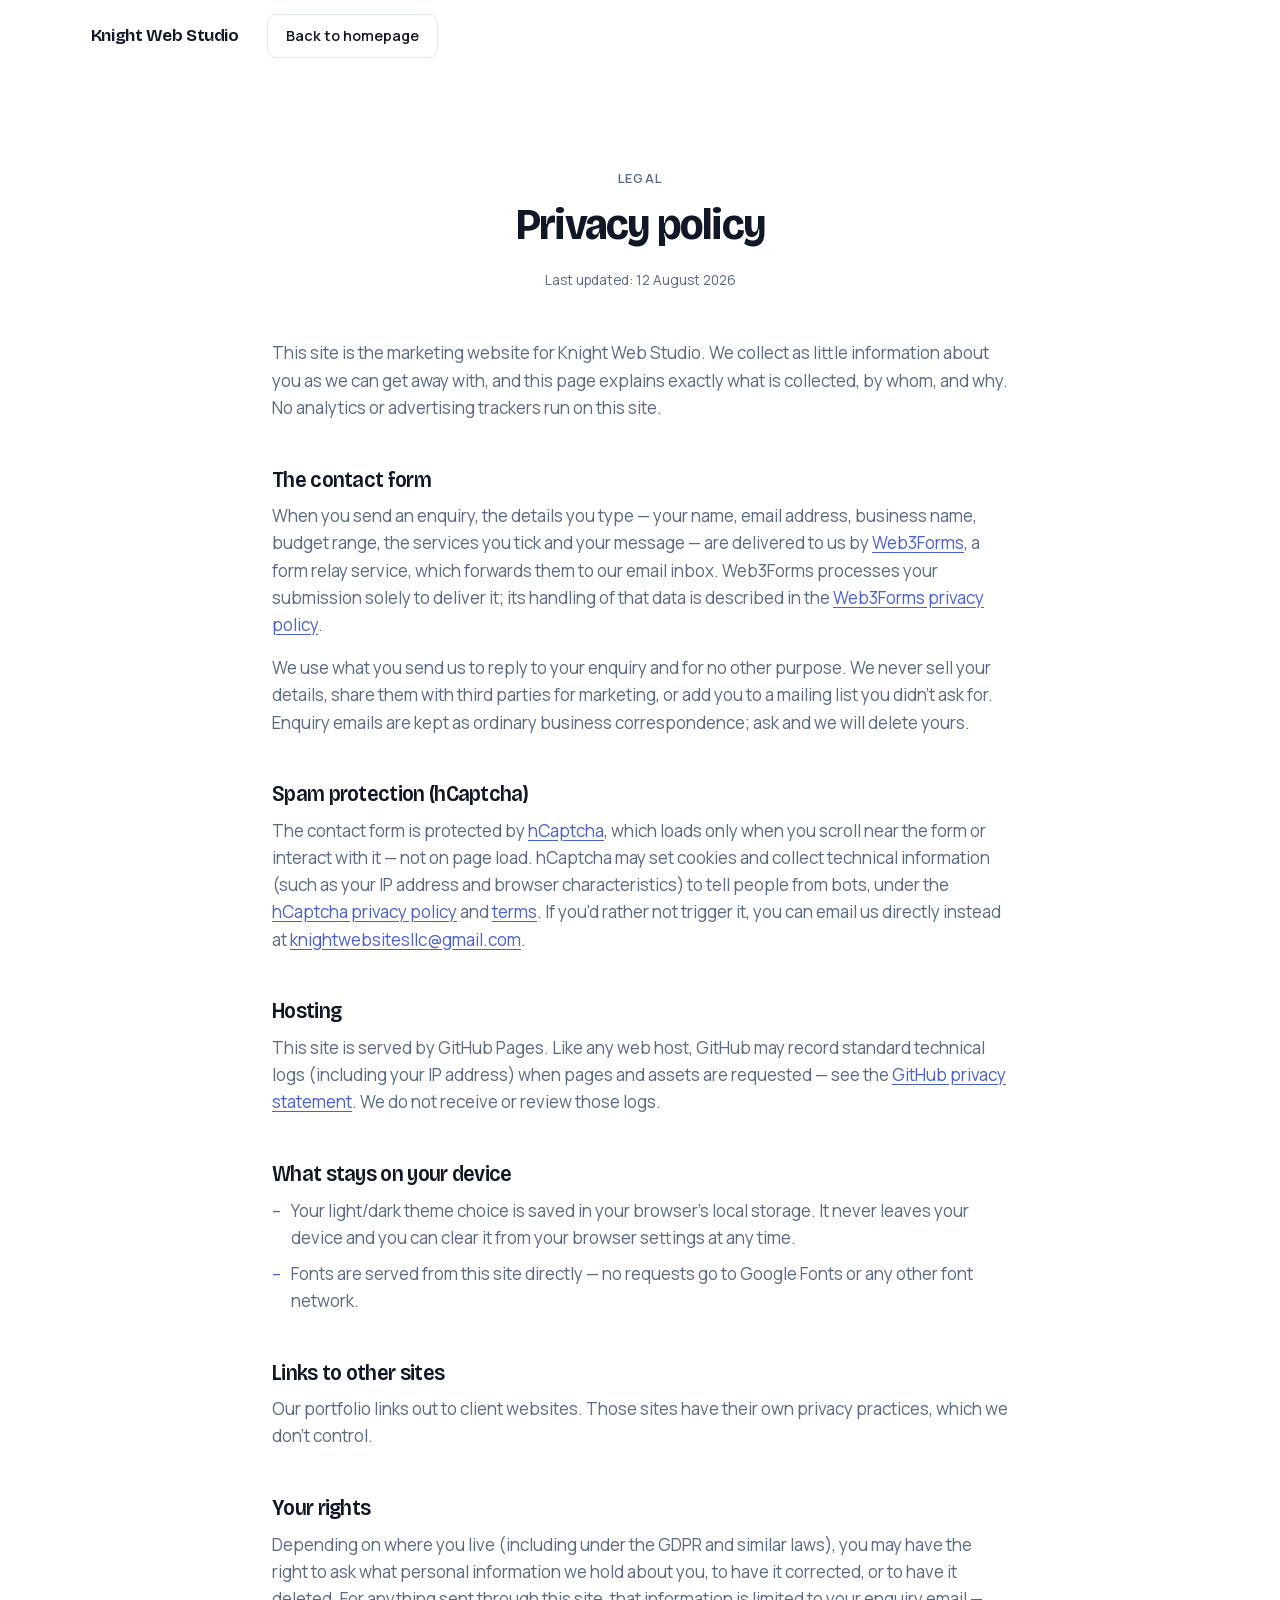
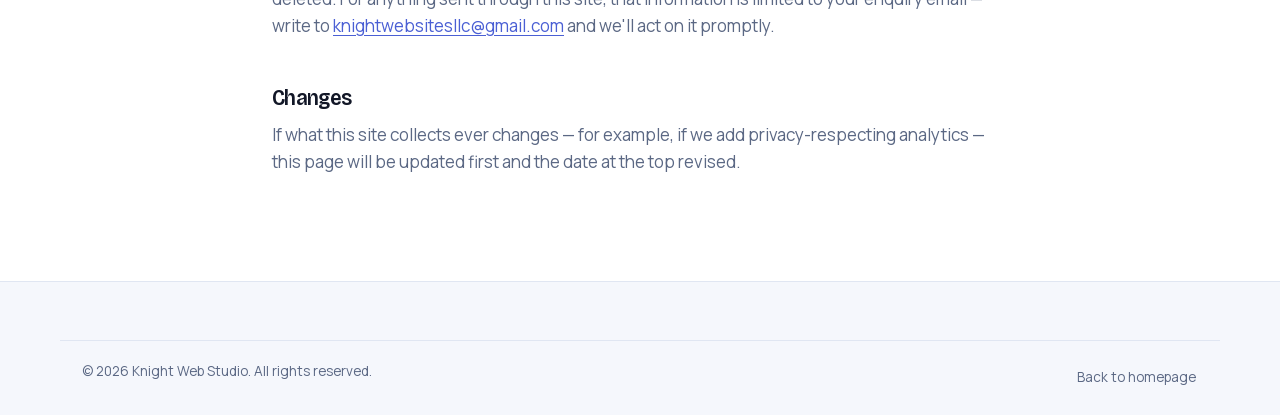
<file: privacy.html>
<!DOCTYPE html>
<html lang="en" data-theme="dark">
<head>
<meta charset="utf-8">
<meta name="viewport" content="width=device-width, initial-scale=1">
<title>Privacy policy — Knight Web Studio</title>
<meta name="description" content="What information Knight Web Studio collects through this website, why, and the choices you have.">
<meta name="theme-color" content="#0b1020">
<link rel="canonical" href="https://knightwebstudio.com/privacy.html">
<link rel="icon" href="assets/img/logo.svg" type="image/svg+xml">
<link rel="icon" href="favicon.ico" sizes="48x48">
<link rel="apple-touch-icon" href="assets/img/apple-touch-icon.png">
<script>
/* Match the theme chosen on the homepage before first paint. */
(function () {
  var t = null;
  try { t = localStorage.getItem('theme'); } catch (e) { /* private mode */ }
  if (!t && window.matchMedia('(prefers-color-scheme: light)').matches) t = 'light';
  if (t) document.documentElement.setAttribute('data-theme', t);
})();
</script>
<link rel="stylesheet" href="assets/css/styles.css">
<style>
  .legal h1 { font-size: clamp(2rem, 4.5vw, 2.8rem); }
  .legal h2 { font-size: 1.35rem; margin-top: 2.2em; }
  .legal p, .legal li { color: var(--muted); }
  .legal li { margin-bottom: .5em; padding-left: 1.1em; position: relative; }
  .legal li::before { content: "–"; position: absolute; left: 0; color: var(--brand-soft); }
  .legal a { color: var(--brand-soft); text-decoration: underline; text-underline-offset: 3px; }
  .legal-updated { font-size: .85rem; color: var(--muted); }
</style>
</head>

<body>
<a class="skip-link" href="#main">Skip to content</a>

<header class="site-header">
  <div class="container header-inner">
    <a class="brand" href="/" aria-label="Knight Web Studio home">
      <svg class="brand-mark" viewBox="0 0 32 32" aria-hidden="true"><path class="mark-shield" d="M16 2.6c3.4 1.3 6.9 2.1 10.5 2.4.3 0 .5.3.5.6v9.1c0 6.6-4.2 11.4-10.7 14.2a.8.8 0 0 1-.6 0C9.2 26.1 5 21.3 5 14.7V5.6c0-.3.2-.6.5-.6C9.1 4.7 12.6 3.9 16 2.6Z"/><path class="mark-k" d="M12.4 9.6v12.8M12.4 16l6.6-6.4M12.4 16l6.6 6.4"/></svg>
      <span class="brand-name">Knight Web Studio</span>
    </a>
    <div class="header-actions">
      <a class="btn btn-ghost btn-sm" href="/">Back to homepage</a>
    </div>
  </div>
</header>

<main id="main">
  <section class="section">
    <div class="container narrow legal">
      <header class="section-head">
        <p class="eyebrow">Legal</p>
        <h1>Privacy policy</h1>
        <p class="legal-updated">Last updated: 12 August 2026</p>
      </header>

      <p>
        This site is the marketing website for Knight Web Studio. We collect as
        little information about you as we can get away with, and this page
        explains exactly what is collected, by whom, and why. No analytics or
        advertising trackers run on this site.
      </p>

      <h2>The contact form</h2>
      <p>
        When you send an enquiry, the details you type — your name, email
        address, business name, budget range, the services you tick and your
        message — are delivered to us by
        <a href="https://web3forms.com" rel="noopener">Web3Forms</a>, a form
        relay service, which forwards them to our email inbox. Web3Forms
        processes your submission solely to deliver it; its handling of that
        data is described in the
        <a href="https://web3forms.com/privacy" rel="noopener">Web3Forms privacy policy</a>.
      </p>
      <p>
        We use what you send us to reply to your enquiry and for no other
        purpose. We never sell your details, share them with third parties for
        marketing, or add you to a mailing list you didn't ask for. Enquiry
        emails are kept as ordinary business correspondence; ask and we will
        delete yours.
      </p>

      <h2>Spam protection (hCaptcha)</h2>
      <p>
        The contact form is protected by
        <a href="https://www.hcaptcha.com" rel="noopener">hCaptcha</a>, which
        loads only when you scroll near the form or interact with it — not on
        page load. hCaptcha may set cookies and collect technical information
        (such as your IP address and browser characteristics) to tell people
        from bots, under the
        <a href="https://www.hcaptcha.com/privacy" rel="noopener">hCaptcha privacy policy</a>
        and <a href="https://www.hcaptcha.com/terms" rel="noopener">terms</a>.
        If you'd rather not trigger it, you can email us directly instead at
        <a href="mailto:knightwebsitesllc@gmail.com">knightwebsitesllc@gmail.com</a>.
      </p>

      <h2>Hosting</h2>
      <p>
        This site is served by GitHub Pages. Like any web host, GitHub may
        record standard technical logs (including your IP address) when pages
        and assets are requested — see the
        <a href="https://docs.github.com/en/site-policy/privacy-policies/github-general-privacy-statement" rel="noopener">GitHub privacy statement</a>.
        We do not receive or review those logs.
      </p>

      <h2>What stays on your device</h2>
      <ul>
        <li>Your light/dark theme choice is saved in your browser's local
            storage. It never leaves your device and you can clear it from
            your browser settings at any time.</li>
        <li>Fonts are served from this site directly — no requests go to
            Google Fonts or any other font network.</li>
      </ul>

      <h2>Links to other sites</h2>
      <p>
        Our portfolio links out to client websites. Those sites have their own
        privacy practices, which we don't control.
      </p>

      <h2>Your rights</h2>
      <p>
        Depending on where you live (including under the GDPR and similar
        laws), you may have the right to ask what personal information we hold
        about you, to have it corrected, or to have it deleted. For anything
        sent through this site, that information is limited to your enquiry
        email — write to
        <a href="mailto:knightwebsitesllc@gmail.com">knightwebsitesllc@gmail.com</a>
        and we'll act on it promptly.
      </p>

      <h2>Changes</h2>
      <p>
        If what this site collects ever changes — for example, if we add
        privacy-respecting analytics — this page will be updated first and the
        date at the top revised.
      </p>
    </div>
  </section>
</main>

<footer class="site-footer">
  <div class="container footer-bottom">
    <p>&copy; <span id="year">2026</span> Knight Web Studio. All rights reserved.</p>
    <p><a href="/">Back to homepage</a></p>
  </div>
</footer>

<script>
  var yearEl = document.getElementById('year');
  if (yearEl) yearEl.textContent = String(new Date().getFullYear());
</script>
</body>
</html>
</file>
<file: assets/css/styles.css>
/* ==========================================================================
   Knight Web Studio — stylesheet
   Structure: fonts → tokens → reset → layout → components → sections → responsive
   ========================================================================== */

/* ---------- Typefaces (self-hosted, no third-party request) ----------
   Bricolage Grotesque carries the display voice — a variable grotesque with
   optical-size and width axes, so headings can be set tight and wide without
   a second file. Manrope handles running text and UI. */
@font-face {
  font-family: "Bricolage";
  src: url("../fonts/bricolage-grotesque.woff2") format("woff2");
  font-weight: 200 800;
  font-stretch: 75% 100%;
  font-display: swap;
}
@font-face {
  font-family: "Manrope";
  src: url("../fonts/manrope.woff2") format("woff2");
  font-weight: 400 800;
  font-display: swap;
}

/* ---------- Design tokens: dark theme (default) ---------- */
:root {
  /* Brand — EDIT ME */
  --brand:        #6d8bff;
  --brand-strong: #4f6ef7;
  --brand-soft:   #a5b8ff;
  --accent:       #46e0c0;
  /* White on the dark theme's brand blue is only 3.1:1, so filled brand
     surfaces take dark ink here instead. --band always carries white. */
  --on-brand:     #0b0f18;
  --band:         #3348b8;
  /* Form errors. The dark value is 2.3:1 on white, so light theme deepens it. */
  --danger:       #ff8493;

  /* Surfaces & text */
  --bg:        #080b14;
  --bg-alt:    #0d1220;
  --surface:   #121a2c;
  --surface-2: #17203a;
  --border:    #23304f;
  --text:      #eef2fb;
  --muted:     #9aa8c7;

  --shadow-sm: 0 1px 2px rgba(0,0,0,.4);
  --shadow-md: 0 10px 30px rgba(0,0,0,.35);
  --shadow-lg: 0 28px 70px rgba(0,0,0,.5);

  --radius:    10px;
  --radius-lg: 14px;
  --maxw:      1160px;
  --ease:      cubic-bezier(.4,.14,.3,1);

  --font: "Manrope", ui-sans-serif, system-ui, -apple-system, "Segoe UI",
          Roboto, "Helvetica Neue", Arial, sans-serif;
  --font-display: "Bricolage", "Manrope", ui-sans-serif, system-ui, sans-serif;
}

/* ---------- Light theme ---------- */
[data-theme="light"] {
  --bg:        #ffffff;
  --bg-alt:    #f5f7fc;
  --surface:   #ffffff;
  --surface-2: #f0f3fa;
  --border:    #e0e6f2;
  --text:      #121727;
  --muted:     #5b6884;

  --brand:        #3f5bd9;
  --brand-strong: #2c46c4;
  /* brand-soft and accent carry small text (eyebrows, ticks, prices, result
     lines). Their dark-theme values sit at 2.9:1 and 1.7:1 on a light ground,
     so both are deepened here to clear 4.5:1. */
  --brand-soft:   #4a5fd4;
  --accent:       #0f766e;
  --on-brand:     #ffffff;
  --band:         #2c46c4;
  --danger:       #c02637;   /* 5.9:1 on white */

  --shadow-sm: 0 1px 2px rgba(16,24,40,.06);
  --shadow-md: 0 10px 26px rgba(16,24,40,.08);
  --shadow-lg: 0 24px 60px rgba(16,24,40,.12);
}

/* ---------- Reset & base ---------- */
*, *::before, *::after { box-sizing: border-box; }

html {
  scroll-behavior: smooth;
  scroll-padding-top: 90px;
  -webkit-text-size-adjust: 100%;
  overscroll-behavior-x: none;   /* no horizontal rubber-banding */
}

body {
  margin: 0;
  font-family: var(--font);
  font-size: 17px;
  line-height: 1.6;
  font-feature-settings: "kern" 1;
  color: var(--text);
  background: var(--bg);
  -webkit-font-smoothing: antialiased;
  overflow-x: hidden;   /* fallback for browsers without `clip` */
  overflow-x: clip;
}

img, svg { max-width: 100%; }
a { color: inherit; text-decoration: none; }
h1, h2, h3, h4 {
  font-family: var(--font-display);
  margin: 0 0 .5em; line-height: 1.08; letter-spacing: -.025em; font-weight: 600;
  font-variation-settings: "wdth" 92;
  text-wrap: balance;
}
h1 { font-size: clamp(2.35rem, 5.2vw, 4.1rem); letter-spacing: -.04em; font-weight: 700; line-height: 1.02; }
h1 em { font-style: normal; color: var(--brand); }
h2 { font-size: clamp(1.75rem, 3.4vw, 2.6rem); letter-spacing: -.032em; line-height: 1.06; }
h3 { font-size: 1.16rem; letter-spacing: -.018em; font-weight: 600; }
/* Sub-page card titles sit straight under the h1, so they are h2s in the
   document outline but keep h3 sizing. */
.h3 { font-size: 1.16rem; letter-spacing: -.018em; font-weight: 600; line-height: 1.08; }
p  { margin: 0 0 1rem; }
ul, ol { margin: 0; padding: 0; list-style: none; }

:focus-visible {
  outline: 2px solid var(--brand);
  outline-offset: 3px;
  border-radius: 6px;
}

::selection { background: color-mix(in srgb, var(--brand) 32%, transparent); color: var(--text); }

.skip-link {
  position: absolute; left: 12px; top: -60px; z-index: 200;
  /* Inverted from the body tokens so it clears contrast in both themes —
     white on --brand is only 3.1:1 in dark. */
  background: var(--text); color: var(--bg);
  padding: .7rem 1.1rem; border-radius: 0 0 10px 10px;
  transition: top .2s var(--ease);
}
.skip-link:focus { top: 0; }

/* ---------- Layout ---------- */
.container { width: 100%; max-width: var(--maxw); margin-inline: auto; padding-inline: 22px; }
.container.narrow { max-width: 780px; }

.section { padding: clamp(56px, 7vw, 92px) 0; }
.section-alt { background: var(--bg-alt); }

.section-head { max-width: 640px; margin: 0 auto clamp(32px, 4vw, 48px); text-align: center; }
.section-sub { color: var(--muted); font-size: 1.06rem; margin: 0; }

.grid { display: grid; gap: 22px; }
.grid-3 { grid-template-columns: repeat(3, 1fr); }
.work-grid { grid-template-columns: 1fr; gap: clamp(20px, 3vw, 34px); }

.eyebrow {
  display: inline-flex; align-items: center; gap: .5rem;
  font-size: .8rem; font-weight: 600; letter-spacing: .1em; text-transform: uppercase;
  color: var(--brand-soft); margin: 0 0 .85rem;
}

/* ---------- Buttons ---------- */
.btn {
  --btn-bg: var(--brand);
  display: inline-flex; align-items: center; justify-content: center; gap: .5rem;
  padding: .85rem 1.6rem;
  font: inherit; font-weight: 600; font-size: .98rem;
  border: 1px solid transparent; border-radius: 9px;
  cursor: pointer; white-space: nowrap;
  transition: transform .18s var(--ease), box-shadow .18s var(--ease),
              background .18s var(--ease), border-color .18s var(--ease);
}
@media (hover: hover) and (pointer: fine) {
  .btn:hover { transform: translateY(-1px); }
}
.btn:active { transform: translateY(0); }
.btn-sm { padding: .58rem 1.15rem; font-size: .9rem; }
.btn-block { width: 100%; }

.btn-primary { background: var(--brand); color: var(--on-brand); }
.btn-primary:hover { background: var(--brand-strong); }

.btn-ghost {
  background: transparent; color: var(--text); border-color: var(--border);
}
.btn-ghost:hover { border-color: var(--brand); background: var(--surface-2); }

.btn-light { background: #fff; color: #111827; }
.btn-light:hover { box-shadow: 0 14px 30px -12px rgba(0,0,0,.5); }

.icon-btn {
  display: grid; place-items: center;
  width: 40px; height: 40px; padding: 0;
  background: transparent; color: var(--text);
  border: 1px solid var(--border); border-radius: 11px;
  cursor: pointer;
  transition: border-color .2s var(--ease), background .2s var(--ease);
}
.icon-btn:hover { border-color: var(--brand); background: var(--surface-2); }
.icon-btn svg { width: 19px; height: 19px; fill: none; stroke: currentColor; stroke-width: 1.9; stroke-linecap: round; stroke-linejoin: round; }

.icon-sun  { display: none; }
[data-theme="light"] .icon-sun  { display: block; }
[data-theme="light"] .icon-moon { display: none; }

/* ---------- Header ---------- */
.site-header {
  position: sticky; top: 0; z-index: 100;
  background: color-mix(in srgb, var(--bg) 82%, transparent);
  backdrop-filter: blur(14px);
  border-bottom: 1px solid transparent;
  transition: border-color .25s var(--ease), background .25s var(--ease);
}
.site-header.scrolled { border-bottom-color: var(--border); box-shadow: var(--shadow-sm); }

/* Reading position, pinned to the header's bottom edge */
.scroll-progress {
  position: absolute; left: 0; bottom: -1px; height: 2px; width: 100%;
  transform: scaleX(0); transform-origin: 0 50%;
  background: linear-gradient(90deg, var(--brand), var(--accent));
  will-change: transform;
}

.header-inner { display: flex; align-items: center; gap: 20px; height: 72px; }

.brand {
  display: inline-flex; align-items: center; gap: .55rem; padding-block: .35rem;
  font-family: var(--font-display);
  font-weight: 650; font-size: 1.06rem; letter-spacing: -.025em;
}
/* The crest is drawn in tools/art/emblems.py with fixed colours, so it
   reads the same on both themes. */
.brand-crest { width: 40px; height: 40px; flex: none; display: block; overflow: visible; }
.brand-name { white-space: nowrap; }

/* --- Navigation ---------------------------------------------------------
   One markup source for both breakpoints: a horizontal bar with a sliding
   indicator on desktop, a full-screen overlay on phones. */
.nav { margin-left: auto; }
.nav-inner { position: relative; display: flex; }
.nav-links { display: flex; gap: 2px; }
.nav-links a {
  position: relative; z-index: 1; display: block;
  padding: .5rem .9rem; border-radius: 8px;
  font-size: .94rem; font-weight: 500; color: var(--muted);
  transition: color .2s var(--ease);
}
.nav-links a:hover { color: var(--text); }

/* The pill slides between items instead of blinking on and off */
.nav-indicator {
  position: absolute; z-index: 0; top: 0; left: 0; height: 100%;
  width: 0; border-radius: 8px; background: var(--surface-2);
  opacity: 0; pointer-events: none;
  transition: transform .34s var(--ease), width .34s var(--ease), opacity .2s var(--ease);
}
.nav-indicator.on { opacity: 1; }

.nav-foot { display: none; }

.header-actions { display: flex; align-items: center; gap: 10px; margin-left: 8px; }
.nav-toggle { display: none; }

.burger, .burger::before, .burger::after {
  content: ""; display: block;
  width: 18px; height: 2px; border-radius: 2px; background: currentColor;
  transition: transform .25s var(--ease), opacity .2s var(--ease);
}
.burger::before { transform: translateY(-6px); }
.burger::after  { transform: translateY(4px); }
.nav-toggle[aria-expanded="true"] .burger { background: transparent; }
.nav-toggle[aria-expanded="true"] .burger::before { transform: rotate(45deg); }
.nav-toggle[aria-expanded="true"] .burger::after  { transform: rotate(-45deg) translateY(0); }

/* ---------- Hero ---------- */
.hero { position: relative; isolation: isolate; padding: clamp(52px, 7vw, 88px) 0 clamp(48px, 6vw, 72px); overflow: hidden; }

.hero-glow {
  position: absolute; inset: -30% 0 auto 0; height: 620px; z-index: -1;
  background:
    radial-gradient(46% 50% at 18% 28%, color-mix(in srgb, var(--brand) 12%, transparent), transparent 70%);
  filter: blur(18px);
}

.hero-inner {
  display: grid; grid-template-columns: 1.15fr .85fr; gap: clamp(30px, 5vw, 60px); align-items: center;
}

.lede { font-size: clamp(1.02rem, 1.5vw, 1.16rem); color: var(--muted); max-width: 34em; margin-bottom: 1.9rem; }
.hero-cta { display: flex; flex-wrap: wrap; gap: 12px; margin-bottom: 1.9rem; }

.hero-points { display: flex; flex-wrap: wrap; gap: 8px 22px; font-size: .89rem; color: var(--muted); }
.hero-points li { display: flex; align-items: center; gap: .5rem; }
.hero-points li::before {
  content: "✓"; display: grid; place-items: center;
  width: 18px; height: 18px; flex: none;
  font-size: .7rem; font-weight: 700; color: var(--accent);
  background: color-mix(in srgb, var(--accent) 15%, transparent);
  border-radius: 50%;
}

/* Hero proof panel — real client work instead of a placeholder wireframe */
.hero-proof {
  padding: 22px; border: 1px solid var(--border); border-radius: var(--radius-lg);
  background: var(--surface); box-shadow: var(--shadow-sm);
}
.proof-label {
  font-size: .72rem; font-weight: 700; letter-spacing: .14em; text-transform: uppercase;
  color: var(--muted); margin: 0 0 .9rem;
}
.proof-list { display: grid; gap: 8px; }
.proof-list a {
  display: grid; grid-template-columns: 76px 1fr auto; gap: 14px; align-items: center;
  padding: 10px; border-radius: var(--radius); border: 1px solid transparent;
  transition: background .18s var(--ease), border-color .18s var(--ease);
}
.proof-list a:hover { background: var(--bg-alt); border-color: var(--border); }
.proof-list img {
  /* height:auto is required — the HTML height attribute is a presentational
     hint that otherwise overrides aspect-ratio. */
  width: 76px; height: auto; aspect-ratio: 16 / 10; object-fit: cover; object-position: top center;
  border-radius: 6px; border: 1px solid var(--border); display: block;
}
.proof-text { display: flex; flex-direction: column; min-width: 0; }
.proof-text strong { font-size: .95rem; font-weight: 650; }
.proof-text span { font-size: .82rem; color: var(--muted); }
.proof-arrow {
  width: 15px; height: 15px; flex: none; color: var(--muted);
  fill: none; stroke: currentColor; stroke-width: 2; stroke-linecap: round; stroke-linejoin: round;
  transition: color .18s var(--ease), transform .18s var(--ease);
}
@media (hover: hover) and (pointer: fine) {
  .proof-list a:hover .proof-arrow { color: var(--brand); transform: translate(2px, -2px); }
}

/* ---------- Cards ---------- */
.card {
  padding: 28px; border: 1px solid var(--border); border-radius: var(--radius-lg);
  background: var(--surface);
  transition: transform .25s var(--ease), border-color .25s var(--ease), box-shadow .25s var(--ease);
}
.card:hover { border-color: color-mix(in srgb, var(--brand) 45%, var(--border)); box-shadow: var(--shadow-sm); }
.card p { color: var(--muted); font-size: .96rem; }

.card-icon {
  display: grid; place-items: center; width: 46px; height: 46px; margin-bottom: 16px;
  border-radius: 13px;
  background: color-mix(in srgb, var(--brand) 16%, transparent);
  color: var(--brand-soft);
}
.card-icon svg { width: 22px; height: 22px; fill: none; stroke: currentColor; stroke-width: 1.8; stroke-linecap: round; stroke-linejoin: round; }

.ticks { display: grid; gap: .5rem; margin-top: 1.1rem; font-size: .92rem; color: var(--muted); }
.ticks li { display: flex; gap: .6rem; align-items: flex-start; }
.ticks li::before { content: "✓"; color: var(--accent); font-weight: 700; flex: none; }

/* ---------- Work ---------- */
.work-card {
  position: relative;                 /* anchors .work-flag */
  display: grid; grid-template-columns: 1.15fr 1fr; align-items: center;
  gap: clamp(20px, 3.5vw, 44px);
  border: 1px solid var(--border); border-radius: var(--radius-lg);
  background: var(--surface); overflow: hidden;
  transition: box-shadow .3s var(--ease), border-color .3s var(--ease);
}
@media (hover: hover) and (pointer: fine) {
  .work-card:hover { box-shadow: var(--shadow-md); border-color: color-mix(in srgb, var(--brand) 45%, var(--border)); }
}
/* Alternate the image side so the eye zig-zags down the page */
.work-card:nth-child(even) { grid-template-columns: 1fr 1.15fr; }
.work-card:nth-child(even) .work-media { order: 2; }
.work-card:nth-child(even) .work-body { order: 1; }

/* Real screenshots taken from each live site */
/* A tinted frame so a light screenshot never dissolves into a light card */
.work-media {
  height: 100%; display: flex; align-items: center;
  padding: clamp(18px, 2.2vw, 30px);
  background: var(--bg-alt);
}
.work-thumb {
  display: block; width: 100%; height: auto;
  aspect-ratio: 1200 / 630; object-fit: cover; object-position: top center;
  border: 1px solid var(--border); border-radius: 8px;
  box-shadow: var(--shadow-sm);
  background: var(--surface-2);       /* placeholder tone while loading */
  transition: transform .5s var(--ease);
}
@media (hover: hover) and (pointer: fine) {
  .work-card:hover .work-thumb { transform: scale(1.015); }
}

.work-flag {
  position: absolute; top: 14px; right: 14px; z-index: 2;
  padding: .28rem .8rem; border-radius: 999px;
  background: rgba(8, 11, 20, .66); backdrop-filter: blur(6px);
  border: 1px solid rgba(255, 255, 255, .3);
  color: #fff; font-size: .68rem; font-weight: 700; letter-spacing: .09em; text-transform: uppercase;
}

.work-link {
  display: inline-flex; align-items: center; gap: .4rem; margin-top: .7rem;
  padding-block: .35rem;
  font-size: .89rem; font-weight: 600; color: var(--brand-soft);
  transition: color .18s var(--ease), gap .18s var(--ease);
}
@media (hover: hover) and (pointer: fine) {
  .work-link:hover { color: var(--text); gap: .6rem; }
}
.work-link svg { width: 15px; height: 15px; fill: none; stroke: currentColor; stroke-width: 2; stroke-linecap: round; stroke-linejoin: round; }

.work-body { padding: clamp(22px, 3vw, 38px) clamp(22px, 3vw, 38px) clamp(22px, 3vw, 38px) 0; }
.work-card:nth-child(even) .work-body { padding-right: 0; padding-left: clamp(22px, 3vw, 38px); }
.work-body h3, .work-body .h3 { font-size: clamp(1.35rem, 2.4vw, 1.85rem); margin-bottom: .45rem; }
.work-body p { color: var(--muted); font-size: .97rem; max-width: 46ch; }
.work-tag { font-size: .74rem; letter-spacing: .07em; text-transform: uppercase; color: var(--brand-soft); margin-bottom: .35rem; }
.work-result { margin: 0; font-weight: 600; font-size: .9rem !important; color: var(--accent) !important; }

/* ---------- Process ---------- */
.steps { display: grid; grid-template-columns: repeat(4, 1fr); gap: 22px; counter-reset: step; }
.step { position: relative; padding: 26px 22px; border-radius: var(--radius-lg); background: var(--surface); border: 1px solid var(--border); }
.step p { color: var(--muted); font-size: .94rem; margin: 0; }
.step-num {
  display: block; margin-bottom: .7rem;
  font-size: .78rem; font-weight: 700; letter-spacing: .14em;
  color: var(--brand);
}
.step:not(:last-child)::after {
  content: ""; position: absolute; top: 46px; right: -14px;
  width: 8px; height: 8px; border-top: 2px solid var(--border); border-right: 2px solid var(--border);
  transform: rotate(45deg);
}

/* ---------- Pricing ---------- */
.pricing-grid { align-items: start; }
.price-card {
  position: relative; padding: 32px 28px;
  border: 1px solid var(--border); border-radius: var(--radius-lg);
  background: var(--surface); display: flex; flex-direction: column;
}
.price-card.featured {
  border-color: var(--brand); border-width: 1.5px;
  box-shadow: var(--shadow-md);
  background: color-mix(in srgb, var(--brand) 4%, var(--surface));
}
.price-flag {
  position: absolute; top: -12px; left: 50%; transform: translateX(-50%);
  padding: .3rem 1rem; border-radius: 999px; white-space: nowrap;
  background: var(--brand); color: var(--on-brand);
  font-size: .74rem; font-weight: 700; letter-spacing: .05em; text-transform: uppercase;
}
.price { font-size: 2.35rem; font-weight: 800; letter-spacing: -.035em; margin: .1rem 0 .5rem; }
.price-note { color: var(--muted); font-size: .93rem; }
.price-card .ticks { flex: 1; margin-bottom: 1.6rem; }
.pricing-foot { text-align: center; color: var(--muted); margin: 26px 0 0; font-size: .93rem; }
.pricing-foot strong { color: var(--text); }

/* Add-ons — automation priced as its own line, not buried in a tier */
.addons {
  display: grid; grid-template-columns: .85fr 1.15fr; gap: clamp(22px, 4vw, 44px);
  align-items: center; margin-top: 34px; padding: clamp(24px, 3.5vw, 34px);
  border: 1px solid var(--border); border-radius: var(--radius-lg);
  background: var(--surface);
}
.addons-head h3, .addons-head .h3 { font-size: 1.28rem; margin-bottom: .5rem; }
.addons-head p { color: var(--muted); font-size: .94rem; margin: 0; }

.addon-list { display: grid; gap: 12px; }
.addon-list li {
  display: grid; grid-template-columns: 1fr auto; gap: .2rem 1rem; align-items: baseline;
  padding: 14px 16px; border: 1px solid var(--border); border-radius: var(--radius);
  background: var(--bg-alt);
}
.addon-name { font-weight: 600; font-size: .96rem; }
.addon-desc { grid-column: 1; color: var(--muted); font-size: .87rem; }
.addon-price {
  /* Explicit column — grid-row alone lets auto-placement steal column 1. */
  grid-column: 2; grid-row: 1 / span 2; align-self: center;
  font-family: inherit; font-weight: 700; font-size: .95rem; color: var(--accent);
  white-space: nowrap;
}

/* Care plan — recurring revenue, given its own panel rather than a footnote */
.care-panel {
  display: grid; grid-template-columns: 1.05fr .95fr; gap: clamp(24px, 4vw, 48px);
  align-items: center; margin-top: 40px; padding: clamp(26px, 4vw, 40px);
  border: 1px solid color-mix(in srgb, var(--accent) 40%, var(--border));
  border-radius: var(--radius-lg);
  background:
    radial-gradient(90% 130% at 100% 0%, color-mix(in srgb, var(--accent) 11%, transparent), transparent 62%),
    var(--surface);
}
.care-copy h3, .care-copy .h3 { font-size: clamp(1.35rem, 2.4vw, 1.75rem); margin-bottom: .6rem; }
.care-price { color: var(--accent); font-size: 1.28em; letter-spacing: -.03em; }
.care-per { color: var(--muted); font-weight: 500; font-size: .62em; }
.care-copy p { color: var(--muted); font-size: .97rem; margin-bottom: 1.4rem; }
.care-list { margin-top: 0; font-size: .94rem; }

/* Three tiers — the clients who lean on you most should not pay the least */
.care-tiers { display: grid; gap: 10px; }
.care-tiers li {
  display: grid; grid-template-columns: 1fr auto; gap: .1rem 1rem; align-items: baseline;
  padding: 14px 18px; border: 1px solid var(--border); border-radius: var(--radius);
  background: var(--bg-alt);
}
.care-tiers .tier-mid {
  border-color: color-mix(in srgb, var(--accent) 55%, var(--border));
  background: color-mix(in srgb, var(--accent) 7%, var(--bg-alt));
}
.tier-name { font-weight: 700; font-size: .98rem; }
.tier-fit { grid-column: 1; color: var(--muted); font-size: .86rem; }
.tier-price {
  grid-column: 2; grid-row: 1 / span 2; align-self: center;
  font-size: 1.32rem; font-weight: 800; letter-spacing: -.03em; color: var(--accent);
  white-space: nowrap;
}
.tier-price small { font-size: .58em; font-weight: 500; color: var(--muted); letter-spacing: 0; }

/* Shared inclusions sit below both columns */
.care-includes { grid-column: 1 / -1; padding-top: 22px; border-top: 1px solid var(--border); }
.care-includes-head {
  font-size: .78rem; font-weight: 600; letter-spacing: .1em; text-transform: uppercase;
  color: var(--muted); margin: 0 0 .9rem;
}
.care-includes .care-list {
  grid-template-columns: repeat(3, 1fr); display: grid; gap: .5rem 1.6rem;
}

/* Price tag beside a service card heading */
.card-price {
  display: inline-block; margin-left: .4rem; vertical-align: middle;
  padding: .12rem .55rem; border-radius: 999px;
  background: color-mix(in srgb, var(--accent) 9%, transparent);
  color: var(--accent); font-size: .68rem; font-weight: 700;
  letter-spacing: .03em; white-space: nowrap;
}

/* ---------- Testimonials (landing page, switched on in index.html) ---------- */
.quote-grid { display: grid; grid-template-columns: repeat(3, 1fr); gap: 22px; }
.quote {
  margin: 0; padding: 26px;
  border: 1px solid var(--border); border-radius: var(--radius-lg); background: var(--surface);
  display: flex; flex-direction: column; gap: 1.1rem;
}
.quote blockquote { margin: 0; }
.quote blockquote p { margin: 0; font-size: 1rem; line-height: 1.65; }
.quote blockquote p::before { content: "\201C"; }
.quote blockquote p::after  { content: "\201D"; }
.quote figcaption { display: flex; flex-direction: column; gap: .1rem; margin-top: auto; }
.quote figcaption strong { font-size: .93rem; }
.quote figcaption span { font-size: .84rem; color: var(--muted); }
.quote figcaption a { color: var(--brand-soft); }
.quote figcaption a:hover { color: var(--text); }

/* ---------- FAQ ---------- */
.faq-list { display: grid; gap: 12px; }
.faq-item {
  border: 1px solid var(--border); border-radius: var(--radius);
  background: var(--surface); overflow: hidden;
}
.faq-item summary {
  display: flex; align-items: center; justify-content: space-between; gap: 1rem;
  padding: 18px 22px; cursor: pointer; font-weight: 600; list-style: none;
}
.faq-item summary::-webkit-details-marker { display: none; }
.faq-item summary::after {
  content: "+"; flex: none; font-size: 1.4rem; font-weight: 400; color: var(--brand-soft);
  transition: transform .25s var(--ease);
}
.faq-item[open] summary::after { transform: rotate(45deg); }
.faq-item[open] { border-color: color-mix(in srgb, var(--brand) 45%, var(--border)); }
.faq-body { padding: 0 22px 20px; }
.faq-body p { margin: 0; color: var(--muted); font-size: .96rem; }

/* ---------- Contact ---------- */
.contact-wrap {
  display: grid; grid-template-columns: .9fr 1.1fr;
  gap: clamp(30px, 5vw, 58px); align-items: start;
}
/* Grid items default to min-width:auto, so a fixed-width child — the 303px
   hCaptcha iframe — can force the column wider than the viewport. */
.contact-wrap > * { min-width: 0; }

/* What happens after you send the form — replaces a second copy of the
   page heading that used to sit here. */
.next-steps { display: grid; gap: .9rem; counter-reset: next; margin-bottom: 2rem; }
.next-steps li {
  position: relative; padding-left: 2.4rem;
  color: var(--muted); font-size: .95rem; line-height: 1.55;
}
.next-steps li strong { color: var(--text); font-weight: 650; }
.next-steps li::before {
  counter-increment: next; content: counter(next);
  position: absolute; left: 0; top: .1rem;
  display: grid; place-items: center; width: 26px; height: 26px; border-radius: 50%;
  background: color-mix(in srgb, var(--brand) 16%, transparent);
  color: var(--brand-soft); font-size: .78rem; font-weight: 700;
}

/* Booking link beside the form. `hidden` until SITE_CONFIG.bookingUrl is
   set; .btn's display would otherwise override the hidden attribute. */
.booking-only[hidden] { display: none; }
.booking-alt {
  margin-bottom: 1.8rem; padding: 18px 20px;
  border: 1px solid var(--border); border-radius: var(--radius); background: var(--surface);
}
.booking-alt p { margin: 0 0 .8rem; color: var(--muted); font-size: .94rem; }

.contact-list { display: grid; gap: 1rem; margin-top: 1.8rem; }
.contact-list li { display: flex; align-items: center; gap: .85rem; color: var(--muted); font-size: .96rem; }
.contact-list svg {
  width: 20px; height: 20px; flex: none;
  fill: none; stroke: var(--brand-soft); stroke-width: 1.7; stroke-linecap: round; stroke-linejoin: round;
}
.contact-list a { display: inline-block; padding-block: .25rem; }
.contact-list a:hover { color: var(--text); text-decoration: underline; }

.contact-form {
  min-width: 0;
  padding: 30px; border: 1px solid var(--border); border-radius: var(--radius-lg);
  background: var(--surface); box-shadow: var(--shadow-md);
}
.field { display: grid; gap: .4rem; margin-bottom: 1.1rem; border: 0; padding: 0; min-width: 0; }
.field-row { display: grid; grid-template-columns: 1fr 1fr; gap: 1.1rem; }
.field label, .field legend { font-size: .88rem; font-weight: 600; padding: 0; }
/* Scoped to the direct label/legend only — a bare `.field label span` also
   matched `.chip span`, tinting the service chips an unreadable pale blue. */
.field > label > span, .field > legend > span { color: var(--brand-soft); }

input[type="text"], input[type="email"], select, textarea {
  width: 100%; padding: .78rem .95rem;
  font: inherit; font-size: .95rem; color: var(--text);
  background: var(--bg-alt); border: 1px solid var(--border); border-radius: 11px;
  transition: border-color .18s var(--ease), box-shadow .18s var(--ease);
}
textarea { resize: vertical; min-height: 120px; }
input:focus, select:focus, textarea:focus {
  outline: none; border-color: var(--brand);
  box-shadow: 0 0 0 3px color-mix(in srgb, var(--brand) 22%, transparent);
}
input.invalid, textarea.invalid { border-color: #ef5c6e; }

.error { margin: 0; font-size: .8rem; color: var(--danger); min-height: 0; }
.error:empty { display: none; }

.chips { display: flex; flex-wrap: wrap; gap: 8px; margin-top: .3rem; }
.chip { position: relative; }
.chip input { position: absolute; opacity: 0; width: 0; height: 0; }
.chip span {
  display: inline-block; padding: .45rem .95rem;
  border: 1px solid var(--border); border-radius: 999px;
  background: var(--bg-alt); font-size: .87rem; cursor: pointer;
  transition: all .18s var(--ease);
}
.chip span:hover { border-color: var(--brand-soft); }
.chip input:checked + span {
  background: color-mix(in srgb, var(--brand) 20%, transparent);
  border-color: var(--brand); color: var(--text);
}
.chip input:focus-visible + span { outline: 2px solid var(--brand); outline-offset: 2px; }

.hp {
  position: absolute; width: 1px; height: 1px;
  padding: 0; margin: -1px; border: 0; overflow: hidden;
  clip: rect(0 0 0 0); clip-path: inset(50%); white-space: nowrap;
}

.form-status { margin: .9rem 0 0; font-size: .9rem; text-align: center; }
.form-status.ok    { color: var(--accent); }
.form-status.error { color: var(--danger); }
.form-fine { margin: .8rem 0 0; font-size: .78rem; color: var(--muted); text-align: center; }

button[disabled] { opacity: .6; cursor: not-allowed; transform: none !important; }

/* ---------- CTA band ---------- */
.cta-band {
  padding: clamp(56px, 8vw, 92px) 0;
  background: var(--band);
  color: #fff; text-align: center;
}
.cta-inner { max-width: 680px; }
.cta-band h2 { color: #fff; }
.cta-band p { color: rgba(255,255,255,.9); margin-bottom: 1.8rem; }

/* ---------- Footer ---------- */
.site-footer { background: var(--bg-alt); border-top: 1px solid var(--border); padding-top: 58px; }
.footer-grid { display: grid; grid-template-columns: 2fr 1fr 1fr 1fr; gap: 34px; padding-bottom: 40px; }
.footer-brand p { color: var(--muted); font-size: .93rem; max-width: 30em; margin: 1rem 0 1.2rem; }
.footer-brand .footer-loc { margin-top: -.6rem; font-size: .86rem; }
.footer-col { display: grid; gap: .55rem; align-content: start; }
.footer-col h3 { font-size: .82rem; letter-spacing: .1em; text-transform: uppercase; color: var(--muted); margin-bottom: .3rem; }
/* Padding rather than font-size, so these clear a comfortable touch target
   without changing the typographic rhythm. */
.footer-col a { font-size: .93rem; color: var(--muted); padding-block: .3rem; transition: color .18s var(--ease); }
.footer-col a:hover { color: var(--text); }

.footer-bottom {
  display: flex; flex-wrap: wrap; justify-content: space-between; gap: 10px;
  padding: 20px 22px; border-top: 1px solid var(--border);
}
.footer-bottom p { margin: 0; font-size: .85rem; color: var(--muted); }
.footer-bottom a { display: inline-block; padding: .4rem .1rem; }
.footer-bottom a:hover { color: var(--text); }
.footer-links { display: flex; flex-wrap: wrap; gap: 0 1.4rem; }

/* ---------- Scroll reveal ---------- */
/* Scoped to .js so the page is fully visible if scripting is unavailable */
.js .reveal { opacity: 0; transform: translateY(20px); transition: opacity .6s var(--ease), transform .6s var(--ease); }
.js .reveal.visible { opacity: 1; transform: none; }

/* ---------- Responsive ---------- */
@media (max-width: 980px) {
  .hero-inner { grid-template-columns: 1fr; }
  .hero-proof { max-width: 560px; margin-inline: auto; width: 100%; }
  .grid-3 { grid-template-columns: repeat(2, 1fr); }
  .work-card, .work-card:nth-child(even) { grid-template-columns: 1fr; }
  .work-card:nth-child(even) .work-media { order: 0; }
  .work-card:nth-child(even) .work-body { order: 0; }

  .work-body,
  .work-card:nth-child(even) .work-body { padding: 22px 24px 26px; }
  .steps { grid-template-columns: repeat(2, 1fr); }
  .step:not(:last-child)::after { display: none; }
  .contact-wrap { grid-template-columns: 1fr; }
  .care-panel, .addons { grid-template-columns: 1fr; }
  .care-includes .care-list { grid-template-columns: repeat(2, 1fr); }
  .footer-grid { grid-template-columns: 1fr 1fr; }

  /* Full-screen overlay menu */
  .nav {
    position: fixed; inset: 0; margin: 0; z-index: 90;
    background: var(--bg);
    opacity: 0; visibility: hidden;
    transition: opacity .3s var(--ease), visibility .3s;
  }
  .nav.open { opacity: 1; visibility: visible; }

  .nav-inner {
    display: flex; flex-direction: column; justify-content: center;
    height: 100%; padding: 96px 26px 34px; gap: 0;
  }
  .nav-links { flex-direction: column; gap: 2px; }
  .nav-links li {
    /* Each item eases up as the sheet opens; delay is set inline by JS */
    opacity: 0; transform: translateY(14px);
    transition: opacity .4s var(--ease), transform .4s var(--ease);
  }
  .nav.open .nav-links li { opacity: 1; transform: none; }
  .nav-links a {
    font-family: var(--font-display);
    font-size: clamp(2rem, 11vw, 2.9rem); font-weight: 600;
    letter-spacing: -.03em; color: var(--text);
    padding: .28em 0; border-radius: 0;
  }
  .nav-indicator { display: none; }

  .nav-foot {
    display: grid; gap: 16px; margin-top: auto; padding-top: 28px;
    border-top: 1px solid var(--border);
    opacity: 0; transform: translateY(14px);
    transition: opacity .4s var(--ease) .28s, transform .4s var(--ease) .28s;
  }
  .nav.open .nav-foot { opacity: 1; transform: none; }
  .nav-mail { color: var(--muted); font-size: .95rem; text-align: center; padding-block: .45rem; }

  /* The overlay is a child of the header, so unpositioned header content
     would paint beneath it. Lift the row above the sheet. */
  .brand, .header-actions, .nav-toggle { position: relative; z-index: 95; }
  /* The overlay is a fixed child of the header, and backdrop-filter makes an
     element the containing block for fixed descendants — which would pin the
     overlay to the 72px header instead of the viewport. A solid header here
     also spares phones a full-width blur repaint on every frame. */
  .site-header {
    backdrop-filter: none;
    background: var(--bg);
    z-index: 100;   /* keeps the close button above the overlay */
  }
  .nav-toggle { display: grid; }
  .header-cta { display: none; }
  /* .nav is fixed here, so its auto margin no longer pushes these right */
  .header-actions { margin-left: auto; }
}

@media (max-width: 620px) {
  body { font-size: 16px; }
  .grid-3, .steps, .field-row { grid-template-columns: 1fr; }
  .care-includes .care-list { grid-template-columns: 1fr; }
  .footer-grid { grid-template-columns: 1fr; gap: 26px; }
  .contact-form { padding: 22px; }
  .hero-cta .btn { flex: 1 1 100%; }
  .footer-bottom { justify-content: center; text-align: center; }
}

/* ---------- Print ---------- */
@media print {
  .site-header, .cta-band, .contact-form, .mobile-cta, .skip-link, .section-more { display: none !important; }
  body { background: #fff; color: #000; }
  .js .reveal { opacity: 1; transform: none; }
  .faq-item { break-inside: avoid; }
  .faq-item[open] summary::after { display: none; }
}

/* ---------- Reduced motion ---------- */
@media (prefers-reduced-motion: reduce) {
  html { scroll-behavior: auto; }
  *, *::before, *::after {
    animation-duration: .001ms !important; animation-iteration-count: 1 !important;
    transition-duration: .001ms !important;
  }
  .js .reveal { opacity: 1; transform: none; }
  /* JS sets per-item delays on the menu; they must not survive here */
  .nav-links li, .nav-foot { transition-delay: 0s !important; opacity: 1; transform: none; }
  .nav-indicator { transition: none; }
  .scroll-progress { transition: none; }
}

/* ---------- Captcha ----------
   hCaptcha renders a fixed 303x78 iframe. overflow-x:auto here made a
   horizontally draggable box inside the form — real side-to-side movement on
   a phone. Instead the widget is scaled down on narrow screens and its layout
   box clipped by the wrapper, so nothing scrolls and nothing overflows. */
.captcha-wrap { margin-bottom: 1.1rem; min-width: 0; overflow: hidden; }
.h-captcha { max-width: 100%; transform-origin: 0 0; }
.h-captcha iframe { max-width: 100%; }

@media (max-width: 430px) {
  .captcha-wrap { overflow: hidden; }
  .h-captcha { width: 303px; max-width: none; transform: scale(.74); height: 78px; }
  /* transform does not shrink the layout box, so reclaim the empty space */
  .captcha-wrap > .h-captcha { margin-bottom: -20px; }
}

/* ---------- Mobile sticky CTA ---------- */
.mobile-cta { display: none; }

@media (max-width: 980px) {
  .mobile-cta {
    display: block; position: fixed; left: 0; right: 0; bottom: 0; z-index: 80;
    background: color-mix(in srgb, var(--bg) 92%, transparent);
    backdrop-filter: blur(10px);
    border-top: 1px solid var(--border);
    padding: 10px 16px calc(10px + env(safe-area-inset-bottom, 0px));
    transform: translateY(110%);
    transition: transform .3s var(--ease);
  }
  .mobile-cta.show { transform: none; }
  .mobile-cta[hidden] { display: block; }   /* visibility is driven by .show */
  .mobile-cta-inner {
    display: flex; align-items: center; justify-content: space-between; gap: 12px;
    max-width: 560px; margin-inline: auto;
  }
  .mobile-cta-text { font-size: .86rem; color: var(--muted); line-height: 1.25; }
  .mobile-cta .btn { flex: none; }
}

/* Very narrow phones: the qualifier is the first thing to go */
@media (max-width: 359px) {
  .mobile-cta-text span { display: none; }
}

@media (prefers-reduced-motion: reduce) {
  .mobile-cta { transition: none; }
}

/* ---------- Multi-page: sub-page headers ---------- */
.page-head-wrap { padding: clamp(48px, 7vw, 88px) 0 0; position: relative; isolation: isolate; overflow: hidden; }
.page-head { max-width: 720px; margin: 0 auto; text-align: center; }
.page-head h1 { font-size: clamp(2.1rem, 4.4vw, 3.35rem); margin-bottom: .35em; }
.page-head .section-sub { max-width: 56ch; margin-inline: auto; }
/* The first section after a page header already has the heading above it */
.page-head-wrap + .section { padding-top: clamp(30px, 4vw, 48px); }

/* ---------- Landing teasers ---------- */
.section-more { text-align: center; margin: clamp(26px, 3.5vw, 38px) 0 0; }
.more-link {
  display: inline-flex; align-items: center; gap: .5rem;
  font-weight: 650; font-size: .98rem; color: var(--brand);
  padding: .5rem .2rem;
  transition: gap .18s var(--ease);
}
.more-link svg { width: 17px; height: 17px; fill: none; stroke: currentColor; stroke-width: 2; stroke-linecap: round; stroke-linejoin: round; }
@media (hover: hover) and (pointer: fine) { .more-link:hover { gap: .8rem; } }

.mini-work-grid { display: grid; grid-template-columns: repeat(4, minmax(0, 1fr)); gap: 20px; }
.mini-work {
  /* align-content: start keeps every title on one line across the row when a
     neighbour's subtitle wraps and stretches the row taller */
  display: grid; gap: 0; align-content: start; border: 1px solid var(--border); border-radius: var(--radius-lg);
  background: var(--surface); overflow: hidden;
  transition: border-color .25s var(--ease), box-shadow .25s var(--ease);
}
.mini-media { display: block; padding: 14px 14px 0; background: var(--bg-alt); }
.mini-work .work-thumb { border-radius: 6px; }
.mini-body { display: flex; flex-direction: column; gap: .15rem; padding: 14px 16px 16px; }
.mini-body strong { font-family: var(--font-display); font-size: 1.02rem; letter-spacing: -.02em; }
.mini-body span { font-size: .82rem; color: var(--muted); }
@media (hover: hover) and (pointer: fine) {
  .mini-work:hover { border-color: color-mix(in srgb, var(--brand) 45%, var(--border)); box-shadow: var(--shadow-md); }
}

.mini-price-grid { display: grid; grid-template-columns: repeat(3, 1fr); gap: 18px; }
.mini-price {
  display: grid; gap: .3rem; padding: 26px 24px;
  border: 1px solid var(--border); border-radius: var(--radius-lg); background: var(--surface);
  transition: border-color .25s var(--ease);
}
.mini-price-name { font-size: .78rem; font-weight: 700; letter-spacing: .1em; text-transform: uppercase; color: var(--muted); }
.mini-price-amt { font-family: var(--font-display); font-size: clamp(1.7rem, 3vw, 2.2rem); font-weight: 700; letter-spacing: -.035em; }
.mini-price-note { font-size: .9rem; color: var(--muted); }
@media (hover: hover) and (pointer: fine) {
  .mini-price:hover { border-color: color-mix(in srgb, var(--brand) 45%, var(--border)); }
}

/* Active page marker in the nav */
.nav-links a[aria-current="page"] { color: var(--text); }

/* ---------- Long-form text (privacy page) ---------- */
.prose { max-width: 68ch; margin-inline: auto; }
.prose h2 { font-size: 1.35rem; margin: 2.2rem 0 .6rem; }
.prose h2:first-child { margin-top: 0; }
.prose p, .prose li { color: var(--muted); font-size: 1rem; }
.prose ul { display: grid; gap: .45rem; margin: 0 0 1rem; padding-left: 1.2rem; list-style: disc; }
.prose li::marker { color: var(--brand-soft); }
.prose a { color: var(--brand); text-decoration: underline; text-underline-offset: .15em; }
.prose a:hover { color: var(--text); }
.prose strong { color: var(--text); }
.prose-updated { font-size: .85rem; color: var(--muted); margin-bottom: 2rem; }

@media (max-width: 980px) {
  .mini-work-grid, .mini-price-grid, .quote-grid { grid-template-columns: repeat(2, 1fr); }
  .nav-links a[aria-current="page"] { color: var(--brand); }
}
@media (max-width: 620px) {
  .mini-work-grid, .mini-price-grid, .quote-grid { grid-template-columns: 1fr; }
}

/* ==========================================================================
   Artwork — the crest, chess pieces and shards from tools/art/emblems.py.
   Every drawing rests in its finished state; animations only build it in.
   ========================================================================== */
.footer-crest { width: 52px; height: 52px; flex: none; display: block; overflow: visible; }
.crest .facet, .crest-full .facet, .crest .rivet, .crest-full .rivet,
.crest-full .a-ribbon, .piece .sect { transform-box: fill-box; transform-origin: center; }

/* --- Crest build: header on the first page of a visit, then on hover;
       the full crest when it scrolls into view --- */
:is(.crest-intro .brand-crest, .crest.play, .crest-full.play) .a-rim   { transform-origin: 60px 60px; animation: kws-pop .55s cubic-bezier(.3, 1.5, .5, 1) both; }
:is(.crest-intro .brand-crest, .crest.play, .crest-full.play) .a-field { animation: kws-fade .4s ease .15s both; }
:is(.crest-intro .brand-crest, .crest.play, .crest-full.play) .facet   { animation: kws-facet .5s cubic-bezier(.2, .8, .3, 1) both; animation-delay: calc(.35s + var(--i) * 45ms); }
:is(.crest-intro .brand-crest, .crest.play, .crest-full.play) .eye     { animation: kws-fade .2s ease 1.05s both; }
:is(.crest-intro .brand-crest, .crest.play, .crest-full.play) .a-line  { stroke-dasharray: 1; animation: kws-draw .7s ease-in-out .5s both; }
:is(.crest-intro .brand-crest, .crest.play, .crest-full.play) .rivet   { animation: kws-stud .3s cubic-bezier(.3, 1.8, .5, 1) both; animation-delay: calc(.9s + var(--i) * 45ms); }
:is(.crest-intro .brand-crest, .crest.play, .crest-full.play) .a-glint { animation: kws-glint .9s ease-in-out 1.45s both; }
.crest-full.play .a-sw     { transform-origin: 0 0; animation: .55s cubic-bezier(.3, 1.3, .5, 1) both; }
.crest-full.play .a-sw-l   { animation-name: kws-swing-l; }
.crest-full.play .a-sw-r   { animation-name: kws-swing-r; }
.crest-full.play .a-drop   { animation: kws-drop .5s cubic-bezier(.3, 1.4, .5, 1) .15s both; }
.crest-full.play .a-ribbon { animation: kws-unroll .5s cubic-bezier(.2, .8, .3, 1) 1.5s both; }

/* --- Chess pieces: one per page, stacked section by section on load --- */
.page-art {
  position: relative; width: clamp(78px, 9vw, 104px); aspect-ratio: 1; max-width: 100%;
  margin: 0 auto 12px; cursor: default;
}
.page-art::before {           /* soft pool of light under the piece */
  content: ""; position: absolute; left: 8%; right: 8%; bottom: -4%; height: 22%; z-index: -1;
  background: radial-gradient(closest-side, color-mix(in srgb, var(--brand) 40%, transparent), transparent);
}
.piece { display: block; width: 100%; height: 100%; overflow: visible; }
.js .piece .sect { animation: kws-stack .5s cubic-bezier(.3, 1.45, .5, 1) both; animation-delay: calc(.12s + var(--i) * 90ms); }
@media (hover: hover) and (pointer: fine) {
  .page-art:hover .piece { animation: kws-hop .6s cubic-bezier(.3, 1.3, .5, 1); }
  .page-art:hover .piece-knight { animation-name: kws-knight-move; animation-duration: .8s; }
}

/* --- Drifting shards behind the hero and page headers --- */
.hero-art { position: absolute; inset: 0; z-index: -1; pointer-events: none; overflow: hidden; }
.shards { width: 100%; height: 100%; display: block; }
/* The whole layer drifts as one, which the compositor handles without
   repainting; moving each shard separately cost ~0.7s of style work. */
.shards { animation: kws-drift 18s ease-in-out infinite alternate; will-change: transform; }
[data-theme="light"] .shard { opacity: .6; }

/* --- Full crest over the landing page's closing call to action --- */
.cta-crest { width: clamp(140px, 18vw, 190px); margin: 0 auto 18px; filter: drop-shadow(0 14px 26px rgba(4, 8, 30, .45)); }
.crest-full { display: block; width: 100%; height: auto; overflow: visible; }
.crest-wait:not(.play) { opacity: 0; }

/* --- Card icons give a small hop when their card is hovered --- */
@media (hover: hover) and (pointer: fine) {
  .card:hover .card-icon { animation: kws-hop .5s cubic-bezier(.3, 1.3, .5, 1); }
}

@keyframes kws-pop     { from { opacity: 0; transform: scale(.4) } to { opacity: 1; transform: scale(1) } }
@keyframes kws-fade    { from { opacity: 0 } }
@keyframes kws-draw    { from { stroke-dashoffset: 1 } to { stroke-dashoffset: 0 } }
@keyframes kws-facet   { from { opacity: 0; transform: translate(var(--dx), var(--dy)) scale(.4) } to { opacity: 1; transform: none } }
@keyframes kws-stud    { from { opacity: 0; transform: scale(0) } to { opacity: 1; transform: scale(1) } }
@keyframes kws-glint   { from { transform: translateX(0) } to { transform: translateX(190px) } }
@keyframes kws-drop    { from { opacity: 0; transform: translateY(-34px) } to { opacity: 1; transform: none } }
@keyframes kws-swing-l { from { opacity: 0; transform: rotate(40deg) } to { opacity: 1; transform: none } }
@keyframes kws-swing-r { from { opacity: 0; transform: rotate(-40deg) } to { opacity: 1; transform: none } }
@keyframes kws-unroll  { from { opacity: 0; transform: scaleX(0) } to { opacity: 1; transform: none } }
@keyframes kws-stack   { from { opacity: 0; transform: translateY(-26px) } to { opacity: 1; transform: none } }
@keyframes kws-hop     { 0%, 100% { transform: none } 40% { transform: translateY(-8px) } }
@keyframes kws-knight-move {   /* two squares up, one across: a knight's move */
  0%, 100% { transform: none } 35% { transform: translateY(-14px) } 65% { transform: translate(8px, -14px) } 85% { transform: translate(8px, 0) }
}
@keyframes kws-drift   { from { transform: translate(0, 0) scale(1) } to { transform: translate(10px, -14px) scale(1.03) } }

@media (prefers-reduced-motion: reduce) {
  .crest *, .crest-full *, .piece, .piece *, .shards, .card-icon { animation: none !important; }
}

/* ==========================================================================
   Landing page (/start/) — one focused page for ads, emails and posts
   ========================================================================== */
.lp-header .header-actions { margin-left: auto; }
.lp-hero { position: relative; isolation: isolate; overflow: hidden; padding: clamp(40px, 6vw, 84px) 0 clamp(44px, 5vw, 68px); }
.lp-hero-inner { display: grid; grid-template-columns: 1.25fr .75fr; gap: clamp(24px, 5vw, 60px); align-items: center; }
.lp-hero-copy h1 { font-size: clamp(2.2rem, 4.8vw, 3.7rem); }
.lp-hero-crest { width: min(100%, 330px); justify-self: center; filter: drop-shadow(0 18px 34px rgba(4, 8, 30, .45)); }

.lp-offers { display: grid; grid-template-columns: repeat(2, minmax(0, 1fr)); gap: 16px; }
.lp-offer {
  display: grid; grid-template-columns: 64px minmax(0, 1fr); gap: 18px; align-items: start;
  padding: 22px; border: 1px solid var(--border); border-radius: var(--radius-lg); background: var(--surface);
  transition: border-color .25s var(--ease);
}
.lp-piece { width: 64px; height: 64px; }
.lp-offer h3 { margin-bottom: .4rem; }
.lp-offer p { margin: 0; color: var(--muted); font-size: .95rem; }
@media (hover: hover) and (pointer: fine) {
  .lp-offer:hover { border-color: color-mix(in srgb, var(--brand) 45%, var(--border)); }
  .lp-offer:hover .piece { animation: kws-hop .6s cubic-bezier(.3, 1.3, .5, 1); }
  .lp-offer:hover .piece-knight { animation-name: kws-knight-move; animation-duration: .8s; }
}
.lp-addon, .lp-care { text-align: center; color: var(--muted); margin: 24px auto 0; max-width: 62ch; }
.lp-addon strong, .lp-care strong { color: var(--text); }
.lp-care .more-link { padding-block: 0; margin-left: .3rem; }

.lp-steps { display: grid; grid-template-columns: repeat(4, minmax(0, 1fr)); gap: 16px; }
.lp-steps li {
  display: grid; gap: .3rem; align-content: start;
  padding: 22px; border: 1px solid var(--border); border-radius: var(--radius-lg); background: var(--surface);
}
.lp-steps strong { font-family: var(--font-display); font-size: 1.08rem; letter-spacing: -.02em; }
.lp-steps li > span:last-child { color: var(--muted); font-size: .93rem; }

.lp-cta-row { display: flex; flex-wrap: wrap; gap: 12px 22px; justify-content: center; align-items: center; }
.lp-cta-alt { color: #fff; text-decoration: underline; text-underline-offset: .2em; padding-block: .4rem; }
.lp-footer { padding-top: 0; }

@media (max-width: 980px) {
  .lp-hero-inner { grid-template-columns: 1fr; }
  .lp-hero-crest { width: min(60%, 240px); order: -1; }
  .lp-steps { grid-template-columns: repeat(2, minmax(0, 1fr)); }
}
@media (max-width: 720px) {
  .lp-offers { grid-template-columns: 1fr; }
}
@media (max-width: 620px) {
  .lp-steps { grid-template-columns: 1fr; }
  .lp-offer { grid-template-columns: 52px minmax(0, 1fr); gap: 14px; padding: 18px; }
  .lp-piece { width: 52px; height: 52px; }
}
/* Crest, name, theme switch and booking button don't all fit on a phone;
   on a page built to convert, the booking button stays. */
@media (max-width: 480px) {
  .lp-header #theme-toggle { display: none; }
}
@media (max-width: 360px) {
  .lp-header .brand-name { font-size: .95rem; }
  .lp-header .btn-sm { padding: .5rem .8rem; }
}
</file>
